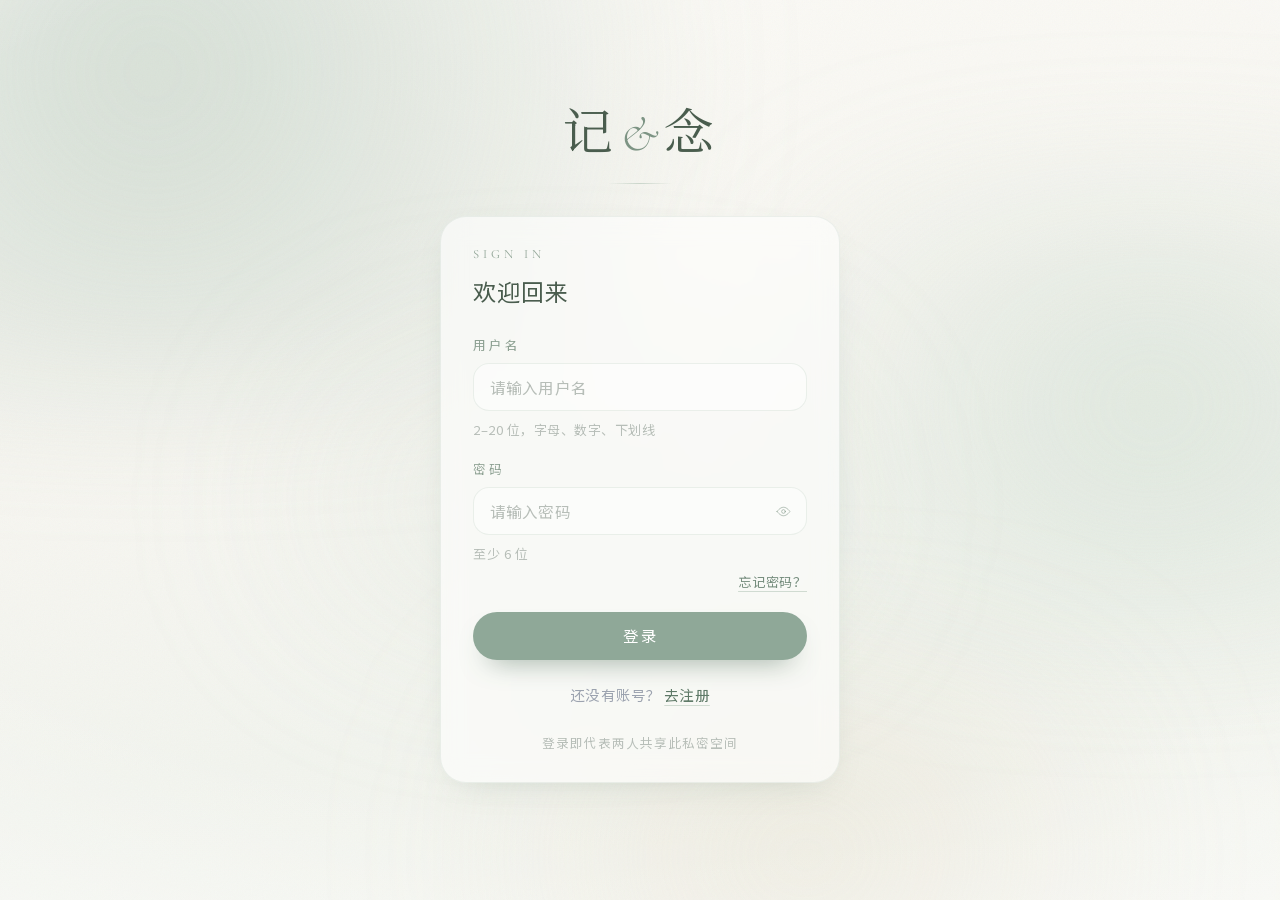
<file: index.html>
<!doctype html>
<html lang="zh-CN">
  <head>
    <meta charset="UTF-8" />
    <meta
      name="viewport"
      content="width=device-width, initial-scale=1.0, viewport-fit=cover, maximum-scale=1.0, user-scalable=no, interactive-widget=resizes-content"
    />
    <meta name="theme-color" content="#FAF9F5" />
    <title>记念</title>

    <!-- 添加到主屏幕：安卓走 manifest，iOS 走下面三个 apple 前缀的 meta -->
    <link rel="manifest" href="./manifest.webmanifest" />
    <link rel="icon" type="image/png" sizes="64x64" href="./icons/favicon-64.png" />
    <link rel="apple-touch-icon" sizes="180x180" href="./icons/apple-touch-icon.png" />
    <meta name="apple-mobile-web-app-capable" content="yes" />
    <meta name="mobile-web-app-capable" content="yes" />
    <meta name="apple-mobile-web-app-status-bar-style" content="default" />
    <meta name="apple-mobile-web-app-title" content="记念" />
    <meta name="format-detection" content="telephone=no" />
    <script>
      // 在样式表生效前先把主题挂上，否则刷新时会先闪一下默认的雾绿
      try {
        var saved = localStorage.getItem('tyrqsl:theme:v1')
        if (saved && saved !== 'sage') document.documentElement.setAttribute('data-theme', saved)
      } catch (e) {}
    </script>
    <!-- 字体随站点一起发布，不依赖 Google Fonts（国内常被拦，被拦也只是静默退化） -->
    <link rel="stylesheet" href="./fonts/fonts.css" />
    <script type="module" crossorigin src="./assets/index-CtQdkWD7.js"></script>
    <link rel="stylesheet" crossorigin href="./assets/index-BElNeL_6.css">
  </head>
  <body>
    <div id="root"></div>
  </body>
</html>
</file>
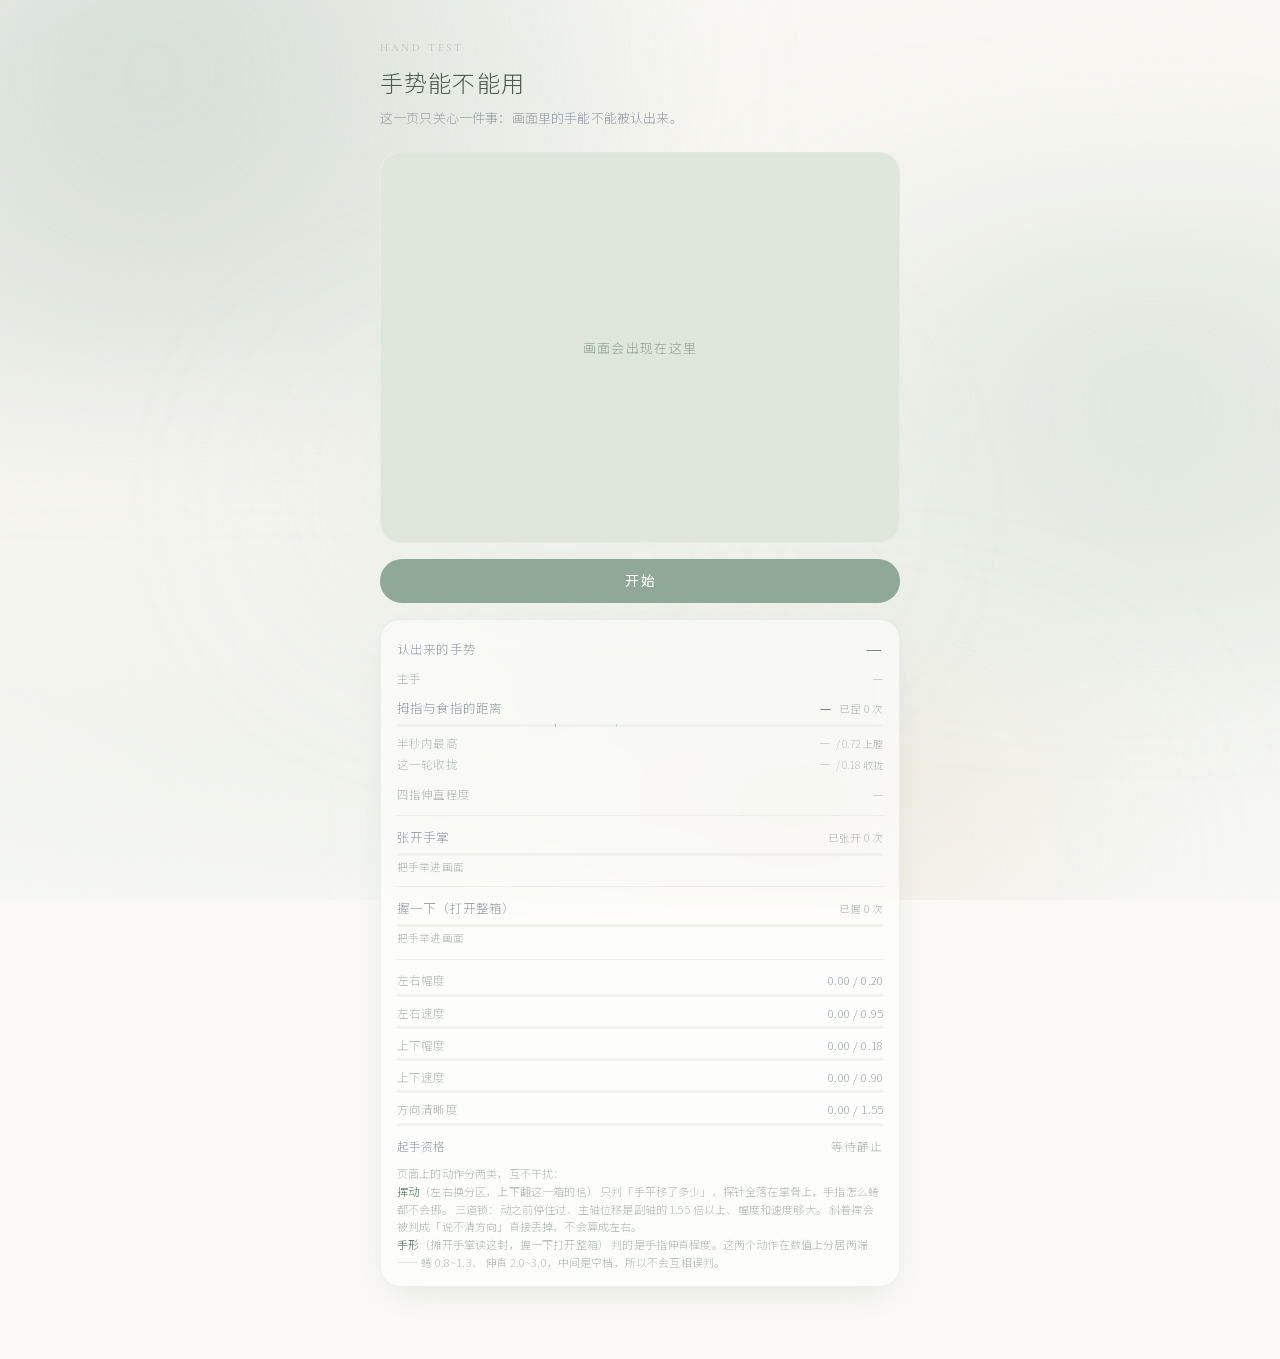
<file: handtest.html>
<!DOCTYPE html>
<html lang="zh-CN">
<head>
<meta charset="UTF-8" />
<meta name="viewport" content="width=device-width, initial-scale=1, viewport-fit=cover" />
<title>手势体检 · 已改版</title>
<style>
  body {
    margin: 0;
    min-height: 100dvh;
    display: flex;
    align-items: center;
    justify-content: center;
    background: linear-gradient(168deg, #faf9f5 0%, #f4f7f2 52%, #e9efe7 100%);
    color: #4a5d4e;
    font-family: "PingFang SC", "Noto Sans SC", "Microsoft YaHei", system-ui, sans-serif;
    font-weight: 300;
    letter-spacing: 0.1em;
    font-size: 14px;
  }
</style>
</head>
<body>
<p>正在打开新的手势页…</p>
<script>
  /* 这一页是第一版手写的体检页，已经换成 App 里真正的那个页面。
     保留文件是为了让收藏过 / 分享过的旧链接不至于 404。 */
  location.replace('./index.html#/handtest');
</script>
</body>
</html>
</file>
<file: fonts/fonts.css>
/*
 * 自托管字体 —— 这是「手机和 iPad 看起来不一样」的根治办法。
 *
 * 起因：iOS / iPadOS 自带苹方（PingFang SC）和宋体（Songti SC），
 * 安卓没有，会掉到 Roboto + 系统黑体，字形、字重、字宽全都不同；
 * 标题本来要的是宋体气质，安卓上常常落成黑体。同一份界面两种观感。
 *
 * 做法：思源黑体 / 思源宋体（Noto Sans SC / Noto Serif SC）随站点发布，
 * 但 **排在苹方、宋体之后**。于是：
 *   · iOS / iPadOS / macOS 命中系统字体 → 一个字节都不下载，观感完全不变
 *   · 安卓 / Windows 命中这两套 → 字形气质对齐苹方与宋体
 *
 * 分片：按 unicode-range 切成一百多片（Google Fonts 官方切法），
 * 浏览器只下载页面里真正用到的字所在的那几片，通常 3–8 个文件、
 * 一两百 KB，之后走缓存。不要手动合并成大文件，那样首屏反而更慢。
 *
 * 授权：SIL Open Font License 1.1。
 */

@font-face {
  font-family: 'Cormorant Garamond';
  font-style: normal;
  font-weight: 300 500;
  font-display: swap;
  src: url('./cormorant-latin.woff2') format('woff2');
  unicode-range: U+0000-00FF, U+0131, U+0152-0153, U+02BB-02BC, U+02C6, U+02DA,
    U+02DC, U+2000-206F, U+2074, U+20AC, U+2122, U+2191, U+2193, U+2212, U+2215,
    U+FEFF, U+FFFD;
}

@font-face {
  font-family: 'Cormorant Garamond';
  font-style: italic;
  font-weight: 300 500;
  font-display: swap;
  src: url('./cormorant-latin-italic.woff2') format('woff2');
  unicode-range: U+0000-00FF, U+0131, U+0152-0153, U+02BB-02BC, U+02C6, U+02DA,
    U+02DC, U+2000-206F, U+2074, U+20AC, U+2122, U+2191, U+2193, U+2212, U+2215,
    U+FEFF, U+FFFD;
}

/* ── 思源黑体：正文 ── */

@font-face {
  font-family: 'Noto Sans SC';
  font-style: normal;
  font-weight: 300 500;
  font-display: swap;
  src: url('./nssc-4.woff2') format('woff2');
  unicode-range: U+1f1e9-1f1f5, U+1f1f7-1f1ff, U+1f21a, U+1f232, U+1f234-1f237, U+1f250-1f251, U+1f300, U+1f302-1f308, U+1f30a-1f311, U+1f315, U+1f319-1f320, U+1f324, U+1f327, U+1f32a, U+1f32c-1f32d, U+1f330-1f357, U+1f359-1f37e;
}

@font-face {
  font-family: 'Noto Sans SC';
  font-style: normal;
  font-weight: 300 500;
  font-display: swap;
  src: url('./nssc-5.woff2') format('woff2');
  unicode-range: U+fee3, U+fef3, U+ff03-ff04, U+ff07, U+ff0a, U+ff17-ff19, U+ff1c-ff1d, U+ff20-ff3a, U+ff3c, U+ff3e-ff5b, U+ff5d, U+ff61-ff65, U+ff67-ff6a, U+ff6c, U+ff6f-ff78, U+ff7a-ff7d, U+ff80-ff84, U+ff86, U+ff89-ff8e, U+ff92, U+ff97-ff9b, U+ff9d-ff9f, U+ffe0-ffe4, U+ffe6, U+ffe9, U+ffeb, U+ffed, U+fffc, U+1f004, U+1f170-1f171, U+1f192-1f195, U+1f198-1f19a, U+1f1e6-1f1e8;
}

@font-face {
  font-family: 'Noto Sans SC';
  font-style: normal;
  font-weight: 300 500;
  font-display: swap;
  src: url('./nssc-6.woff2') format('woff2');
  unicode-range: U+f0a7, U+f0b2, U+f0b7, U+f0c9, U+f0d8, U+f0da, U+f0dc-f0dd, U+f0e0, U+f0e6, U+f0eb, U+f0fc, U+f101, U+f104-f105, U+f107, U+f10b, U+f11b, U+f14b, U+f18a, U+f193, U+f1d6-f1d7, U+f244, U+f27a, U+f296, U+f2ae, U+f471, U+f4b3, U+f610-f611, U+f880-f881, U+f8ec, U+f8f5, U+f8ff, U+f901, U+f90a, U+f92c-f92d, U+f934, U+f937, U+f941, U+f965, U+f967, U+f969, U+f96b, U+f96f, U+f974, U+f978-f979, U+f97e, U+f981, U+f98a, U+f98e, U+f997, U+f99c, U+f9b2, U+f9b5, U+f9ba, U+f9be, U+f9ca, U+f9d0-f9d1, U+f9dd, U+f9e0-f9e1, U+f9e4, U+f9f7, U+fa00-fa01, U+fa08, U+fa0a, U+fa11, U+fb01-fb02, U+fdfc, U+fe0e, U+fe30-fe31, U+fe33-fe44, U+fe49-fe52, U+fe54-fe57, U+fe59-fe66, U+fe68-fe6b, U+fe8e, U+fe92-fe93, U+feae, U+feb8, U+fecb-fecc, U+fee0;
}

@font-face {
  font-family: 'Noto Sans SC';
  font-style: normal;
  font-weight: 300 500;
  font-display: swap;
  src: url('./nssc-21.woff2') format('woff2');
  unicode-range: U+9f83, U+9f85-9f8d, U+9f90-9f91, U+9f94-9f96, U+9f98, U+9f9b-9f9c, U+9f9e, U+9fa0, U+9fa2, U+9ff0-9fff, U+a001, U+a007, U+a025, U+a046-a047, U+a057, U+a072, U+a078-a079, U+a083, U+a085, U+a100, U+a118, U+a132, U+a134, U+a1f4, U+a242, U+a4a6, U+a4aa, U+a4b0-a4b1, U+a4b3, U+a9c1-a9c2, U+ac00-ac01, U+ac04, U+ac08, U+ac10-ac11, U+ac13-ac16, U+ac19, U+ac1c-ac1d, U+ac24, U+ac70-ac71, U+ac74, U+ac77-ac78, U+ac80-ac81, U+ac83, U+ac8c, U+ac90, U+ac9f-aca0, U+aca8-aca9, U+acac, U+acb0, U+acbd, U+acc1, U+acc4, U+ace0-ace1, U+ace4, U+ace8, U+acf3, U+acf5, U+acfc-acfd, U+ad00, U+ad0c, U+ad11, U+ad1c, U+ad34, U+ad50, U+ad64, U+ad6c, U+ad70, U+ad74, U+ad7f, U+ad81, U+ad8c, U+adc0, U+adc8, U+addc, U+ade0, U+adf8-adf9, U+adfc, U+ae00, U+ae08-ae09, U+ae0b, U+ae30, U+ae34, U+ae38, U+ae40, U+ae4a, U+ae4c, U+ae54, U+ae68, U+aebc, U+aed8, U+af2c-af2d;
}

@font-face {
  font-family: 'Noto Sans SC';
  font-style: normal;
  font-weight: 300 500;
  font-display: swap;
  src: url('./nssc-22.woff2') format('woff2');
  unicode-range: U+9e30-9e33, U+9e35-9e3b, U+9e3e, U+9e40-9e44, U+9e46-9e4e, U+9e51, U+9e53, U+9e55-9e58, U+9e5a-9e5c, U+9e5e-9e63, U+9e66-9e6e, U+9e71, U+9e73, U+9e75, U+9e78-9e79, U+9e7c-9e7e, U+9e82, U+9e86-9e88, U+9e8b-9e8c, U+9e90-9e91, U+9e93, U+9e95, U+9e97, U+9e9d, U+9ea4-9ea5, U+9ea9-9eaa, U+9eb4-9eb5, U+9eb8-9eba, U+9ebc-9ebf, U+9ec3, U+9ec9, U+9ecd, U+9ed0, U+9ed2-9ed3, U+9ed5-9ed6, U+9ed9, U+9edc-9edd, U+9edf-9ee0, U+9ee2, U+9ee5, U+9ee7-9eea, U+9eef, U+9ef1, U+9ef3-9ef4, U+9ef6, U+9ef9, U+9efb-9efc, U+9efe, U+9f0b, U+9f0d, U+9f10, U+9f14, U+9f17, U+9f19, U+9f22, U+9f29, U+9f2c, U+9f2f, U+9f31, U+9f37, U+9f39, U+9f3d-9f3e, U+9f41, U+9f4a-9f4b, U+9f51-9f52, U+9f61-9f63, U+9f66-9f67, U+9f80-9f81;
}

@font-face {
  font-family: 'Noto Sans SC';
  font-style: normal;
  font-weight: 300 500;
  font-display: swap;
  src: url('./nssc-23.woff2') format('woff2');
  unicode-range: U+9c82-9c83, U+9c85-9c8c, U+9c8e-9c92, U+9c94-9c9b, U+9c9e-9ca3, U+9ca5-9ca7, U+9ca9, U+9cab, U+9cad-9cae, U+9cb1-9cb7, U+9cb9-9cbd, U+9cbf-9cc0, U+9cc3, U+9cc5-9cc7, U+9cc9-9cd1, U+9cd3-9cda, U+9cdc-9cdd, U+9cdf, U+9ce1-9ce3, U+9ce5, U+9ce9, U+9cee-9cef, U+9cf3-9cf4, U+9cf6, U+9cfc-9cfd, U+9d02, U+9d08-9d09, U+9d12, U+9d1b, U+9d1e, U+9d26, U+9d28, U+9d37, U+9d3b, U+9d3f, U+9d51, U+9d59, U+9d5c-9d5d, U+9d5f-9d61, U+9d6c, U+9d70, U+9d72, U+9d7a, U+9d7e, U+9d84, U+9d89, U+9d8f, U+9d92, U+9daf, U+9db4, U+9db8, U+9dbc, U+9dc4, U+9dc7, U+9dc9, U+9dd7, U+9ddf, U+9df2, U+9df9-9dfa, U+9e0a, U+9e11, U+9e1a, U+9e1e, U+9e20, U+9e22, U+9e28-9e2c, U+9e2e-9e2f;
}

@font-face {
  font-family: 'Noto Sans SC';
  font-style: normal;
  font-weight: 300 500;
  font-display: swap;
  src: url('./nssc-24.woff2') format('woff2');
  unicode-range: U+9a80, U+9a83, U+9a85, U+9a88-9a8a, U+9a8d-9a8e, U+9a90, U+9a92-9a93, U+9a95-9a96, U+9a98-9a99, U+9a9b-9aa2, U+9aa5, U+9aa7, U+9aaf-9ab1, U+9ab5-9ab6, U+9ab9-9aba, U+9ac0-9ac4, U+9ac8, U+9acb-9acc, U+9ace-9acf, U+9ad1-9ad2, U+9ad9, U+9adf, U+9ae1, U+9ae3, U+9aea-9aeb, U+9aed-9aef, U+9af4, U+9af9, U+9afb, U+9b03-9b04, U+9b06, U+9b08, U+9b0d, U+9b0f-9b10, U+9b13, U+9b18, U+9b1a, U+9b1f, U+9b22-9b23, U+9b25, U+9b27-9b28, U+9b2a, U+9b2f, U+9b31-9b32, U+9b3b, U+9b43, U+9b46-9b49, U+9b4d-9b4e, U+9b51, U+9b56, U+9b58, U+9b5a, U+9b5c, U+9b5f, U+9b61-9b62, U+9b6f, U+9b77, U+9b80, U+9b88, U+9b8b, U+9b8e, U+9b91, U+9b9f-9ba0, U+9ba8, U+9baa-9bab, U+9bad-9bae, U+9bb0-9bb1, U+9bb8, U+9bc9-9bca, U+9bd3, U+9bd6, U+9bdb, U+9be8, U+9bf0-9bf1, U+9c02, U+9c10, U+9c15, U+9c24, U+9c2d, U+9c32, U+9c39, U+9c3b, U+9c40, U+9c47-9c49, U+9c53, U+9c57, U+9c64, U+9c72, U+9c77-9c78, U+9c7b, U+9c7f-9c80;
}

@font-face {
  font-family: 'Noto Sans SC';
  font-style: normal;
  font-weight: 300 500;
  font-display: swap;
  src: url('./nssc-25.woff2') format('woff2');
  unicode-range: U+98dd, U+98e1-98e2, U+98e7-98ea, U+98ec, U+98ee-98ef, U+98f2, U+98f4, U+98fc-98fe, U+9903, U+9905, U+9908, U+990a, U+990c-990d, U+9913-9914, U+9918, U+991a-991b, U+991e, U+9921, U+9928, U+992c, U+992e, U+9935, U+9938-9939, U+993d-993e, U+9945, U+994b-994c, U+9951-9952, U+9954-9955, U+9957, U+995e, U+9963, U+9966-9969, U+996b-996c, U+996f, U+9974-9975, U+9977-9979, U+997d-997e, U+9980-9981, U+9983-9984, U+9987, U+998a-998b, U+998d-9991, U+9993-9995, U+9997-9998, U+99a5, U+99ab, U+99ad-99ae, U+99b1, U+99b3-99b4, U+99bc, U+99bf, U+99c1, U+99c3-99c6, U+99cc, U+99d0, U+99d2, U+99d5, U+99db, U+99dd, U+99e1, U+99ed, U+99f1, U+99ff, U+9a01, U+9a03-9a04, U+9a0e-9a0f, U+9a11-9a13, U+9a19, U+9a1b, U+9a28, U+9a2b, U+9a30, U+9a32, U+9a37, U+9a40, U+9a45, U+9a4a, U+9a4d-9a4e, U+9a52, U+9a55, U+9a57, U+9a5a-9a5b, U+9a5f, U+9a62, U+9a65, U+9a69, U+9a6b, U+9a6e, U+9a75, U+9a77-9a7a, U+9a7d;
}

@font-face {
  font-family: 'Noto Sans SC';
  font-style: normal;
  font-weight: 300 500;
  font-display: swap;
  src: url('./nssc-26.woff2') format('woff2');
  unicode-range: U+975b-975c, U+9763, U+9765-9766, U+976c-976d, U+9773, U+9776, U+977a, U+977c, U+9784-9785, U+978e-978f, U+9791-9792, U+9794-9795, U+9798, U+979a, U+979e, U+97a3, U+97a5-97a6, U+97a8, U+97ab-97ac, U+97ae-97af, U+97b2, U+97b4, U+97c6, U+97cb-97cc, U+97d3, U+97d8, U+97dc, U+97e1, U+97ea-97eb, U+97ee, U+97fb, U+97fe-97ff, U+9801-9803, U+9805-9806, U+9808, U+980c, U+9810-9814, U+9817-9818, U+981e, U+9820-9821, U+9824, U+9828, U+982b-982d, U+9830, U+9834, U+9838-9839, U+983c, U+9846, U+984d-984f, U+9851-9852, U+9854-9855, U+9857-9858, U+985a-985b, U+9862-9863, U+9865, U+9867, U+986b, U+986f-9871, U+9877-9878, U+987c, U+9880, U+9883, U+9885, U+9889, U+988b-988f, U+9893-9895, U+9899-989b, U+989e-989f, U+98a1-98a2, U+98a5-98a7, U+98a9, U+98af, U+98b1, U+98b6, U+98ba, U+98be, U+98c3-98c4, U+98c6-98c8, U+98cf-98d6, U+98da-98db;
}

@font-face {
  font-family: 'Noto Sans SC';
  font-style: normal;
  font-weight: 300 500;
  font-display: swap;
  src: url('./nssc-27.woff2') format('woff2');
  unicode-range: U+95c4-95ca, U+95cc-95cd, U+95d4-95d6, U+95d8, U+95e1-95e2, U+95e9, U+95f0-95f1, U+95f3, U+95f6, U+95fc, U+95fe-95ff, U+9602-9604, U+9606-960d, U+960f, U+9611-9613, U+9615-9617, U+9619-961b, U+961d, U+9621, U+9628, U+962f, U+963c-963e, U+9641-9642, U+9649, U+9654, U+965b-965f, U+9661, U+9663, U+9665, U+9667-9668, U+966c, U+9670, U+9672-9674, U+9678, U+967a, U+967d, U+9682, U+9685, U+9688, U+968a, U+968d-968e, U+9695, U+9697-9698, U+969e, U+96a0, U+96a3-96a4, U+96a8, U+96aa, U+96b0-96b1, U+96b3-96b4, U+96b7-96b9, U+96bb-96bd, U+96c9, U+96cb, U+96ce, U+96d1-96d2, U+96d6, U+96d9, U+96db-96dc, U+96de, U+96e0, U+96e3, U+96e9, U+96eb, U+96f0-96f2, U+96f9, U+96ff, U+9701-9702, U+9705, U+9708, U+970a, U+970e-970f, U+9711, U+9719, U+9727, U+972a, U+972d, U+9730, U+973d, U+9742, U+9744, U+9748-9749, U+9750-9751, U+975a;
}

@font-face {
  font-family: 'Noto Sans SC';
  font-style: normal;
  font-weight: 300 500;
  font-display: swap;
  src: url('./nssc-28.woff2') format('woff2');
  unicode-range: U+94f5, U+94f7, U+94f9, U+94fb-94fd, U+94ff, U+9503-9504, U+9506-9507, U+9509-950a, U+950d-950f, U+9511-9518, U+951a-9520, U+9522, U+9528-952d, U+9530-953a, U+953c-953f, U+9543-9546, U+9548-9550, U+9552-9555, U+9557-955b, U+955d-9568, U+956a-956d, U+9570-9574, U+9583, U+9586, U+9589, U+958e-958f, U+9591-9592, U+9594, U+9598-9599, U+959e-95a0, U+95a2-95a6, U+95a8-95b2, U+95b4, U+95b8-95c3;
}

@font-face {
  font-family: 'Noto Sans SC';
  font-style: normal;
  font-weight: 300 500;
  font-display: swap;
  src: url('./nssc-29.woff2') format('woff2');
  unicode-range: U+941c-942b, U+942d-942e, U+9432-9433, U+9435, U+9438, U+943a, U+943e, U+9444, U+944a, U+9451-9452, U+945a, U+9462-9463, U+9465, U+9470-9487, U+948a-9492, U+9494-9498, U+949a, U+949c-949d, U+94a1, U+94a3-94a4, U+94a8, U+94aa-94ad, U+94af, U+94b2, U+94b4-94ba, U+94bc-94c0, U+94c4, U+94c6-94db, U+94de-94ec, U+94ee-94f1, U+94f3;
}

@font-face {
  font-family: 'Noto Sans SC';
  font-style: normal;
  font-weight: 300 500;
  font-display: swap;
  src: url('./nssc-30.woff2') format('woff2');
  unicode-range: U+92ec-92ed, U+92f0, U+92f3, U+92f8, U+92fc, U+9304, U+9306, U+9310, U+9312, U+9315, U+9318, U+931a, U+931e, U+9320-9322, U+9324, U+9326-9329, U+932b-932c, U+932f, U+9331-9332, U+9335-9336, U+933e, U+9340-9341, U+934a-9360, U+9362-9363, U+9365-936b, U+936e, U+9375, U+937e, U+9382, U+938a, U+938c, U+938f, U+9393-9394, U+9396-9397, U+939a, U+93a2, U+93a7, U+93ac-93cd, U+93d0-93d1, U+93d6-93d8, U+93de-93df, U+93e1-93e2, U+93e4, U+93f8, U+93fb, U+93fd, U+940e-941a;
}

@font-face {
  font-family: 'Noto Sans SC';
  font-style: normal;
  font-weight: 300 500;
  font-display: swap;
  src: url('./nssc-31.woff2') format('woff2');
  unicode-range: U+9163-9164, U+9169, U+9170, U+9172, U+9174, U+9179-917a, U+917d-917e, U+9182-9183, U+9185, U+918c-918d, U+9190-9191, U+919a, U+919c, U+91a1-91a4, U+91a8, U+91aa-91af, U+91b4-91b5, U+91b8, U+91ba, U+91be, U+91c0-91c1, U+91c6, U+91c8, U+91cb, U+91d0, U+91d2, U+91d7-91d8, U+91dd, U+91e3, U+91e6-91e7, U+91ed, U+91f0, U+91f5, U+91f9, U+9200, U+9205, U+9207-920a, U+920d-920e, U+9210, U+9214-9215, U+921c, U+921e, U+9221, U+9223-9227, U+9229-922a, U+922d, U+9234-9235, U+9237, U+9239-923a, U+923c-9240, U+9244-9246, U+9249, U+924e-924f, U+9251, U+9253, U+9257, U+925b, U+925e, U+9262, U+9264-9266, U+9268, U+926c, U+926f, U+9271, U+927b, U+927e, U+9280, U+9283, U+9285-928a, U+928e, U+9291, U+9293, U+9296, U+9298, U+929c-929d, U+92a8, U+92ab-92ae, U+92b3, U+92b6-92b7, U+92b9, U+92c1, U+92c5-92c6, U+92c8, U+92cc, U+92d0, U+92d2, U+92e4, U+92ea;
}

@font-face {
  font-family: 'Noto Sans SC';
  font-style: normal;
  font-weight: 300 500;
  font-display: swap;
  src: url('./nssc-32.woff2') format('woff2');
  unicode-range: U+9004, U+900b, U+9011, U+9015-9016, U+901e, U+9021, U+9026, U+902d, U+902f, U+9031, U+9035-9036, U+9039-903a, U+9041, U+9044-9046, U+904a, U+904f-9052, U+9054-9055, U+9058-9059, U+905b-905e, U+9060-9062, U+9068-9069, U+906f, U+9072, U+9074, U+9076-907a, U+907c-907d, U+9081, U+9083, U+9085, U+9087-908b, U+908f, U+9095, U+9097, U+9099-909b, U+909d, U+90a0-90a1, U+90a8-90a9, U+90ac, U+90b0, U+90b2-90b4, U+90b6, U+90b8, U+90ba, U+90bd-90be, U+90c3-90c5, U+90c7-90c8, U+90cf-90d0, U+90d3, U+90d5, U+90d7, U+90da-90dc, U+90de, U+90e2, U+90e4, U+90e6-90e7, U+90ea-90eb, U+90ef, U+90f4-90f5, U+90f7, U+90fe-9100, U+9104, U+9109, U+910c, U+9112, U+9114-9115, U+9118, U+911c, U+911e, U+9120, U+9122-9123, U+9127, U+912d, U+912f-9132, U+9139-913a, U+9143, U+9146, U+9149-914a, U+914c, U+914e-9150, U+9154, U+9157, U+915a, U+915d-915e, U+9161-9162;
}

@font-face {
  font-family: 'Noto Sans SC';
  font-style: normal;
  font-weight: 300 500;
  font-display: swap;
  src: url('./nssc-33.woff2') format('woff2');
  unicode-range: U+8e41-8e42, U+8e47, U+8e49-8e4b, U+8e50-8e53, U+8e59-8e5a, U+8e5f-8e60, U+8e64, U+8e69, U+8e6c, U+8e70, U+8e74, U+8e76, U+8e7a-8e7c, U+8e7f, U+8e84-8e85, U+8e87, U+8e89, U+8e8b, U+8e8d, U+8e8f-8e90, U+8e94, U+8e99, U+8e9c, U+8e9e, U+8eaa, U+8eac, U+8eb0, U+8eb6, U+8ec0, U+8ec6, U+8eca-8ece, U+8ed2, U+8eda, U+8edf, U+8ee2, U+8eeb, U+8ef8, U+8efb-8efe, U+8f03, U+8f09, U+8f0b, U+8f12-8f15, U+8f1b, U+8f1d, U+8f1f, U+8f29-8f2a, U+8f2f, U+8f36, U+8f38, U+8f3b, U+8f3e-8f3f, U+8f44-8f45, U+8f49, U+8f4d-8f4e, U+8f5f, U+8f6b, U+8f6d, U+8f71-8f73, U+8f75-8f76, U+8f78-8f7a, U+8f7c, U+8f7e, U+8f81-8f82, U+8f84, U+8f87, U+8f8a-8f8b, U+8f8d-8f8f, U+8f94-8f95, U+8f97-8f9a, U+8fa6, U+8fad-8faf, U+8fb2, U+8fb5-8fb7, U+8fba-8fbc, U+8fbf, U+8fc2, U+8fcb, U+8fcd, U+8fd3, U+8fd5, U+8fd7, U+8fda, U+8fe2-8fe5, U+8fe8-8fe9, U+8fee, U+8ff3-8ff4, U+8ff8, U+8ffa;
}

@font-face {
  font-family: 'Noto Sans SC';
  font-style: normal;
  font-weight: 300 500;
  font-display: swap;
  src: url('./nssc-34.woff2') format('woff2');
  unicode-range: U+8cbd, U+8cbf-8cc4, U+8cc7-8cc8, U+8cca, U+8ccd, U+8cd1, U+8cd3, U+8cdb-8cdc, U+8cde, U+8ce0, U+8ce2-8ce4, U+8ce6-8ce8, U+8cea, U+8ced, U+8cf4, U+8cf8, U+8cfa, U+8cfc-8cfd, U+8d04-8d05, U+8d07-8d08, U+8d0a, U+8d0d, U+8d0f, U+8d13-8d14, U+8d16, U+8d1b, U+8d20, U+8d30, U+8d32-8d33, U+8d36, U+8d3b, U+8d3d, U+8d40, U+8d42-8d43, U+8d45-8d46, U+8d48-8d4a, U+8d4d, U+8d51, U+8d53, U+8d55, U+8d59, U+8d5c-8d5d, U+8d5f, U+8d61, U+8d66-8d67, U+8d6a, U+8d6d, U+8d71, U+8d73, U+8d84, U+8d90-8d91, U+8d94-8d95, U+8d99, U+8da8, U+8daf, U+8db1, U+8db5, U+8db8, U+8dba, U+8dbc, U+8dbf, U+8dc2, U+8dc4, U+8dc6, U+8dcb, U+8dce-8dcf, U+8dd6-8dd7, U+8dda-8ddb, U+8dde, U+8de1, U+8de3-8de4, U+8de9, U+8deb-8dec, U+8df0-8df1, U+8df6-8dfd, U+8e05, U+8e07, U+8e09-8e0a, U+8e0c, U+8e0e, U+8e10, U+8e14, U+8e1d-8e1f, U+8e23, U+8e26, U+8e2b-8e31, U+8e34-8e35, U+8e39-8e3a, U+8e3d, U+8e40;
}

@font-face {
  font-family: 'Noto Sans SC';
  font-style: normal;
  font-weight: 300 500;
  font-display: swap;
  src: url('./nssc-35.woff2') format('woff2');
  unicode-range: U+8b80, U+8b83, U+8b8a, U+8b8c, U+8b90, U+8b93, U+8b99-8b9a, U+8ba0, U+8ba3, U+8ba5-8ba7, U+8baa-8bac, U+8bb4-8bb5, U+8bb7, U+8bb9, U+8bc2-8bc3, U+8bc5, U+8bcb-8bcc, U+8bce-8bd0, U+8bd2-8bd4, U+8bd6, U+8bd8-8bd9, U+8bdc, U+8bdf, U+8be3-8be4, U+8be7-8be9, U+8beb-8bec, U+8bee, U+8bf0, U+8bf2-8bf3, U+8bf6, U+8bf9, U+8bfc-8bfd, U+8bff-8c00, U+8c02, U+8c04, U+8c06-8c07, U+8c0c, U+8c0f, U+8c11-8c12, U+8c14-8c1b, U+8c1d-8c21, U+8c24-8c25, U+8c27, U+8c2a-8c2c, U+8c2e-8c30, U+8c32-8c36, U+8c3f, U+8c47-8c4c, U+8c4e-8c50, U+8c54-8c56, U+8c62, U+8c68, U+8c6c, U+8c73, U+8c78, U+8c7a, U+8c82, U+8c85, U+8c89-8c8a, U+8c8d-8c8e, U+8c90, U+8c93-8c94, U+8c98, U+8c9d-8c9e, U+8ca0-8ca2, U+8ca7-8cac, U+8caf-8cb0, U+8cb3-8cb4, U+8cb6-8cb9, U+8cbb-8cbc;
}

@font-face {
  font-family: 'Noto Sans SC';
  font-style: normal;
  font-weight: 300 500;
  font-display: swap;
  src: url('./nssc-36.woff2') format('woff2');
  unicode-range: U+8a15-8a18, U+8a1a-8a1b, U+8a1d, U+8a1f, U+8a22-8a23, U+8a25, U+8a2b, U+8a2d, U+8a31, U+8a33-8a34, U+8a36-8a38, U+8a3a, U+8a3c, U+8a3e, U+8a40-8a41, U+8a46, U+8a48, U+8a50, U+8a52, U+8a54-8a55, U+8a58, U+8a5b, U+8a5d-8a63, U+8a66, U+8a69-8a6b, U+8a6d-8a6e, U+8a70, U+8a72-8a73, U+8a7a, U+8a85, U+8a87, U+8a8a, U+8a8c-8a8d, U+8a90-8a92, U+8a95, U+8a98, U+8aa0-8aa1, U+8aa3-8aa6, U+8aa8-8aa9, U+8aac-8aae, U+8ab0, U+8ab2, U+8ab8-8ab9, U+8abc, U+8abe-8abf, U+8ac7, U+8acf, U+8ad2, U+8ad6-8ad7, U+8adb-8adc, U+8adf, U+8ae1, U+8ae6-8ae8, U+8aeb, U+8aed-8aee, U+8af1, U+8af3-8af4, U+8af7-8af8, U+8afa, U+8afe, U+8b00-8b02, U+8b07, U+8b0a, U+8b0c, U+8b0e, U+8b10, U+8b17, U+8b19, U+8b1b, U+8b1d, U+8b20-8b21, U+8b26, U+8b28, U+8b2c, U+8b33, U+8b39, U+8b3e-8b3f, U+8b41, U+8b45, U+8b49, U+8b4c, U+8b4f, U+8b57-8b58, U+8b5a, U+8b5c, U+8b5e, U+8b60, U+8b6c, U+8b6f-8b70, U+8b72, U+8b74, U+8b77, U+8b7d;
}

@font-face {
  font-family: 'Noto Sans SC';
  font-style: normal;
  font-weight: 300 500;
  font-display: swap;
  src: url('./nssc-37.woff2') format('woff2');
  unicode-range: U+8882, U+8884-8886, U+8888, U+888f, U+8892-8893, U+889b, U+88a2, U+88a4, U+88a6, U+88a8, U+88aa, U+88ae, U+88b1, U+88b4, U+88b7, U+88bc, U+88c0, U+88c6-88c9, U+88ce-88cf, U+88d1-88d3, U+88d8, U+88db-88dd, U+88df, U+88e1-88e3, U+88e5, U+88e8, U+88ec, U+88f0-88f1, U+88f3-88f4, U+88fc-88fe, U+8900, U+8902, U+8906-8907, U+8909-890c, U+8912-8915, U+8918-891b, U+8921, U+8925, U+892b, U+8930, U+8932, U+8934, U+8936, U+893b, U+893d, U+8941, U+894c, U+8955-8956, U+8959, U+895c, U+895e-8960, U+8966, U+896a, U+896c, U+896f-8970, U+8972, U+897b, U+897e, U+8980, U+8983, U+8985, U+8987-8988, U+898c, U+898f, U+8993, U+8997, U+899a, U+89a1, U+89a7, U+89a9-89aa, U+89b2-89b3, U+89b7, U+89c0, U+89c7, U+89ca-89cc, U+89ce-89d1, U+89d6, U+89da, U+89dc, U+89de, U+89e5, U+89e7, U+89eb, U+89ef, U+89f1, U+89f3-89f4, U+89f8, U+89ff, U+8a01-8a03, U+8a07-8a0a, U+8a0e-8a0f, U+8a13;
}

@font-face {
  font-family: 'Noto Sans SC';
  font-style: normal;
  font-weight: 300 500;
  font-display: swap;
  src: url('./nssc-38.woff2') format('woff2');
  unicode-range: U+86f4, U+86f8-86f9, U+86fb, U+86fe, U+8703, U+8706-870a, U+870d, U+8711-8713, U+871a, U+871e, U+8722-8723, U+8725, U+8729, U+872e, U+8731, U+8734, U+8737, U+873a-873b, U+873e-8740, U+8742, U+8747-8748, U+8753, U+8755, U+8757-8758, U+875d, U+875f, U+8762-8766, U+8768, U+876e, U+8770, U+8772, U+8775, U+8778, U+877b-877e, U+8782, U+8785, U+8788, U+878b, U+8793, U+8797, U+879a, U+879e-87a0, U+87a2-87a3, U+87a8, U+87ab-87ad, U+87af, U+87b3, U+87b5, U+87bd, U+87c0, U+87c4, U+87c6, U+87ca-87cb, U+87d1-87d2, U+87db-87dc, U+87de, U+87e0, U+87e5, U+87ea, U+87ec, U+87ee, U+87f2-87f3, U+87fb, U+87fd-87fe, U+8802-8803, U+8805, U+880a-880b, U+880d, U+8813-8816, U+8819, U+881b, U+881f, U+8821, U+8823, U+8831-8832, U+8835-8836, U+8839, U+883b-883c, U+8844, U+8846, U+884a, U+884e, U+8852-8853, U+8855, U+8859, U+885b, U+885d-885e, U+8862, U+8864, U+8869-886a, U+886e-886f, U+8872, U+8879, U+887d-887f;
}

@font-face {
  font-family: 'Noto Sans SC';
  font-style: normal;
  font-weight: 300 500;
  font-display: swap;
  src: url('./nssc-39.woff2') format('woff2');
  unicode-range: U+8548, U+854e, U+8553, U+8556-8557, U+8559, U+855e, U+8561, U+8564-8565, U+8568-856a, U+856d, U+856f-8570, U+8572, U+8576, U+8579-857b, U+8580, U+8585-8586, U+8588, U+858a, U+858f, U+8591, U+8594, U+8599, U+859c, U+85a2, U+85a4, U+85a6, U+85a8-85a9, U+85ab-85ac, U+85ae, U+85b7-85b9, U+85be, U+85c1, U+85c7, U+85cd, U+85d0, U+85d3, U+85d5, U+85dc-85dd, U+85df-85e0, U+85e5-85e6, U+85e8-85ea, U+85f4, U+85f9, U+85fe-85ff, U+8602, U+8605-8607, U+860a-860b, U+8616, U+8618, U+861a, U+8627, U+8629, U+862d, U+8638, U+863c, U+863f, U+864d, U+864f, U+8652-8655, U+865b-865c, U+865f, U+8662, U+8667, U+866c, U+866e, U+8671, U+8675, U+867a-867c, U+867f, U+868b, U+868d, U+8693, U+869c-869d, U+86a1, U+86a3-86a4, U+86a7-86a9, U+86ac, U+86af-86b1, U+86b4-86b6, U+86ba, U+86c0, U+86c4, U+86c6, U+86c9-86ca, U+86cd-86d1, U+86d4, U+86d8, U+86de-86df, U+86e4, U+86e6, U+86e9, U+86ed, U+86ef-86f3;
}

@font-face {
  font-family: 'Noto Sans SC';
  font-style: normal;
  font-weight: 300 500;
  font-display: swap;
  src: url('./nssc-40.woff2') format('woff2');
  unicode-range: U+83c5, U+83c8-83c9, U+83cb, U+83d1, U+83d3-83d6, U+83d8, U+83db, U+83dd, U+83df, U+83e1, U+83e5, U+83ea-83eb, U+83f0, U+83f4, U+83f8-83f9, U+83fb, U+83fd, U+83ff, U+8401, U+8406, U+840a-840b, U+840f, U+8411, U+8418, U+841c, U+8420, U+8422-8424, U+8426, U+8429, U+842c, U+8438-8439, U+843b-843c, U+843f, U+8446-8447, U+8449, U+844e, U+8451-8452, U+8456, U+8459-845a, U+845c, U+8462, U+8466, U+846d, U+846f-8470, U+8473, U+8476-8478, U+847a, U+847d, U+8484-8485, U+8487, U+8489, U+848c, U+848e, U+8490, U+8493-8494, U+8497, U+849b, U+849e-849f, U+84a1, U+84a5, U+84a8, U+84af, U+84b4, U+84b9-84bf, U+84c1-84c2, U+84c5-84c7, U+84ca-84cb, U+84cd, U+84d0-84d1, U+84d3, U+84d6, U+84df-84e0, U+84e2-84e3, U+84e5-84e7, U+84ee, U+84f3, U+84f6, U+84fa, U+84fc, U+84ff-8500, U+850c, U+8511, U+8514-8515, U+8517-8518, U+851f, U+8523, U+8525-8526, U+8529, U+852b, U+852d, U+8532, U+8534-8535, U+8538-853a, U+853c, U+8543, U+8545;
}

@font-face {
  font-family: 'Noto Sans SC';
  font-style: normal;
  font-weight: 300 500;
  font-display: swap;
  src: url('./nssc-41.woff2') format('woff2');
  unicode-range: U+82bc, U+82be, U+82c0-82c2, U+82c4-82c8, U+82ca-82cc, U+82ce, U+82d0, U+82d2-82d3, U+82d5-82d6, U+82d8-82d9, U+82dc-82de, U+82e0-82e4, U+82e7, U+82e9-82eb, U+82ed-82ee, U+82f3-82f4, U+82f7-82f8, U+82fa-8301, U+8306-8308, U+830c-830d, U+830f, U+8311, U+8313-8315, U+8318, U+831a-831b, U+831d, U+8324, U+8327, U+832a, U+832c-832d, U+832f, U+8331-8334, U+833a-833c, U+8340, U+8343-8345, U+8347-8348, U+834a, U+834c, U+834f, U+8351, U+8356, U+8358-835c, U+835e, U+8360, U+8364-8366, U+8368-836a, U+836c-836e, U+8373, U+8378, U+837b-837d, U+837f-8380, U+8382, U+8388, U+838a-838b, U+8392, U+8394, U+8396, U+8398-8399, U+839b-839c, U+83a0, U+83a2-83a3, U+83a8-83aa, U+83ae-83b0, U+83b3-83b4, U+83b6, U+83b8, U+83ba, U+83bc-83bd, U+83bf-83c0, U+83c2;
}

@font-face {
  font-family: 'Noto Sans SC';
  font-style: normal;
  font-weight: 300 500;
  font-display: swap;
  src: url('./nssc-42.woff2') format('woff2');
  unicode-range: U+8166-8169, U+816b, U+816d, U+8171, U+8173-8174, U+8178, U+817c-817d, U+8182, U+8188, U+8191, U+8198-819b, U+81a0, U+81a3, U+81a5-81a6, U+81a9, U+81b6, U+81ba-81bb, U+81bd, U+81bf, U+81c1, U+81c3, U+81c6, U+81c9-81ca, U+81cc-81cd, U+81d1, U+81d3-81d4, U+81d8, U+81db-81dc, U+81de-81df, U+81e5, U+81e7-81e9, U+81eb-81ec, U+81ee-81ef, U+81f5, U+81f8, U+81fa, U+81fc, U+81fe, U+8200-8202, U+8204, U+8208-820a, U+820e-8210, U+8216-8218, U+821b-821c, U+8221-8224, U+8226-8228, U+822b, U+822d, U+822f, U+8232-8234, U+8237-8238, U+823a-823b, U+823e, U+8244, U+8249, U+824b, U+824f, U+8259-825a, U+825f, U+8266, U+8268, U+826e, U+8271, U+8276-8279, U+827d, U+827f, U+8283-8284, U+8288-828a, U+828d-8291, U+8293-8294, U+8296-8298, U+829f-82a1, U+82a3-82a4, U+82a7-82ab, U+82ae, U+82b0, U+82b2, U+82b4-82b6;
}

@font-face {
  font-family: 'Noto Sans SC';
  font-style: normal;
  font-weight: 300 500;
  font-display: swap;
  src: url('./nssc-43.woff2') format('woff2');
  unicode-range: U+8016, U+8018-8019, U+801c, U+801e, U+8026-802a, U+8031, U+8034-8035, U+8037, U+8043, U+804b, U+804d, U+8052, U+8056, U+8059, U+805e, U+8061, U+8068-8069, U+806e-8074, U+8076-8078, U+807c-8080, U+8082, U+8084-8085, U+8088, U+808f, U+8093, U+809c, U+809f, U+80ab, U+80ad-80ae, U+80b1, U+80b6-80b8, U+80bc-80bd, U+80c2, U+80c4, U+80ca, U+80cd, U+80d1, U+80d4, U+80d7, U+80d9-80db, U+80dd, U+80e0, U+80e4-80e5, U+80e7-80ed, U+80ef-80f1, U+80f3-80f4, U+80fc, U+8101, U+8104-8105, U+8107-8108, U+810c-810e, U+8112-8115, U+8117-8119, U+811b-811f, U+8121-8130, U+8132-8134, U+8137, U+8139, U+813f-8140, U+8142, U+8146, U+8148, U+814d-814e, U+8151, U+8153, U+8158-815a, U+815e, U+8160;
}

@font-face {
  font-family: 'Noto Sans SC';
  font-style: normal;
  font-weight: 300 500;
  font-display: swap;
  src: url('./nssc-44.woff2') format('woff2');
  unicode-range: U+7ef0-7ef2, U+7ef6, U+7efa-7efb, U+7efe, U+7f01-7f04, U+7f08, U+7f0a-7f12, U+7f17, U+7f19, U+7f1b-7f1c, U+7f1f, U+7f21-7f23, U+7f25-7f28, U+7f2a-7f33, U+7f35-7f37, U+7f3d, U+7f42, U+7f44-7f45, U+7f4c-7f4d, U+7f52, U+7f54, U+7f58-7f59, U+7f5d, U+7f5f-7f61, U+7f63, U+7f65, U+7f68, U+7f70-7f71, U+7f73-7f75, U+7f77, U+7f79, U+7f7d-7f7e, U+7f85-7f86, U+7f88-7f89, U+7f8b-7f8c, U+7f90-7f91, U+7f94-7f96, U+7f98-7f9b, U+7f9d, U+7f9f, U+7fa3, U+7fa7-7fa9, U+7fac-7fb2, U+7fb4, U+7fb6, U+7fb8, U+7fbc, U+7fbf-7fc0, U+7fc3, U+7fca, U+7fcc, U+7fce, U+7fd2, U+7fd5, U+7fd9-7fdb, U+7fdf, U+7fe3, U+7fe5-7fe7, U+7fe9, U+7feb-7fec, U+7fee-7fef, U+7ff1, U+7ff3-7ff4, U+7ff9-7ffa, U+7ffe, U+8004, U+8006, U+800b, U+800e, U+8011-8012, U+8014;
}

@font-face {
  font-family: 'Noto Sans SC';
  font-style: normal;
  font-weight: 300 500;
  font-display: swap;
  src: url('./nssc-45.woff2') format('woff2');
  unicode-range: U+7dd2, U+7dd4, U+7dd6-7dd8, U+7dda-7de0, U+7de2-7de6, U+7de8-7ded, U+7def, U+7df1-7df5, U+7df7, U+7df9, U+7dfb-7dfc, U+7dfe-7e02, U+7e04, U+7e08-7e0b, U+7e12, U+7e1b, U+7e1e, U+7e20, U+7e22-7e23, U+7e26, U+7e29, U+7e2b, U+7e2e-7e2f, U+7e31, U+7e37, U+7e39-7e3e, U+7e40, U+7e43-7e44, U+7e46-7e47, U+7e4a-7e4b, U+7e4d-7e4e, U+7e51, U+7e54-7e56, U+7e58-7e5b, U+7e5d-7e5e, U+7e61, U+7e66-7e67, U+7e69-7e6b, U+7e6d, U+7e70, U+7e73, U+7e77, U+7e79, U+7e7b-7e7d, U+7e81-7e82, U+7e8c-7e8d, U+7e8f, U+7e92-7e94, U+7e96, U+7e98, U+7e9a-7e9c, U+7e9e-7e9f, U+7ea1, U+7ea3, U+7ea5, U+7ea8-7ea9, U+7eab, U+7ead-7eae, U+7eb0, U+7ebb, U+7ebe, U+7ec0-7ec2, U+7ec9, U+7ecb-7ecc, U+7ed0, U+7ed4, U+7ed7, U+7edb, U+7ee0-7ee2, U+7ee5-7ee6, U+7ee8, U+7eeb;
}

@font-face {
  font-family: 'Noto Sans SC';
  font-style: normal;
  font-weight: 300 500;
  font-display: swap;
  src: url('./nssc-46.woff2') format('woff2');
  unicode-range: U+7ce8, U+7cec, U+7cf0, U+7cf5-7cf9, U+7cfc, U+7cfe, U+7d00, U+7d04-7d0b, U+7d0d, U+7d10-7d14, U+7d17-7d19, U+7d1b-7d1f, U+7d21, U+7d24-7d26, U+7d28-7d2a, U+7d2c-7d2e, U+7d30-7d31, U+7d33, U+7d35-7d36, U+7d38-7d3a, U+7d40, U+7d42-7d44, U+7d46, U+7d4b-7d4c, U+7d4f, U+7d51, U+7d54-7d56, U+7d58, U+7d5b-7d5c, U+7d5e, U+7d61-7d63, U+7d66, U+7d68, U+7d6a-7d6c, U+7d6f, U+7d71-7d73, U+7d75-7d77, U+7d79-7d7a, U+7d7e, U+7d81, U+7d84-7d8b, U+7d8d, U+7d8f, U+7d91, U+7d94, U+7d96, U+7d98-7d9a, U+7d9c-7da0, U+7da2, U+7da6, U+7daa-7db1, U+7db4-7db8, U+7dba-7dbf, U+7dc1, U+7dc4, U+7dc7-7dc8, U+7dca-7dcd, U+7dcf, U+7dd1;
}

@font-face {
  font-family: 'Noto Sans SC';
  font-style: normal;
  font-weight: 300 500;
  font-display: swap;
  src: url('./nssc-47.woff2') format('woff2');
  unicode-range: U+7bd3-7bd4, U+7bd9-7bda, U+7bdd, U+7be0-7be1, U+7be4-7be6, U+7be9-7bea, U+7bef, U+7bf4, U+7bf6, U+7bfc, U+7bfe, U+7c01, U+7c03, U+7c07-7c08, U+7c0a-7c0d, U+7c0f, U+7c11, U+7c15-7c16, U+7c19, U+7c1e-7c21, U+7c23-7c24, U+7c26, U+7c28-7c33, U+7c35, U+7c37-7c3b, U+7c3d-7c3e, U+7c40-7c41, U+7c43, U+7c47-7c48, U+7c4c, U+7c50, U+7c53-7c54, U+7c59, U+7c5f-7c60, U+7c63-7c65, U+7c6c, U+7c6e, U+7c72, U+7c74, U+7c79-7c7a, U+7c7c, U+7c81-7c82, U+7c84-7c85, U+7c88, U+7c8a-7c91, U+7c93-7c96, U+7c99, U+7c9b-7c9e, U+7ca0-7ca2, U+7ca6-7ca9, U+7cac, U+7caf-7cb3, U+7cb5-7cb7, U+7cba-7cbd, U+7cbf-7cc2, U+7cc5, U+7cc7-7cc9, U+7ccc-7ccd, U+7cd7, U+7cdc, U+7cde, U+7ce0, U+7ce4-7ce5, U+7ce7;
}

@font-face {
  font-family: 'Noto Sans SC';
  font-style: normal;
  font-weight: 300 500;
  font-display: swap;
  src: url('./nssc-48.woff2') format('woff2');
  unicode-range: U+7ae6, U+7af4-7af7, U+7afa-7afb, U+7afd-7b0a, U+7b0c, U+7b0e-7b0f, U+7b13, U+7b15-7b16, U+7b18-7b19, U+7b1e-7b20, U+7b22-7b25, U+7b29-7b2b, U+7b2d-7b2e, U+7b30-7b3b, U+7b3e-7b3f, U+7b41-7b42, U+7b44-7b47, U+7b4a, U+7b4c-7b50, U+7b58, U+7b5a, U+7b5c, U+7b60, U+7b66-7b67, U+7b69, U+7b6c-7b6f, U+7b72-7b76, U+7b7b-7b7d, U+7b7f, U+7b82, U+7b85, U+7b87, U+7b8b-7b96, U+7b98-7b99, U+7b9b-7b9f, U+7ba2-7ba4, U+7ba6-7bac, U+7bae-7bb0, U+7bb4, U+7bb7-7bb9, U+7bbb, U+7bc0-7bc1, U+7bc3-7bc4, U+7bc6, U+7bc8-7bcc, U+7bd1;
}

@font-face {
  font-family: 'Noto Sans SC';
  font-style: normal;
  font-weight: 300 500;
  font-display: swap;
  src: url('./nssc-49.woff2') format('woff2');
  unicode-range: U+798b-798e, U+7992, U+7994-7995, U+7997-7998, U+799a-799c, U+799f, U+79a3-79a6, U+79a8-79ac, U+79ae-79b1, U+79b3-79b5, U+79b8, U+79ba, U+79bf, U+79c2, U+79c6, U+79c8, U+79cf, U+79d5-79d6, U+79dd-79de, U+79e3, U+79e7-79e8, U+79eb, U+79ed, U+79f4, U+79f7-79f8, U+79fa, U+79fe, U+7a02-7a03, U+7a05, U+7a0a, U+7a14, U+7a17, U+7a19, U+7a1c, U+7a1e-7a1f, U+7a23, U+7a25-7a26, U+7a2c, U+7a2e, U+7a30-7a32, U+7a36-7a37, U+7a39, U+7a3c, U+7a40, U+7a42, U+7a47, U+7a49, U+7a4c-7a4f, U+7a51, U+7a55, U+7a5b, U+7a5d-7a5e, U+7a62-7a63, U+7a66, U+7a68-7a69, U+7a6b, U+7a70, U+7a78, U+7a80, U+7a85-7a88, U+7a8a, U+7a90, U+7a93-7a96, U+7a98, U+7a9b-7a9c, U+7a9e, U+7aa0-7aa1, U+7aa3, U+7aa8-7aaa, U+7aac-7ab0, U+7ab3, U+7ab8, U+7aba, U+7abd-7abf, U+7ac4-7ac5, U+7ac7-7ac8, U+7aca, U+7ad1-7ad2, U+7ada-7add, U+7ae1, U+7ae4;
}

@font-face {
  font-family: 'Noto Sans SC';
  font-style: normal;
  font-weight: 300 500;
  font-display: swap;
  src: url('./nssc-50.woff2') format('woff2');
  unicode-range: U+784c, U+784e-7854, U+7856-7857, U+7859-785a, U+7865, U+7869-786a, U+786d, U+786f, U+7876-7877, U+787c, U+787e-787f, U+7881, U+7887-7889, U+7893-7894, U+7898-789e, U+78a1, U+78a3, U+78a5, U+78a9, U+78ad, U+78b2, U+78b4, U+78b6, U+78b9-78ba, U+78bc, U+78bf, U+78c3, U+78c9, U+78cb, U+78d0-78d2, U+78d4, U+78d9-78da, U+78dc, U+78de, U+78e1, U+78e5-78e6, U+78ea, U+78ec, U+78ef, U+78f1-78f2, U+78f4, U+78fa-78fb, U+78fe, U+7901-7902, U+7905, U+7907, U+7909, U+790b-790c, U+790e, U+7910, U+7913, U+7919-791b, U+791e-791f, U+7921, U+7924, U+7926, U+792a-792b, U+7934, U+7936, U+7939, U+793b, U+793d, U+7940, U+7942-7943, U+7945-7947, U+7949-794a, U+794c, U+794e-7951, U+7953-7955, U+7957-795a, U+795c, U+795f-7960, U+7962, U+7964, U+7966-7967, U+7969, U+796b, U+796f, U+7972, U+7974, U+7979, U+797b-797c, U+797e-7980, U+7982, U+7986-7987, U+7989-798a;
}

@font-face {
  font-family: 'Noto Sans SC';
  font-style: normal;
  font-weight: 300 500;
  font-display: swap;
  src: url('./nssc-51.woff2') format('woff2');
  unicode-range: U+7722, U+7726, U+7728, U+772b-7730, U+7732-7736, U+7739-773a, U+773d-773f, U+7743, U+7746-7747, U+774c-774f, U+7751-7752, U+7758-775a, U+775c-775e, U+7762, U+7765-7766, U+7768-776a, U+776c-776d, U+7771-7772, U+777a, U+777c-777e, U+7780, U+7785, U+7787, U+778b-778d, U+778f-7791, U+7793, U+779e-77a0, U+77a2, U+77a5, U+77ad, U+77af, U+77b4-77b7, U+77bd-77c0, U+77c2, U+77c5, U+77c7, U+77cd, U+77d6-77d7, U+77d9-77da, U+77dd-77de, U+77e7, U+77ea, U+77ec, U+77ef, U+77f8, U+77fb, U+77fd-77fe, U+7800, U+7803, U+7806, U+7809, U+780f-7812, U+7815, U+7817-7818, U+781a-781f, U+7821-7823, U+7825-7827, U+7829, U+782b-7830, U+7832-7833, U+7835, U+7837, U+7839-783c, U+783e, U+7841-7844, U+7847-7849, U+784b;
}

@font-face {
  font-family: 'Noto Sans SC';
  font-style: normal;
  font-weight: 300 500;
  font-display: swap;
  src: url('./nssc-52.woff2') format('woff2');
  unicode-range: U+7613-7619, U+761b-761d, U+761f-7622, U+7625, U+7627-762a, U+762e-7630, U+7632-7635, U+7638-763a, U+763c-763d, U+763f-7640, U+7642-7643, U+7647-7648, U+764d-764e, U+7652, U+7654, U+7658, U+765a, U+765c, U+765e-765f, U+7661-7663, U+7665, U+7669, U+766c, U+766e-766f, U+7671-7673, U+7675-7676, U+7678-767a, U+767f, U+7681, U+7683, U+7688, U+768a-768c, U+768e, U+7690-7692, U+7695, U+7698, U+769a-769b, U+769d-76a0, U+76a2, U+76a4-76a7, U+76ab-76ac, U+76af-76b0, U+76b2, U+76b4-76b5, U+76ba-76bb, U+76bf, U+76c2-76c3, U+76c5, U+76c9, U+76cc-76ce, U+76dc-76de, U+76e1-76ea, U+76f1, U+76f9-76fb, U+76fd, U+76ff-7700, U+7703-7704, U+7707-7708, U+770c-770f, U+7712, U+7714, U+7716, U+7719-771b, U+771e, U+7721;
}

@font-face {
  font-family: 'Noto Sans SC';
  font-style: normal;
  font-weight: 300 500;
  font-display: swap;
  src: url('./nssc-53.woff2') format('woff2');
  unicode-range: U+750d, U+750f, U+7511, U+7513, U+7515, U+7517, U+7519, U+7521-7527, U+752a, U+752c-752d, U+752f, U+7534, U+7536, U+753a, U+753e, U+7540, U+7544, U+7547-754b, U+754d-754e, U+7550-7553, U+7556-7557, U+755a-755b, U+755d-755e, U+7560, U+7562, U+7564, U+7566-7568, U+756b-756c, U+756f-7573, U+7575, U+7579-757c, U+757e-757f, U+7581-7584, U+7587, U+7589-758e, U+7590, U+7592, U+7594, U+7596, U+7599-759a, U+759d, U+759f-75a0, U+75a3, U+75a5, U+75a8, U+75ac-75ad, U+75b0-75b1, U+75b3-75b5, U+75b8, U+75bd, U+75c1-75c4, U+75c8-75ca, U+75cc-75cd, U+75d4, U+75d6, U+75d9, U+75de, U+75e0, U+75e2-75e4, U+75e6-75ea, U+75f1-75f3, U+75f7, U+75f9-75fa, U+75fc, U+75fe-7601, U+7603, U+7605-7606, U+7608-760e, U+7610-7612;
}

@font-face {
  font-family: 'Noto Sans SC';
  font-style: normal;
  font-weight: 300 500;
  font-display: swap;
  src: url('./nssc-54.woff2') format('woff2');
  unicode-range: U+73f0, U+73f2, U+73f4-73f5, U+73f7, U+73f9-73fa, U+73fc-73fd, U+73ff-7402, U+7404, U+7407-7408, U+740a-740f, U+7418, U+741a-741c, U+741e, U+7424-7425, U+7428-7429, U+742c-7430, U+7432, U+7435-7436, U+7438-743b, U+743e-7441, U+7443-7446, U+7448, U+744a-744b, U+7452, U+7457, U+745b, U+745d, U+7460, U+7462-7465, U+7467-746a, U+746d, U+746f, U+7471, U+7473-7474, U+7477, U+747a, U+747e, U+7481-7482, U+7484, U+7486, U+7488-748b, U+748e-748f, U+7493, U+7498, U+749a, U+749c-74a0, U+74a3, U+74a6, U+74a9-74aa, U+74ae, U+74b0-74b2, U+74b6, U+74b8-74ba, U+74bd, U+74bf, U+74c1, U+74c3, U+74c5, U+74c8, U+74ca, U+74cc, U+74cf, U+74d1-74d2, U+74d4-74d5, U+74d8-74db, U+74de-74e0, U+74e2, U+74e4-74e5, U+74e7-74e9, U+74ee-74ef, U+74f4, U+74ff, U+7501, U+7503, U+7505, U+7508;
}

@font-face {
  font-family: 'Noto Sans SC';
  font-style: normal;
  font-weight: 300 500;
  font-display: swap;
  src: url('./nssc-55.woff2') format('woff2');
  unicode-range: U+72e6, U+72e8, U+72ef-72f0, U+72f2-72f4, U+72f6-72f7, U+72f9-72fb, U+72fd, U+7300-7304, U+7307, U+730a-730c, U+7313-7317, U+731d-7322, U+7327, U+7329, U+732c-732d, U+7330-7331, U+7333, U+7335-7337, U+7339, U+733d-733e, U+7340, U+7342, U+7344-7345, U+734a, U+734d-7350, U+7352, U+7355, U+7357, U+7359, U+735f-7360, U+7362-7363, U+7365, U+7368, U+736c-736d, U+736f-7370, U+7372, U+7374-7376, U+7378, U+737a-737b, U+737d-737e, U+7382-7383, U+7386, U+7388, U+738a, U+738c-7393, U+7395, U+7397-739a, U+739c, U+739e, U+73a0-73a3, U+73a5-73a8, U+73aa, U+73ad, U+73b1, U+73b3, U+73b6-73b7, U+73b9, U+73c2, U+73c5-73c9, U+73cc, U+73ce-73d0, U+73d2, U+73d6, U+73d9, U+73db-73de, U+73e3, U+73e5-73ea, U+73ee-73ef;
}

@font-face {
  font-family: 'Noto Sans SC';
  font-style: normal;
  font-weight: 300 500;
  font-display: swap;
  src: url('./nssc-56.woff2') format('woff2');
  unicode-range: U+71a8, U+71af, U+71b1-71bc, U+71be, U+71c1-71c2, U+71c4, U+71c8-71cb, U+71ce-71d0, U+71d2, U+71d4, U+71d9-71da, U+71dc, U+71df-71e0, U+71e6-71e8, U+71ea, U+71ed-71ee, U+71f4, U+71f6, U+71f9, U+71fb-71fc, U+71ff-7200, U+7207, U+720c-720d, U+7210, U+7216, U+721a-721e, U+7223, U+7228, U+722b, U+722d-722e, U+7230, U+7232, U+723a-723c, U+723e-7242, U+7246, U+724b, U+724d-724e, U+7252, U+7256, U+7258, U+725a, U+725c-725d, U+7260, U+7264-7266, U+726a, U+726c, U+726e-726f, U+7271, U+7273-7274, U+7278, U+727b, U+727d-727e, U+7281-7282, U+7284, U+7287, U+728a, U+728d, U+728f, U+7292, U+729b, U+729f-72a0, U+72a7, U+72ad-72ae, U+72b0-72b5, U+72b7-72b8, U+72ba-72be, U+72c0-72c1, U+72c3, U+72c5-72c6, U+72c8, U+72cc-72ce, U+72d2, U+72d6, U+72db, U+72dd-72df, U+72e1, U+72e5;
}

@font-face {
  font-family: 'Noto Sans SC';
  font-style: normal;
  font-weight: 300 500;
  font-display: swap;
  src: url('./nssc-57.woff2') format('woff2');
  unicode-range: U+700b, U+700d, U+7015, U+7018, U+701b, U+701d-701f, U+7023, U+7026-7028, U+702c, U+702e-7030, U+7035, U+7037, U+7039-703a, U+703c-703e, U+7044, U+7049-704b, U+704f, U+7051, U+7058, U+705a, U+705c-705e, U+7061, U+7064, U+7066, U+706c, U+707d, U+7080-7081, U+7085-7086, U+708a, U+708f, U+7091, U+7094-7095, U+7098-7099, U+709c-709d, U+709f, U+70a4, U+70a9-70aa, U+70af-70b2, U+70b4-70b7, U+70bb, U+70c0, U+70c3, U+70c7, U+70cb, U+70ce-70cf, U+70d4, U+70d9-70da, U+70dc-70dd, U+70e0, U+70e9, U+70ec, U+70f7, U+70fa, U+70fd, U+70ff, U+7104, U+7108-7109, U+710c, U+7110, U+7113-7114, U+7116-7118, U+711c, U+711e, U+7120, U+712e-712f, U+7131, U+713c, U+7142, U+7144-7147, U+7149-714b, U+7150, U+7152, U+7155-7156, U+7159-715a, U+715c, U+7161, U+7165-7166, U+7168-7169, U+716d, U+7173-7174, U+7176, U+7178, U+717a, U+717d, U+717f-7180, U+7184, U+7186-7188, U+7192, U+7198, U+719c, U+71a0, U+71a4-71a5;
}

@font-face {
  font-family: 'Noto Sans SC';
  font-style: normal;
  font-weight: 300 500;
  font-display: swap;
  src: url('./nssc-58.woff2') format('woff2');
  unicode-range: U+6ed9, U+6edb, U+6edd, U+6edf-6ee0, U+6ee2, U+6ee6, U+6eea, U+6eec, U+6eee-6eef, U+6ef2-6ef3, U+6ef7-6efa, U+6efe, U+6f01, U+6f03, U+6f08-6f09, U+6f15-6f16, U+6f19, U+6f22-6f25, U+6f28-6f2a, U+6f2c-6f2d, U+6f2f, U+6f32, U+6f36-6f38, U+6f3f, U+6f43-6f46, U+6f48, U+6f4b, U+6f4e-6f4f, U+6f51, U+6f54-6f57, U+6f59-6f5b, U+6f5e-6f5f, U+6f61, U+6f64-6f67, U+6f69-6f6c, U+6f6f-6f72, U+6f74-6f76, U+6f78-6f7e, U+6f80-6f83, U+6f86, U+6f89, U+6f8b-6f8d, U+6f90, U+6f92, U+6f94, U+6f97-6f98, U+6f9b, U+6fa3-6fa5, U+6fa7, U+6faa, U+6faf, U+6fb1, U+6fb4, U+6fb6, U+6fb9, U+6fc1-6fcb, U+6fd1-6fd3, U+6fd5, U+6fdb, U+6fde-6fe1, U+6fe4, U+6fe9, U+6feb-6fec, U+6fee-6ff1, U+6ffa, U+6ffe, U+7005-7006, U+7009;
}

@font-face {
  font-family: 'Noto Sans SC';
  font-style: normal;
  font-weight: 300 500;
  font-display: swap;
  src: url('./nssc-59.woff2') format('woff2');
  unicode-range: U+6dc3, U+6dc5-6dc6, U+6dc9, U+6dcc, U+6dcf, U+6dd2-6dd3, U+6dd6, U+6dd9-6dde, U+6de0, U+6de4, U+6de6, U+6de8-6dea, U+6dec, U+6def-6df0, U+6df5-6df6, U+6df8, U+6dfa, U+6dfc, U+6e03-6e04, U+6e07-6e09, U+6e0b-6e0c, U+6e0e, U+6e11, U+6e13, U+6e15-6e16, U+6e19-6e1b, U+6e1e-6e1f, U+6e22, U+6e25-6e27, U+6e2b-6e2c, U+6e36-6e37, U+6e39-6e3a, U+6e3c-6e41, U+6e44-6e45, U+6e47, U+6e49-6e4b, U+6e4d-6e4e, U+6e51, U+6e53-6e55, U+6e5c-6e5f, U+6e61-6e63, U+6e65-6e67, U+6e6a-6e6b, U+6e6d-6e70, U+6e72-6e74, U+6e76-6e78, U+6e7c, U+6e80-6e82, U+6e86-6e87, U+6e89, U+6e8d, U+6e8f, U+6e96, U+6e98, U+6e9d-6e9f, U+6ea1, U+6ea5-6ea7, U+6eab, U+6eb1-6eb2, U+6eb4, U+6eb7, U+6ebb-6ebd, U+6ebf-6ec6, U+6ec8-6ec9, U+6ecc, U+6ecf-6ed0, U+6ed3-6ed4, U+6ed7-6ed8;
}

@font-face {
  font-family: 'Noto Sans SC';
  font-style: normal;
  font-weight: 300 500;
  font-display: swap;
  src: url('./nssc-60.woff2') format('woff2');
  unicode-range: U+6cb1-6cb2, U+6cb4-6cb5, U+6cb7, U+6cba, U+6cbc-6cbd, U+6cc1-6cc3, U+6cc5-6cc7, U+6cd0-6cd4, U+6cd6-6cd7, U+6cd9-6cda, U+6cde-6ce0, U+6ce4, U+6ce6, U+6ce9, U+6ceb-6cef, U+6cf1-6cf2, U+6cf6-6cf7, U+6cfa, U+6cfe, U+6d03-6d05, U+6d07-6d08, U+6d0a, U+6d0c, U+6d0e-6d11, U+6d13-6d14, U+6d16, U+6d18-6d1a, U+6d1c, U+6d1f, U+6d22-6d23, U+6d26-6d29, U+6d2b, U+6d2e-6d30, U+6d33, U+6d35-6d36, U+6d38-6d3a, U+6d3c, U+6d3f, U+6d42-6d44, U+6d48-6d49, U+6d4d, U+6d50, U+6d52, U+6d54, U+6d56-6d58, U+6d5a-6d5c, U+6d5e, U+6d60-6d61, U+6d63-6d65, U+6d67, U+6d6c-6d6d, U+6d6f, U+6d75, U+6d7b-6d7d, U+6d87, U+6d8a, U+6d8e, U+6d90-6d9a, U+6d9c-6da0, U+6da2-6da3, U+6da7, U+6daa-6dac, U+6dae, U+6db3-6db4, U+6db6, U+6db8, U+6dbc, U+6dbf, U+6dc2;
}

@font-face {
  font-family: 'Noto Sans SC';
  font-style: normal;
  font-weight: 300 500;
  font-display: swap;
  src: url('./nssc-61.woff2') format('woff2');
  unicode-range: U+6b83-6b86, U+6b89, U+6b8d, U+6b91-6b93, U+6b95, U+6b97-6b98, U+6b9a-6b9b, U+6b9e, U+6ba1-6ba4, U+6ba9-6baa, U+6bad, U+6baf-6bb0, U+6bb2-6bb3, U+6bba-6bbd, U+6bc0, U+6bc2, U+6bc6, U+6bca-6bcc, U+6bce, U+6bd0-6bd1, U+6bd3, U+6bd6-6bd8, U+6bda, U+6be1, U+6be6, U+6bec, U+6bf1, U+6bf3-6bf5, U+6bf9, U+6bfd, U+6c05-6c08, U+6c0d, U+6c10, U+6c15-6c1a, U+6c21, U+6c23-6c26, U+6c29-6c2d, U+6c30-6c33, U+6c35-6c37, U+6c39-6c3a, U+6c3c-6c3f, U+6c46, U+6c4a-6c4c, U+6c4e-6c50, U+6c54, U+6c56, U+6c59-6c5c, U+6c5e, U+6c63, U+6c67-6c69, U+6c6b, U+6c6d, U+6c6f, U+6c72-6c74, U+6c78-6c7a, U+6c7c, U+6c84-6c87, U+6c8b-6c8c, U+6c8f, U+6c91, U+6c93-6c96, U+6c98, U+6c9a, U+6c9d, U+6ca2-6ca4, U+6ca8-6ca9, U+6cac-6cae;
}

@font-face {
  font-family: 'Noto Sans SC';
  font-style: normal;
  font-weight: 300 500;
  font-display: swap;
  src: url('./nssc-62.woff2') format('woff2');
  unicode-range: U+69fe-6a01, U+6a06, U+6a09, U+6a0b, U+6a11, U+6a13, U+6a17-6a19, U+6a1b, U+6a1e, U+6a23, U+6a28-6a29, U+6a2b, U+6a2f-6a30, U+6a35, U+6a38-6a40, U+6a46-6a48, U+6a4a-6a4b, U+6a4e, U+6a50, U+6a52, U+6a5b, U+6a5e, U+6a62, U+6a65-6a67, U+6a6b, U+6a79, U+6a7c, U+6a7e-6a7f, U+6a84, U+6a86, U+6a8e, U+6a90-6a91, U+6a94, U+6a97, U+6a9c, U+6a9e, U+6aa0, U+6aa2, U+6aa4, U+6aa9, U+6aab, U+6aae-6ab0, U+6ab2-6ab3, U+6ab5, U+6ab7-6ab8, U+6aba-6abb, U+6abd, U+6abf, U+6ac2-6ac4, U+6ac6, U+6ac8, U+6acc, U+6ace, U+6ad2-6ad3, U+6ad8-6adc, U+6adf-6ae0, U+6ae4-6ae5, U+6ae7-6ae8, U+6afb, U+6b04-6b05, U+6b0d-6b13, U+6b16-6b17, U+6b19, U+6b24-6b25, U+6b2c, U+6b37-6b39, U+6b3b, U+6b3d, U+6b43, U+6b46, U+6b4e, U+6b50, U+6b53-6b54, U+6b58-6b59, U+6b5b, U+6b60, U+6b69, U+6b6d, U+6b6f-6b70, U+6b73-6b74, U+6b77-6b7a, U+6b80-6b82;
}

@font-face {
  font-family: 'Noto Sans SC';
  font-style: normal;
  font-weight: 300 500;
  font-display: swap;
  src: url('./nssc-63.woff2') format('woff2');
  unicode-range: U+68d3, U+68d7, U+68dd, U+68df, U+68e1, U+68e3-68e4, U+68e6-68ed, U+68ef-68f0, U+68f2, U+68f4, U+68f6-68f7, U+68f9, U+68fb-68fd, U+68ff-6902, U+6906-6908, U+690b, U+6910, U+691a-691c, U+691f-6920, U+6924-6925, U+692a, U+692d, U+6934, U+6939, U+693c-6945, U+694a-694b, U+6952-6954, U+6957, U+6959, U+695b, U+695d, U+695f, U+6962-6964, U+6966, U+6968-696c, U+696e-696f, U+6971, U+6973-6974, U+6978-6979, U+697d, U+697f-6980, U+6985, U+6987-698a, U+698d-698e, U+6994-6999, U+699b, U+69a3-69a4, U+69a6-69a7, U+69ab, U+69ad-69ae, U+69b1, U+69b7, U+69bb-69bc, U+69c1, U+69c3-69c5, U+69c7, U+69ca-69ce, U+69d0-69d1, U+69d3-69d4, U+69d7-69da, U+69e0, U+69e4, U+69e6, U+69ec-69ed, U+69f1-69f3, U+69f8, U+69fa-69fc;
}

@font-face {
  font-family: 'Noto Sans SC';
  font-style: normal;
  font-weight: 300 500;
  font-display: swap;
  src: url('./nssc-64.woff2') format('woff2');
  unicode-range: U+678b-678d, U+678f, U+6792-6793, U+6796, U+6798, U+679e-67a1, U+67a5, U+67a7-67a9, U+67ac-67ad, U+67b0-67b1, U+67b3, U+67b5, U+67b7, U+67b9, U+67bb-67bc, U+67c0-67c1, U+67c3, U+67c5-67ca, U+67d1-67d2, U+67d7-67d9, U+67dd-67df, U+67e2-67e4, U+67e6-67e9, U+67f0, U+67f5, U+67f7-67f8, U+67fa-67fb, U+67fd-67fe, U+6800-6801, U+6803-6804, U+6806, U+6809-680a, U+680c, U+680e, U+6812, U+681d-681f, U+6822, U+6824-6829, U+682b-682d, U+6831-6835, U+683b, U+683e, U+6840-6841, U+6844-6845, U+6849, U+684e, U+6853, U+6855-6856, U+685c-685d, U+685f-6862, U+6864, U+6866-6868, U+686b, U+686f, U+6872, U+6874, U+6877, U+687f, U+6883, U+6886, U+688f, U+689b, U+689f-68a0, U+68a2-68a3, U+68b1, U+68b6, U+68b9-68ba, U+68bc-68bf, U+68c1-68c4, U+68c6, U+68c8, U+68ca, U+68cc, U+68d0-68d1;
}

@font-face {
  font-family: 'Noto Sans SC';
  font-style: normal;
  font-weight: 300 500;
  font-display: swap;
  src: url('./nssc-65.woff2') format('woff2');
  unicode-range: U+6631, U+6633-6634, U+6636, U+663a-663b, U+663d, U+6641, U+6644-6645, U+6649, U+664c, U+664f, U+6654, U+6659, U+665b, U+665d-665e, U+6660-6667, U+6669, U+666b-666c, U+6671, U+6673, U+6677-6679, U+667c, U+6680-6681, U+6684-6685, U+6688-6689, U+668b-668e, U+6690, U+6692, U+6695, U+6698, U+669a, U+669d, U+669f-66a0, U+66a2-66a3, U+66a6, U+66aa-66ab, U+66b1-66b2, U+66b5, U+66b8-66b9, U+66bb, U+66be, U+66c1, U+66c6-66c9, U+66cc, U+66d5-66d8, U+66da-66dc, U+66de-66e2, U+66e8-66ea, U+66ec, U+66f1, U+66f3, U+66f7, U+66fa, U+66fd, U+6702, U+6705, U+670a, U+670f-6710, U+6713, U+6715, U+6719, U+6722-6723, U+6725-6727, U+6729, U+672d-672e, U+6732-6733, U+6736, U+6739, U+673b, U+673f, U+6744, U+6748, U+674c-674d, U+6753, U+6755, U+6762, U+6767, U+6769-676c, U+676e, U+6772-6773, U+6775, U+6777, U+677a-677d, U+6782-6783, U+6787, U+678a;
}

@font-face {
  font-family: 'Noto Sans SC';
  font-style: normal;
  font-weight: 300 500;
  font-display: swap;
  src: url('./nssc-66.woff2') format('woff2');
  unicode-range: U+64f1-64f2, U+64f4, U+64f7-64f8, U+64fa, U+64fc, U+64fe-64ff, U+6503, U+6509, U+650f, U+6514, U+6518, U+651c-651e, U+6522-6525, U+652a-652c, U+652e, U+6530-6532, U+6534-6535, U+6537-6538, U+653a, U+653c-653d, U+6542, U+6549-654b, U+654d-654e, U+6553-6555, U+6557-6558, U+655d, U+6564, U+6569, U+656b, U+656d-656f, U+6571, U+6573, U+6575-6576, U+6578-657e, U+6581-6583, U+6585-6586, U+6589, U+658e-658f, U+6592-6593, U+6595-6596, U+659b, U+659d, U+659f-65a1, U+65a3, U+65ab-65ac, U+65b2, U+65b6-65b7, U+65ba-65bb, U+65be-65c0, U+65c2-65c4, U+65c6-65c8, U+65cc, U+65ce, U+65d0, U+65d2-65d3, U+65d6, U+65db, U+65dd, U+65e1, U+65e3, U+65ee-65f0, U+65f3-65f5, U+65f8, U+65fb-65fc, U+65fe-6600, U+6603, U+6607, U+6609, U+660b, U+6610-6611, U+6619-661a, U+661c-661e, U+6621, U+6624, U+6626, U+662a-662c, U+662e, U+6630;
}

@font-face {
  font-family: 'Noto Sans SC';
  font-style: normal;
  font-weight: 300 500;
  font-display: swap;
  src: url('./nssc-67.woff2') format('woff2');
  unicode-range: U+63b8-63bc, U+63be, U+63c0, U+63c3-63c4, U+63c6, U+63c8, U+63cd-63ce, U+63d1, U+63d6, U+63da-63db, U+63de, U+63e0, U+63e3, U+63e9-63ea, U+63ee, U+63f2, U+63f5-63fa, U+63fc, U+63fe-6400, U+6406, U+640b-640d, U+6410, U+6414, U+6416-6417, U+641b, U+6420-6423, U+6425-6428, U+642a, U+6431-6432, U+6434-6437, U+643d-6442, U+6445, U+6448, U+6450-6452, U+645b-645f, U+6462, U+6465, U+6468, U+646d, U+646f-6471, U+6473, U+6477, U+6479-647d, U+6482-6485, U+6487-6488, U+648c, U+6490, U+6493, U+6496-649a, U+649d, U+64a0, U+64a5, U+64ab-64ac, U+64b1-64b7, U+64b9-64bb, U+64be-64c1, U+64c4, U+64c7, U+64c9-64cb, U+64d0, U+64d4, U+64d7-64d8, U+64da, U+64de, U+64e0-64e2, U+64e4, U+64e9, U+64ec, U+64f0;
}

@font-face {
  font-family: 'Noto Sans SC';
  font-style: normal;
  font-weight: 300 500;
  font-display: swap;
  src: url('./nssc-68.woff2') format('woff2');
  unicode-range: U+622c, U+622e-6230, U+6232, U+6238, U+623b, U+623d-623e, U+6243, U+6246, U+6248-6249, U+624c, U+6255, U+6259, U+625e, U+6260-6261, U+6265-6266, U+626a, U+6271, U+627a, U+627c-627d, U+6283, U+6286, U+6289, U+628e, U+6294, U+629c, U+629e-629f, U+62a1, U+62a8, U+62ba-62bb, U+62bf, U+62c2, U+62c4, U+62c8, U+62ca-62cb, U+62cf, U+62d1, U+62d7, U+62d9-62da, U+62dd, U+62e0-62e1, U+62e3-62e4, U+62e7, U+62eb, U+62ee, U+62f0, U+62f4-62f6, U+6308, U+630a-630e, U+6310, U+6312-6313, U+6317, U+6319, U+631b, U+631d-631f, U+6322, U+6326, U+6329, U+6331-6332, U+6334-6337, U+6339, U+633b-633c, U+633e-6340, U+6343, U+6347, U+634b-634e, U+6354, U+635c-635d, U+6368-6369, U+636d, U+636f-6372, U+6376, U+637a-637b, U+637d, U+6382-6383, U+6387, U+638a-638b, U+638d-638e, U+6391, U+6393-6397, U+6399, U+639b, U+639e-639f, U+63a1, U+63a3-63a4, U+63ac-63ae, U+63b1-63b5;
}

@font-face {
  font-family: 'Noto Sans SC';
  font-style: normal;
  font-weight: 300 500;
  font-display: swap;
  src: url('./nssc-69.woff2') format('woff2');
  unicode-range: U+60ed-60ee, U+60f0-60f1, U+60f4, U+60f6, U+60fa, U+6100, U+6106, U+610d-610e, U+6112, U+6114-6115, U+6119, U+611c, U+6120, U+6122-6123, U+6126, U+6128-6130, U+6136-6137, U+613a, U+613d-613e, U+6144, U+6146-6147, U+614a-614b, U+6151, U+6153, U+6158, U+615a, U+615c-615d, U+615f, U+6161, U+6163-6165, U+616b-616c, U+616e, U+6171, U+6173-6177, U+617e, U+6182, U+6187, U+618a, U+618d-618e, U+6190-6191, U+6194, U+6199-619a, U+619c, U+619f, U+61a1, U+61a3-61a4, U+61a7-61a9, U+61ab-61ad, U+61b2-61b3, U+61b5-61b7, U+61ba-61bb, U+61bf, U+61c3-61c4, U+61c6-61c7, U+61c9-61cb, U+61d0-61d1, U+61d3-61d4, U+61d7, U+61da, U+61df-61e1, U+61e6, U+61ee, U+61f0, U+61f2, U+61f6-61f8, U+61fa, U+61fc-61fe, U+6200, U+6206-6207, U+6209, U+620b, U+620d-620e, U+6213-6215, U+6217, U+6219, U+621b-6223, U+6225-6226;
}

@font-face {
  font-family: 'Noto Sans SC';
  font-style: normal;
  font-weight: 300 500;
  font-display: swap;
  src: url('./nssc-70.woff2') format('woff2');
  unicode-range: U+5fc4, U+5fc9, U+5fcb, U+5fce-5fd6, U+5fda-5fde, U+5fe1-5fe2, U+5fe4-5fe5, U+5fea, U+5fed-5fee, U+5ff1-5ff3, U+5ff6, U+5ff8, U+5ffb, U+5ffe-5fff, U+6002-6006, U+600a, U+600d, U+600f, U+6014, U+6019, U+601b, U+6020, U+6023, U+6026, U+6029, U+602b, U+602e-602f, U+6031, U+6033, U+6035, U+6039, U+603f, U+6041-6043, U+6046, U+604f, U+6053-6054, U+6058-605b, U+605d-605e, U+6060, U+6063, U+6065, U+6067, U+606a-606c, U+6075, U+6078-6079, U+607b, U+607d, U+607f, U+6083, U+6085-6087, U+608a, U+608c, U+608e-608f, U+6092-6093, U+6095-6097, U+609b-609d, U+60a2, U+60a7, U+60a9-60ab, U+60ad, U+60af-60b1, U+60b3-60b6, U+60b8, U+60bb, U+60bd-60be, U+60c0-60c3, U+60c6-60c9, U+60cb, U+60ce, U+60d3-60d4, U+60d7-60db, U+60dd, U+60e1-60e4, U+60e6, U+60ea, U+60ec;
}

@font-face {
  font-family: 'Noto Sans SC';
  font-style: normal;
  font-weight: 300 500;
  font-display: swap;
  src: url('./nssc-71.woff2') format('woff2');
  unicode-range: U+5e98, U+5e9b, U+5e9d, U+5ea0-5ea5, U+5ea8, U+5eab, U+5eaf, U+5eb3, U+5eb5-5eb6, U+5eb9, U+5ebe, U+5ec1-5ec3, U+5ec6, U+5ec8, U+5ecb-5ecc, U+5ed1-5ed2, U+5ed4, U+5ed9-5edb, U+5edd, U+5edf-5ee0, U+5ee2-5ee3, U+5ee8, U+5eea, U+5eec, U+5eef-5ef0, U+5ef3-5ef4, U+5ef8, U+5efb-5efc, U+5efe-5eff, U+5f01, U+5f07, U+5f0b-5f0e, U+5f10-5f12, U+5f14, U+5f1a, U+5f22, U+5f28-5f29, U+5f2c-5f2d, U+5f35-5f36, U+5f38, U+5f3b-5f43, U+5f45-5f4a, U+5f4c-5f4e, U+5f50, U+5f54, U+5f56-5f59, U+5f5b-5f5f, U+5f61, U+5f63, U+5f65, U+5f67-5f68, U+5f6b, U+5f6e-5f6f, U+5f72-5f78, U+5f7a, U+5f7e-5f7f, U+5f82-5f83, U+5f87, U+5f89-5f8a, U+5f8d, U+5f91, U+5f93, U+5f95, U+5f98-5f99, U+5f9c, U+5f9e, U+5fa0, U+5fa6-5fa9, U+5fac-5fad, U+5faf, U+5fb3-5fb5, U+5fb9, U+5fbc;
}

@font-face {
  font-family: 'Noto Sans SC';
  font-style: normal;
  font-weight: 300 500;
  font-display: swap;
  src: url('./nssc-72.woff2') format('woff2');
  unicode-range: U+5d26-5d27, U+5d2e-5d34, U+5d3c-5d3e, U+5d41-5d44, U+5d46-5d48, U+5d4a-5d4b, U+5d4e, U+5d50, U+5d52, U+5d55-5d58, U+5d5a-5d5d, U+5d68-5d69, U+5d6b-5d6c, U+5d6f, U+5d74, U+5d7f, U+5d82-5d89, U+5d8b-5d8c, U+5d8f, U+5d92-5d93, U+5d99, U+5d9d, U+5db2, U+5db6-5db7, U+5dba, U+5dbc-5dbd, U+5dc2-5dc3, U+5dc6-5dc7, U+5dc9, U+5dcc, U+5dd2, U+5dd4, U+5dd6-5dd8, U+5ddb-5ddc, U+5de3, U+5ded, U+5def, U+5df3, U+5df6, U+5dfa-5dfd, U+5dff-5e00, U+5e07, U+5e0f, U+5e11, U+5e13-5e14, U+5e19-5e1b, U+5e22, U+5e25, U+5e28, U+5e2a, U+5e2f-5e31, U+5e33-5e34, U+5e36, U+5e39-5e3c, U+5e3e, U+5e40, U+5e44, U+5e46-5e48, U+5e4c, U+5e4f, U+5e53-5e54, U+5e57, U+5e59, U+5e5b, U+5e5e-5e5f, U+5e61, U+5e63, U+5e6a-5e6b, U+5e75, U+5e77, U+5e79-5e7a, U+5e7e, U+5e80-5e81, U+5e83, U+5e85, U+5e87, U+5e8b, U+5e91-5e92, U+5e96;
}

@font-face {
  font-family: 'Noto Sans SC';
  font-style: normal;
  font-weight: 300 500;
  font-display: swap;
  src: url('./nssc-73.woff2') format('woff2');
  unicode-range: U+5bec, U+5bee-5bf0, U+5bf2-5bf3, U+5bf5-5bf6, U+5bfe, U+5c02-5c03, U+5c05, U+5c07-5c09, U+5c0b-5c0c, U+5c0e, U+5c10, U+5c12-5c13, U+5c15, U+5c17, U+5c19, U+5c1b-5c1c, U+5c1e-5c1f, U+5c22, U+5c25, U+5c28, U+5c2a-5c2b, U+5c2f-5c30, U+5c37, U+5c3b, U+5c43-5c44, U+5c46-5c47, U+5c4d, U+5c50, U+5c59, U+5c5b-5c5c, U+5c62-5c64, U+5c66, U+5c6c, U+5c6e, U+5c74, U+5c78-5c7e, U+5c80, U+5c83-5c84, U+5c88, U+5c8b-5c8d, U+5c91, U+5c94-5c96, U+5c98-5c99, U+5c9c, U+5c9e, U+5ca1-5ca3, U+5cab-5cac, U+5cb1, U+5cb5, U+5cb7, U+5cba, U+5cbd-5cbf, U+5cc1, U+5cc3-5cc4, U+5cc7, U+5ccb, U+5cd2, U+5cd8-5cd9, U+5cdf-5ce0, U+5ce3-5ce6, U+5ce8-5cea, U+5ced, U+5cef, U+5cf3-5cf4, U+5cf6, U+5cf8, U+5cfd, U+5d00-5d04, U+5d06, U+5d08, U+5d0b-5d0d, U+5d0f-5d13, U+5d15, U+5d17-5d1a, U+5d1d-5d22, U+5d24-5d25;
}

@font-face {
  font-family: 'Noto Sans SC';
  font-style: normal;
  font-weight: 300 500;
  font-display: swap;
  src: url('./nssc-74.woff2') format('woff2');
  unicode-range: U+5aa0, U+5aa3-5aa4, U+5aaa, U+5aae-5aaf, U+5ab1-5ab2, U+5ab4-5ab5, U+5ab7-5aba, U+5abd-5abf, U+5ac3-5ac4, U+5ac6-5ac8, U+5aca-5acb, U+5acd, U+5acf-5ad2, U+5ad4, U+5ad8-5ada, U+5adc, U+5adf-5ae2, U+5ae4, U+5ae6, U+5ae8, U+5aea-5aed, U+5af0-5af3, U+5af5, U+5af9-5afb, U+5afd, U+5b01, U+5b05, U+5b08, U+5b0b-5b0c, U+5b11, U+5b16-5b17, U+5b1b, U+5b21-5b22, U+5b24, U+5b27-5b2e, U+5b30, U+5b32, U+5b34, U+5b36-5b38, U+5b3e-5b40, U+5b43, U+5b45, U+5b4a-5b4b, U+5b51-5b53, U+5b56, U+5b5a-5b5b, U+5b62, U+5b65, U+5b67, U+5b6a-5b6e, U+5b70-5b71, U+5b73, U+5b7a-5b7b, U+5b7f-5b80, U+5b84, U+5b8d, U+5b91, U+5b93-5b95, U+5b9f, U+5ba5-5ba6, U+5bac, U+5bae, U+5bb8, U+5bc0, U+5bc3, U+5bcb, U+5bd0-5bd1, U+5bd4-5bd8, U+5bda-5bdc, U+5be2, U+5be4-5be5, U+5be7, U+5be9, U+5beb;
}

@font-face {
  font-family: 'Noto Sans SC';
  font-style: normal;
  font-weight: 300 500;
  font-display: swap;
  src: url('./nssc-75.woff2') format('woff2');
  unicode-range: U+596a, U+596c-596e, U+5977, U+597b-597c, U+5981, U+598f, U+5997-5998, U+599a, U+599c-599d, U+59a0-59a1, U+59a3-59a4, U+59a7, U+59aa-59ad, U+59af, U+59b2-59b3, U+59b5-59b6, U+59b8, U+59ba, U+59bd-59be, U+59c0-59c1, U+59c3-59c4, U+59c7-59ca, U+59cc-59cd, U+59cf, U+59d2, U+59d5-59d6, U+59d8-59d9, U+59db, U+59dd-59e0, U+59e2-59e7, U+59e9-59eb, U+59ee, U+59f1, U+59f3, U+59f5, U+59f7-59f9, U+59fd, U+5a06, U+5a08-5a0a, U+5a0c-5a0d, U+5a11-5a13, U+5a15-5a16, U+5a1a-5a1b, U+5a21-5a23, U+5a2d-5a2f, U+5a32, U+5a38, U+5a3c, U+5a3e-5a45, U+5a47, U+5a4a, U+5a4c-5a4d, U+5a4f-5a51, U+5a53, U+5a55-5a57, U+5a5e, U+5a60, U+5a62, U+5a65-5a67, U+5a6a, U+5a6c-5a6d, U+5a72-5a73, U+5a75-5a76, U+5a79-5a7c, U+5a81-5a84, U+5a8c, U+5a8e, U+5a93, U+5a96-5a97, U+5a9c, U+5a9e;
}

@font-face {
  font-family: 'Noto Sans SC';
  font-style: normal;
  font-weight: 300 500;
  font-display: swap;
  src: url('./nssc-76.woff2') format('woff2');
  unicode-range: U+5820, U+5822-5823, U+5825-5826, U+582c, U+582f, U+5831, U+583a, U+583d, U+583f-5842, U+5844-5846, U+5848, U+584a, U+584d, U+5852, U+5857, U+5859-585a, U+585c-585d, U+5862, U+5868-5869, U+586c-586d, U+586f-5873, U+5875, U+5879, U+587d-587e, U+5880-5881, U+5888-588a, U+588d, U+5892, U+5896-5898, U+589a, U+589c-589d, U+58a0-58a1, U+58a3, U+58a6, U+58a9, U+58ab-58ae, U+58b0, U+58b3, U+58bb-58bf, U+58c2-58c3, U+58c5-58c8, U+58ca, U+58cc, U+58ce, U+58d1-58d3, U+58d5, U+58d8-58d9, U+58de-58df, U+58e2, U+58e9, U+58ec, U+58ef, U+58f1-58f2, U+58f5, U+58f7-58f8, U+58fa, U+58fd, U+5900, U+5902, U+5906, U+5908-590c, U+590e, U+5910, U+5914, U+5919, U+591b, U+591d-591e, U+5920, U+5922-5925, U+5928, U+592c-592d, U+592f, U+5932, U+5936, U+593c, U+593e, U+5940-5942, U+5944, U+594c-594d, U+5950, U+5953, U+5958, U+595a, U+5961, U+5966-5968;
}

@font-face {
  font-family: 'Noto Sans SC';
  font-style: normal;
  font-weight: 300 500;
  font-display: swap;
  src: url('./nssc-77.woff2') format('woff2');
  unicode-range: U+56f9, U+56fc, U+56ff-5700, U+5703-5704, U+5709-570a, U+570c-570d, U+570f, U+5712-5713, U+5718-5719, U+571c, U+571e, U+5725, U+5727, U+5729-572a, U+572c, U+572e-572f, U+5734-5735, U+5739, U+573b, U+5741, U+5743, U+5745, U+5749, U+574c-574d, U+575c, U+5763, U+5768-5769, U+576b, U+576d-576e, U+5770, U+5773, U+5775, U+5777, U+577b-577c, U+5785-5786, U+5788, U+578c, U+578e-578f, U+5793-5795, U+5799-57a1, U+57a3-57a4, U+57a6-57aa, U+57ac-57ad, U+57af-57b2, U+57b4-57b6, U+57b8-57b9, U+57bd-57bf, U+57c2, U+57c4-57c8, U+57cc-57cd, U+57cf, U+57d2, U+57d5-57de, U+57e1-57e2, U+57e4-57e5, U+57e7, U+57eb, U+57ed, U+57ef, U+57f4-57f8, U+57fc-57fd, U+5800-5801, U+5803, U+5805, U+5807, U+5809, U+580b-580e, U+5811, U+5814, U+5819, U+581b-581f;
}

@font-face {
  font-family: 'Noto Sans SC';
  font-style: normal;
  font-weight: 300 500;
  font-display: swap;
  src: url('./nssc-78.woff2') format('woff2');
  unicode-range: U+55f5-55f7, U+55fb, U+55fe, U+5600-5601, U+5605-5606, U+5608, U+560c-560d, U+560f, U+5614, U+5616-5617, U+561a, U+561c, U+561e, U+5621-5625, U+5627, U+5629, U+562b-5630, U+5636, U+5638-563a, U+563c, U+5640-5642, U+5649, U+564c-5650, U+5653-5655, U+5657-565b, U+5660, U+5663-5664, U+5666, U+566b, U+566f-5671, U+5673-567c, U+567e, U+5684-5687, U+568c, U+568e-5693, U+5695, U+5697, U+569b-569c, U+569e-569f, U+56a1-56a2, U+56a4-56a9, U+56ac-56af, U+56b1, U+56b4, U+56b6-56b8, U+56bf, U+56c1-56c3, U+56c9, U+56cd, U+56d1, U+56d4, U+56d6-56d9, U+56dd, U+56df, U+56e1, U+56e3-56e6, U+56e8-56ec, U+56ee-56ef, U+56f1-56f3, U+56f5, U+56f7-56f8;
}

@font-face {
  font-family: 'Noto Sans SC';
  font-style: normal;
  font-weight: 300 500;
  font-display: swap;
  src: url('./nssc-79.woff2') format('woff2');
  unicode-range: U+550f, U+5511-5514, U+5516-5517, U+5519, U+551b, U+551d-551e, U+5520, U+5522-5523, U+5526-5527, U+552a-552c, U+5530, U+5532-5535, U+5537-5538, U+553b-5541, U+5543-5544, U+5547-5549, U+554b, U+554d, U+5550, U+5553, U+5555-5558, U+555b-555f, U+5567-5569, U+556b-5572, U+5574-5577, U+557b-557c, U+557e-557f, U+5581, U+5583, U+5585-5586, U+5588, U+558b-558c, U+558e-5591, U+5593, U+5599-559a, U+559f, U+55a5-55a6, U+55a8-55ac, U+55ae, U+55b0-55b3, U+55b6, U+55b9-55ba, U+55bc-55be, U+55c4, U+55c6-55c7, U+55c9, U+55cc-55d2, U+55d4-55db, U+55dd-55df, U+55e1, U+55e3-55e6, U+55ea-55ee, U+55f0-55f3;
}

@font-face {
  font-family: 'Noto Sans SC';
  font-style: normal;
  font-weight: 300 500;
  font-display: swap;
  src: url('./nssc-80.woff2') format('woff2');
  unicode-range: U+53e7-53e9, U+53f1, U+53f4-53f5, U+53fa-5400, U+5402, U+5405-5407, U+540b, U+540f, U+5412, U+5414, U+5416, U+5418-541a, U+541d, U+5420-5423, U+5425, U+5429-542a, U+542d-542e, U+5431-5433, U+5436, U+543d, U+543f, U+5442-5443, U+5449, U+544b-544c, U+544e, U+5451-5454, U+5456, U+5459, U+545b-545c, U+5461, U+5463-5464, U+546a-5472, U+5474, U+5476-5478, U+547a, U+547e-5484, U+5486, U+548a, U+548d-548e, U+5490-5491, U+5494, U+5497-5499, U+549b, U+549d, U+54a1-54a7, U+54a9, U+54ab, U+54ad, U+54b4-54b5, U+54b9, U+54bb, U+54be-54bf, U+54c2-54c3, U+54c9-54cc, U+54cf-54d0, U+54d3, U+54d5-54d6, U+54d9-54da, U+54dc-54de, U+54e2, U+54e7, U+54f3-54f4, U+54f8-54f9, U+54fd-54ff, U+5501, U+5504-5506, U+550c-550e;
}

@font-face {
  font-family: 'Noto Sans SC';
  font-style: normal;
  font-weight: 300 500;
  font-display: swap;
  src: url('./nssc-81.woff2') format('woff2');
  unicode-range: U+5289, U+528b, U+528d, U+528f, U+5291-5293, U+529a, U+52a2, U+52a6-52a7, U+52ac-52ad, U+52af, U+52b4-52b5, U+52b9, U+52bb-52bc, U+52be, U+52c1, U+52c5, U+52ca, U+52cd, U+52d0, U+52d6-52d7, U+52d9, U+52db, U+52dd-52de, U+52e0, U+52e2-52e3, U+52e5, U+52e7-52f0, U+52f2-52f3, U+52f5-52f9, U+52fb-52fc, U+5302, U+5304, U+530b, U+530d, U+530f-5310, U+5315, U+531a, U+531c-531d, U+5321, U+5323, U+5326, U+532e-5331, U+5338, U+533c-533e, U+5344-5345, U+534b-534d, U+5350, U+5354, U+5358, U+535d-535f, U+5363, U+5368-5369, U+536c, U+536e-536f, U+5372, U+5379-537b, U+537d, U+538d-538e, U+5390, U+5393-5394, U+5396, U+539b-539d, U+53a0-53a1, U+53a3-53a5, U+53a9, U+53ad-53ae, U+53b0, U+53b2-53b3, U+53b5-53b8, U+53bc, U+53be, U+53c1, U+53c3-53c7, U+53ce-53cf, U+53d2-53d3, U+53d5, U+53da, U+53de-53df, U+53e1-53e2;
}

@font-face {
  font-family: 'Noto Sans SC';
  font-style: normal;
  font-weight: 300 500;
  font-display: swap;
  src: url('./nssc-82.woff2') format('woff2');
  unicode-range: U+5104, U+5106-5107, U+5109-510b, U+510d, U+510f-5110, U+5113, U+5115, U+5117-5118, U+511a-511c, U+511e-511f, U+5121, U+5128, U+512b-512d, U+5131-5135, U+5137-5139, U+513c, U+5140, U+5142, U+5147, U+514c, U+514e-5150, U+5155-5158, U+5162, U+5169, U+5172, U+517f, U+5181-5184, U+5186-5187, U+518b, U+518f, U+5191, U+5195-5197, U+519a, U+51a2-51a3, U+51a6-51ab, U+51ad-51ae, U+51b1, U+51b4, U+51bc-51bd, U+51bf, U+51c3, U+51c7-51c8, U+51ca-51cb, U+51cd-51ce, U+51d4, U+51d6, U+51db-51dc, U+51e6, U+51e8-51eb, U+51f1, U+51f5, U+51fc, U+51ff, U+5202, U+5205, U+5208, U+520b, U+520d-520e, U+5215-5216, U+5228, U+522a, U+522c-522d, U+5233, U+523c-523d, U+523f-5240, U+5245, U+5247, U+5249, U+524b-524c, U+524e, U+5250, U+525b-525f, U+5261, U+5263-5264, U+5270, U+5273, U+5275, U+5277, U+527d, U+527f, U+5281-5285, U+5287;
}

@font-face {
  font-family: 'Noto Sans SC';
  font-style: normal;
  font-weight: 300 500;
  font-display: swap;
  src: url('./nssc-83.woff2') format('woff2');
  unicode-range: U+4fd1, U+4fd3, U+4fda-4fdc, U+4fdf-4fe0, U+4fe2-4fe4, U+4fe6, U+4fe8, U+4feb-4fed, U+4ff3, U+4ff5-4ff6, U+4ff8, U+4ffe, U+5001, U+5005-5006, U+5009, U+500c, U+500f, U+5013-5018, U+501b-501e, U+5022-5025, U+5027-5028, U+502b-502e, U+5030, U+5033-5034, U+5036-5039, U+503b, U+5041-5043, U+5045-5046, U+5048-504a, U+504c-504e, U+5051, U+5053, U+5055-5057, U+505b, U+505e, U+5060, U+5062-5063, U+5067, U+506a, U+506c, U+5070-5072, U+5074-5075, U+5078, U+507b, U+507d-507e, U+5080, U+5088-5089, U+5091-5092, U+5095, U+5097-509e, U+50a2-50a3, U+50a5-50a7, U+50a9, U+50ad, U+50b3, U+50b5, U+50b7, U+50ba, U+50be, U+50c4-50c5, U+50c7, U+50ca, U+50cd, U+50d1, U+50d5-50d6, U+50da, U+50de, U+50e5-50e6, U+50ec-50ee, U+50f0-50f1, U+50f3, U+50f9-50fb, U+50fe-5102;
}

@font-face {
  font-family: 'Noto Sans SC';
  font-style: normal;
  font-weight: 300 500;
  font-display: swap;
  src: url('./nssc-84.woff2') format('woff2');
  unicode-range: U+4ea3, U+4ea5, U+4eb0-4eb1, U+4eb3-4eb6, U+4eb8-4eb9, U+4ebb-4ebe, U+4ec2-4ec4, U+4ec8-4ec9, U+4ecc, U+4ecf-4ed0, U+4ed2, U+4eda-4edb, U+4edd-4ee1, U+4ee6-4ee9, U+4eeb, U+4eee-4eef, U+4ef3-4ef5, U+4ef8-4efa, U+4efc, U+4f00, U+4f03-4f05, U+4f08-4f09, U+4f0b, U+4f0e, U+4f12-4f13, U+4f15, U+4f1b, U+4f1d, U+4f21-4f22, U+4f25, U+4f27-4f29, U+4f2b-4f2e, U+4f31-4f33, U+4f36-4f37, U+4f39, U+4f3e, U+4f40-4f41, U+4f43, U+4f47-4f49, U+4f54, U+4f57-4f58, U+4f5d-4f5e, U+4f61-4f62, U+4f64-4f65, U+4f67, U+4f6a, U+4f6e-4f6f, U+4f72, U+4f74-4f7e, U+4f80-4f82, U+4f84, U+4f89-4f8a, U+4f8e-4f98, U+4f9e, U+4fa1, U+4fa5, U+4fa9-4faa, U+4fac, U+4fb3, U+4fb6-4fb8, U+4fbd, U+4fc2, U+4fc5-4fc6, U+4fcd-4fce, U+4fd0;
}

@font-face {
  font-family: 'Noto Sans SC';
  font-style: normal;
  font-weight: 300 500;
  font-display: swap;
  src: url('./nssc-85.woff2') format('woff2');
  unicode-range: U+3129, U+3131, U+3134, U+3137, U+3139, U+3141-3142, U+3145, U+3147-3148, U+314b, U+314d-314e, U+315c, U+3160-3161, U+3163-3164, U+3186, U+318d, U+3192, U+3196-3198, U+319e-319f, U+3220-3229, U+3231, U+3268, U+3297, U+3299, U+32a3, U+338e-338f, U+3395, U+339c-339e, U+33c4, U+33d1-33d2, U+33d5, U+3434, U+34dc, U+34ee, U+353e, U+355d, U+3566, U+3575, U+3592, U+35a0-35a1, U+35ad, U+35ce, U+36a2, U+36ab, U+38a8, U+3dab, U+3de7, U+3deb, U+3e1a, U+3f1b, U+3f6d, U+4495, U+4723, U+48fa, U+4ca3, U+4db6-4dbf, U+4e02, U+4e04-4e06, U+4e0c, U+4e0f, U+4e15, U+4e17, U+4e1f-4e21, U+4e26, U+4e29, U+4e2c, U+4e2f, U+4e31, U+4e35, U+4e37, U+4e3c, U+4e3f-4e42, U+4e44, U+4e46-4e47, U+4e57, U+4e5a-4e5c, U+4e64-4e65, U+4e67, U+4e69, U+4e6d, U+4e78, U+4e7f-4e82, U+4e85, U+4e87, U+4e8a, U+4e8d, U+4e93, U+4e96, U+4e98-4e99, U+4e9c, U+4e9e-4ea0, U+4ea2;
}

@font-face {
  font-family: 'Noto Sans SC';
  font-style: normal;
  font-weight: 300 500;
  font-display: swap;
  src: url('./nssc-86.woff2') format('woff2');
  unicode-range: U+279f-27a2, U+27a4-27a5, U+27a8, U+27b0, U+27b2-27b3, U+27b9, U+27e8-27e9, U+27f6, U+2800, U+28ec, U+2913, U+2921-2922, U+2934-2935, U+2a2f, U+2b05-2b07, U+2b50, U+2b55, U+2bc5-2bc6, U+2e1c-2e1d, U+2ebb, U+2f00, U+2f08, U+2f24, U+2f2d, U+2f2f-2f30, U+2f3c, U+2f45, U+2f63-2f64, U+2f74, U+2f83, U+2f8f, U+2fbc, U+3003, U+3005-3007, U+3012-3013, U+301c-301e, U+3021, U+3023-3024, U+3030, U+3034-3035, U+3041, U+3043, U+3045, U+3047, U+3049, U+3056, U+3058, U+305c, U+305e, U+3062, U+306c, U+3074, U+3077, U+307a, U+307c-307d, U+3080, U+308e, U+3090-3091, U+3099-309b, U+309d-309e, U+30a5, U+30bc, U+30be, U+30c2, U+30c5, U+30cc, U+30d8, U+30e2, U+30e8, U+30ee, U+30f0-30f2, U+30f4-30f6, U+30fd-30fe, U+3105-3126, U+3128;
}

@font-face {
  font-family: 'Noto Sans SC';
  font-style: normal;
  font-weight: 300 500;
  font-display: swap;
  src: url('./nssc-87.woff2') format('woff2');
  unicode-range: U+2651-2655, U+2658, U+265a-265b, U+265d-265e, U+2660-266d, U+266f, U+267b, U+2688, U+2693-2696, U+2698-2699, U+269c, U+26a0-26a1, U+26a4, U+26aa-26ab, U+26bd-26be, U+26c4-26c5, U+26d4, U+26e9, U+26f0-26f1, U+26f3, U+26f5, U+26fd, U+2702, U+2704-2706, U+2708-270f, U+2712-2718, U+271a-271b, U+271d, U+271f, U+2721, U+2724-2730, U+2732-2734, U+273a, U+273d-2744, U+2747-2749, U+274c, U+274e-274f, U+2753-2757, U+275b, U+275d-275e, U+2763, U+2765-2767, U+276e-276f, U+2776-277e, U+2780-2782, U+278a-278c, U+278e, U+2794-2796, U+279c;
}

@font-face {
  font-family: 'Noto Sans SC';
  font-style: normal;
  font-weight: 300 500;
  font-display: swap;
  src: url('./nssc-88.woff2') format('woff2');
  unicode-range: U+2550-2551, U+2554, U+2557, U+255a-255b, U+255d, U+255f-2560, U+2562-2563, U+2565-2567, U+2569-256a, U+256c-2572, U+2579, U+2580-2595, U+25a1, U+25a3, U+25a9-25ad, U+25b0, U+25b3-25bb, U+25bd-25c2, U+25c4, U+25c8-25cb, U+25cd, U+25d0-25d1, U+25d4-25d5, U+25d8, U+25dc-25e6, U+25ea-25eb, U+25ef, U+25fe, U+2600-2604, U+2609, U+260e-260f, U+2611, U+2614-2615, U+2618, U+261a-2620, U+2622-2623, U+262a, U+262d-2630, U+2639-2640, U+2642, U+2648-2650;
}

@font-face {
  font-family: 'Noto Sans SC';
  font-style: normal;
  font-weight: 300 500;
  font-display: swap;
  src: url('./nssc-89.woff2') format('woff2');
  unicode-range: U+23f0, U+23f3, U+2445, U+2449, U+2465-2471, U+2474-249b, U+24b8, U+24c2, U+24c7, U+24c9, U+24d0, U+24d2, U+24d4, U+24d8, U+24dd-24de, U+24e3, U+24e6, U+24e8, U+2500-2509, U+250b-2526, U+2528-2534, U+2536-2537, U+253b-2548, U+254a-254b;
}

@font-face {
  font-family: 'Noto Sans SC';
  font-style: normal;
  font-weight: 300 500;
  font-display: swap;
  src: url('./nssc-90.woff2') format('woff2');
  unicode-range: U+207c-2083, U+208c-208e, U+2092, U+20a6, U+20a8-20ad, U+20af, U+20b1, U+20b4-20b5, U+20b8-20ba, U+20bd, U+20db, U+20dd, U+20e0, U+20e3, U+2105, U+2109, U+2113, U+2116-2117, U+2120-2121, U+2126, U+212b, U+2133, U+2139, U+2194, U+2196-2199, U+21a0, U+21a9-21aa, U+21af, U+21b3, U+21b5, U+21ba-21bb, U+21c4, U+21ca, U+21cc, U+21d0-21d4, U+21e1, U+21e6-21e9, U+2200, U+2202, U+2205-2208, U+220f, U+2211-2212, U+2215, U+2217-2219, U+221d-2220, U+2223, U+2225, U+2227-222b, U+222e, U+2234-2237, U+223c-223d, U+2248, U+224c, U+2252, U+2256, U+2260-2261, U+2266-2267, U+226a-226b, U+226e-226f, U+2282-2283, U+2295, U+2297, U+2299, U+22a5, U+22b0-22b1, U+22b9, U+22bf, U+22c5-22c6, U+22ef, U+2304, U+2307, U+230b, U+2312-2314, U+2318, U+231a-231b, U+2323, U+239b, U+239d-239e, U+23a0, U+23e9;
}

@font-face {
  font-family: 'Noto Sans SC';
  font-style: normal;
  font-weight: 300 500;
  font-display: swap;
  src: url('./nssc-91.woff2') format('woff2');
  unicode-range: U+1d34-1d35, U+1d38-1d3a, U+1d3c, U+1d3f-1d40, U+1d49, U+1d4e-1d4f, U+1d52, U+1d55, U+1d5b, U+1d5e, U+1d9c, U+1da0, U+1dc4-1dc5, U+1e69, U+1e73, U+1ea0-1ea9, U+1eab-1ead, U+1eaf, U+1eb1, U+1eb3, U+1eb5, U+1eb7, U+1eb9, U+1ebb, U+1ebd-1ebe, U+1ec0-1ec3, U+1ec5-1ec6, U+1ec9-1ecd, U+1ecf-1ed3, U+1ed5, U+1ed7-1edf, U+1ee1, U+1ee3, U+1ee5-1eeb, U+1eed, U+1eef-1ef1, U+1ef3, U+1ef7, U+1ef9, U+1f62, U+1f7b, U+2001-2002, U+2004-2006, U+2009-200a, U+200c-2012, U+2015-2016, U+201a, U+201e-2021, U+2023, U+2025, U+2028, U+202a-202d, U+202f-2030, U+2032-2033, U+2035, U+2038, U+203c, U+203e-203f, U+2043-2044, U+2049, U+204d-204e, U+2060-2061, U+2070, U+2074-2078, U+207a-207b;
}

@font-face {
  font-family: 'Noto Sans SC';
  font-style: normal;
  font-weight: 300 500;
  font-display: swap;
  src: url('./nssc-97.woff2') format('woff2');
  unicode-range: U+2ae-2b3, U+2b5-2bf, U+2c2-2c3, U+2c6-2d1, U+2d8-2da, U+2dc, U+2e1-2e3, U+2e5, U+2eb, U+2ee-2f0, U+2f2-2f7, U+2f9-2ff, U+302-30d, U+311, U+31b, U+321-325, U+327-329, U+32b-32c, U+32e-32f, U+331-339, U+33c-33d, U+33f, U+348, U+352, U+35c, U+35e-35f, U+361, U+363, U+368, U+36c, U+36f, U+530-540, U+55d-55e, U+561, U+563, U+565, U+56b, U+56e-579;
}

@font-face {
  font-family: 'Noto Sans SC';
  font-style: normal;
  font-weight: 300 500;
  font-display: swap;
  src: url('./nssc-98.woff2') format('woff2');
  unicode-range: U+176-17f, U+192, U+194, U+19a-19b, U+19d, U+1a0-1a1, U+1a3-1a4, U+1aa, U+1ac-1ad, U+1af-1bf, U+1d2, U+1d4, U+1d6, U+1d8, U+1da, U+1dc, U+1e3, U+1e7, U+1e9, U+1ee, U+1f0-1f1, U+1f3, U+1f5-1ff, U+219-21b, U+221, U+223-226, U+228, U+22b, U+22f, U+231, U+234-237, U+23a-23b, U+23d, U+250-252, U+254-255, U+259-25e, U+261-263, U+265, U+268, U+26a-26b, U+26f-277, U+279, U+27b-280, U+282-283, U+285, U+28a, U+28c, U+28f, U+292, U+294-296, U+298-29a, U+29c, U+29f, U+2a1-2a4, U+2a6-2a7, U+2a9, U+2ab;
}

@font-face {
  font-family: 'Noto Sans SC';
  font-style: normal;
  font-weight: 300 500;
  font-display: swap;
  src: url('./nssc-99.woff2') format('woff2');
  unicode-range: U+a1-a4, U+a6-a8, U+aa, U+ac, U+af, U+b1, U+b3-b6, U+b8-ba, U+bc-d6, U+d8-de, U+e6, U+eb, U+ee-f0, U+f5, U+f7-f8, U+fb, U+fd-100, U+102, U+104-107, U+10d, U+10f-112, U+115, U+117, U+119, U+11b, U+11e-11f, U+121, U+123, U+125-127, U+129-12a, U+12d, U+12f-13f, U+141-142, U+144, U+146, U+14b-14c, U+14f-153, U+158-15b, U+15e-160, U+163-165, U+168-16a, U+16d-175;
}

@font-face {
  font-family: 'Noto Sans SC';
  font-style: normal;
  font-weight: 300 500;
  font-display: swap;
  src: url('./nssc-100.woff2') format('woff2');
  unicode-range: U+221a, U+2264, U+2464, U+25a0, U+3008, U+4e10, U+512a, U+5152, U+5201, U+5241, U+5340, U+5352, U+549a, U+54b2, U+54c6, U+54d7, U+54e1, U+5509, U+55c5, U+5618, U+5716, U+576f, U+5784, U+57a2, U+589f, U+5a20, U+5a25, U+5a29, U+5a34, U+5a7f, U+5ad6, U+5b09, U+5b5c, U+5bc7, U+5be6, U+5c27, U+5d2d, U+5dcd, U+5f1b, U+5f37, U+604d, U+6055, U+6073, U+60eb, U+61ff, U+62ce, U+62ed, U+6345, U+6390, U+63b0, U+63b7, U+64ae, U+64c2, U+64d2, U+6556, U+663c, U+667e, U+66d9, U+66f8, U+6756, U+6789, U+689d, U+68f1, U+695e, U+6975, U+6a1f, U+6b0a, U+6b61, U+6b87, U+6c5d, U+6c7e, U+6c92, U+6d31, U+6df9, U+6e0d, U+6e2d, U+6f31, U+6f3e, U+70b3, U+70bd, U+70ca, U+70e8, U+725f, U+733f, U+7396, U+739f, U+7459, U+74a7, U+75a1, U+75f0, U+76cf, U+76d4, U+7729, U+77aa, U+77b0, U+77e3, U+780c, U+78d5, U+7941, U+7977, U+797a, U+79c3, U+7a20, U+7a92, U+7b71, U+7bf1, U+7c9f, U+7eb6, U+7eca, U+7ef7, U+7f07, U+7f09, U+7f15, U+7f81, U+7fb9, U+8038, U+8098, U+80b4, U+8110, U+814b-814c, U+816e, U+818a, U+8205, U+8235, U+828b, U+82a5, U+82b7, U+82d4, U+82db, U+82df, U+8317, U+8338, U+8385-8386, U+83c1, U+83cf, U+8537, U+853b, U+854a, U+8715, U+8783, U+892a, U+8a71, U+8bb3, U+8d2e, U+8d58, U+8dbe, U+8f67, U+8fab, U+8fc4, U+8fe6, U+9023, U+9084, U+9091, U+916a, U+91c9, U+91dc, U+94b3, U+9502, U+9523, U+9551, U+956f, U+960e, U+962a, U+962e, U+9647, U+96f3, U+9739, U+97a0, U+97ed, U+983b, U+985e, U+988a, U+99ac, U+9a6f, U+9a87, U+9a8b, U+9ab7, U+9abc, U+9ac5, U+9e25, U+e608, U+e621, U+ff06, U+ff14-ff16;
}

@font-face {
  font-family: 'Noto Sans SC';
  font-style: normal;
  font-weight: 300 500;
  font-display: swap;
  src: url('./nssc-101.woff2') format('woff2');
  unicode-range: U+161, U+926, U+928, U+939, U+93f-940, U+94d, U+e17, U+e22, U+e44, U+25c7, U+25ce, U+2764, U+3009, U+3016-3017, U+4e4d, U+4e53, U+4f5a, U+4f70, U+4fae, U+4fd8, U+4ffa, U+5011, U+501a, U+51c4, U+5225, U+547b, U+5495, U+54e8, U+54ee, U+5594, U+55d3, U+55dc, U+55fd, U+560e, U+565c, U+5662, U+5669, U+566c, U+56bc, U+5742, U+5824, U+5834, U+598a, U+5992, U+59a9, U+5a04, U+5ac9, U+5b75, U+5b7d, U+5bc5, U+5c49, U+5c90, U+5e1c, U+5e27, U+5e2b, U+5e37, U+5e90, U+618b, U+61f5, U+620a, U+620c, U+6273, U+62c7, U+62f7, U+6320, U+6342, U+6401-6402, U+6413, U+6512, U+655b, U+65a7, U+65f1, U+65f7, U+665f, U+6687, U+66a7, U+673d, U+67b8, U+6854, U+68d8, U+68fa, U+696d, U+6a02, U+6a0a, U+6a80, U+6b7c, U+6bd9, U+6c2e, U+6c76, U+6cf8, U+6d4a, U+6d85, U+6e24, U+6e32, U+6ec7, U+6f88, U+700f, U+701a, U+7078, U+707c, U+70ac, U+70c1, U+72e9, U+7409, U+7422, U+745a, U+7480, U+74a8, U+752b, U+7574, U+7656, U+7699, U+7737, U+785d, U+78be, U+79b9, U+7a3d, U+7a91, U+7a9f, U+7ae3, U+7b77, U+7c3f, U+7d1a, U+7d50, U+7d93, U+8042, U+808b, U+8236, U+82b8-82b9, U+82ef, U+8309, U+836b, U+83ef, U+8431, U+85c9, U+865e, U+868c, U+8759, U+8760, U+8845, U+89ba, U+8a2a, U+8aaa, U+8c41, U+8d2c, U+8d4e, U+8e66, U+8e6d, U+8eaf, U+902e, U+914b, U+916e, U+919b, U+949b, U+94a0, U+94b0, U+9541-9542, U+9556, U+95eb, U+95f5, U+964b, U+968b, U+96cc-96cd, U+96cf, U+9713, U+9890, U+98a8, U+9985, U+9992, U+9a6d, U+9a81, U+9a86, U+9ab8, U+9ca4, U+e606-e607, U+e60a, U+e60c, U+e60e, U+fe0f, U+ff02, U+ff1e;
}

@font-face {
  font-family: 'Noto Sans SC';
  font-style: normal;
  font-weight: 300 500;
  font-display: swap;
  src: url('./nssc-102.woff2') format('woff2');
  unicode-range: U+10c, U+627-629, U+639, U+644, U+64a, U+203b, U+2265, U+2463, U+2573, U+25b2, U+3448-3449, U+4e1e, U+4e5e, U+4f3a, U+4f5f, U+4fea, U+5026, U+508d, U+516e, U+5189, U+5254, U+5288, U+52d8, U+52fa, U+5306, U+5308, U+5364, U+5384, U+53ed, U+543c, U+5450, U+5455, U+5466, U+54c4, U+5578, U+55a7, U+561f, U+5631, U+572d, U+575f, U+57ae, U+57e0, U+5830, U+594e, U+5984, U+5993, U+5bdd, U+5c0d, U+5c7f, U+5c82, U+5e62, U+5ed3, U+5f08, U+607a, U+60bc, U+625b, U+6292, U+62e2, U+6363, U+6467, U+6714, U+675e, U+6771, U+67a2, U+67ff, U+6805, U+68a7, U+68e0, U+6930, U+6986, U+69a8, U+69df, U+6a44, U+6a5f, U+6c13, U+6c1f, U+6c22, U+6c2f, U+6c40, U+6c81, U+6c9b, U+6ca5, U+6da4, U+6df3, U+6e85, U+6eba, U+6ed5, U+6f13, U+6f33, U+6f62, U+715e, U+72c4, U+73d1, U+7405, U+7487, U+7578, U+75a4, U+75eb, U+7693, U+7738, U+7741, U+776b, U+7792, U+77a7, U+77a9, U+77b3, U+788c, U+7984, U+79a7, U+79e4, U+7a1a, U+7a57, U+7aa6, U+7b0b, U+7b5d, U+7c27, U+7c7d, U+7caa, U+7cd9, U+7cef, U+7eda, U+7ede, U+7f24, U+803f, U+8046, U+80fa, U+81fb, U+8207, U+8258, U+8335, U+8339, U+8354, U+840e, U+85b0, U+85fb, U+8695, U+86aa, U+8717, U+8749, U+874c, U+8996, U+89bd, U+89c5, U+8bdb, U+8bf5, U+8c5a, U+8cec, U+8d3f, U+8d9f, U+8e44, U+8fed, U+9005, U+9019, U+9082, U+90af, U+90dd, U+90e1, U+90f8, U+916f, U+9176, U+949e, U+94a7, U+94c2, U+9525, U+9580, U+95dc, U+96e2, U+96fb, U+9704, U+9a7c, U+9a7f, U+9b41, U+9ca8, U+9cc4, U+9cde, U+9e92, U+9ede, U+9f9a, U+e60b, U+e610, U+ff10, U+ff13, U+ff3b, U+ff3d, U+f012b;
}

@font-face {
  font-family: 'Noto Sans SC';
  font-style: normal;
  font-weight: 300 500;
  font-display: swap;
  src: url('./nssc-103.woff2') format('woff2');
  unicode-range: U+60, U+631, U+2606, U+3014-3015, U+309c, U+33a1, U+4e52, U+4ec6, U+4f86, U+4f8d, U+4fde, U+4fef, U+500b, U+502a, U+515c, U+518a, U+51a5, U+51f3, U+5243, U+52c9, U+52d5, U+53a2, U+53ee, U+54ce, U+54fa, U+54fc, U+5580, U+5587, U+563f, U+56da, U+5792, U+5815, U+5960, U+59d7, U+5b78, U+5b9b, U+5be1, U+5c4e, U+5c51, U+5c6f, U+5c9a, U+5cfb, U+5d16, U+5ed6, U+5f27, U+5f6a, U+609a, U+60df, U+6168, U+61c8, U+6236, U+62f1, U+62fd, U+631a, U+6328, U+632b, U+6346, U+638f, U+63a0, U+63c9, U+655e, U+6590, U+6615, U+6627, U+66ae, U+66e6, U+66f0, U+67da, U+67ec, U+6813, U+6816, U+6869, U+6893, U+68ad, U+68f5, U+6977, U+6984, U+69db, U+6b72, U+6bb7, U+6ce3, U+6cfb, U+6d47, U+6da1, U+6dc4, U+6e43, U+6eaf, U+6eff, U+6f8e, U+7011, U+7063, U+7076, U+7096, U+70ba, U+70db, U+70ef, U+7119-711a, U+7172, U+718f, U+7194, U+727a, U+72d9, U+72ed, U+7325, U+73ae, U+73ba, U+73c0, U+73fe, U+7410, U+7426, U+7455, U+7554, U+7576, U+75ae, U+75b9, U+762b, U+766b, U+7682, U+7750, U+7779, U+7784, U+77eb, U+77ee, U+78f7, U+79e9, U+7a79, U+7b1b, U+7b28, U+7bf7, U+7db2, U+7ec5, U+7eee, U+7f14, U+7f1a, U+7fe1, U+8087, U+809b, U+81b3, U+8231, U+830e, U+835f, U+83e9, U+849c, U+851a, U+868a, U+8718, U+874e, U+8822, U+8910, U+8944, U+8a3b, U+8bb6, U+8bbc, U+8e72, U+8f9c, U+900d, U+904b, U+904e, U+9063, U+90a2, U+90b9, U+9119, U+94f2, U+952f, U+9576-9577, U+9593, U+95f8, U+961c, U+969b, U+96a7, U+96c1, U+9716, U+9761, U+97ad, U+97e7, U+98a4, U+997a, U+9a73, U+9b44, U+9e3d, U+9ecf, U+9ed4, U+ff11-ff12, U+fffd;
}

@font-face {
  font-family: 'Noto Sans SC';
  font-style: normal;
  font-weight: 300 500;
  font-display: swap;
  src: url('./nssc-104.woff2') format('woff2');
  unicode-range: U+2003, U+2193, U+2462, U+4e19, U+4e2b, U+4e36, U+4ea8, U+4ed1, U+4ed7, U+4f51, U+4f63, U+4f83, U+50e7, U+5112, U+5167, U+51a4, U+51b6, U+5239, U+5265, U+532a, U+5351, U+537f, U+5401, U+548f, U+5492, U+54af, U+54b3, U+54bd, U+54d1, U+54df, U+554f, U+5564, U+5598, U+5632, U+56a3, U+56e7, U+574e, U+575d-575e, U+57d4, U+584c, U+58e4, U+5937, U+5955, U+5a05, U+5a1f, U+5a49, U+5ac2, U+5c39, U+5c61, U+5d0e, U+5de9, U+5e9a, U+5eb8, U+5f0a, U+5f13, U+5f6c, U+5f8c, U+603c, U+608d, U+611b, U+6127, U+62a0, U+62d0, U+634f, U+635e, U+63fd, U+6577, U+658b, U+65bc, U+660a, U+6643, U+6656, U+6703, U+6760, U+67af, U+67c4, U+67e0, U+6817, U+68cd, U+690e, U+6960, U+69b4, U+6a71, U+6aac, U+6b67, U+6bb4, U+6c55, U+6c70, U+6c82, U+6ca6, U+6cb8, U+6cbe, U+6ede, U+6ee5, U+6f4d, U+6f84, U+6f9c, U+7115, U+7121, U+722a, U+7261, U+7272, U+7280, U+72f8, U+7504, U+754f, U+75d8, U+767c, U+76ef, U+778e, U+77bb, U+77f6, U+786b, U+78b1, U+7948, U+7985, U+79be, U+7a83, U+7a8d, U+7eac, U+7eef, U+7ef8, U+7efd, U+7f00, U+803d, U+8086, U+810a, U+8165, U+819d, U+81a8, U+8214, U+829c, U+831c, U+832b, U+8367, U+83e0, U+83f1, U+8403, U+846b, U+8475, U+84b2, U+8513, U+8574, U+85af, U+86d9, U+86db, U+8acb, U+8bbd, U+8be0-8be1, U+8c0e, U+8d29, U+8d50, U+8d63, U+8f7f, U+9032, U+9042, U+90b1, U+90b5, U+9165, U+9175, U+94a6, U+94c5, U+950c, U+9610, U+9631, U+9699, U+973e, U+978d, U+97ec, U+97f6, U+984c, U+987d, U+9882, U+9965, U+996a, U+9972, U+9a8f, U+9ad3, U+9ae6, U+9cb8, U+9edb, U+e600, U+e60f, U+e611, U+ff05, U+ff0b;
}

@font-face {
  font-family: 'Noto Sans SC';
  font-style: normal;
  font-weight: 300 500;
  font-display: swap;
  src: url('./nssc-105.woff2') format('woff2');
  unicode-range: U+5e, U+2190, U+250a, U+25bc, U+25cf, U+4e56, U+4ea9, U+4f3d, U+4f6c, U+4f88, U+4fa8, U+4fcf, U+5029, U+5188, U+51f9, U+5203, U+524a, U+5256, U+529d, U+5375, U+53db, U+541f, U+5435, U+5457, U+548b, U+54c7, U+54d4, U+54e9, U+556a, U+5589, U+55bb, U+55e8, U+55ef, U+563b, U+566a, U+576a, U+58f9, U+598d, U+599e, U+59a8, U+5a9b, U+5ae3, U+5bb0, U+5bde, U+5c4c, U+5c60, U+5d1b, U+5deb, U+5df7, U+5e18, U+5f26, U+5f64, U+601c, U+6084, U+60e9, U+614c, U+6208, U+621a, U+6233, U+6254, U+62d8, U+62e6, U+62ef, U+6323, U+632a, U+633d, U+6361, U+6405, U+640f, U+6614, U+6642, U+6657, U+67a3, U+6808, U+683d, U+6850, U+6897, U+68b3, U+68b5, U+68d5, U+6a58, U+6b47, U+6b6a, U+6c28, U+6c90, U+6ca7, U+6cf5, U+6d51, U+6da9, U+6dc7, U+6dd1, U+6e0a, U+6e5b, U+6e9c, U+6f47, U+6f6d, U+70ad, U+70f9, U+710a, U+7130, U+71ac, U+745f, U+7476, U+7490, U+7529, U+7538, U+75d2, U+7696, U+76b1, U+76fc, U+777f, U+77dc, U+789f, U+795b, U+79bd, U+79c9, U+7a3b, U+7a46, U+7aa5, U+7ad6, U+7ca5, U+7cb9, U+7cdf, U+7d6e, U+7f06, U+7f38, U+7fa1, U+7fc1, U+8015, U+803b, U+80a2, U+80aa, U+8116, U+813e, U+82bd, U+8305, U+8328, U+8346, U+846c, U+8549, U+859b, U+8611, U+8680, U+87f9, U+884d, U+8877, U+888d, U+88d4, U+898b, U+8a79, U+8a93, U+8c05, U+8c0d, U+8c26, U+8d1e, U+8d31, U+8d81, U+8e22, U+8e81, U+8f90, U+8f96, U+90ca, U+916c, U+917f, U+9187, U+918b, U+9499, U+94a9, U+9524, U+9540, U+958b, U+9600, U+9640, U+96b6, U+96c7, U+96ef, U+98d9, U+9976, U+997f, U+9a74, U+9a84, U+9c8d, U+9e26, U+9e9f, U+ad6d, U+c5b4, U+d55c, U+ff0f;
}

@font-face {
  font-family: 'Noto Sans SC';
  font-style: normal;
  font-weight: 300 500;
  font-display: swap;
  src: url('./nssc-106.woff2') format('woff2');
  unicode-range: U+b0, U+2191, U+2460-2461, U+25c6, U+300e-300f, U+4e1b, U+4e7e, U+4ed5, U+4ef2, U+4f10, U+4f1e, U+4f50, U+4fa6, U+4faf, U+5021, U+50f5, U+5179, U+5180, U+51d1, U+522e, U+52a3, U+52c3, U+52cb, U+5300, U+5319, U+5320, U+5349, U+5395, U+53d9, U+541e, U+5428, U+543e, U+54b1, U+54c0, U+54d2, U+570b, U+5858, U+58f6, U+5974, U+59a5, U+59e8, U+59ec, U+5a36, U+5a9a, U+5ab3, U+5b99, U+5baa, U+5ce1, U+5d14, U+5d4c, U+5dc5, U+5de2, U+5e99, U+5e9e, U+5f18, U+5f66, U+5f70, U+6070, U+60d5, U+60e7, U+6101, U+611a, U+61be, U+6241, U+6252, U+626f, U+6296, U+62bc, U+62cc, U+6380, U+63a9, U+644a, U+6454, U+64a9, U+64b8, U+6500, U+6572, U+65a5, U+65a9, U+65ec, U+660f, U+6749, U+6795, U+67ab, U+68da, U+6912, U+6bbf, U+6bef, U+6cab, U+6cca, U+6ccc, U+6cfc, U+6d3d, U+6d78, U+6dee, U+6e17, U+6e34, U+6e83, U+6ea2, U+6eb6, U+6f20, U+6fa1, U+707f, U+70d8, U+70eb, U+714c, U+714e, U+7235, U+7239, U+73ca, U+743c, U+745c, U+7624, U+763e, U+76f2, U+77db, U+77e9, U+780d, U+7838, U+7845, U+78ca, U+796d, U+7a84, U+7aed, U+7b3c, U+7eb2, U+7f05, U+7f20, U+7f34, U+7f62, U+7fc5, U+7fd8, U+7ff0, U+800d, U+8036, U+80ba, U+80be, U+80c0-80c1, U+8155, U+817a, U+8180, U+81e3, U+8206, U+8247, U+8270, U+8299, U+82ad, U+8304, U+8393, U+83b9, U+840d, U+8427, U+8469, U+8471, U+84c4, U+84ec, U+853d, U+8681-8682, U+8721, U+8854, U+88d5, U+88f9, U+8bc0, U+8c0a, U+8c29, U+8c2d, U+8d41, U+8dea, U+8eb2, U+8f9f, U+903b, U+903e, U+9102, U+9493, U+94a5, U+94f8, U+95f7, U+9706, U+9709, U+9774, U+98a0, U+9e64, U+9f9f, U+e603;
}

@font-face {
  font-family: 'Noto Sans SC';
  font-style: normal;
  font-weight: 300 500;
  font-display: swap;
  src: url('./nssc-107.woff2') format('woff2');
  unicode-range: U+200b, U+2103, U+4e18, U+4e27-4e28, U+4e38, U+4e59, U+4e8f, U+4ead, U+4ec7, U+4fe9, U+503a, U+5085, U+5146, U+51af, U+51f8, U+52ab, U+5339, U+535c, U+5378, U+538c, U+5398, U+53f9, U+5415, U+5475, U+54aa, U+54ac, U+54b8, U+5582, U+5760, U+5764, U+57cb, U+5835, U+5885, U+5951, U+5983, U+59da, U+5a77, U+5b5d, U+5b5f, U+5bb5, U+5bc2, U+5be8, U+5bfa, U+5c2c, U+5c34, U+5c41, U+5c48, U+5c65, U+5cad, U+5e06, U+5e42, U+5ef7, U+5f17, U+5f25, U+5f6d, U+5f79, U+6028, U+6064, U+6068, U+606d, U+607c, U+6094, U+6109, U+6124, U+6247, U+626d, U+6291, U+629a, U+62ac, U+62b9, U+62fe, U+6324, U+6349, U+6367, U+6398, U+6495, U+64a4, U+64b0, U+64bc, U+64ce, U+658c, U+65ed, U+6602, U+6674, U+6691, U+66a8, U+674f, U+679a, U+67ef, U+67f4, U+680b, U+6876, U+68a8, U+6a59, U+6a61, U+6b20, U+6bc5, U+6d12, U+6d46, U+6d8c, U+6dc0, U+6e14, U+6e23, U+6f06, U+7164, U+716e, U+7199, U+71e5, U+72ac, U+742a, U+755c, U+75ab, U+75b2, U+75f4, U+7897, U+78b3, U+78c5, U+7978, U+79fd, U+7a74, U+7b4b, U+7b5b, U+7ece, U+7ed2, U+7ee3, U+7ef3, U+7f50, U+7f55, U+7f9e, U+7fe0, U+809d, U+8106, U+814a, U+8154, U+817b, U+818f, U+81c2, U+81ed, U+821f, U+82a6, U+82d1, U+8302, U+83c7, U+83ca, U+845b, U+848b, U+84c9, U+85e4, U+86ee, U+8700, U+8774, U+8881, U+8c1c, U+8c79, U+8d2a, U+8d3c, U+8eba, U+8f70, U+8fa9, U+8fb1, U+900a, U+9017, U+901d, U+9022, U+906e, U+946b, U+94dd, U+94ed, U+953b, U+95ef, U+95fa, U+95fd, U+96c0, U+971e, U+9753, U+9756, U+97e6, U+9881, U+9887, U+9b4f, U+9e2d, U+9f0e, U+e601-e602, U+e604-e605, U+ff5c;
}

@font-face {
  font-family: 'Noto Sans SC';
  font-style: normal;
  font-weight: 300 500;
  font-display: swap;
  src: url('./nssc-108.woff2') format('woff2');
  unicode-range: U+24, U+4e08, U+4e43, U+4e4f, U+4ef0, U+4f2a, U+507f, U+50ac, U+50bb, U+5151, U+51bb, U+51f6, U+51fd, U+5272, U+52fe, U+5362, U+53c9, U+53d4, U+53e0, U+543b, U+54f2, U+5507, U+5524, U+558a, U+55b5, U+561b, U+56ca, U+5782, U+57c3, U+5893, U+5915, U+5949, U+5962, U+59ae, U+59dc, U+59fb, U+5bd3, U+5c38, U+5cb3, U+5d07, U+5d29, U+5de1, U+5dfe, U+5e15, U+5eca, U+5f2f, U+5f7c, U+5fcc, U+6021, U+609f, U+60f9, U+6108, U+6148, U+6155, U+6170, U+61d2, U+6251, U+629b, U+62ab, U+62e8, U+62f3, U+6321, U+6350, U+6566, U+659c, U+65e8, U+6635, U+6655, U+6670, U+66f9, U+6734, U+679d, U+6851, U+6905, U+6b49, U+6b96, U+6c1b, U+6c41, U+6c6a, U+6c83, U+6cf3, U+6d9b, U+6dcb, U+6e1d, U+6e20-6e21, U+6eaa, U+6ee4, U+6ee9, U+6f58, U+70e4, U+722c, U+7262, U+7267, U+72b9, U+72e0, U+72ee, U+72f1, U+7334, U+73ab, U+7433, U+7470, U+758f, U+75d5, U+764c, U+7686, U+76c6, U+76fe, U+7720, U+77e2, U+7802, U+7816, U+788d, U+7891, U+7a00, U+7a9d, U+7b52, U+7bad, U+7c98, U+7cca, U+7eba, U+7eea, U+7ef5, U+7f1d, U+7f69, U+806a, U+809a, U+80bf, U+80c3, U+81c0, U+820c, U+82ac, U+82af, U+82cd, U+82d7, U+838e, U+839e, U+8404, U+84b8, U+852c, U+8587, U+8650, U+8679, U+86c7, U+8702, U+87ba, U+886b-886c, U+8870, U+8c10, U+8c23, U+8c6b, U+8d3e, U+8d4b-8d4c, U+8d64, U+8d6b, U+8d74, U+8e29, U+8f69, U+8f74, U+8fb0, U+8fdf, U+901b, U+9038, U+9093, U+9171, U+9489, U+94ae, U+94c3, U+9508, U+9510, U+9601, U+9614, U+964c, U+9675, U+971c, U+97f5, U+9888, U+98d8, U+9971, U+9aa4, U+9e3f, U+9e45, U+9e4f, U+9e70, U+9f7f, U+e715;
}

@font-face {
  font-family: 'Noto Sans SC';
  font-style: normal;
  font-weight: 300 500;
  font-display: swap;
  src: url('./nssc-109.woff2') format('woff2');
  unicode-range: U+a5, U+2192, U+2605, U+4e11, U+4e22, U+4e32, U+4f0d, U+4f0f, U+4f69, U+4ff1, U+50b2, U+5154, U+51dd, U+51f0, U+5211, U+5269, U+533f, U+5366-5367, U+5389, U+5413, U+5440, U+5446, U+5561, U+574a, U+5751, U+57ab, U+5806, U+5821, U+582a, U+58f3, U+5938, U+5948, U+5978, U+59d1, U+5a03, U+5a07, U+5ac1, U+5acc, U+5ae9, U+5bb4, U+5bc4, U+5c3f, U+5e3d, U+5e7d, U+5f92, U+5faa, U+5fe0, U+5ffd, U+6016, U+60a0, U+60dc, U+60e8, U+614e, U+6212, U+6284, U+62c6, U+62d3-62d4, U+63f4, U+642c, U+6478, U+6491-6492, U+64e6, U+6591, U+65a4, U+664b, U+6735, U+6746, U+67f1, U+67f3, U+6842, U+68af, U+68c9, U+68cb, U+6a31, U+6b3a, U+6bc1, U+6c0f, U+6c27, U+6c57, U+6cc4, U+6ce5, U+6d2a, U+6d66, U+6d69, U+6daf, U+6e58, U+6ecb, U+6ef4, U+707e, U+7092, U+70ab, U+71d5, U+7275, U+7384, U+73b2, U+7434, U+74e6, U+74f7, U+75bc, U+76c8, U+76d0, U+7709, U+77ac, U+7855, U+78a7, U+78c1, U+7a77, U+7b79, U+7c92, U+7cae, U+7cd5, U+7ea4, U+7eb5, U+7ebd, U+7f5a, U+7fd4, U+7ffc, U+8083, U+8096, U+80a0, U+80d6, U+80de, U+8102, U+8109, U+810f, U+8179, U+8292, U+82b3, U+8352, U+8361, U+83cc, U+841d, U+8461, U+8482, U+8521, U+857e, U+85aa, U+866b, U+8776, U+8896, U+889c, U+88f8, U+8a9e, U+8bc8, U+8bf8, U+8c0b, U+8c28, U+8d2b, U+8d2f, U+8d37, U+8d3a, U+8d54, U+8dc3, U+8dcc, U+8df5, U+8e0f, U+8e48, U+8f86, U+8f88, U+8f9e, U+8fc1, U+8fc8, U+8feb, U+9065, U+90a6, U+90aa, U+90bb, U+90c1, U+94dc, U+9521, U+9676, U+96d5, U+970d, U+9897, U+997c, U+9a70, U+9a76, U+9a9a, U+9ad4, U+9e23, U+9e7f, U+9f3b, U+e675, U+e6b9, U+ffe5;
}

@font-face {
  font-family: 'Noto Sans SC';
  font-style: normal;
  font-weight: 300 500;
  font-display: swap;
  src: url('./nssc-110.woff2') format('woff2');
  unicode-range: U+300c-300d, U+4e54, U+4e58, U+4e95, U+4ec1, U+4f2f, U+4f38, U+4fa3, U+4fca, U+503e, U+5141, U+5144, U+517c, U+51cc, U+51ed, U+5242, U+52b2, U+52d2, U+52e4, U+540a, U+5439, U+5448, U+5496, U+54ed, U+5565, U+5761, U+5766, U+58ee, U+593a, U+594b, U+594f, U+5954, U+5996, U+59c6, U+59ff, U+5b64, U+5bff, U+5c18, U+5c1d, U+5c97, U+5ca9, U+5cb8, U+5e9f, U+5ec9, U+5f04, U+5f7b, U+5fa1, U+5fcd, U+6012, U+60a6, U+60ac, U+60b2, U+60ef, U+626e, U+6270, U+6276, U+62d6, U+62dc, U+6316, U+632f, U+633a, U+6355, U+63aa, U+6447, U+649e, U+64c5, U+654c, U+65c1, U+65cb, U+65e6, U+6606, U+6731, U+675c, U+67cf, U+67dc, U+6846, U+6b8b, U+6beb, U+6c61, U+6c88, U+6cbf, U+6cdb, U+6cea, U+6d45, U+6d53, U+6d74, U+6d82, U+6da8, U+6db5, U+6deb, U+6eda, U+6ee8, U+6f0f, U+706d, U+708e, U+70ae, U+70bc, U+70c2, U+70e6, U+7237-7238, U+72fc, U+730e, U+731b, U+739b, U+73bb, U+7483, U+74dc, U+74f6, U+7586, U+7626, U+775b, U+77ff, U+788e, U+78b0, U+7956, U+7965, U+79e6, U+7af9, U+7bee, U+7c97, U+7eb1, U+7eb7, U+7ed1, U+7ed5, U+7f6a, U+7f72, U+7fbd, U+8017, U+808c, U+80a9, U+80c6, U+80ce, U+8150, U+8170, U+819c, U+820d, U+8230, U+8239, U+827e, U+8377, U+8389, U+83b2, U+8428, U+8463, U+867e, U+88c2, U+88d9, U+8986, U+8bca, U+8bde, U+8c13, U+8c8c, U+8d21, U+8d24, U+8d56, U+8d60, U+8d8b, U+8db4, U+8e2a, U+8f68, U+8f89, U+8f9b, U+8fa8, U+8fbd, U+9003, U+90ce, U+90ed, U+9189, U+94bb, U+9505, U+95f9, U+963b, U+9655, U+966a, U+9677, U+96fe, U+9896, U+99a8, U+9a71, U+9a82, U+9a91, U+9b45, U+9ece, U+9f20, U+feff, U+ff0d;
}

@font-face {
  font-family: 'Noto Sans SC';
  font-style: normal;
  font-weight: 300 500;
  font-display: swap;
  src: url('./nssc-111.woff2') format('woff2');
  unicode-range: U+4e4c, U+4e88, U+4ea1, U+4ea6, U+4ed3-4ed4, U+4eff, U+4f30, U+4fa7, U+4fc4, U+4fd7, U+500d, U+504f, U+5076-5077, U+517d, U+5192, U+51c9, U+51ef, U+5238, U+5251, U+526a, U+52c7, U+52df, U+52ff, U+53a6, U+53a8, U+53ec, U+5410, U+559d, U+55b7, U+5634, U+573e, U+5783, U+585e, U+586b, U+58a8, U+5999, U+59d3, U+5a1c, U+5a46, U+5b54-5b55, U+5b85, U+5b8b, U+5b8f, U+5bbf, U+5bd2, U+5c16, U+5c24, U+5e05, U+5e45, U+5e7c, U+5e84, U+5f03, U+5f1f, U+5f31, U+5f84, U+5f90, U+5fbd, U+5fc6, U+5fd9, U+5fe7, U+6052, U+6062, U+6089, U+60a3, U+60d1, U+6167, U+622a, U+6234, U+624e, U+6269, U+626c, U+62b5, U+62d2, U+6325, U+63e1, U+643a, U+6446, U+6562, U+656c, U+65e2, U+65fa, U+660c, U+6628, U+6652, U+6668, U+6676, U+66fc, U+66ff, U+6717, U+676d, U+67aa, U+67d4, U+6843, U+6881, U+68d2, U+695a, U+69fd, U+6a2a, U+6b8a, U+6c60, U+6c64, U+6c9f, U+6caa, U+6cc9, U+6ce1, U+6cfd, U+6d1b, U+6d1e, U+6d6e, U+6de1, U+6e10, U+6e7f, U+6f5c, U+704c, U+7070, U+7089, U+70b8, U+718a, U+71c3, U+723d, U+732a, U+73cd, U+7518, U+756a, U+75af, U+75be, U+75c7, U+76d2, U+76d7, U+7763, U+78e8, U+795d, U+79df, U+7c4d, U+7d2f, U+7ee9, U+7f13, U+7f8a, U+8000, U+8010, U+80af, U+80f6, U+80f8, U+8212, U+8273, U+82f9, U+83ab, U+83b1, U+83f2, U+8584, U+871c, U+8861, U+888b, U+88c1, U+88e4, U+8bd1, U+8bf1, U+8c31, U+8d5a, U+8d75-8d76, U+8de8, U+8f85, U+8fa3, U+8fc5, U+9006, U+903c, U+904d, U+9075, U+9178, U+9274, U+950b, U+9526, U+95ea, U+9636, U+9686, U+978b, U+987f, U+9a7e, U+9b42, U+9e1f, U+9ea6, U+9f13, U+9f84, U+ff5e;
}

@font-face {
  font-family: 'Noto Sans SC';
  font-style: normal;
  font-weight: 300 500;
  font-display: swap;
  src: url('./nssc-112.woff2') format('woff2');
  unicode-range: U+23, U+3d, U+4e01, U+4e39, U+4e73, U+4ecd, U+4ed9, U+4eea, U+4f0a, U+4f1f, U+4f5b, U+4fa0, U+4fc3, U+501f, U+50a8, U+515a, U+5175, U+51a0, U+51c0, U+51e1, U+51e4, U+5200, U+520a, U+5224, U+523a, U+52aa, U+52b1, U+52b3, U+5348, U+5353, U+5360, U+5371, U+5377, U+539a, U+541b, U+5434, U+547c, U+54e6, U+5510, U+5531, U+5609, U+56f0, U+56fa, U+5733, U+574f, U+5851, U+5854, U+5899, U+58c1, U+592e, U+5939, U+5976, U+5986, U+59bb, U+5a18, U+5a74, U+5b59, U+5b87, U+5b97, U+5ba0, U+5bab, U+5bbd-5bbe, U+5bf8, U+5c0a, U+5c3a, U+5c4a, U+5e16, U+5e1d, U+5e2d, U+5e8a, U+6015, U+602a, U+6050, U+6069, U+6162, U+61c2, U+6293, U+6297, U+62b1, U+62bd, U+62df, U+62fc, U+6302, U+635f, U+638c, U+63ed, U+6458, U+6469, U+6563, U+6620, U+6653, U+6696-6697, U+66dd, U+675f, U+676f-6770, U+67d0, U+67d3, U+684c, U+6865, U+6885, U+68b0, U+68ee, U+690d, U+6b23, U+6b32, U+6bd5, U+6c89, U+6d01, U+6d25, U+6d89, U+6da6, U+6db2, U+6df7, U+6ed1, U+6f02, U+70c8, U+70df, U+70e7, U+7126, U+7236, U+7259, U+731c, U+745e, U+74e3, U+751a, U+751c, U+7532, U+7545, U+75db, U+7761, U+7a0d, U+7b51, U+7ca4, U+7cd6, U+7d2b, U+7ea0, U+7eb9, U+7ed8, U+7f18, U+7f29, U+8033, U+804a, U+80a4-80a5, U+80e1, U+817f, U+829d, U+82e6, U+8336, U+840c, U+8499, U+864e, U+8651, U+865a, U+88ad, U+89e6, U+8bd7, U+8bfa, U+8c37, U+8d25, U+8d38, U+8ddd, U+8fea, U+9010, U+9012, U+906d, U+907f-9080, U+90d1, U+9177, U+91ca, U+94fa, U+9501, U+9634-9635, U+9694, U+9707, U+9738, U+9769, U+9a7b, U+9a97, U+9aa8, U+9b3c, U+9c81, U+9ed8;
}

@font-face {
  font-family: 'Noto Sans SC';
  font-style: normal;
  font-weight: 300 500;
  font-display: swap;
  src: url('./nssc-113.woff2') format('woff2');
  unicode-range: U+26, U+3c, U+d7, U+4e4e, U+4e61, U+4e71, U+4ebf, U+4f26, U+5012, U+51ac, U+51b0, U+51b2, U+51b7, U+5218, U+521a, U+5220, U+5237, U+523b, U+526f, U+5385, U+53bf, U+53e5, U+53eb, U+53f3, U+53f6, U+5409, U+5438, U+54c8, U+54e5, U+552f, U+5584, U+5706, U+5723, U+5750, U+575a, U+5987-5988, U+59b9, U+59d0, U+59d4, U+5b88, U+5b9c, U+5bdf, U+5bfb, U+5c01, U+5c04, U+5c3e, U+5c4b, U+5c4f, U+5c9b, U+5cf0, U+5ddd, U+5de6, U+5de8, U+5e01, U+5e78, U+5e7b, U+5e9c, U+5ead, U+5ef6, U+5f39, U+5fd8, U+6000, U+6025, U+604b, U+6076, U+613f, U+6258, U+6263, U+6267, U+6298, U+62a2, U+62e5, U+62ec, U+6311, U+6377, U+6388-6389, U+63a2, U+63d2, U+641e, U+642d, U+654f, U+6551, U+6597, U+65cf, U+65d7, U+65e7, U+6682, U+66f2, U+671d, U+672b, U+6740, U+6751, U+6768, U+6811, U+6863, U+6982, U+6bd2, U+6cf0, U+6d0b, U+6d17, U+6d59, U+6dd8, U+6dfb, U+6e7e, U+6f6e, U+6fb3, U+706f, U+719f, U+72af, U+72d0, U+72d7, U+732b, U+732e, U+7389, U+73e0, U+7530, U+7687, U+76d6, U+76db, U+7840, U+786c, U+79cb, U+79d2, U+7a0e, U+7a33, U+7a3f, U+7a97, U+7ade-7adf, U+7b26, U+7e41, U+7ec3, U+7f3a, U+8089, U+80dc, U+811a, U+8131, U+8138, U+821e, U+8349, U+83dc, U+8457, U+867d, U+86cb, U+8a89, U+8ba8, U+8bad, U+8bef, U+8bfe, U+8c6a, U+8d1d, U+8d4f, U+8d62, U+8dd1, U+8df3, U+8f6e, U+8ff9, U+900f, U+9014, U+9057, U+9192, U+91ce, U+9488, U+94a2, U+9547, U+955c, U+95f2, U+9644, U+964d, U+96c4-96c5, U+96e8, U+96f6-96f7, U+9732, U+9759, U+9760, U+987a, U+989c, U+9910, U+996d-996e, U+9b54, U+9e21, U+9ebb, U+9f50;
}

@font-face {
  font-family: 'Noto Sans SC';
  font-style: normal;
  font-weight: 300 500;
  font-display: swap;
  src: url('./nssc-114.woff2') format('woff2');
  unicode-range: U+7e, U+2026, U+4e03, U+4e25, U+4e30, U+4e34, U+4e45, U+4e5d, U+4e89, U+4eae, U+4ed8, U+4f11, U+4f19, U+4f24, U+4f34, U+4f59, U+4f73, U+4f9d, U+4fb5, U+5047, U+505c, U+5170, U+519c, U+51cf, U+5267, U+5356, U+5374, U+5382, U+538b, U+53e6, U+5426, U+542b, U+542f, U+5462, U+5473, U+554a, U+5566, U+5708, U+571f, U+5757, U+57df, U+57f9, U+5802, U+590f, U+591c, U+591f, U+592b, U+5965, U+5979, U+5a01, U+5a5a, U+5b63, U+5b69, U+5b81, U+5ba1, U+5ba3, U+5c3c, U+5c42, U+5c81, U+5de7, U+5dee, U+5e0c, U+5e10, U+5e55, U+5e86, U+5e8f, U+5ea7, U+5f02, U+5f52, U+5f81, U+5ff5, U+60ca, U+60e0, U+6279, U+62c5, U+62ff, U+63cf, U+6444, U+64cd, U+653b, U+65bd, U+65e9, U+665a, U+66b4, U+66fe, U+6728, U+6742, U+677e, U+67b6, U+680f, U+68a6, U+68c0, U+699c, U+6b4c, U+6b66, U+6b7b, U+6bcd, U+6bdb, U+6c38, U+6c47, U+6c49, U+6cb3, U+6cb9, U+6ce2, U+6d32, U+6d3e, U+6d4f, U+6e56, U+6fc0, U+7075, U+7206, U+725b, U+72c2, U+73ed, U+7565, U+7591, U+7597, U+75c5, U+76ae, U+76d1, U+76df, U+7834, U+7968, U+7981, U+79c0, U+7a7f, U+7a81, U+7ae5, U+7b14, U+7c89, U+7d27, U+7eaf, U+7eb3, U+7eb8, U+7ec7, U+7ee7, U+7eff, U+7f57, U+7ffb, U+805a, U+80a1, U+822c, U+82cf, U+82e5, U+8363, U+836f, U+84dd, U+878d, U+8840, U+8857, U+8863, U+8865, U+8b66, U+8bb2, U+8bda, U+8c01, U+8c08, U+8c46, U+8d1f, U+8d35, U+8d5b, U+8d5e, U+8da3, U+8ddf, U+8f93, U+8fdd, U+8ff0, U+8ff7, U+8ffd, U+9000, U+9047, U+9152, U+949f, U+94c1, U+94f6, U+9646, U+9648, U+9669, U+969c, U+96ea, U+97e9, U+987b, U+987e, U+989d, U+9970, U+9986, U+9c7c, U+9c9c;
}

@font-face {
  font-family: 'Noto Sans SC';
  font-style: normal;
  font-weight: 300 500;
  font-display: swap;
  src: url('./nssc-115.woff2') format('woff2');
  unicode-range: U+25, U+4e14, U+4e1d, U+4e3d, U+4e49, U+4e60, U+4e9a, U+4eb2, U+4ec5, U+4efd, U+4f3c, U+4f4f, U+4f8b, U+4fbf, U+5019, U+5145, U+514b, U+516b, U+516d, U+5174, U+5178, U+517b, U+5199, U+519b, U+51b3, U+51b5, U+5207, U+5212, U+5219, U+521d, U+52bf, U+533b, U+5343, U+5347, U+534a, U+536b, U+5370, U+53e4, U+53f2, U+5403, U+542c, U+547d, U+54a8, U+54cd, U+54ea, U+552e, U+56f4, U+5747, U+575b, U+5883, U+589e, U+5931, U+5947, U+5956-5957, U+5a92, U+5b83, U+5ba4, U+5bb3, U+5bcc, U+5c14, U+5c1a, U+5c3d, U+5c40, U+5c45, U+5c5e, U+5df4, U+5e72, U+5e95, U+5f80, U+5f85, U+5fb7, U+5fd7, U+601d, U+626b, U+627f, U+62c9, U+62cd, U+6309, U+63a7, U+6545, U+65ad, U+65af, U+65c5, U+666e, U+667a, U+670b, U+671b, U+674e, U+677f, U+6781, U+6790, U+6797, U+6821, U+6838-6839, U+697c, U+6b27, U+6b62, U+6bb5, U+6c7d, U+6c99, U+6d4b, U+6d4e, U+6d6a, U+6e29, U+6e2f, U+6ee1, U+6f14, U+6f2b, U+72b6, U+72ec, U+7387, U+7533, U+753b, U+76ca, U+76d8, U+7701, U+773c, U+77ed, U+77f3, U+7814, U+793c, U+79bb, U+79c1, U+79d8, U+79ef, U+79fb, U+7a76, U+7b11, U+7b54, U+7b56, U+7b97, U+7bc7, U+7c73, U+7d20, U+7eaa, U+7ec8, U+7edd, U+7eed, U+7efc, U+7fa4, U+804c, U+8058, U+80cc, U+8111, U+817e, U+826f, U+8303, U+843d, U+89c9, U+89d2, U+8ba2, U+8bbf, U+8bc9, U+8bcd, U+8be6, U+8c22, U+8c61, U+8d22, U+8d26-8d27, U+8d8a, U+8f6f, U+8f7b, U+8f83, U+8f91, U+8fb9, U+8fd4, U+8fdc, U+9002, U+94b1, U+9519, U+95ed, U+961f, U+9632-9633, U+963f, U+968f-9690, U+96be, U+9876, U+9884, U+98de, U+9988, U+9999, U+9ec4, U+ff1b;
}

@font-face {
  font-family: 'Noto Sans SC';
  font-style: normal;
  font-weight: 300 500;
  font-display: swap;
  src: url('./nssc-116.woff2') format('woff2');
  unicode-range: U+2b, U+40, U+3000, U+300a-300b, U+4e16, U+4e66, U+4e70, U+4e91-4e92, U+4e94, U+4e9b, U+4ec0, U+4eca, U+4f01, U+4f17-4f18, U+4f46, U+4f4e, U+4f9b, U+4fee, U+503c, U+5065, U+50cf, U+513f, U+5148, U+518d, U+51c6, U+51e0, U+5217, U+529e-529f, U+5341, U+534f, U+5361, U+5386, U+53c2, U+53c8, U+53cc, U+53d7-53d8, U+53ea, U+5404, U+5411, U+5417, U+5427, U+5468, U+559c, U+5668, U+56e0, U+56e2, U+56ed, U+5740, U+57fa, U+58eb, U+5904, U+592a, U+59cb, U+5a31, U+5b58, U+5b9d, U+5bc6, U+5c71, U+5dde, U+5df1, U+5e08, U+5e26, U+5e2e, U+5e93, U+5e97, U+5eb7, U+5f15, U+5f20, U+5f3a, U+5f62, U+5f69, U+5f88, U+5f8b, U+5fc5, U+600e, U+620f, U+6218, U+623f, U+627e, U+628a, U+62a4, U+62db, U+62e9, U+6307, U+6362, U+636e, U+64ad, U+6539, U+653f, U+6548, U+6574, U+6613, U+6625, U+663e, U+666f, U+672a, U+6750, U+6784, U+6a21, U+6b3e, U+6b65, U+6bcf, U+6c11, U+6c5f, U+6df1, U+706b, U+7167, U+724c, U+738b, U+73a9, U+73af, U+7403, U+7537, U+754c, U+7559, U+767d, U+7740, U+786e, U+795e, U+798f, U+79f0, U+7aef, U+7b7e, U+7bb1, U+7ea2, U+7ea6, U+7ec4, U+7ec6, U+7ecd, U+7edc, U+7ef4, U+8003, U+80b2, U+81f3-81f4, U+822a, U+827a, U+82f1, U+83b7, U+8425, U+89c2, U+89c8, U+8ba9, U+8bb8, U+8bc6, U+8bd5, U+8be2, U+8be5, U+8bed, U+8c03, U+8d23, U+8d2d, U+8d34, U+8d70, U+8db3, U+8fbe, U+8fce, U+8fd1, U+8fde, U+9001, U+901f-9020, U+90a3, U+914d, U+91c7, U+94fe, U+9500, U+952e, U+9605, U+9645, U+9662, U+9664, U+9700, U+9752, U+975e, U+97f3, U+9879, U+9886, U+98df, U+9a6c, U+9a8c, U+9ed1, U+9f99;
}

@font-face {
  font-family: 'Noto Sans SC';
  font-style: normal;
  font-weight: 300 500;
  font-display: swap;
  src: url('./nssc-117.woff2') format('woff2');
  unicode-range: U+4e, U+201c-201d, U+3010-3011, U+4e07, U+4e1c, U+4e24, U+4e3e, U+4e48, U+4e50, U+4e5f, U+4e8b-4e8c, U+4ea4, U+4eab-4eac, U+4ecb, U+4ece, U+4ed6, U+4ee3, U+4ef6-4ef7, U+4efb, U+4f20, U+4f55, U+4f7f, U+4fdd, U+505a, U+5143, U+5149, U+514d, U+5171, U+5177, U+518c, U+51fb, U+521b, U+5229, U+522b, U+52a9, U+5305, U+5317, U+534e, U+5355, U+5357, U+535a, U+5373, U+539f, U+53bb, U+53ca, U+53cd, U+53d6, U+53e3, U+53f0, U+5458, U+5546, U+56db, U+573a, U+578b, U+57ce, U+58f0, U+590d, U+5934, U+5973, U+5b57, U+5b8c, U+5b98, U+5bb9, U+5bfc, U+5c06, U+5c11, U+5c31, U+5c55, U+5df2, U+5e03, U+5e38, U+5e76, U+5e94, U+5efa, U+5f71, U+5f97, U+5feb, U+6001, U+603b, U+60f3, U+611f, U+6216, U+624d, U+6253, U+6295, U+6301, U+6392, U+641c, U+652f, U+653e, U+6559, U+6599, U+661f, U+671f, U+672f, U+6761, U+67e5, U+6807, U+6837, U+683c, U+6848, U+6b22, U+6b64, U+6bd4, U+6c14, U+6c34, U+6c42, U+6ca1, U+6d41, U+6d77, U+6d88, U+6e05, U+6e38, U+6e90, U+7136, U+7231, U+7531, U+767e, U+76ee, U+76f4, U+771f, U+7801, U+793a, U+79cd, U+7a0b, U+7a7a, U+7acb, U+7ae0, U+7b2c, U+7b80, U+7ba1, U+7cbe, U+7d22, U+7ea7, U+7ed3, U+7ed9, U+7edf, U+7f16, U+7f6e, U+8001, U+800c, U+8272, U+8282, U+82b1, U+8350, U+88ab, U+88c5, U+897f, U+89c1, U+89c4, U+89e3, U+8a00, U+8ba1, U+8ba4, U+8bae-8bb0, U+8bbe, U+8bc1, U+8bc4, U+8bfb, U+8d28, U+8d39, U+8d77, U+8d85, U+8def, U+8eab, U+8f66, U+8f6c, U+8f7d, U+8fd0, U+9009, U+90ae, U+90fd, U+91cc-91cd, U+91cf, U+95fb, U+9650, U+96c6, U+9891, U+98ce, U+ff1f;
}

@font-face {
  font-family: 'Noto Sans SC';
  font-style: normal;
  font-weight: 300 500;
  font-display: swap;
  src: url('./nssc-118.woff2') format('woff2');
  unicode-range: U+d, U+3e, U+5f, U+7c, U+a0, U+a9, U+4e09-4e0b, U+4e0d-4e0e, U+4e13, U+4e1a, U+4e2a, U+4e3a-4e3b, U+4e4b, U+4e86, U+4e8e, U+4ea7, U+4eba, U+4ee4-4ee5, U+4eec, U+4f1a, U+4f4d, U+4f53, U+4f5c, U+4f60, U+4fe1, U+5165, U+5168, U+516c, U+5173, U+5176, U+5185, U+51fa, U+5206, U+5230, U+5236, U+524d, U+529b, U+52a0-52a1, U+52a8, U+5316, U+533a, U+53cb, U+53d1, U+53ef, U+53f7-53f8, U+5408, U+540c-540e, U+544a, U+548c, U+54c1, U+56de, U+56fd-56fe, U+5728, U+5730, U+5907, U+5916, U+591a, U+5927, U+5929, U+597d, U+5982, U+5b50, U+5b66, U+5b89, U+5b9a, U+5b9e, U+5ba2, U+5bb6, U+5bf9, U+5c0f, U+5de5, U+5e02, U+5e73-5e74, U+5e7f, U+5ea6, U+5f00, U+5f0f, U+5f53, U+5f55, U+5fae, U+5fc3, U+6027, U+606f, U+60a8, U+60c5, U+610f, U+6210-6211, U+6237, U+6240, U+624b, U+6280, U+62a5, U+63a5, U+63a8, U+63d0, U+6536, U+6570, U+6587, U+65b9, U+65e0, U+65f6, U+660e, U+662d, U+662f, U+66f4, U+6700, U+670d, U+672c, U+673a, U+6743, U+6765, U+679c, U+682a, U+6b21, U+6b63, U+6cbb, U+6cd5, U+6ce8, U+6d3b, U+70ed, U+7247-7248, U+7269, U+7279, U+73b0, U+7406, U+751f, U+7528, U+7535, U+767b, U+76f8, U+770b, U+77e5, U+793e, U+79d1, U+7ad9, U+7b49, U+7c7b, U+7cfb, U+7ebf, U+7ecf, U+7f8e, U+8005, U+8054, U+80fd, U+81ea, U+85cf, U+884c, U+8868, U+8981, U+89c6, U+8bba, U+8bdd, U+8bf4, U+8bf7, U+8d44, U+8fc7, U+8fd8-8fd9, U+8fdb, U+901a, U+9053, U+90e8, U+91d1, U+957f, U+95e8, U+95ee, U+95f4, U+9762, U+9875, U+9898, U+9996, U+9ad8, U+ff01, U+ff08-ff09;
}

@font-face {
  font-family: 'Noto Sans SC';
  font-style: normal;
  font-weight: 300 500;
  font-display: swap;
  src: url('./nssc-119.woff2') format('woff2');
  unicode-range: U+20-22, U+27-2a, U+2c-3b, U+3f, U+41-4d, U+4f-5d, U+61-7b, U+7d, U+ab, U+ae, U+b2, U+b7, U+bb, U+df-e5, U+e7-ea, U+ec-ed, U+f1-f4, U+f6, U+f9-fa, U+fc, U+101, U+103, U+113, U+12b, U+148, U+14d, U+16b, U+1ce, U+1d0, U+300-301, U+1ebf, U+1ec7, U+2013-2014, U+2022, U+2027, U+2039-203a, U+2122, U+3001-3002, U+3042, U+3044, U+3046, U+3048, U+304a-3055, U+3057, U+3059-305b, U+305d, U+305f-3061, U+3063-306b, U+306d-3073, U+3075-3076, U+3078-3079, U+307b, U+307e-307f, U+3081-308d, U+308f, U+3092-3093, U+30a1-30a4, U+30a6-30bb, U+30bd, U+30bf-30c1, U+30c3-30c4, U+30c6-30cb, U+30cd-30d7, U+30d9-30e1, U+30e3-30e7, U+30e9-30ed, U+30ef, U+30f3, U+30fb-30fc, U+3127, U+4e00, U+4e2d, U+65b0, U+65e5, U+6708-6709, U+70b9, U+7684, U+7f51, U+ff0c, U+ff0e, U+ff1a;
}

@font-face {
  font-family: 'Noto Sans SC';
  font-style: normal;
  font-weight: 300 500;
  font-display: swap;
  src: url('./nssc-oKI2w328pSbwoff2.woff2') format('woff2');
  unicode-range: U+0301, U+0400-045F, U+0490-0491, U+04B0-04B1, U+2116;
}

@font-face {
  font-family: 'Noto Sans SC';
  font-style: normal;
  font-weight: 300 500;
  font-display: swap;
  src: url('./nssc-YKI2w328pSbwoff2.woff2') format('woff2');
  unicode-range: U+0102-0103, U+0110-0111, U+0128-0129, U+0168-0169, U+01A0-01A1, U+01AF-01B0, U+0300-0301, U+0303-0304, U+0308-0309, U+0323, U+0329, U+1EA0-1EF9, U+20AB;
}

@font-face {
  font-family: 'Noto Sans SC';
  font-style: normal;
  font-weight: 300 500;
  font-display: swap;
  src: url('./nssc-IKI2w328pSbwoff2.woff2') format('woff2');
  unicode-range: U+0100-02BA, U+02BD-02C5, U+02C7-02CC, U+02CE-02D7, U+02DD-02FF, U+0304, U+0308, U+0329, U+1D00-1DBF, U+1E00-1E9F, U+1EF2-1EFF, U+2020, U+20A0-20AB, U+20AD-20C4, U+2113, U+2C60-2C7F, U+A720-A7FF;
}

@font-face {
  font-family: 'Noto Sans SC';
  font-style: normal;
  font-weight: 300 500;
  font-display: swap;
  src: url('./nssc-RLoKI2w328gwoff2.woff2') format('woff2');
  unicode-range: U+0000-00FF, U+0131, U+0152-0153, U+02BB-02BC, U+02C6, U+02DA, U+02DC, U+0304, U+0308, U+0329, U+2000-206F, U+20AC, U+2122, U+2191, U+2193, U+2212, U+2215, U+FEFF, U+FFFD;
}

/* ── 思源宋体：标题、装饰字 ── */

@font-face {
  font-family: 'Noto Serif SC';
  font-style: normal;
  font-weight: 300 500;
  font-display: swap;
  src: url('./nsersc-4.woff2') format('woff2');
  unicode-range: U+1f1e9-1f1f5, U+1f1f7-1f1ff, U+1f21a, U+1f232, U+1f234-1f237, U+1f250-1f251, U+1f300, U+1f302-1f308, U+1f30a-1f311, U+1f315, U+1f319-1f320, U+1f324, U+1f327, U+1f32a, U+1f32c-1f32d, U+1f330-1f357, U+1f359-1f37e;
}

@font-face {
  font-family: 'Noto Serif SC';
  font-style: normal;
  font-weight: 300 500;
  font-display: swap;
  src: url('./nsersc-5.woff2') format('woff2');
  unicode-range: U+fee3, U+fef3, U+ff03-ff04, U+ff07, U+ff0a, U+ff17-ff19, U+ff1c-ff1d, U+ff20-ff3a, U+ff3c, U+ff3e-ff5b, U+ff5d, U+ff61-ff65, U+ff67-ff6a, U+ff6c, U+ff6f-ff78, U+ff7a-ff7d, U+ff80-ff84, U+ff86, U+ff89-ff8e, U+ff92, U+ff97-ff9b, U+ff9d-ff9f, U+ffe0-ffe4, U+ffe6, U+ffe9, U+ffeb, U+ffed, U+fffc, U+1f004, U+1f170-1f171, U+1f192-1f195, U+1f198-1f19a, U+1f1e6-1f1e8;
}

@font-face {
  font-family: 'Noto Serif SC';
  font-style: normal;
  font-weight: 300 500;
  font-display: swap;
  src: url('./nsersc-6.woff2') format('woff2');
  unicode-range: U+f0a7, U+f0b2, U+f0b7, U+f0c9, U+f0d8, U+f0da, U+f0dc-f0dd, U+f0e0, U+f0e6, U+f0eb, U+f0fc, U+f101, U+f104-f105, U+f107, U+f10b, U+f11b, U+f14b, U+f18a, U+f193, U+f1d6-f1d7, U+f244, U+f27a, U+f296, U+f2ae, U+f471, U+f4b3, U+f610-f611, U+f880-f881, U+f8ec, U+f8f5, U+f8ff, U+f901, U+f90a, U+f92c-f92d, U+f934, U+f937, U+f941, U+f965, U+f967, U+f969, U+f96b, U+f96f, U+f974, U+f978-f979, U+f97e, U+f981, U+f98a, U+f98e, U+f997, U+f99c, U+f9b2, U+f9b5, U+f9ba, U+f9be, U+f9ca, U+f9d0-f9d1, U+f9dd, U+f9e0-f9e1, U+f9e4, U+f9f7, U+fa00-fa01, U+fa08, U+fa0a, U+fa11, U+fb01-fb02, U+fdfc, U+fe0e, U+fe30-fe31, U+fe33-fe44, U+fe49-fe52, U+fe54-fe57, U+fe59-fe66, U+fe68-fe6b, U+fe8e, U+fe92-fe93, U+feae, U+feb8, U+fecb-fecc, U+fee0;
}

@font-face {
  font-family: 'Noto Serif SC';
  font-style: normal;
  font-weight: 300 500;
  font-display: swap;
  src: url('./nsersc-21.woff2') format('woff2');
  unicode-range: U+9f83, U+9f85-9f8d, U+9f90-9f91, U+9f94-9f96, U+9f98, U+9f9b-9f9c, U+9f9e, U+9fa0, U+9fa2, U+9ff0-9fff, U+a001, U+a007, U+a025, U+a046-a047, U+a057, U+a072, U+a078-a079, U+a083, U+a085, U+a100, U+a118, U+a132, U+a134, U+a1f4, U+a242, U+a4a6, U+a4aa, U+a4b0-a4b1, U+a4b3, U+a9c1-a9c2, U+ac00-ac01, U+ac04, U+ac08, U+ac10-ac11, U+ac13-ac16, U+ac19, U+ac1c-ac1d, U+ac24, U+ac70-ac71, U+ac74, U+ac77-ac78, U+ac80-ac81, U+ac83, U+ac8c, U+ac90, U+ac9f-aca0, U+aca8-aca9, U+acac, U+acb0, U+acbd, U+acc1, U+acc4, U+ace0-ace1, U+ace4, U+ace8, U+acf3, U+acf5, U+acfc-acfd, U+ad00, U+ad0c, U+ad11, U+ad1c, U+ad34, U+ad50, U+ad64, U+ad6c, U+ad70, U+ad74, U+ad7f, U+ad81, U+ad8c, U+adc0, U+adc8, U+addc, U+ade0, U+adf8-adf9, U+adfc, U+ae00, U+ae08-ae09, U+ae0b, U+ae30, U+ae34, U+ae38, U+ae40, U+ae4a, U+ae4c, U+ae54, U+ae68, U+aebc, U+aed8, U+af2c-af2d;
}

@font-face {
  font-family: 'Noto Serif SC';
  font-style: normal;
  font-weight: 300 500;
  font-display: swap;
  src: url('./nsersc-22.woff2') format('woff2');
  unicode-range: U+9e30-9e33, U+9e35-9e3b, U+9e3e, U+9e40-9e44, U+9e46-9e4e, U+9e51, U+9e53, U+9e55-9e58, U+9e5a-9e5c, U+9e5e-9e63, U+9e66-9e6e, U+9e71, U+9e73, U+9e75, U+9e78-9e79, U+9e7c-9e7e, U+9e82, U+9e86-9e88, U+9e8b-9e8c, U+9e90-9e91, U+9e93, U+9e95, U+9e97, U+9e9d, U+9ea4-9ea5, U+9ea9-9eaa, U+9eb4-9eb5, U+9eb8-9eba, U+9ebc-9ebf, U+9ec3, U+9ec9, U+9ecd, U+9ed0, U+9ed2-9ed3, U+9ed5-9ed6, U+9ed9, U+9edc-9edd, U+9edf-9ee0, U+9ee2, U+9ee5, U+9ee7-9eea, U+9eef, U+9ef1, U+9ef3-9ef4, U+9ef6, U+9ef9, U+9efb-9efc, U+9efe, U+9f0b, U+9f0d, U+9f10, U+9f14, U+9f17, U+9f19, U+9f22, U+9f29, U+9f2c, U+9f2f, U+9f31, U+9f37, U+9f39, U+9f3d-9f3e, U+9f41, U+9f4a-9f4b, U+9f51-9f52, U+9f61-9f63, U+9f66-9f67, U+9f80-9f81;
}

@font-face {
  font-family: 'Noto Serif SC';
  font-style: normal;
  font-weight: 300 500;
  font-display: swap;
  src: url('./nsersc-23.woff2') format('woff2');
  unicode-range: U+9c82-9c83, U+9c85-9c8c, U+9c8e-9c92, U+9c94-9c9b, U+9c9e-9ca3, U+9ca5-9ca7, U+9ca9, U+9cab, U+9cad-9cae, U+9cb1-9cb7, U+9cb9-9cbd, U+9cbf-9cc0, U+9cc3, U+9cc5-9cc7, U+9cc9-9cd1, U+9cd3-9cda, U+9cdc-9cdd, U+9cdf, U+9ce1-9ce3, U+9ce5, U+9ce9, U+9cee-9cef, U+9cf3-9cf4, U+9cf6, U+9cfc-9cfd, U+9d02, U+9d08-9d09, U+9d12, U+9d1b, U+9d1e, U+9d26, U+9d28, U+9d37, U+9d3b, U+9d3f, U+9d51, U+9d59, U+9d5c-9d5d, U+9d5f-9d61, U+9d6c, U+9d70, U+9d72, U+9d7a, U+9d7e, U+9d84, U+9d89, U+9d8f, U+9d92, U+9daf, U+9db4, U+9db8, U+9dbc, U+9dc4, U+9dc7, U+9dc9, U+9dd7, U+9ddf, U+9df2, U+9df9-9dfa, U+9e0a, U+9e11, U+9e1a, U+9e1e, U+9e20, U+9e22, U+9e28-9e2c, U+9e2e-9e2f;
}

@font-face {
  font-family: 'Noto Serif SC';
  font-style: normal;
  font-weight: 300 500;
  font-display: swap;
  src: url('./nsersc-24.woff2') format('woff2');
  unicode-range: U+9a80, U+9a83, U+9a85, U+9a88-9a8a, U+9a8d-9a8e, U+9a90, U+9a92-9a93, U+9a95-9a96, U+9a98-9a99, U+9a9b-9aa2, U+9aa5, U+9aa7, U+9aaf-9ab1, U+9ab5-9ab6, U+9ab9-9aba, U+9ac0-9ac4, U+9ac8, U+9acb-9acc, U+9ace-9acf, U+9ad1-9ad2, U+9ad9, U+9adf, U+9ae1, U+9ae3, U+9aea-9aeb, U+9aed-9aef, U+9af4, U+9af9, U+9afb, U+9b03-9b04, U+9b06, U+9b08, U+9b0d, U+9b0f-9b10, U+9b13, U+9b18, U+9b1a, U+9b1f, U+9b22-9b23, U+9b25, U+9b27-9b28, U+9b2a, U+9b2f, U+9b31-9b32, U+9b3b, U+9b43, U+9b46-9b49, U+9b4d-9b4e, U+9b51, U+9b56, U+9b58, U+9b5a, U+9b5c, U+9b5f, U+9b61-9b62, U+9b6f, U+9b77, U+9b80, U+9b88, U+9b8b, U+9b8e, U+9b91, U+9b9f-9ba0, U+9ba8, U+9baa-9bab, U+9bad-9bae, U+9bb0-9bb1, U+9bb8, U+9bc9-9bca, U+9bd3, U+9bd6, U+9bdb, U+9be8, U+9bf0-9bf1, U+9c02, U+9c10, U+9c15, U+9c24, U+9c2d, U+9c32, U+9c39, U+9c3b, U+9c40, U+9c47-9c49, U+9c53, U+9c57, U+9c64, U+9c72, U+9c77-9c78, U+9c7b, U+9c7f-9c80;
}

@font-face {
  font-family: 'Noto Serif SC';
  font-style: normal;
  font-weight: 300 500;
  font-display: swap;
  src: url('./nsersc-25.woff2') format('woff2');
  unicode-range: U+98dd, U+98e1-98e2, U+98e7-98ea, U+98ec, U+98ee-98ef, U+98f2, U+98f4, U+98fc-98fe, U+9903, U+9905, U+9908, U+990a, U+990c-990d, U+9913-9914, U+9918, U+991a-991b, U+991e, U+9921, U+9928, U+992c, U+992e, U+9935, U+9938-9939, U+993d-993e, U+9945, U+994b-994c, U+9951-9952, U+9954-9955, U+9957, U+995e, U+9963, U+9966-9969, U+996b-996c, U+996f, U+9974-9975, U+9977-9979, U+997d-997e, U+9980-9981, U+9983-9984, U+9987, U+998a-998b, U+998d-9991, U+9993-9995, U+9997-9998, U+99a5, U+99ab, U+99ad-99ae, U+99b1, U+99b3-99b4, U+99bc, U+99bf, U+99c1, U+99c3-99c6, U+99cc, U+99d0, U+99d2, U+99d5, U+99db, U+99dd, U+99e1, U+99ed, U+99f1, U+99ff, U+9a01, U+9a03-9a04, U+9a0e-9a0f, U+9a11-9a13, U+9a19, U+9a1b, U+9a28, U+9a2b, U+9a30, U+9a32, U+9a37, U+9a40, U+9a45, U+9a4a, U+9a4d-9a4e, U+9a52, U+9a55, U+9a57, U+9a5a-9a5b, U+9a5f, U+9a62, U+9a65, U+9a69, U+9a6b, U+9a6e, U+9a75, U+9a77-9a7a, U+9a7d;
}

@font-face {
  font-family: 'Noto Serif SC';
  font-style: normal;
  font-weight: 300 500;
  font-display: swap;
  src: url('./nsersc-26.woff2') format('woff2');
  unicode-range: U+975b-975c, U+9763, U+9765-9766, U+976c-976d, U+9773, U+9776, U+977a, U+977c, U+9784-9785, U+978e-978f, U+9791-9792, U+9794-9795, U+9798, U+979a, U+979e, U+97a3, U+97a5-97a6, U+97a8, U+97ab-97ac, U+97ae-97af, U+97b2, U+97b4, U+97c6, U+97cb-97cc, U+97d3, U+97d8, U+97dc, U+97e1, U+97ea-97eb, U+97ee, U+97fb, U+97fe-97ff, U+9801-9803, U+9805-9806, U+9808, U+980c, U+9810-9814, U+9817-9818, U+981e, U+9820-9821, U+9824, U+9828, U+982b-982d, U+9830, U+9834, U+9838-9839, U+983c, U+9846, U+984d-984f, U+9851-9852, U+9854-9855, U+9857-9858, U+985a-985b, U+9862-9863, U+9865, U+9867, U+986b, U+986f-9871, U+9877-9878, U+987c, U+9880, U+9883, U+9885, U+9889, U+988b-988f, U+9893-9895, U+9899-989b, U+989e-989f, U+98a1-98a2, U+98a5-98a7, U+98a9, U+98af, U+98b1, U+98b6, U+98ba, U+98be, U+98c3-98c4, U+98c6-98c8, U+98cf-98d6, U+98da-98db;
}

@font-face {
  font-family: 'Noto Serif SC';
  font-style: normal;
  font-weight: 300 500;
  font-display: swap;
  src: url('./nsersc-27.woff2') format('woff2');
  unicode-range: U+95c4-95ca, U+95cc-95cd, U+95d4-95d6, U+95d8, U+95e1-95e2, U+95e9, U+95f0-95f1, U+95f3, U+95f6, U+95fc, U+95fe-95ff, U+9602-9604, U+9606-960d, U+960f, U+9611-9613, U+9615-9617, U+9619-961b, U+961d, U+9621, U+9628, U+962f, U+963c-963e, U+9641-9642, U+9649, U+9654, U+965b-965f, U+9661, U+9663, U+9665, U+9667-9668, U+966c, U+9670, U+9672-9674, U+9678, U+967a, U+967d, U+9682, U+9685, U+9688, U+968a, U+968d-968e, U+9695, U+9697-9698, U+969e, U+96a0, U+96a3-96a4, U+96a8, U+96aa, U+96b0-96b1, U+96b3-96b4, U+96b7-96b9, U+96bb-96bd, U+96c9, U+96cb, U+96ce, U+96d1-96d2, U+96d6, U+96d9, U+96db-96dc, U+96de, U+96e0, U+96e3, U+96e9, U+96eb, U+96f0-96f2, U+96f9, U+96ff, U+9701-9702, U+9705, U+9708, U+970a, U+970e-970f, U+9711, U+9719, U+9727, U+972a, U+972d, U+9730, U+973d, U+9742, U+9744, U+9748-9749, U+9750-9751, U+975a;
}

@font-face {
  font-family: 'Noto Serif SC';
  font-style: normal;
  font-weight: 300 500;
  font-display: swap;
  src: url('./nsersc-28.woff2') format('woff2');
  unicode-range: U+94f5, U+94f7, U+94f9, U+94fb-94fd, U+94ff, U+9503-9504, U+9506-9507, U+9509-950a, U+950d-950f, U+9511-9518, U+951a-9520, U+9522, U+9528-952d, U+9530-953a, U+953c-953f, U+9543-9546, U+9548-9550, U+9552-9555, U+9557-955b, U+955d-9568, U+956a-956d, U+9570-9574, U+9583, U+9586, U+9589, U+958e-958f, U+9591-9592, U+9594, U+9598-9599, U+959e-95a0, U+95a2-95a6, U+95a8-95b2, U+95b4, U+95b8-95c3;
}

@font-face {
  font-family: 'Noto Serif SC';
  font-style: normal;
  font-weight: 300 500;
  font-display: swap;
  src: url('./nsersc-29.woff2') format('woff2');
  unicode-range: U+941c-942b, U+942d-942e, U+9432-9433, U+9435, U+9438, U+943a, U+943e, U+9444, U+944a, U+9451-9452, U+945a, U+9462-9463, U+9465, U+9470-9487, U+948a-9492, U+9494-9498, U+949a, U+949c-949d, U+94a1, U+94a3-94a4, U+94a8, U+94aa-94ad, U+94af, U+94b2, U+94b4-94ba, U+94bc-94c0, U+94c4, U+94c6-94db, U+94de-94ec, U+94ee-94f1, U+94f3;
}

@font-face {
  font-family: 'Noto Serif SC';
  font-style: normal;
  font-weight: 300 500;
  font-display: swap;
  src: url('./nsersc-30.woff2') format('woff2');
  unicode-range: U+92ec-92ed, U+92f0, U+92f3, U+92f8, U+92fc, U+9304, U+9306, U+9310, U+9312, U+9315, U+9318, U+931a, U+931e, U+9320-9322, U+9324, U+9326-9329, U+932b-932c, U+932f, U+9331-9332, U+9335-9336, U+933e, U+9340-9341, U+934a-9360, U+9362-9363, U+9365-936b, U+936e, U+9375, U+937e, U+9382, U+938a, U+938c, U+938f, U+9393-9394, U+9396-9397, U+939a, U+93a2, U+93a7, U+93ac-93cd, U+93d0-93d1, U+93d6-93d8, U+93de-93df, U+93e1-93e2, U+93e4, U+93f8, U+93fb, U+93fd, U+940e-941a;
}

@font-face {
  font-family: 'Noto Serif SC';
  font-style: normal;
  font-weight: 300 500;
  font-display: swap;
  src: url('./nsersc-31.woff2') format('woff2');
  unicode-range: U+9163-9164, U+9169, U+9170, U+9172, U+9174, U+9179-917a, U+917d-917e, U+9182-9183, U+9185, U+918c-918d, U+9190-9191, U+919a, U+919c, U+91a1-91a4, U+91a8, U+91aa-91af, U+91b4-91b5, U+91b8, U+91ba, U+91be, U+91c0-91c1, U+91c6, U+91c8, U+91cb, U+91d0, U+91d2, U+91d7-91d8, U+91dd, U+91e3, U+91e6-91e7, U+91ed, U+91f0, U+91f5, U+91f9, U+9200, U+9205, U+9207-920a, U+920d-920e, U+9210, U+9214-9215, U+921c, U+921e, U+9221, U+9223-9227, U+9229-922a, U+922d, U+9234-9235, U+9237, U+9239-923a, U+923c-9240, U+9244-9246, U+9249, U+924e-924f, U+9251, U+9253, U+9257, U+925b, U+925e, U+9262, U+9264-9266, U+9268, U+926c, U+926f, U+9271, U+927b, U+927e, U+9280, U+9283, U+9285-928a, U+928e, U+9291, U+9293, U+9296, U+9298, U+929c-929d, U+92a8, U+92ab-92ae, U+92b3, U+92b6-92b7, U+92b9, U+92c1, U+92c5-92c6, U+92c8, U+92cc, U+92d0, U+92d2, U+92e4, U+92ea;
}

@font-face {
  font-family: 'Noto Serif SC';
  font-style: normal;
  font-weight: 300 500;
  font-display: swap;
  src: url('./nsersc-32.woff2') format('woff2');
  unicode-range: U+9004, U+900b, U+9011, U+9015-9016, U+901e, U+9021, U+9026, U+902d, U+902f, U+9031, U+9035-9036, U+9039-903a, U+9041, U+9044-9046, U+904a, U+904f-9052, U+9054-9055, U+9058-9059, U+905b-905e, U+9060-9062, U+9068-9069, U+906f, U+9072, U+9074, U+9076-907a, U+907c-907d, U+9081, U+9083, U+9085, U+9087-908b, U+908f, U+9095, U+9097, U+9099-909b, U+909d, U+90a0-90a1, U+90a8-90a9, U+90ac, U+90b0, U+90b2-90b4, U+90b6, U+90b8, U+90ba, U+90bd-90be, U+90c3-90c5, U+90c7-90c8, U+90cf-90d0, U+90d3, U+90d5, U+90d7, U+90da-90dc, U+90de, U+90e2, U+90e4, U+90e6-90e7, U+90ea-90eb, U+90ef, U+90f4-90f5, U+90f7, U+90fe-9100, U+9104, U+9109, U+910c, U+9112, U+9114-9115, U+9118, U+911c, U+911e, U+9120, U+9122-9123, U+9127, U+912d, U+912f-9132, U+9139-913a, U+9143, U+9146, U+9149-914a, U+914c, U+914e-9150, U+9154, U+9157, U+915a, U+915d-915e, U+9161-9162;
}

@font-face {
  font-family: 'Noto Serif SC';
  font-style: normal;
  font-weight: 300 500;
  font-display: swap;
  src: url('./nsersc-33.woff2') format('woff2');
  unicode-range: U+8e41-8e42, U+8e47, U+8e49-8e4b, U+8e50-8e53, U+8e59-8e5a, U+8e5f-8e60, U+8e64, U+8e69, U+8e6c, U+8e70, U+8e74, U+8e76, U+8e7a-8e7c, U+8e7f, U+8e84-8e85, U+8e87, U+8e89, U+8e8b, U+8e8d, U+8e8f-8e90, U+8e94, U+8e99, U+8e9c, U+8e9e, U+8eaa, U+8eac, U+8eb0, U+8eb6, U+8ec0, U+8ec6, U+8eca-8ece, U+8ed2, U+8eda, U+8edf, U+8ee2, U+8eeb, U+8ef8, U+8efb-8efe, U+8f03, U+8f09, U+8f0b, U+8f12-8f15, U+8f1b, U+8f1d, U+8f1f, U+8f29-8f2a, U+8f2f, U+8f36, U+8f38, U+8f3b, U+8f3e-8f3f, U+8f44-8f45, U+8f49, U+8f4d-8f4e, U+8f5f, U+8f6b, U+8f6d, U+8f71-8f73, U+8f75-8f76, U+8f78-8f7a, U+8f7c, U+8f7e, U+8f81-8f82, U+8f84, U+8f87, U+8f8a-8f8b, U+8f8d-8f8f, U+8f94-8f95, U+8f97-8f9a, U+8fa6, U+8fad-8faf, U+8fb2, U+8fb5-8fb7, U+8fba-8fbc, U+8fbf, U+8fc2, U+8fcb, U+8fcd, U+8fd3, U+8fd5, U+8fd7, U+8fda, U+8fe2-8fe5, U+8fe8-8fe9, U+8fee, U+8ff3-8ff4, U+8ff8, U+8ffa;
}

@font-face {
  font-family: 'Noto Serif SC';
  font-style: normal;
  font-weight: 300 500;
  font-display: swap;
  src: url('./nsersc-34.woff2') format('woff2');
  unicode-range: U+8cbd, U+8cbf-8cc4, U+8cc7-8cc8, U+8cca, U+8ccd, U+8cd1, U+8cd3, U+8cdb-8cdc, U+8cde, U+8ce0, U+8ce2-8ce4, U+8ce6-8ce8, U+8cea, U+8ced, U+8cf4, U+8cf8, U+8cfa, U+8cfc-8cfd, U+8d04-8d05, U+8d07-8d08, U+8d0a, U+8d0d, U+8d0f, U+8d13-8d14, U+8d16, U+8d1b, U+8d20, U+8d30, U+8d32-8d33, U+8d36, U+8d3b, U+8d3d, U+8d40, U+8d42-8d43, U+8d45-8d46, U+8d48-8d4a, U+8d4d, U+8d51, U+8d53, U+8d55, U+8d59, U+8d5c-8d5d, U+8d5f, U+8d61, U+8d66-8d67, U+8d6a, U+8d6d, U+8d71, U+8d73, U+8d84, U+8d90-8d91, U+8d94-8d95, U+8d99, U+8da8, U+8daf, U+8db1, U+8db5, U+8db8, U+8dba, U+8dbc, U+8dbf, U+8dc2, U+8dc4, U+8dc6, U+8dcb, U+8dce-8dcf, U+8dd6-8dd7, U+8dda-8ddb, U+8dde, U+8de1, U+8de3-8de4, U+8de9, U+8deb-8dec, U+8df0-8df1, U+8df6-8dfd, U+8e05, U+8e07, U+8e09-8e0a, U+8e0c, U+8e0e, U+8e10, U+8e14, U+8e1d-8e1f, U+8e23, U+8e26, U+8e2b-8e31, U+8e34-8e35, U+8e39-8e3a, U+8e3d, U+8e40;
}

@font-face {
  font-family: 'Noto Serif SC';
  font-style: normal;
  font-weight: 300 500;
  font-display: swap;
  src: url('./nsersc-35.woff2') format('woff2');
  unicode-range: U+8b80, U+8b83, U+8b8a, U+8b8c, U+8b90, U+8b93, U+8b99-8b9a, U+8ba0, U+8ba3, U+8ba5-8ba7, U+8baa-8bac, U+8bb4-8bb5, U+8bb7, U+8bb9, U+8bc2-8bc3, U+8bc5, U+8bcb-8bcc, U+8bce-8bd0, U+8bd2-8bd4, U+8bd6, U+8bd8-8bd9, U+8bdc, U+8bdf, U+8be3-8be4, U+8be7-8be9, U+8beb-8bec, U+8bee, U+8bf0, U+8bf2-8bf3, U+8bf6, U+8bf9, U+8bfc-8bfd, U+8bff-8c00, U+8c02, U+8c04, U+8c06-8c07, U+8c0c, U+8c0f, U+8c11-8c12, U+8c14-8c1b, U+8c1d-8c21, U+8c24-8c25, U+8c27, U+8c2a-8c2c, U+8c2e-8c30, U+8c32-8c36, U+8c3f, U+8c47-8c4c, U+8c4e-8c50, U+8c54-8c56, U+8c62, U+8c68, U+8c6c, U+8c73, U+8c78, U+8c7a, U+8c82, U+8c85, U+8c89-8c8a, U+8c8d-8c8e, U+8c90, U+8c93-8c94, U+8c98, U+8c9d-8c9e, U+8ca0-8ca2, U+8ca7-8cac, U+8caf-8cb0, U+8cb3-8cb4, U+8cb6-8cb9, U+8cbb-8cbc;
}

@font-face {
  font-family: 'Noto Serif SC';
  font-style: normal;
  font-weight: 300 500;
  font-display: swap;
  src: url('./nsersc-36.woff2') format('woff2');
  unicode-range: U+8a15-8a18, U+8a1a-8a1b, U+8a1d, U+8a1f, U+8a22-8a23, U+8a25, U+8a2b, U+8a2d, U+8a31, U+8a33-8a34, U+8a36-8a38, U+8a3a, U+8a3c, U+8a3e, U+8a40-8a41, U+8a46, U+8a48, U+8a50, U+8a52, U+8a54-8a55, U+8a58, U+8a5b, U+8a5d-8a63, U+8a66, U+8a69-8a6b, U+8a6d-8a6e, U+8a70, U+8a72-8a73, U+8a7a, U+8a85, U+8a87, U+8a8a, U+8a8c-8a8d, U+8a90-8a92, U+8a95, U+8a98, U+8aa0-8aa1, U+8aa3-8aa6, U+8aa8-8aa9, U+8aac-8aae, U+8ab0, U+8ab2, U+8ab8-8ab9, U+8abc, U+8abe-8abf, U+8ac7, U+8acf, U+8ad2, U+8ad6-8ad7, U+8adb-8adc, U+8adf, U+8ae1, U+8ae6-8ae8, U+8aeb, U+8aed-8aee, U+8af1, U+8af3-8af4, U+8af7-8af8, U+8afa, U+8afe, U+8b00-8b02, U+8b07, U+8b0a, U+8b0c, U+8b0e, U+8b10, U+8b17, U+8b19, U+8b1b, U+8b1d, U+8b20-8b21, U+8b26, U+8b28, U+8b2c, U+8b33, U+8b39, U+8b3e-8b3f, U+8b41, U+8b45, U+8b49, U+8b4c, U+8b4f, U+8b57-8b58, U+8b5a, U+8b5c, U+8b5e, U+8b60, U+8b6c, U+8b6f-8b70, U+8b72, U+8b74, U+8b77, U+8b7d;
}

@font-face {
  font-family: 'Noto Serif SC';
  font-style: normal;
  font-weight: 300 500;
  font-display: swap;
  src: url('./nsersc-37.woff2') format('woff2');
  unicode-range: U+8882, U+8884-8886, U+8888, U+888f, U+8892-8893, U+889b, U+88a2, U+88a4, U+88a6, U+88a8, U+88aa, U+88ae, U+88b1, U+88b4, U+88b7, U+88bc, U+88c0, U+88c6-88c9, U+88ce-88cf, U+88d1-88d3, U+88d8, U+88db-88dd, U+88df, U+88e1-88e3, U+88e5, U+88e8, U+88ec, U+88f0-88f1, U+88f3-88f4, U+88fc-88fe, U+8900, U+8902, U+8906-8907, U+8909-890c, U+8912-8915, U+8918-891b, U+8921, U+8925, U+892b, U+8930, U+8932, U+8934, U+8936, U+893b, U+893d, U+8941, U+894c, U+8955-8956, U+8959, U+895c, U+895e-8960, U+8966, U+896a, U+896c, U+896f-8970, U+8972, U+897b, U+897e, U+8980, U+8983, U+8985, U+8987-8988, U+898c, U+898f, U+8993, U+8997, U+899a, U+89a1, U+89a7, U+89a9-89aa, U+89b2-89b3, U+89b7, U+89c0, U+89c7, U+89ca-89cc, U+89ce-89d1, U+89d6, U+89da, U+89dc, U+89de, U+89e5, U+89e7, U+89eb, U+89ef, U+89f1, U+89f3-89f4, U+89f8, U+89ff, U+8a01-8a03, U+8a07-8a0a, U+8a0e-8a0f, U+8a13;
}

@font-face {
  font-family: 'Noto Serif SC';
  font-style: normal;
  font-weight: 300 500;
  font-display: swap;
  src: url('./nsersc-38.woff2') format('woff2');
  unicode-range: U+86f4, U+86f8-86f9, U+86fb, U+86fe, U+8703, U+8706-870a, U+870d, U+8711-8713, U+871a, U+871e, U+8722-8723, U+8725, U+8729, U+872e, U+8731, U+8734, U+8737, U+873a-873b, U+873e-8740, U+8742, U+8747-8748, U+8753, U+8755, U+8757-8758, U+875d, U+875f, U+8762-8766, U+8768, U+876e, U+8770, U+8772, U+8775, U+8778, U+877b-877e, U+8782, U+8785, U+8788, U+878b, U+8793, U+8797, U+879a, U+879e-87a0, U+87a2-87a3, U+87a8, U+87ab-87ad, U+87af, U+87b3, U+87b5, U+87bd, U+87c0, U+87c4, U+87c6, U+87ca-87cb, U+87d1-87d2, U+87db-87dc, U+87de, U+87e0, U+87e5, U+87ea, U+87ec, U+87ee, U+87f2-87f3, U+87fb, U+87fd-87fe, U+8802-8803, U+8805, U+880a-880b, U+880d, U+8813-8816, U+8819, U+881b, U+881f, U+8821, U+8823, U+8831-8832, U+8835-8836, U+8839, U+883b-883c, U+8844, U+8846, U+884a, U+884e, U+8852-8853, U+8855, U+8859, U+885b, U+885d-885e, U+8862, U+8864, U+8869-886a, U+886e-886f, U+8872, U+8879, U+887d-887f;
}

@font-face {
  font-family: 'Noto Serif SC';
  font-style: normal;
  font-weight: 300 500;
  font-display: swap;
  src: url('./nsersc-39.woff2') format('woff2');
  unicode-range: U+8548, U+854e, U+8553, U+8556-8557, U+8559, U+855e, U+8561, U+8564-8565, U+8568-856a, U+856d, U+856f-8570, U+8572, U+8576, U+8579-857b, U+8580, U+8585-8586, U+8588, U+858a, U+858f, U+8591, U+8594, U+8599, U+859c, U+85a2, U+85a4, U+85a6, U+85a8-85a9, U+85ab-85ac, U+85ae, U+85b7-85b9, U+85be, U+85c1, U+85c7, U+85cd, U+85d0, U+85d3, U+85d5, U+85dc-85dd, U+85df-85e0, U+85e5-85e6, U+85e8-85ea, U+85f4, U+85f9, U+85fe-85ff, U+8602, U+8605-8607, U+860a-860b, U+8616, U+8618, U+861a, U+8627, U+8629, U+862d, U+8638, U+863c, U+863f, U+864d, U+864f, U+8652-8655, U+865b-865c, U+865f, U+8662, U+8667, U+866c, U+866e, U+8671, U+8675, U+867a-867c, U+867f, U+868b, U+868d, U+8693, U+869c-869d, U+86a1, U+86a3-86a4, U+86a7-86a9, U+86ac, U+86af-86b1, U+86b4-86b6, U+86ba, U+86c0, U+86c4, U+86c6, U+86c9-86ca, U+86cd-86d1, U+86d4, U+86d8, U+86de-86df, U+86e4, U+86e6, U+86e9, U+86ed, U+86ef-86f3;
}

@font-face {
  font-family: 'Noto Serif SC';
  font-style: normal;
  font-weight: 300 500;
  font-display: swap;
  src: url('./nsersc-40.woff2') format('woff2');
  unicode-range: U+83c5, U+83c8-83c9, U+83cb, U+83d1, U+83d3-83d6, U+83d8, U+83db, U+83dd, U+83df, U+83e1, U+83e5, U+83ea-83eb, U+83f0, U+83f4, U+83f8-83f9, U+83fb, U+83fd, U+83ff, U+8401, U+8406, U+840a-840b, U+840f, U+8411, U+8418, U+841c, U+8420, U+8422-8424, U+8426, U+8429, U+842c, U+8438-8439, U+843b-843c, U+843f, U+8446-8447, U+8449, U+844e, U+8451-8452, U+8456, U+8459-845a, U+845c, U+8462, U+8466, U+846d, U+846f-8470, U+8473, U+8476-8478, U+847a, U+847d, U+8484-8485, U+8487, U+8489, U+848c, U+848e, U+8490, U+8493-8494, U+8497, U+849b, U+849e-849f, U+84a1, U+84a5, U+84a8, U+84af, U+84b4, U+84b9-84bf, U+84c1-84c2, U+84c5-84c7, U+84ca-84cb, U+84cd, U+84d0-84d1, U+84d3, U+84d6, U+84df-84e0, U+84e2-84e3, U+84e5-84e7, U+84ee, U+84f3, U+84f6, U+84fa, U+84fc, U+84ff-8500, U+850c, U+8511, U+8514-8515, U+8517-8518, U+851f, U+8523, U+8525-8526, U+8529, U+852b, U+852d, U+8532, U+8534-8535, U+8538-853a, U+853c, U+8543, U+8545;
}

@font-face {
  font-family: 'Noto Serif SC';
  font-style: normal;
  font-weight: 300 500;
  font-display: swap;
  src: url('./nsersc-41.woff2') format('woff2');
  unicode-range: U+82bc, U+82be, U+82c0-82c2, U+82c4-82c8, U+82ca-82cc, U+82ce, U+82d0, U+82d2-82d3, U+82d5-82d6, U+82d8-82d9, U+82dc-82de, U+82e0-82e4, U+82e7, U+82e9-82eb, U+82ed-82ee, U+82f3-82f4, U+82f7-82f8, U+82fa-8301, U+8306-8308, U+830c-830d, U+830f, U+8311, U+8313-8315, U+8318, U+831a-831b, U+831d, U+8324, U+8327, U+832a, U+832c-832d, U+832f, U+8331-8334, U+833a-833c, U+8340, U+8343-8345, U+8347-8348, U+834a, U+834c, U+834f, U+8351, U+8356, U+8358-835c, U+835e, U+8360, U+8364-8366, U+8368-836a, U+836c-836e, U+8373, U+8378, U+837b-837d, U+837f-8380, U+8382, U+8388, U+838a-838b, U+8392, U+8394, U+8396, U+8398-8399, U+839b-839c, U+83a0, U+83a2-83a3, U+83a8-83aa, U+83ae-83b0, U+83b3-83b4, U+83b6, U+83b8, U+83ba, U+83bc-83bd, U+83bf-83c0, U+83c2;
}

@font-face {
  font-family: 'Noto Serif SC';
  font-style: normal;
  font-weight: 300 500;
  font-display: swap;
  src: url('./nsersc-42.woff2') format('woff2');
  unicode-range: U+8166-8169, U+816b, U+816d, U+8171, U+8173-8174, U+8178, U+817c-817d, U+8182, U+8188, U+8191, U+8198-819b, U+81a0, U+81a3, U+81a5-81a6, U+81a9, U+81b6, U+81ba-81bb, U+81bd, U+81bf, U+81c1, U+81c3, U+81c6, U+81c9-81ca, U+81cc-81cd, U+81d1, U+81d3-81d4, U+81d8, U+81db-81dc, U+81de-81df, U+81e5, U+81e7-81e9, U+81eb-81ec, U+81ee-81ef, U+81f5, U+81f8, U+81fa, U+81fc, U+81fe, U+8200-8202, U+8204, U+8208-820a, U+820e-8210, U+8216-8218, U+821b-821c, U+8221-8224, U+8226-8228, U+822b, U+822d, U+822f, U+8232-8234, U+8237-8238, U+823a-823b, U+823e, U+8244, U+8249, U+824b, U+824f, U+8259-825a, U+825f, U+8266, U+8268, U+826e, U+8271, U+8276-8279, U+827d, U+827f, U+8283-8284, U+8288-828a, U+828d-8291, U+8293-8294, U+8296-8298, U+829f-82a1, U+82a3-82a4, U+82a7-82ab, U+82ae, U+82b0, U+82b2, U+82b4-82b6;
}

@font-face {
  font-family: 'Noto Serif SC';
  font-style: normal;
  font-weight: 300 500;
  font-display: swap;
  src: url('./nsersc-43.woff2') format('woff2');
  unicode-range: U+8016, U+8018-8019, U+801c, U+801e, U+8026-802a, U+8031, U+8034-8035, U+8037, U+8043, U+804b, U+804d, U+8052, U+8056, U+8059, U+805e, U+8061, U+8068-8069, U+806e-8074, U+8076-8078, U+807c-8080, U+8082, U+8084-8085, U+8088, U+808f, U+8093, U+809c, U+809f, U+80ab, U+80ad-80ae, U+80b1, U+80b6-80b8, U+80bc-80bd, U+80c2, U+80c4, U+80ca, U+80cd, U+80d1, U+80d4, U+80d7, U+80d9-80db, U+80dd, U+80e0, U+80e4-80e5, U+80e7-80ed, U+80ef-80f1, U+80f3-80f4, U+80fc, U+8101, U+8104-8105, U+8107-8108, U+810c-810e, U+8112-8115, U+8117-8119, U+811b-811f, U+8121-8130, U+8132-8134, U+8137, U+8139, U+813f-8140, U+8142, U+8146, U+8148, U+814d-814e, U+8151, U+8153, U+8158-815a, U+815e, U+8160;
}

@font-face {
  font-family: 'Noto Serif SC';
  font-style: normal;
  font-weight: 300 500;
  font-display: swap;
  src: url('./nsersc-44.woff2') format('woff2');
  unicode-range: U+7ef0-7ef2, U+7ef6, U+7efa-7efb, U+7efe, U+7f01-7f04, U+7f08, U+7f0a-7f12, U+7f17, U+7f19, U+7f1b-7f1c, U+7f1f, U+7f21-7f23, U+7f25-7f28, U+7f2a-7f33, U+7f35-7f37, U+7f3d, U+7f42, U+7f44-7f45, U+7f4c-7f4d, U+7f52, U+7f54, U+7f58-7f59, U+7f5d, U+7f5f-7f61, U+7f63, U+7f65, U+7f68, U+7f70-7f71, U+7f73-7f75, U+7f77, U+7f79, U+7f7d-7f7e, U+7f85-7f86, U+7f88-7f89, U+7f8b-7f8c, U+7f90-7f91, U+7f94-7f96, U+7f98-7f9b, U+7f9d, U+7f9f, U+7fa3, U+7fa7-7fa9, U+7fac-7fb2, U+7fb4, U+7fb6, U+7fb8, U+7fbc, U+7fbf-7fc0, U+7fc3, U+7fca, U+7fcc, U+7fce, U+7fd2, U+7fd5, U+7fd9-7fdb, U+7fdf, U+7fe3, U+7fe5-7fe7, U+7fe9, U+7feb-7fec, U+7fee-7fef, U+7ff1, U+7ff3-7ff4, U+7ff9-7ffa, U+7ffe, U+8004, U+8006, U+800b, U+800e, U+8011-8012, U+8014;
}

@font-face {
  font-family: 'Noto Serif SC';
  font-style: normal;
  font-weight: 300 500;
  font-display: swap;
  src: url('./nsersc-45.woff2') format('woff2');
  unicode-range: U+7dd2, U+7dd4, U+7dd6-7dd8, U+7dda-7de0, U+7de2-7de6, U+7de8-7ded, U+7def, U+7df1-7df5, U+7df7, U+7df9, U+7dfb-7dfc, U+7dfe-7e02, U+7e04, U+7e08-7e0b, U+7e12, U+7e1b, U+7e1e, U+7e20, U+7e22-7e23, U+7e26, U+7e29, U+7e2b, U+7e2e-7e2f, U+7e31, U+7e37, U+7e39-7e3e, U+7e40, U+7e43-7e44, U+7e46-7e47, U+7e4a-7e4b, U+7e4d-7e4e, U+7e51, U+7e54-7e56, U+7e58-7e5b, U+7e5d-7e5e, U+7e61, U+7e66-7e67, U+7e69-7e6b, U+7e6d, U+7e70, U+7e73, U+7e77, U+7e79, U+7e7b-7e7d, U+7e81-7e82, U+7e8c-7e8d, U+7e8f, U+7e92-7e94, U+7e96, U+7e98, U+7e9a-7e9c, U+7e9e-7e9f, U+7ea1, U+7ea3, U+7ea5, U+7ea8-7ea9, U+7eab, U+7ead-7eae, U+7eb0, U+7ebb, U+7ebe, U+7ec0-7ec2, U+7ec9, U+7ecb-7ecc, U+7ed0, U+7ed4, U+7ed7, U+7edb, U+7ee0-7ee2, U+7ee5-7ee6, U+7ee8, U+7eeb;
}

@font-face {
  font-family: 'Noto Serif SC';
  font-style: normal;
  font-weight: 300 500;
  font-display: swap;
  src: url('./nsersc-46.woff2') format('woff2');
  unicode-range: U+7ce8, U+7cec, U+7cf0, U+7cf5-7cf9, U+7cfc, U+7cfe, U+7d00, U+7d04-7d0b, U+7d0d, U+7d10-7d14, U+7d17-7d19, U+7d1b-7d1f, U+7d21, U+7d24-7d26, U+7d28-7d2a, U+7d2c-7d2e, U+7d30-7d31, U+7d33, U+7d35-7d36, U+7d38-7d3a, U+7d40, U+7d42-7d44, U+7d46, U+7d4b-7d4c, U+7d4f, U+7d51, U+7d54-7d56, U+7d58, U+7d5b-7d5c, U+7d5e, U+7d61-7d63, U+7d66, U+7d68, U+7d6a-7d6c, U+7d6f, U+7d71-7d73, U+7d75-7d77, U+7d79-7d7a, U+7d7e, U+7d81, U+7d84-7d8b, U+7d8d, U+7d8f, U+7d91, U+7d94, U+7d96, U+7d98-7d9a, U+7d9c-7da0, U+7da2, U+7da6, U+7daa-7db1, U+7db4-7db8, U+7dba-7dbf, U+7dc1, U+7dc4, U+7dc7-7dc8, U+7dca-7dcd, U+7dcf, U+7dd1;
}

@font-face {
  font-family: 'Noto Serif SC';
  font-style: normal;
  font-weight: 300 500;
  font-display: swap;
  src: url('./nsersc-47.woff2') format('woff2');
  unicode-range: U+7bd3-7bd4, U+7bd9-7bda, U+7bdd, U+7be0-7be1, U+7be4-7be6, U+7be9-7bea, U+7bef, U+7bf4, U+7bf6, U+7bfc, U+7bfe, U+7c01, U+7c03, U+7c07-7c08, U+7c0a-7c0d, U+7c0f, U+7c11, U+7c15-7c16, U+7c19, U+7c1e-7c21, U+7c23-7c24, U+7c26, U+7c28-7c33, U+7c35, U+7c37-7c3b, U+7c3d-7c3e, U+7c40-7c41, U+7c43, U+7c47-7c48, U+7c4c, U+7c50, U+7c53-7c54, U+7c59, U+7c5f-7c60, U+7c63-7c65, U+7c6c, U+7c6e, U+7c72, U+7c74, U+7c79-7c7a, U+7c7c, U+7c81-7c82, U+7c84-7c85, U+7c88, U+7c8a-7c91, U+7c93-7c96, U+7c99, U+7c9b-7c9e, U+7ca0-7ca2, U+7ca6-7ca9, U+7cac, U+7caf-7cb3, U+7cb5-7cb7, U+7cba-7cbd, U+7cbf-7cc2, U+7cc5, U+7cc7-7cc9, U+7ccc-7ccd, U+7cd7, U+7cdc, U+7cde, U+7ce0, U+7ce4-7ce5, U+7ce7;
}

@font-face {
  font-family: 'Noto Serif SC';
  font-style: normal;
  font-weight: 300 500;
  font-display: swap;
  src: url('./nsersc-48.woff2') format('woff2');
  unicode-range: U+7ae6, U+7af4-7af7, U+7afa-7afb, U+7afd-7b0a, U+7b0c, U+7b0e-7b0f, U+7b13, U+7b15-7b16, U+7b18-7b19, U+7b1e-7b20, U+7b22-7b25, U+7b29-7b2b, U+7b2d-7b2e, U+7b30-7b3b, U+7b3e-7b3f, U+7b41-7b42, U+7b44-7b47, U+7b4a, U+7b4c-7b50, U+7b58, U+7b5a, U+7b5c, U+7b60, U+7b66-7b67, U+7b69, U+7b6c-7b6f, U+7b72-7b76, U+7b7b-7b7d, U+7b7f, U+7b82, U+7b85, U+7b87, U+7b8b-7b96, U+7b98-7b99, U+7b9b-7b9f, U+7ba2-7ba4, U+7ba6-7bac, U+7bae-7bb0, U+7bb4, U+7bb7-7bb9, U+7bbb, U+7bc0-7bc1, U+7bc3-7bc4, U+7bc6, U+7bc8-7bcc, U+7bd1;
}

@font-face {
  font-family: 'Noto Serif SC';
  font-style: normal;
  font-weight: 300 500;
  font-display: swap;
  src: url('./nsersc-49.woff2') format('woff2');
  unicode-range: U+798b-798e, U+7992, U+7994-7995, U+7997-7998, U+799a-799c, U+799f, U+79a3-79a6, U+79a8-79ac, U+79ae-79b1, U+79b3-79b5, U+79b8, U+79ba, U+79bf, U+79c2, U+79c6, U+79c8, U+79cf, U+79d5-79d6, U+79dd-79de, U+79e3, U+79e7-79e8, U+79eb, U+79ed, U+79f4, U+79f7-79f8, U+79fa, U+79fe, U+7a02-7a03, U+7a05, U+7a0a, U+7a14, U+7a17, U+7a19, U+7a1c, U+7a1e-7a1f, U+7a23, U+7a25-7a26, U+7a2c, U+7a2e, U+7a30-7a32, U+7a36-7a37, U+7a39, U+7a3c, U+7a40, U+7a42, U+7a47, U+7a49, U+7a4c-7a4f, U+7a51, U+7a55, U+7a5b, U+7a5d-7a5e, U+7a62-7a63, U+7a66, U+7a68-7a69, U+7a6b, U+7a70, U+7a78, U+7a80, U+7a85-7a88, U+7a8a, U+7a90, U+7a93-7a96, U+7a98, U+7a9b-7a9c, U+7a9e, U+7aa0-7aa1, U+7aa3, U+7aa8-7aaa, U+7aac-7ab0, U+7ab3, U+7ab8, U+7aba, U+7abd-7abf, U+7ac4-7ac5, U+7ac7-7ac8, U+7aca, U+7ad1-7ad2, U+7ada-7add, U+7ae1, U+7ae4;
}

@font-face {
  font-family: 'Noto Serif SC';
  font-style: normal;
  font-weight: 300 500;
  font-display: swap;
  src: url('./nsersc-50.woff2') format('woff2');
  unicode-range: U+784c, U+784e-7854, U+7856-7857, U+7859-785a, U+7865, U+7869-786a, U+786d, U+786f, U+7876-7877, U+787c, U+787e-787f, U+7881, U+7887-7889, U+7893-7894, U+7898-789e, U+78a1, U+78a3, U+78a5, U+78a9, U+78ad, U+78b2, U+78b4, U+78b6, U+78b9-78ba, U+78bc, U+78bf, U+78c3, U+78c9, U+78cb, U+78d0-78d2, U+78d4, U+78d9-78da, U+78dc, U+78de, U+78e1, U+78e5-78e6, U+78ea, U+78ec, U+78ef, U+78f1-78f2, U+78f4, U+78fa-78fb, U+78fe, U+7901-7902, U+7905, U+7907, U+7909, U+790b-790c, U+790e, U+7910, U+7913, U+7919-791b, U+791e-791f, U+7921, U+7924, U+7926, U+792a-792b, U+7934, U+7936, U+7939, U+793b, U+793d, U+7940, U+7942-7943, U+7945-7947, U+7949-794a, U+794c, U+794e-7951, U+7953-7955, U+7957-795a, U+795c, U+795f-7960, U+7962, U+7964, U+7966-7967, U+7969, U+796b, U+796f, U+7972, U+7974, U+7979, U+797b-797c, U+797e-7980, U+7982, U+7986-7987, U+7989-798a;
}

@font-face {
  font-family: 'Noto Serif SC';
  font-style: normal;
  font-weight: 300 500;
  font-display: swap;
  src: url('./nsersc-51.woff2') format('woff2');
  unicode-range: U+7722, U+7726, U+7728, U+772b-7730, U+7732-7736, U+7739-773a, U+773d-773f, U+7743, U+7746-7747, U+774c-774f, U+7751-7752, U+7758-775a, U+775c-775e, U+7762, U+7765-7766, U+7768-776a, U+776c-776d, U+7771-7772, U+777a, U+777c-777e, U+7780, U+7785, U+7787, U+778b-778d, U+778f-7791, U+7793, U+779e-77a0, U+77a2, U+77a5, U+77ad, U+77af, U+77b4-77b7, U+77bd-77c0, U+77c2, U+77c5, U+77c7, U+77cd, U+77d6-77d7, U+77d9-77da, U+77dd-77de, U+77e7, U+77ea, U+77ec, U+77ef, U+77f8, U+77fb, U+77fd-77fe, U+7800, U+7803, U+7806, U+7809, U+780f-7812, U+7815, U+7817-7818, U+781a-781f, U+7821-7823, U+7825-7827, U+7829, U+782b-7830, U+7832-7833, U+7835, U+7837, U+7839-783c, U+783e, U+7841-7844, U+7847-7849, U+784b;
}

@font-face {
  font-family: 'Noto Serif SC';
  font-style: normal;
  font-weight: 300 500;
  font-display: swap;
  src: url('./nsersc-52.woff2') format('woff2');
  unicode-range: U+7613-7619, U+761b-761d, U+761f-7622, U+7625, U+7627-762a, U+762e-7630, U+7632-7635, U+7638-763a, U+763c-763d, U+763f-7640, U+7642-7643, U+7647-7648, U+764d-764e, U+7652, U+7654, U+7658, U+765a, U+765c, U+765e-765f, U+7661-7663, U+7665, U+7669, U+766c, U+766e-766f, U+7671-7673, U+7675-7676, U+7678-767a, U+767f, U+7681, U+7683, U+7688, U+768a-768c, U+768e, U+7690-7692, U+7695, U+7698, U+769a-769b, U+769d-76a0, U+76a2, U+76a4-76a7, U+76ab-76ac, U+76af-76b0, U+76b2, U+76b4-76b5, U+76ba-76bb, U+76bf, U+76c2-76c3, U+76c5, U+76c9, U+76cc-76ce, U+76dc-76de, U+76e1-76ea, U+76f1, U+76f9-76fb, U+76fd, U+76ff-7700, U+7703-7704, U+7707-7708, U+770c-770f, U+7712, U+7714, U+7716, U+7719-771b, U+771e, U+7721;
}

@font-face {
  font-family: 'Noto Serif SC';
  font-style: normal;
  font-weight: 300 500;
  font-display: swap;
  src: url('./nsersc-53.woff2') format('woff2');
  unicode-range: U+750d, U+750f, U+7511, U+7513, U+7515, U+7517, U+7519, U+7521-7527, U+752a, U+752c-752d, U+752f, U+7534, U+7536, U+753a, U+753e, U+7540, U+7544, U+7547-754b, U+754d-754e, U+7550-7553, U+7556-7557, U+755a-755b, U+755d-755e, U+7560, U+7562, U+7564, U+7566-7568, U+756b-756c, U+756f-7573, U+7575, U+7579-757c, U+757e-757f, U+7581-7584, U+7587, U+7589-758e, U+7590, U+7592, U+7594, U+7596, U+7599-759a, U+759d, U+759f-75a0, U+75a3, U+75a5, U+75a8, U+75ac-75ad, U+75b0-75b1, U+75b3-75b5, U+75b8, U+75bd, U+75c1-75c4, U+75c8-75ca, U+75cc-75cd, U+75d4, U+75d6, U+75d9, U+75de, U+75e0, U+75e2-75e4, U+75e6-75ea, U+75f1-75f3, U+75f7, U+75f9-75fa, U+75fc, U+75fe-7601, U+7603, U+7605-7606, U+7608-760e, U+7610-7612;
}

@font-face {
  font-family: 'Noto Serif SC';
  font-style: normal;
  font-weight: 300 500;
  font-display: swap;
  src: url('./nsersc-54.woff2') format('woff2');
  unicode-range: U+73f0, U+73f2, U+73f4-73f5, U+73f7, U+73f9-73fa, U+73fc-73fd, U+73ff-7402, U+7404, U+7407-7408, U+740a-740f, U+7418, U+741a-741c, U+741e, U+7424-7425, U+7428-7429, U+742c-7430, U+7432, U+7435-7436, U+7438-743b, U+743e-7441, U+7443-7446, U+7448, U+744a-744b, U+7452, U+7457, U+745b, U+745d, U+7460, U+7462-7465, U+7467-746a, U+746d, U+746f, U+7471, U+7473-7474, U+7477, U+747a, U+747e, U+7481-7482, U+7484, U+7486, U+7488-748b, U+748e-748f, U+7493, U+7498, U+749a, U+749c-74a0, U+74a3, U+74a6, U+74a9-74aa, U+74ae, U+74b0-74b2, U+74b6, U+74b8-74ba, U+74bd, U+74bf, U+74c1, U+74c3, U+74c5, U+74c8, U+74ca, U+74cc, U+74cf, U+74d1-74d2, U+74d4-74d5, U+74d8-74db, U+74de-74e0, U+74e2, U+74e4-74e5, U+74e7-74e9, U+74ee-74ef, U+74f4, U+74ff, U+7501, U+7503, U+7505, U+7508;
}

@font-face {
  font-family: 'Noto Serif SC';
  font-style: normal;
  font-weight: 300 500;
  font-display: swap;
  src: url('./nsersc-55.woff2') format('woff2');
  unicode-range: U+72e6, U+72e8, U+72ef-72f0, U+72f2-72f4, U+72f6-72f7, U+72f9-72fb, U+72fd, U+7300-7304, U+7307, U+730a-730c, U+7313-7317, U+731d-7322, U+7327, U+7329, U+732c-732d, U+7330-7331, U+7333, U+7335-7337, U+7339, U+733d-733e, U+7340, U+7342, U+7344-7345, U+734a, U+734d-7350, U+7352, U+7355, U+7357, U+7359, U+735f-7360, U+7362-7363, U+7365, U+7368, U+736c-736d, U+736f-7370, U+7372, U+7374-7376, U+7378, U+737a-737b, U+737d-737e, U+7382-7383, U+7386, U+7388, U+738a, U+738c-7393, U+7395, U+7397-739a, U+739c, U+739e, U+73a0-73a3, U+73a5-73a8, U+73aa, U+73ad, U+73b1, U+73b3, U+73b6-73b7, U+73b9, U+73c2, U+73c5-73c9, U+73cc, U+73ce-73d0, U+73d2, U+73d6, U+73d9, U+73db-73de, U+73e3, U+73e5-73ea, U+73ee-73ef;
}

@font-face {
  font-family: 'Noto Serif SC';
  font-style: normal;
  font-weight: 300 500;
  font-display: swap;
  src: url('./nsersc-56.woff2') format('woff2');
  unicode-range: U+71a8, U+71af, U+71b1-71bc, U+71be, U+71c1-71c2, U+71c4, U+71c8-71cb, U+71ce-71d0, U+71d2, U+71d4, U+71d9-71da, U+71dc, U+71df-71e0, U+71e6-71e8, U+71ea, U+71ed-71ee, U+71f4, U+71f6, U+71f9, U+71fb-71fc, U+71ff-7200, U+7207, U+720c-720d, U+7210, U+7216, U+721a-721e, U+7223, U+7228, U+722b, U+722d-722e, U+7230, U+7232, U+723a-723c, U+723e-7242, U+7246, U+724b, U+724d-724e, U+7252, U+7256, U+7258, U+725a, U+725c-725d, U+7260, U+7264-7266, U+726a, U+726c, U+726e-726f, U+7271, U+7273-7274, U+7278, U+727b, U+727d-727e, U+7281-7282, U+7284, U+7287, U+728a, U+728d, U+728f, U+7292, U+729b, U+729f-72a0, U+72a7, U+72ad-72ae, U+72b0-72b5, U+72b7-72b8, U+72ba-72be, U+72c0-72c1, U+72c3, U+72c5-72c6, U+72c8, U+72cc-72ce, U+72d2, U+72d6, U+72db, U+72dd-72df, U+72e1, U+72e5;
}

@font-face {
  font-family: 'Noto Serif SC';
  font-style: normal;
  font-weight: 300 500;
  font-display: swap;
  src: url('./nsersc-57.woff2') format('woff2');
  unicode-range: U+700b, U+700d, U+7015, U+7018, U+701b, U+701d-701f, U+7023, U+7026-7028, U+702c, U+702e-7030, U+7035, U+7037, U+7039-703a, U+703c-703e, U+7044, U+7049-704b, U+704f, U+7051, U+7058, U+705a, U+705c-705e, U+7061, U+7064, U+7066, U+706c, U+707d, U+7080-7081, U+7085-7086, U+708a, U+708f, U+7091, U+7094-7095, U+7098-7099, U+709c-709d, U+709f, U+70a4, U+70a9-70aa, U+70af-70b2, U+70b4-70b7, U+70bb, U+70c0, U+70c3, U+70c7, U+70cb, U+70ce-70cf, U+70d4, U+70d9-70da, U+70dc-70dd, U+70e0, U+70e9, U+70ec, U+70f7, U+70fa, U+70fd, U+70ff, U+7104, U+7108-7109, U+710c, U+7110, U+7113-7114, U+7116-7118, U+711c, U+711e, U+7120, U+712e-712f, U+7131, U+713c, U+7142, U+7144-7147, U+7149-714b, U+7150, U+7152, U+7155-7156, U+7159-715a, U+715c, U+7161, U+7165-7166, U+7168-7169, U+716d, U+7173-7174, U+7176, U+7178, U+717a, U+717d, U+717f-7180, U+7184, U+7186-7188, U+7192, U+7198, U+719c, U+71a0, U+71a4-71a5;
}

@font-face {
  font-family: 'Noto Serif SC';
  font-style: normal;
  font-weight: 300 500;
  font-display: swap;
  src: url('./nsersc-58.woff2') format('woff2');
  unicode-range: U+6ed9, U+6edb, U+6edd, U+6edf-6ee0, U+6ee2, U+6ee6, U+6eea, U+6eec, U+6eee-6eef, U+6ef2-6ef3, U+6ef7-6efa, U+6efe, U+6f01, U+6f03, U+6f08-6f09, U+6f15-6f16, U+6f19, U+6f22-6f25, U+6f28-6f2a, U+6f2c-6f2d, U+6f2f, U+6f32, U+6f36-6f38, U+6f3f, U+6f43-6f46, U+6f48, U+6f4b, U+6f4e-6f4f, U+6f51, U+6f54-6f57, U+6f59-6f5b, U+6f5e-6f5f, U+6f61, U+6f64-6f67, U+6f69-6f6c, U+6f6f-6f72, U+6f74-6f76, U+6f78-6f7e, U+6f80-6f83, U+6f86, U+6f89, U+6f8b-6f8d, U+6f90, U+6f92, U+6f94, U+6f97-6f98, U+6f9b, U+6fa3-6fa5, U+6fa7, U+6faa, U+6faf, U+6fb1, U+6fb4, U+6fb6, U+6fb9, U+6fc1-6fcb, U+6fd1-6fd3, U+6fd5, U+6fdb, U+6fde-6fe1, U+6fe4, U+6fe9, U+6feb-6fec, U+6fee-6ff1, U+6ffa, U+6ffe, U+7005-7006, U+7009;
}

@font-face {
  font-family: 'Noto Serif SC';
  font-style: normal;
  font-weight: 300 500;
  font-display: swap;
  src: url('./nsersc-59.woff2') format('woff2');
  unicode-range: U+6dc3, U+6dc5-6dc6, U+6dc9, U+6dcc, U+6dcf, U+6dd2-6dd3, U+6dd6, U+6dd9-6dde, U+6de0, U+6de4, U+6de6, U+6de8-6dea, U+6dec, U+6def-6df0, U+6df5-6df6, U+6df8, U+6dfa, U+6dfc, U+6e03-6e04, U+6e07-6e09, U+6e0b-6e0c, U+6e0e, U+6e11, U+6e13, U+6e15-6e16, U+6e19-6e1b, U+6e1e-6e1f, U+6e22, U+6e25-6e27, U+6e2b-6e2c, U+6e36-6e37, U+6e39-6e3a, U+6e3c-6e41, U+6e44-6e45, U+6e47, U+6e49-6e4b, U+6e4d-6e4e, U+6e51, U+6e53-6e55, U+6e5c-6e5f, U+6e61-6e63, U+6e65-6e67, U+6e6a-6e6b, U+6e6d-6e70, U+6e72-6e74, U+6e76-6e78, U+6e7c, U+6e80-6e82, U+6e86-6e87, U+6e89, U+6e8d, U+6e8f, U+6e96, U+6e98, U+6e9d-6e9f, U+6ea1, U+6ea5-6ea7, U+6eab, U+6eb1-6eb2, U+6eb4, U+6eb7, U+6ebb-6ebd, U+6ebf-6ec6, U+6ec8-6ec9, U+6ecc, U+6ecf-6ed0, U+6ed3-6ed4, U+6ed7-6ed8;
}

@font-face {
  font-family: 'Noto Serif SC';
  font-style: normal;
  font-weight: 300 500;
  font-display: swap;
  src: url('./nsersc-60.woff2') format('woff2');
  unicode-range: U+6cb1-6cb2, U+6cb4-6cb5, U+6cb7, U+6cba, U+6cbc-6cbd, U+6cc1-6cc3, U+6cc5-6cc7, U+6cd0-6cd4, U+6cd6-6cd7, U+6cd9-6cda, U+6cde-6ce0, U+6ce4, U+6ce6, U+6ce9, U+6ceb-6cef, U+6cf1-6cf2, U+6cf6-6cf7, U+6cfa, U+6cfe, U+6d03-6d05, U+6d07-6d08, U+6d0a, U+6d0c, U+6d0e-6d11, U+6d13-6d14, U+6d16, U+6d18-6d1a, U+6d1c, U+6d1f, U+6d22-6d23, U+6d26-6d29, U+6d2b, U+6d2e-6d30, U+6d33, U+6d35-6d36, U+6d38-6d3a, U+6d3c, U+6d3f, U+6d42-6d44, U+6d48-6d49, U+6d4d, U+6d50, U+6d52, U+6d54, U+6d56-6d58, U+6d5a-6d5c, U+6d5e, U+6d60-6d61, U+6d63-6d65, U+6d67, U+6d6c-6d6d, U+6d6f, U+6d75, U+6d7b-6d7d, U+6d87, U+6d8a, U+6d8e, U+6d90-6d9a, U+6d9c-6da0, U+6da2-6da3, U+6da7, U+6daa-6dac, U+6dae, U+6db3-6db4, U+6db6, U+6db8, U+6dbc, U+6dbf, U+6dc2;
}

@font-face {
  font-family: 'Noto Serif SC';
  font-style: normal;
  font-weight: 300 500;
  font-display: swap;
  src: url('./nsersc-61.woff2') format('woff2');
  unicode-range: U+6b83-6b86, U+6b89, U+6b8d, U+6b91-6b93, U+6b95, U+6b97-6b98, U+6b9a-6b9b, U+6b9e, U+6ba1-6ba4, U+6ba9-6baa, U+6bad, U+6baf-6bb0, U+6bb2-6bb3, U+6bba-6bbd, U+6bc0, U+6bc2, U+6bc6, U+6bca-6bcc, U+6bce, U+6bd0-6bd1, U+6bd3, U+6bd6-6bd8, U+6bda, U+6be1, U+6be6, U+6bec, U+6bf1, U+6bf3-6bf5, U+6bf9, U+6bfd, U+6c05-6c08, U+6c0d, U+6c10, U+6c15-6c1a, U+6c21, U+6c23-6c26, U+6c29-6c2d, U+6c30-6c33, U+6c35-6c37, U+6c39-6c3a, U+6c3c-6c3f, U+6c46, U+6c4a-6c4c, U+6c4e-6c50, U+6c54, U+6c56, U+6c59-6c5c, U+6c5e, U+6c63, U+6c67-6c69, U+6c6b, U+6c6d, U+6c6f, U+6c72-6c74, U+6c78-6c7a, U+6c7c, U+6c84-6c87, U+6c8b-6c8c, U+6c8f, U+6c91, U+6c93-6c96, U+6c98, U+6c9a, U+6c9d, U+6ca2-6ca4, U+6ca8-6ca9, U+6cac-6cae;
}

@font-face {
  font-family: 'Noto Serif SC';
  font-style: normal;
  font-weight: 300 500;
  font-display: swap;
  src: url('./nsersc-62.woff2') format('woff2');
  unicode-range: U+69fe-6a01, U+6a06, U+6a09, U+6a0b, U+6a11, U+6a13, U+6a17-6a19, U+6a1b, U+6a1e, U+6a23, U+6a28-6a29, U+6a2b, U+6a2f-6a30, U+6a35, U+6a38-6a40, U+6a46-6a48, U+6a4a-6a4b, U+6a4e, U+6a50, U+6a52, U+6a5b, U+6a5e, U+6a62, U+6a65-6a67, U+6a6b, U+6a79, U+6a7c, U+6a7e-6a7f, U+6a84, U+6a86, U+6a8e, U+6a90-6a91, U+6a94, U+6a97, U+6a9c, U+6a9e, U+6aa0, U+6aa2, U+6aa4, U+6aa9, U+6aab, U+6aae-6ab0, U+6ab2-6ab3, U+6ab5, U+6ab7-6ab8, U+6aba-6abb, U+6abd, U+6abf, U+6ac2-6ac4, U+6ac6, U+6ac8, U+6acc, U+6ace, U+6ad2-6ad3, U+6ad8-6adc, U+6adf-6ae0, U+6ae4-6ae5, U+6ae7-6ae8, U+6afb, U+6b04-6b05, U+6b0d-6b13, U+6b16-6b17, U+6b19, U+6b24-6b25, U+6b2c, U+6b37-6b39, U+6b3b, U+6b3d, U+6b43, U+6b46, U+6b4e, U+6b50, U+6b53-6b54, U+6b58-6b59, U+6b5b, U+6b60, U+6b69, U+6b6d, U+6b6f-6b70, U+6b73-6b74, U+6b77-6b7a, U+6b80-6b82;
}

@font-face {
  font-family: 'Noto Serif SC';
  font-style: normal;
  font-weight: 300 500;
  font-display: swap;
  src: url('./nsersc-63.woff2') format('woff2');
  unicode-range: U+68d3, U+68d7, U+68dd, U+68df, U+68e1, U+68e3-68e4, U+68e6-68ed, U+68ef-68f0, U+68f2, U+68f4, U+68f6-68f7, U+68f9, U+68fb-68fd, U+68ff-6902, U+6906-6908, U+690b, U+6910, U+691a-691c, U+691f-6920, U+6924-6925, U+692a, U+692d, U+6934, U+6939, U+693c-6945, U+694a-694b, U+6952-6954, U+6957, U+6959, U+695b, U+695d, U+695f, U+6962-6964, U+6966, U+6968-696c, U+696e-696f, U+6971, U+6973-6974, U+6978-6979, U+697d, U+697f-6980, U+6985, U+6987-698a, U+698d-698e, U+6994-6999, U+699b, U+69a3-69a4, U+69a6-69a7, U+69ab, U+69ad-69ae, U+69b1, U+69b7, U+69bb-69bc, U+69c1, U+69c3-69c5, U+69c7, U+69ca-69ce, U+69d0-69d1, U+69d3-69d4, U+69d7-69da, U+69e0, U+69e4, U+69e6, U+69ec-69ed, U+69f1-69f3, U+69f8, U+69fa-69fc;
}

@font-face {
  font-family: 'Noto Serif SC';
  font-style: normal;
  font-weight: 300 500;
  font-display: swap;
  src: url('./nsersc-64.woff2') format('woff2');
  unicode-range: U+678b-678d, U+678f, U+6792-6793, U+6796, U+6798, U+679e-67a1, U+67a5, U+67a7-67a9, U+67ac-67ad, U+67b0-67b1, U+67b3, U+67b5, U+67b7, U+67b9, U+67bb-67bc, U+67c0-67c1, U+67c3, U+67c5-67ca, U+67d1-67d2, U+67d7-67d9, U+67dd-67df, U+67e2-67e4, U+67e6-67e9, U+67f0, U+67f5, U+67f7-67f8, U+67fa-67fb, U+67fd-67fe, U+6800-6801, U+6803-6804, U+6806, U+6809-680a, U+680c, U+680e, U+6812, U+681d-681f, U+6822, U+6824-6829, U+682b-682d, U+6831-6835, U+683b, U+683e, U+6840-6841, U+6844-6845, U+6849, U+684e, U+6853, U+6855-6856, U+685c-685d, U+685f-6862, U+6864, U+6866-6868, U+686b, U+686f, U+6872, U+6874, U+6877, U+687f, U+6883, U+6886, U+688f, U+689b, U+689f-68a0, U+68a2-68a3, U+68b1, U+68b6, U+68b9-68ba, U+68bc-68bf, U+68c1-68c4, U+68c6, U+68c8, U+68ca, U+68cc, U+68d0-68d1;
}

@font-face {
  font-family: 'Noto Serif SC';
  font-style: normal;
  font-weight: 300 500;
  font-display: swap;
  src: url('./nsersc-65.woff2') format('woff2');
  unicode-range: U+6631, U+6633-6634, U+6636, U+663a-663b, U+663d, U+6641, U+6644-6645, U+6649, U+664c, U+664f, U+6654, U+6659, U+665b, U+665d-665e, U+6660-6667, U+6669, U+666b-666c, U+6671, U+6673, U+6677-6679, U+667c, U+6680-6681, U+6684-6685, U+6688-6689, U+668b-668e, U+6690, U+6692, U+6695, U+6698, U+669a, U+669d, U+669f-66a0, U+66a2-66a3, U+66a6, U+66aa-66ab, U+66b1-66b2, U+66b5, U+66b8-66b9, U+66bb, U+66be, U+66c1, U+66c6-66c9, U+66cc, U+66d5-66d8, U+66da-66dc, U+66de-66e2, U+66e8-66ea, U+66ec, U+66f1, U+66f3, U+66f7, U+66fa, U+66fd, U+6702, U+6705, U+670a, U+670f-6710, U+6713, U+6715, U+6719, U+6722-6723, U+6725-6727, U+6729, U+672d-672e, U+6732-6733, U+6736, U+6739, U+673b, U+673f, U+6744, U+6748, U+674c-674d, U+6753, U+6755, U+6762, U+6767, U+6769-676c, U+676e, U+6772-6773, U+6775, U+6777, U+677a-677d, U+6782-6783, U+6787, U+678a;
}

@font-face {
  font-family: 'Noto Serif SC';
  font-style: normal;
  font-weight: 300 500;
  font-display: swap;
  src: url('./nsersc-66.woff2') format('woff2');
  unicode-range: U+64f1-64f2, U+64f4, U+64f7-64f8, U+64fa, U+64fc, U+64fe-64ff, U+6503, U+6509, U+650f, U+6514, U+6518, U+651c-651e, U+6522-6525, U+652a-652c, U+652e, U+6530-6532, U+6534-6535, U+6537-6538, U+653a, U+653c-653d, U+6542, U+6549-654b, U+654d-654e, U+6553-6555, U+6557-6558, U+655d, U+6564, U+6569, U+656b, U+656d-656f, U+6571, U+6573, U+6575-6576, U+6578-657e, U+6581-6583, U+6585-6586, U+6589, U+658e-658f, U+6592-6593, U+6595-6596, U+659b, U+659d, U+659f-65a1, U+65a3, U+65ab-65ac, U+65b2, U+65b6-65b7, U+65ba-65bb, U+65be-65c0, U+65c2-65c4, U+65c6-65c8, U+65cc, U+65ce, U+65d0, U+65d2-65d3, U+65d6, U+65db, U+65dd, U+65e1, U+65e3, U+65ee-65f0, U+65f3-65f5, U+65f8, U+65fb-65fc, U+65fe-6600, U+6603, U+6607, U+6609, U+660b, U+6610-6611, U+6619-661a, U+661c-661e, U+6621, U+6624, U+6626, U+662a-662c, U+662e, U+6630;
}

@font-face {
  font-family: 'Noto Serif SC';
  font-style: normal;
  font-weight: 300 500;
  font-display: swap;
  src: url('./nsersc-67.woff2') format('woff2');
  unicode-range: U+63b8-63bc, U+63be, U+63c0, U+63c3-63c4, U+63c6, U+63c8, U+63cd-63ce, U+63d1, U+63d6, U+63da-63db, U+63de, U+63e0, U+63e3, U+63e9-63ea, U+63ee, U+63f2, U+63f5-63fa, U+63fc, U+63fe-6400, U+6406, U+640b-640d, U+6410, U+6414, U+6416-6417, U+641b, U+6420-6423, U+6425-6428, U+642a, U+6431-6432, U+6434-6437, U+643d-6442, U+6445, U+6448, U+6450-6452, U+645b-645f, U+6462, U+6465, U+6468, U+646d, U+646f-6471, U+6473, U+6477, U+6479-647d, U+6482-6485, U+6487-6488, U+648c, U+6490, U+6493, U+6496-649a, U+649d, U+64a0, U+64a5, U+64ab-64ac, U+64b1-64b7, U+64b9-64bb, U+64be-64c1, U+64c4, U+64c7, U+64c9-64cb, U+64d0, U+64d4, U+64d7-64d8, U+64da, U+64de, U+64e0-64e2, U+64e4, U+64e9, U+64ec, U+64f0;
}

@font-face {
  font-family: 'Noto Serif SC';
  font-style: normal;
  font-weight: 300 500;
  font-display: swap;
  src: url('./nsersc-68.woff2') format('woff2');
  unicode-range: U+622c, U+622e-6230, U+6232, U+6238, U+623b, U+623d-623e, U+6243, U+6246, U+6248-6249, U+624c, U+6255, U+6259, U+625e, U+6260-6261, U+6265-6266, U+626a, U+6271, U+627a, U+627c-627d, U+6283, U+6286, U+6289, U+628e, U+6294, U+629c, U+629e-629f, U+62a1, U+62a8, U+62ba-62bb, U+62bf, U+62c2, U+62c4, U+62c8, U+62ca-62cb, U+62cf, U+62d1, U+62d7, U+62d9-62da, U+62dd, U+62e0-62e1, U+62e3-62e4, U+62e7, U+62eb, U+62ee, U+62f0, U+62f4-62f6, U+6308, U+630a-630e, U+6310, U+6312-6313, U+6317, U+6319, U+631b, U+631d-631f, U+6322, U+6326, U+6329, U+6331-6332, U+6334-6337, U+6339, U+633b-633c, U+633e-6340, U+6343, U+6347, U+634b-634e, U+6354, U+635c-635d, U+6368-6369, U+636d, U+636f-6372, U+6376, U+637a-637b, U+637d, U+6382-6383, U+6387, U+638a-638b, U+638d-638e, U+6391, U+6393-6397, U+6399, U+639b, U+639e-639f, U+63a1, U+63a3-63a4, U+63ac-63ae, U+63b1-63b5;
}

@font-face {
  font-family: 'Noto Serif SC';
  font-style: normal;
  font-weight: 300 500;
  font-display: swap;
  src: url('./nsersc-69.woff2') format('woff2');
  unicode-range: U+60ed-60ee, U+60f0-60f1, U+60f4, U+60f6, U+60fa, U+6100, U+6106, U+610d-610e, U+6112, U+6114-6115, U+6119, U+611c, U+6120, U+6122-6123, U+6126, U+6128-6130, U+6136-6137, U+613a, U+613d-613e, U+6144, U+6146-6147, U+614a-614b, U+6151, U+6153, U+6158, U+615a, U+615c-615d, U+615f, U+6161, U+6163-6165, U+616b-616c, U+616e, U+6171, U+6173-6177, U+617e, U+6182, U+6187, U+618a, U+618d-618e, U+6190-6191, U+6194, U+6199-619a, U+619c, U+619f, U+61a1, U+61a3-61a4, U+61a7-61a9, U+61ab-61ad, U+61b2-61b3, U+61b5-61b7, U+61ba-61bb, U+61bf, U+61c3-61c4, U+61c6-61c7, U+61c9-61cb, U+61d0-61d1, U+61d3-61d4, U+61d7, U+61da, U+61df-61e1, U+61e6, U+61ee, U+61f0, U+61f2, U+61f6-61f8, U+61fa, U+61fc-61fe, U+6200, U+6206-6207, U+6209, U+620b, U+620d-620e, U+6213-6215, U+6217, U+6219, U+621b-6223, U+6225-6226;
}

@font-face {
  font-family: 'Noto Serif SC';
  font-style: normal;
  font-weight: 300 500;
  font-display: swap;
  src: url('./nsersc-70.woff2') format('woff2');
  unicode-range: U+5fc4, U+5fc9, U+5fcb, U+5fce-5fd6, U+5fda-5fde, U+5fe1-5fe2, U+5fe4-5fe5, U+5fea, U+5fed-5fee, U+5ff1-5ff3, U+5ff6, U+5ff8, U+5ffb, U+5ffe-5fff, U+6002-6006, U+600a, U+600d, U+600f, U+6014, U+6019, U+601b, U+6020, U+6023, U+6026, U+6029, U+602b, U+602e-602f, U+6031, U+6033, U+6035, U+6039, U+603f, U+6041-6043, U+6046, U+604f, U+6053-6054, U+6058-605b, U+605d-605e, U+6060, U+6063, U+6065, U+6067, U+606a-606c, U+6075, U+6078-6079, U+607b, U+607d, U+607f, U+6083, U+6085-6087, U+608a, U+608c, U+608e-608f, U+6092-6093, U+6095-6097, U+609b-609d, U+60a2, U+60a7, U+60a9-60ab, U+60ad, U+60af-60b1, U+60b3-60b6, U+60b8, U+60bb, U+60bd-60be, U+60c0-60c3, U+60c6-60c9, U+60cb, U+60ce, U+60d3-60d4, U+60d7-60db, U+60dd, U+60e1-60e4, U+60e6, U+60ea, U+60ec;
}

@font-face {
  font-family: 'Noto Serif SC';
  font-style: normal;
  font-weight: 300 500;
  font-display: swap;
  src: url('./nsersc-71.woff2') format('woff2');
  unicode-range: U+5e98, U+5e9b, U+5e9d, U+5ea0-5ea5, U+5ea8, U+5eab, U+5eaf, U+5eb3, U+5eb5-5eb6, U+5eb9, U+5ebe, U+5ec1-5ec3, U+5ec6, U+5ec8, U+5ecb-5ecc, U+5ed1-5ed2, U+5ed4, U+5ed9-5edb, U+5edd, U+5edf-5ee0, U+5ee2-5ee3, U+5ee8, U+5eea, U+5eec, U+5eef-5ef0, U+5ef3-5ef4, U+5ef8, U+5efb-5efc, U+5efe-5eff, U+5f01, U+5f07, U+5f0b-5f0e, U+5f10-5f12, U+5f14, U+5f1a, U+5f22, U+5f28-5f29, U+5f2c-5f2d, U+5f35-5f36, U+5f38, U+5f3b-5f43, U+5f45-5f4a, U+5f4c-5f4e, U+5f50, U+5f54, U+5f56-5f59, U+5f5b-5f5f, U+5f61, U+5f63, U+5f65, U+5f67-5f68, U+5f6b, U+5f6e-5f6f, U+5f72-5f78, U+5f7a, U+5f7e-5f7f, U+5f82-5f83, U+5f87, U+5f89-5f8a, U+5f8d, U+5f91, U+5f93, U+5f95, U+5f98-5f99, U+5f9c, U+5f9e, U+5fa0, U+5fa6-5fa9, U+5fac-5fad, U+5faf, U+5fb3-5fb5, U+5fb9, U+5fbc;
}

@font-face {
  font-family: 'Noto Serif SC';
  font-style: normal;
  font-weight: 300 500;
  font-display: swap;
  src: url('./nsersc-72.woff2') format('woff2');
  unicode-range: U+5d26-5d27, U+5d2e-5d34, U+5d3c-5d3e, U+5d41-5d44, U+5d46-5d48, U+5d4a-5d4b, U+5d4e, U+5d50, U+5d52, U+5d55-5d58, U+5d5a-5d5d, U+5d68-5d69, U+5d6b-5d6c, U+5d6f, U+5d74, U+5d7f, U+5d82-5d89, U+5d8b-5d8c, U+5d8f, U+5d92-5d93, U+5d99, U+5d9d, U+5db2, U+5db6-5db7, U+5dba, U+5dbc-5dbd, U+5dc2-5dc3, U+5dc6-5dc7, U+5dc9, U+5dcc, U+5dd2, U+5dd4, U+5dd6-5dd8, U+5ddb-5ddc, U+5de3, U+5ded, U+5def, U+5df3, U+5df6, U+5dfa-5dfd, U+5dff-5e00, U+5e07, U+5e0f, U+5e11, U+5e13-5e14, U+5e19-5e1b, U+5e22, U+5e25, U+5e28, U+5e2a, U+5e2f-5e31, U+5e33-5e34, U+5e36, U+5e39-5e3c, U+5e3e, U+5e40, U+5e44, U+5e46-5e48, U+5e4c, U+5e4f, U+5e53-5e54, U+5e57, U+5e59, U+5e5b, U+5e5e-5e5f, U+5e61, U+5e63, U+5e6a-5e6b, U+5e75, U+5e77, U+5e79-5e7a, U+5e7e, U+5e80-5e81, U+5e83, U+5e85, U+5e87, U+5e8b, U+5e91-5e92, U+5e96;
}

@font-face {
  font-family: 'Noto Serif SC';
  font-style: normal;
  font-weight: 300 500;
  font-display: swap;
  src: url('./nsersc-73.woff2') format('woff2');
  unicode-range: U+5bec, U+5bee-5bf0, U+5bf2-5bf3, U+5bf5-5bf6, U+5bfe, U+5c02-5c03, U+5c05, U+5c07-5c09, U+5c0b-5c0c, U+5c0e, U+5c10, U+5c12-5c13, U+5c15, U+5c17, U+5c19, U+5c1b-5c1c, U+5c1e-5c1f, U+5c22, U+5c25, U+5c28, U+5c2a-5c2b, U+5c2f-5c30, U+5c37, U+5c3b, U+5c43-5c44, U+5c46-5c47, U+5c4d, U+5c50, U+5c59, U+5c5b-5c5c, U+5c62-5c64, U+5c66, U+5c6c, U+5c6e, U+5c74, U+5c78-5c7e, U+5c80, U+5c83-5c84, U+5c88, U+5c8b-5c8d, U+5c91, U+5c94-5c96, U+5c98-5c99, U+5c9c, U+5c9e, U+5ca1-5ca3, U+5cab-5cac, U+5cb1, U+5cb5, U+5cb7, U+5cba, U+5cbd-5cbf, U+5cc1, U+5cc3-5cc4, U+5cc7, U+5ccb, U+5cd2, U+5cd8-5cd9, U+5cdf-5ce0, U+5ce3-5ce6, U+5ce8-5cea, U+5ced, U+5cef, U+5cf3-5cf4, U+5cf6, U+5cf8, U+5cfd, U+5d00-5d04, U+5d06, U+5d08, U+5d0b-5d0d, U+5d0f-5d13, U+5d15, U+5d17-5d1a, U+5d1d-5d22, U+5d24-5d25;
}

@font-face {
  font-family: 'Noto Serif SC';
  font-style: normal;
  font-weight: 300 500;
  font-display: swap;
  src: url('./nsersc-74.woff2') format('woff2');
  unicode-range: U+5aa0, U+5aa3-5aa4, U+5aaa, U+5aae-5aaf, U+5ab1-5ab2, U+5ab4-5ab5, U+5ab7-5aba, U+5abd-5abf, U+5ac3-5ac4, U+5ac6-5ac8, U+5aca-5acb, U+5acd, U+5acf-5ad2, U+5ad4, U+5ad8-5ada, U+5adc, U+5adf-5ae2, U+5ae4, U+5ae6, U+5ae8, U+5aea-5aed, U+5af0-5af3, U+5af5, U+5af9-5afb, U+5afd, U+5b01, U+5b05, U+5b08, U+5b0b-5b0c, U+5b11, U+5b16-5b17, U+5b1b, U+5b21-5b22, U+5b24, U+5b27-5b2e, U+5b30, U+5b32, U+5b34, U+5b36-5b38, U+5b3e-5b40, U+5b43, U+5b45, U+5b4a-5b4b, U+5b51-5b53, U+5b56, U+5b5a-5b5b, U+5b62, U+5b65, U+5b67, U+5b6a-5b6e, U+5b70-5b71, U+5b73, U+5b7a-5b7b, U+5b7f-5b80, U+5b84, U+5b8d, U+5b91, U+5b93-5b95, U+5b9f, U+5ba5-5ba6, U+5bac, U+5bae, U+5bb8, U+5bc0, U+5bc3, U+5bcb, U+5bd0-5bd1, U+5bd4-5bd8, U+5bda-5bdc, U+5be2, U+5be4-5be5, U+5be7, U+5be9, U+5beb;
}

@font-face {
  font-family: 'Noto Serif SC';
  font-style: normal;
  font-weight: 300 500;
  font-display: swap;
  src: url('./nsersc-75.woff2') format('woff2');
  unicode-range: U+596a, U+596c-596e, U+5977, U+597b-597c, U+5981, U+598f, U+5997-5998, U+599a, U+599c-599d, U+59a0-59a1, U+59a3-59a4, U+59a7, U+59aa-59ad, U+59af, U+59b2-59b3, U+59b5-59b6, U+59b8, U+59ba, U+59bd-59be, U+59c0-59c1, U+59c3-59c4, U+59c7-59ca, U+59cc-59cd, U+59cf, U+59d2, U+59d5-59d6, U+59d8-59d9, U+59db, U+59dd-59e0, U+59e2-59e7, U+59e9-59eb, U+59ee, U+59f1, U+59f3, U+59f5, U+59f7-59f9, U+59fd, U+5a06, U+5a08-5a0a, U+5a0c-5a0d, U+5a11-5a13, U+5a15-5a16, U+5a1a-5a1b, U+5a21-5a23, U+5a2d-5a2f, U+5a32, U+5a38, U+5a3c, U+5a3e-5a45, U+5a47, U+5a4a, U+5a4c-5a4d, U+5a4f-5a51, U+5a53, U+5a55-5a57, U+5a5e, U+5a60, U+5a62, U+5a65-5a67, U+5a6a, U+5a6c-5a6d, U+5a72-5a73, U+5a75-5a76, U+5a79-5a7c, U+5a81-5a84, U+5a8c, U+5a8e, U+5a93, U+5a96-5a97, U+5a9c, U+5a9e;
}

@font-face {
  font-family: 'Noto Serif SC';
  font-style: normal;
  font-weight: 300 500;
  font-display: swap;
  src: url('./nsersc-76.woff2') format('woff2');
  unicode-range: U+5820, U+5822-5823, U+5825-5826, U+582c, U+582f, U+5831, U+583a, U+583d, U+583f-5842, U+5844-5846, U+5848, U+584a, U+584d, U+5852, U+5857, U+5859-585a, U+585c-585d, U+5862, U+5868-5869, U+586c-586d, U+586f-5873, U+5875, U+5879, U+587d-587e, U+5880-5881, U+5888-588a, U+588d, U+5892, U+5896-5898, U+589a, U+589c-589d, U+58a0-58a1, U+58a3, U+58a6, U+58a9, U+58ab-58ae, U+58b0, U+58b3, U+58bb-58bf, U+58c2-58c3, U+58c5-58c8, U+58ca, U+58cc, U+58ce, U+58d1-58d3, U+58d5, U+58d8-58d9, U+58de-58df, U+58e2, U+58e9, U+58ec, U+58ef, U+58f1-58f2, U+58f5, U+58f7-58f8, U+58fa, U+58fd, U+5900, U+5902, U+5906, U+5908-590c, U+590e, U+5910, U+5914, U+5919, U+591b, U+591d-591e, U+5920, U+5922-5925, U+5928, U+592c-592d, U+592f, U+5932, U+5936, U+593c, U+593e, U+5940-5942, U+5944, U+594c-594d, U+5950, U+5953, U+5958, U+595a, U+5961, U+5966-5968;
}

@font-face {
  font-family: 'Noto Serif SC';
  font-style: normal;
  font-weight: 300 500;
  font-display: swap;
  src: url('./nsersc-77.woff2') format('woff2');
  unicode-range: U+56f9, U+56fc, U+56ff-5700, U+5703-5704, U+5709-570a, U+570c-570d, U+570f, U+5712-5713, U+5718-5719, U+571c, U+571e, U+5725, U+5727, U+5729-572a, U+572c, U+572e-572f, U+5734-5735, U+5739, U+573b, U+5741, U+5743, U+5745, U+5749, U+574c-574d, U+575c, U+5763, U+5768-5769, U+576b, U+576d-576e, U+5770, U+5773, U+5775, U+5777, U+577b-577c, U+5785-5786, U+5788, U+578c, U+578e-578f, U+5793-5795, U+5799-57a1, U+57a3-57a4, U+57a6-57aa, U+57ac-57ad, U+57af-57b2, U+57b4-57b6, U+57b8-57b9, U+57bd-57bf, U+57c2, U+57c4-57c8, U+57cc-57cd, U+57cf, U+57d2, U+57d5-57de, U+57e1-57e2, U+57e4-57e5, U+57e7, U+57eb, U+57ed, U+57ef, U+57f4-57f8, U+57fc-57fd, U+5800-5801, U+5803, U+5805, U+5807, U+5809, U+580b-580e, U+5811, U+5814, U+5819, U+581b-581f;
}

@font-face {
  font-family: 'Noto Serif SC';
  font-style: normal;
  font-weight: 300 500;
  font-display: swap;
  src: url('./nsersc-78.woff2') format('woff2');
  unicode-range: U+55f5-55f7, U+55fb, U+55fe, U+5600-5601, U+5605-5606, U+5608, U+560c-560d, U+560f, U+5614, U+5616-5617, U+561a, U+561c, U+561e, U+5621-5625, U+5627, U+5629, U+562b-5630, U+5636, U+5638-563a, U+563c, U+5640-5642, U+5649, U+564c-5650, U+5653-5655, U+5657-565b, U+5660, U+5663-5664, U+5666, U+566b, U+566f-5671, U+5673-567c, U+567e, U+5684-5687, U+568c, U+568e-5693, U+5695, U+5697, U+569b-569c, U+569e-569f, U+56a1-56a2, U+56a4-56a9, U+56ac-56af, U+56b1, U+56b4, U+56b6-56b8, U+56bf, U+56c1-56c3, U+56c9, U+56cd, U+56d1, U+56d4, U+56d6-56d9, U+56dd, U+56df, U+56e1, U+56e3-56e6, U+56e8-56ec, U+56ee-56ef, U+56f1-56f3, U+56f5, U+56f7-56f8;
}

@font-face {
  font-family: 'Noto Serif SC';
  font-style: normal;
  font-weight: 300 500;
  font-display: swap;
  src: url('./nsersc-79.woff2') format('woff2');
  unicode-range: U+550f, U+5511-5514, U+5516-5517, U+5519, U+551b, U+551d-551e, U+5520, U+5522-5523, U+5526-5527, U+552a-552c, U+5530, U+5532-5535, U+5537-5538, U+553b-5541, U+5543-5544, U+5547-5549, U+554b, U+554d, U+5550, U+5553, U+5555-5558, U+555b-555f, U+5567-5569, U+556b-5572, U+5574-5577, U+557b-557c, U+557e-557f, U+5581, U+5583, U+5585-5586, U+5588, U+558b-558c, U+558e-5591, U+5593, U+5599-559a, U+559f, U+55a5-55a6, U+55a8-55ac, U+55ae, U+55b0-55b3, U+55b6, U+55b9-55ba, U+55bc-55be, U+55c4, U+55c6-55c7, U+55c9, U+55cc-55d2, U+55d4-55db, U+55dd-55df, U+55e1, U+55e3-55e6, U+55ea-55ee, U+55f0-55f3;
}

@font-face {
  font-family: 'Noto Serif SC';
  font-style: normal;
  font-weight: 300 500;
  font-display: swap;
  src: url('./nsersc-80.woff2') format('woff2');
  unicode-range: U+53e7-53e9, U+53f1, U+53f4-53f5, U+53fa-5400, U+5402, U+5405-5407, U+540b, U+540f, U+5412, U+5414, U+5416, U+5418-541a, U+541d, U+5420-5423, U+5425, U+5429-542a, U+542d-542e, U+5431-5433, U+5436, U+543d, U+543f, U+5442-5443, U+5449, U+544b-544c, U+544e, U+5451-5454, U+5456, U+5459, U+545b-545c, U+5461, U+5463-5464, U+546a-5472, U+5474, U+5476-5478, U+547a, U+547e-5484, U+5486, U+548a, U+548d-548e, U+5490-5491, U+5494, U+5497-5499, U+549b, U+549d, U+54a1-54a7, U+54a9, U+54ab, U+54ad, U+54b4-54b5, U+54b9, U+54bb, U+54be-54bf, U+54c2-54c3, U+54c9-54cc, U+54cf-54d0, U+54d3, U+54d5-54d6, U+54d9-54da, U+54dc-54de, U+54e2, U+54e7, U+54f3-54f4, U+54f8-54f9, U+54fd-54ff, U+5501, U+5504-5506, U+550c-550e;
}

@font-face {
  font-family: 'Noto Serif SC';
  font-style: normal;
  font-weight: 300 500;
  font-display: swap;
  src: url('./nsersc-81.woff2') format('woff2');
  unicode-range: U+5289, U+528b, U+528d, U+528f, U+5291-5293, U+529a, U+52a2, U+52a6-52a7, U+52ac-52ad, U+52af, U+52b4-52b5, U+52b9, U+52bb-52bc, U+52be, U+52c1, U+52c5, U+52ca, U+52cd, U+52d0, U+52d6-52d7, U+52d9, U+52db, U+52dd-52de, U+52e0, U+52e2-52e3, U+52e5, U+52e7-52f0, U+52f2-52f3, U+52f5-52f9, U+52fb-52fc, U+5302, U+5304, U+530b, U+530d, U+530f-5310, U+5315, U+531a, U+531c-531d, U+5321, U+5323, U+5326, U+532e-5331, U+5338, U+533c-533e, U+5344-5345, U+534b-534d, U+5350, U+5354, U+5358, U+535d-535f, U+5363, U+5368-5369, U+536c, U+536e-536f, U+5372, U+5379-537b, U+537d, U+538d-538e, U+5390, U+5393-5394, U+5396, U+539b-539d, U+53a0-53a1, U+53a3-53a5, U+53a9, U+53ad-53ae, U+53b0, U+53b2-53b3, U+53b5-53b8, U+53bc, U+53be, U+53c1, U+53c3-53c7, U+53ce-53cf, U+53d2-53d3, U+53d5, U+53da, U+53de-53df, U+53e1-53e2;
}

@font-face {
  font-family: 'Noto Serif SC';
  font-style: normal;
  font-weight: 300 500;
  font-display: swap;
  src: url('./nsersc-82.woff2') format('woff2');
  unicode-range: U+5104, U+5106-5107, U+5109-510b, U+510d, U+510f-5110, U+5113, U+5115, U+5117-5118, U+511a-511c, U+511e-511f, U+5121, U+5128, U+512b-512d, U+5131-5135, U+5137-5139, U+513c, U+5140, U+5142, U+5147, U+514c, U+514e-5150, U+5155-5158, U+5162, U+5169, U+5172, U+517f, U+5181-5184, U+5186-5187, U+518b, U+518f, U+5191, U+5195-5197, U+519a, U+51a2-51a3, U+51a6-51ab, U+51ad-51ae, U+51b1, U+51b4, U+51bc-51bd, U+51bf, U+51c3, U+51c7-51c8, U+51ca-51cb, U+51cd-51ce, U+51d4, U+51d6, U+51db-51dc, U+51e6, U+51e8-51eb, U+51f1, U+51f5, U+51fc, U+51ff, U+5202, U+5205, U+5208, U+520b, U+520d-520e, U+5215-5216, U+5228, U+522a, U+522c-522d, U+5233, U+523c-523d, U+523f-5240, U+5245, U+5247, U+5249, U+524b-524c, U+524e, U+5250, U+525b-525f, U+5261, U+5263-5264, U+5270, U+5273, U+5275, U+5277, U+527d, U+527f, U+5281-5285, U+5287;
}

@font-face {
  font-family: 'Noto Serif SC';
  font-style: normal;
  font-weight: 300 500;
  font-display: swap;
  src: url('./nsersc-83.woff2') format('woff2');
  unicode-range: U+4fd1, U+4fd3, U+4fda-4fdc, U+4fdf-4fe0, U+4fe2-4fe4, U+4fe6, U+4fe8, U+4feb-4fed, U+4ff3, U+4ff5-4ff6, U+4ff8, U+4ffe, U+5001, U+5005-5006, U+5009, U+500c, U+500f, U+5013-5018, U+501b-501e, U+5022-5025, U+5027-5028, U+502b-502e, U+5030, U+5033-5034, U+5036-5039, U+503b, U+5041-5043, U+5045-5046, U+5048-504a, U+504c-504e, U+5051, U+5053, U+5055-5057, U+505b, U+505e, U+5060, U+5062-5063, U+5067, U+506a, U+506c, U+5070-5072, U+5074-5075, U+5078, U+507b, U+507d-507e, U+5080, U+5088-5089, U+5091-5092, U+5095, U+5097-509e, U+50a2-50a3, U+50a5-50a7, U+50a9, U+50ad, U+50b3, U+50b5, U+50b7, U+50ba, U+50be, U+50c4-50c5, U+50c7, U+50ca, U+50cd, U+50d1, U+50d5-50d6, U+50da, U+50de, U+50e5-50e6, U+50ec-50ee, U+50f0-50f1, U+50f3, U+50f9-50fb, U+50fe-5102;
}

@font-face {
  font-family: 'Noto Serif SC';
  font-style: normal;
  font-weight: 300 500;
  font-display: swap;
  src: url('./nsersc-84.woff2') format('woff2');
  unicode-range: U+4ea3, U+4ea5, U+4eb0-4eb1, U+4eb3-4eb6, U+4eb8-4eb9, U+4ebb-4ebe, U+4ec2-4ec4, U+4ec8-4ec9, U+4ecc, U+4ecf-4ed0, U+4ed2, U+4eda-4edb, U+4edd-4ee1, U+4ee6-4ee9, U+4eeb, U+4eee-4eef, U+4ef3-4ef5, U+4ef8-4efa, U+4efc, U+4f00, U+4f03-4f05, U+4f08-4f09, U+4f0b, U+4f0e, U+4f12-4f13, U+4f15, U+4f1b, U+4f1d, U+4f21-4f22, U+4f25, U+4f27-4f29, U+4f2b-4f2e, U+4f31-4f33, U+4f36-4f37, U+4f39, U+4f3e, U+4f40-4f41, U+4f43, U+4f47-4f49, U+4f54, U+4f57-4f58, U+4f5d-4f5e, U+4f61-4f62, U+4f64-4f65, U+4f67, U+4f6a, U+4f6e-4f6f, U+4f72, U+4f74-4f7e, U+4f80-4f82, U+4f84, U+4f89-4f8a, U+4f8e-4f98, U+4f9e, U+4fa1, U+4fa5, U+4fa9-4faa, U+4fac, U+4fb3, U+4fb6-4fb8, U+4fbd, U+4fc2, U+4fc5-4fc6, U+4fcd-4fce, U+4fd0;
}

@font-face {
  font-family: 'Noto Serif SC';
  font-style: normal;
  font-weight: 300 500;
  font-display: swap;
  src: url('./nsersc-85.woff2') format('woff2');
  unicode-range: U+3129, U+3131, U+3134, U+3137, U+3139, U+3141-3142, U+3145, U+3147-3148, U+314b, U+314d-314e, U+315c, U+3160-3161, U+3163-3164, U+3186, U+318d, U+3192, U+3196-3198, U+319e-319f, U+3220-3229, U+3231, U+3268, U+3297, U+3299, U+32a3, U+338e-338f, U+3395, U+339c-339e, U+33c4, U+33d1-33d2, U+33d5, U+3434, U+34dc, U+34ee, U+353e, U+355d, U+3566, U+3575, U+3592, U+35a0-35a1, U+35ad, U+35ce, U+36a2, U+36ab, U+38a8, U+3dab, U+3de7, U+3deb, U+3e1a, U+3f1b, U+3f6d, U+4495, U+4723, U+48fa, U+4ca3, U+4db6-4dbf, U+4e02, U+4e04-4e06, U+4e0c, U+4e0f, U+4e15, U+4e17, U+4e1f-4e21, U+4e26, U+4e29, U+4e2c, U+4e2f, U+4e31, U+4e35, U+4e37, U+4e3c, U+4e3f-4e42, U+4e44, U+4e46-4e47, U+4e57, U+4e5a-4e5c, U+4e64-4e65, U+4e67, U+4e69, U+4e6d, U+4e78, U+4e7f-4e82, U+4e85, U+4e87, U+4e8a, U+4e8d, U+4e93, U+4e96, U+4e98-4e99, U+4e9c, U+4e9e-4ea0, U+4ea2;
}

@font-face {
  font-family: 'Noto Serif SC';
  font-style: normal;
  font-weight: 300 500;
  font-display: swap;
  src: url('./nsersc-86.woff2') format('woff2');
  unicode-range: U+279f-27a2, U+27a4-27a5, U+27a8, U+27b0, U+27b2-27b3, U+27b9, U+27e8-27e9, U+27f6, U+2800, U+28ec, U+2913, U+2921-2922, U+2934-2935, U+2a2f, U+2b05-2b07, U+2b50, U+2b55, U+2bc5-2bc6, U+2e1c-2e1d, U+2ebb, U+2f00, U+2f08, U+2f24, U+2f2d, U+2f2f-2f30, U+2f3c, U+2f45, U+2f63-2f64, U+2f74, U+2f83, U+2f8f, U+2fbc, U+3003, U+3005-3007, U+3012-3013, U+301c-301e, U+3021, U+3023-3024, U+3030, U+3034-3035, U+3041, U+3043, U+3045, U+3047, U+3049, U+3056, U+3058, U+305c, U+305e, U+3062, U+306c, U+3074, U+3077, U+307a, U+307c-307d, U+3080, U+308e, U+3090-3091, U+3099-309b, U+309d-309e, U+30a5, U+30bc, U+30be, U+30c2, U+30c5, U+30cc, U+30d8, U+30e2, U+30e8, U+30ee, U+30f0-30f2, U+30f4-30f6, U+30fd-30fe, U+3105-3126, U+3128;
}

@font-face {
  font-family: 'Noto Serif SC';
  font-style: normal;
  font-weight: 300 500;
  font-display: swap;
  src: url('./nsersc-87.woff2') format('woff2');
  unicode-range: U+2651-2655, U+2658, U+265a-265b, U+265d-265e, U+2660-266d, U+266f, U+267b, U+2688, U+2693-2696, U+2698-2699, U+269c, U+26a0-26a1, U+26a4, U+26aa-26ab, U+26bd-26be, U+26c4-26c5, U+26d4, U+26e9, U+26f0-26f1, U+26f3, U+26f5, U+26fd, U+2702, U+2704-2706, U+2708-270f, U+2712-2718, U+271a-271b, U+271d, U+271f, U+2721, U+2724-2730, U+2732-2734, U+273a, U+273d-2744, U+2747-2749, U+274c, U+274e-274f, U+2753-2757, U+275b, U+275d-275e, U+2763, U+2765-2767, U+276e-276f, U+2776-277e, U+2780-2782, U+278a-278c, U+278e, U+2794-2796, U+279c;
}

@font-face {
  font-family: 'Noto Serif SC';
  font-style: normal;
  font-weight: 300 500;
  font-display: swap;
  src: url('./nsersc-88.woff2') format('woff2');
  unicode-range: U+2550-2551, U+2554, U+2557, U+255a-255b, U+255d, U+255f-2560, U+2562-2563, U+2565-2567, U+2569-256a, U+256c-2572, U+2579, U+2580-2595, U+25a1, U+25a3, U+25a9-25ad, U+25b0, U+25b3-25bb, U+25bd-25c2, U+25c4, U+25c8-25cb, U+25cd, U+25d0-25d1, U+25d4-25d5, U+25d8, U+25dc-25e6, U+25ea-25eb, U+25ef, U+25fe, U+2600-2604, U+2609, U+260e-260f, U+2611, U+2614-2615, U+2618, U+261a-2620, U+2622-2623, U+262a, U+262d-2630, U+2639-2640, U+2642, U+2648-2650;
}

@font-face {
  font-family: 'Noto Serif SC';
  font-style: normal;
  font-weight: 300 500;
  font-display: swap;
  src: url('./nsersc-89.woff2') format('woff2');
  unicode-range: U+23f0, U+23f3, U+2445, U+2449, U+2465-2471, U+2474-249b, U+24b8, U+24c2, U+24c7, U+24c9, U+24d0, U+24d2, U+24d4, U+24d8, U+24dd-24de, U+24e3, U+24e6, U+24e8, U+2500-2509, U+250b-2526, U+2528-2534, U+2536-2537, U+253b-2548, U+254a-254b;
}

@font-face {
  font-family: 'Noto Serif SC';
  font-style: normal;
  font-weight: 300 500;
  font-display: swap;
  src: url('./nsersc-90.woff2') format('woff2');
  unicode-range: U+207c-2083, U+208c-208e, U+2092, U+20a6, U+20a8-20ad, U+20af, U+20b1, U+20b4-20b5, U+20b8-20ba, U+20bd, U+20db, U+20dd, U+20e0, U+20e3, U+2105, U+2109, U+2113, U+2116-2117, U+2120-2121, U+2126, U+212b, U+2133, U+2139, U+2194, U+2196-2199, U+21a0, U+21a9-21aa, U+21af, U+21b3, U+21b5, U+21ba-21bb, U+21c4, U+21ca, U+21cc, U+21d0-21d4, U+21e1, U+21e6-21e9, U+2200, U+2202, U+2205-2208, U+220f, U+2211-2212, U+2215, U+2217-2219, U+221d-2220, U+2223, U+2225, U+2227-222b, U+222e, U+2234-2237, U+223c-223d, U+2248, U+224c, U+2252, U+2256, U+2260-2261, U+2266-2267, U+226a-226b, U+226e-226f, U+2282-2283, U+2295, U+2297, U+2299, U+22a5, U+22b0-22b1, U+22b9, U+22bf, U+22c5-22c6, U+22ef, U+2304, U+2307, U+230b, U+2312-2314, U+2318, U+231a-231b, U+2323, U+239b, U+239d-239e, U+23a0, U+23e9;
}

@font-face {
  font-family: 'Noto Serif SC';
  font-style: normal;
  font-weight: 300 500;
  font-display: swap;
  src: url('./nsersc-91.woff2') format('woff2');
  unicode-range: U+1d34-1d35, U+1d38-1d3a, U+1d3c, U+1d3f-1d40, U+1d49, U+1d4e-1d4f, U+1d52, U+1d55, U+1d5b, U+1d5e, U+1d9c, U+1da0, U+1dc4-1dc5, U+1e69, U+1e73, U+1ea0-1ea9, U+1eab-1ead, U+1eaf, U+1eb1, U+1eb3, U+1eb5, U+1eb7, U+1eb9, U+1ebb, U+1ebd-1ebe, U+1ec0-1ec3, U+1ec5-1ec6, U+1ec9-1ecd, U+1ecf-1ed3, U+1ed5, U+1ed7-1edf, U+1ee1, U+1ee3, U+1ee5-1eeb, U+1eed, U+1eef-1ef1, U+1ef3, U+1ef7, U+1ef9, U+1f62, U+1f7b, U+2001-2002, U+2004-2006, U+2009-200a, U+200c-2012, U+2015-2016, U+201a, U+201e-2021, U+2023, U+2025, U+2028, U+202a-202d, U+202f-2030, U+2032-2033, U+2035, U+2038, U+203c, U+203e-203f, U+2043-2044, U+2049, U+204d-204e, U+2060-2061, U+2070, U+2074-2078, U+207a-207b;
}

@font-face {
  font-family: 'Noto Serif SC';
  font-style: normal;
  font-weight: 300 500;
  font-display: swap;
  src: url('./nsersc-97.woff2') format('woff2');
  unicode-range: U+2ae-2b3, U+2b5-2bf, U+2c2-2c3, U+2c6-2d1, U+2d8-2da, U+2dc, U+2e1-2e3, U+2e5, U+2eb, U+2ee-2f0, U+2f2-2f7, U+2f9-2ff, U+302-30d, U+311, U+31b, U+321-325, U+327-329, U+32b-32c, U+32e-32f, U+331-339, U+33c-33d, U+33f, U+348, U+352, U+35c, U+35e-35f, U+361, U+363, U+368, U+36c, U+36f, U+530-540, U+55d-55e, U+561, U+563, U+565, U+56b, U+56e-579;
}

@font-face {
  font-family: 'Noto Serif SC';
  font-style: normal;
  font-weight: 300 500;
  font-display: swap;
  src: url('./nsersc-98.woff2') format('woff2');
  unicode-range: U+176-17f, U+192, U+194, U+19a-19b, U+19d, U+1a0-1a1, U+1a3-1a4, U+1aa, U+1ac-1ad, U+1af-1bf, U+1d2, U+1d4, U+1d6, U+1d8, U+1da, U+1dc, U+1e3, U+1e7, U+1e9, U+1ee, U+1f0-1f1, U+1f3, U+1f5-1ff, U+219-21b, U+221, U+223-226, U+228, U+22b, U+22f, U+231, U+234-237, U+23a-23b, U+23d, U+250-252, U+254-255, U+259-25e, U+261-263, U+265, U+268, U+26a-26b, U+26f-277, U+279, U+27b-280, U+282-283, U+285, U+28a, U+28c, U+28f, U+292, U+294-296, U+298-29a, U+29c, U+29f, U+2a1-2a4, U+2a6-2a7, U+2a9, U+2ab;
}

@font-face {
  font-family: 'Noto Serif SC';
  font-style: normal;
  font-weight: 300 500;
  font-display: swap;
  src: url('./nsersc-99.woff2') format('woff2');
  unicode-range: U+a1-a4, U+a6-a8, U+aa, U+ac, U+af, U+b1, U+b3-b6, U+b8-ba, U+bc-d6, U+d8-de, U+e6, U+eb, U+ee-f0, U+f5, U+f7-f8, U+fb, U+fd-100, U+102, U+104-107, U+10d, U+10f-112, U+115, U+117, U+119, U+11b, U+11e-11f, U+121, U+123, U+125-127, U+129-12a, U+12d, U+12f-13f, U+141-142, U+144, U+146, U+14b-14c, U+14f-153, U+158-15b, U+15e-160, U+163-165, U+168-16a, U+16d-175;
}

@font-face {
  font-family: 'Noto Serif SC';
  font-style: normal;
  font-weight: 300 500;
  font-display: swap;
  src: url('./nsersc-100.woff2') format('woff2');
  unicode-range: U+221a, U+2264, U+2464, U+25a0, U+3008, U+4e10, U+512a, U+5152, U+5201, U+5241, U+5340, U+5352, U+549a, U+54b2, U+54c6, U+54d7, U+54e1, U+5509, U+55c5, U+5618, U+5716, U+576f, U+5784, U+57a2, U+589f, U+5a20, U+5a25, U+5a29, U+5a34, U+5a7f, U+5ad6, U+5b09, U+5b5c, U+5bc7, U+5be6, U+5c27, U+5d2d, U+5dcd, U+5f1b, U+5f37, U+604d, U+6055, U+6073, U+60eb, U+61ff, U+62ce, U+62ed, U+6345, U+6390, U+63b0, U+63b7, U+64ae, U+64c2, U+64d2, U+6556, U+663c, U+667e, U+66d9, U+66f8, U+6756, U+6789, U+689d, U+68f1, U+695e, U+6975, U+6a1f, U+6b0a, U+6b61, U+6b87, U+6c5d, U+6c7e, U+6c92, U+6d31, U+6df9, U+6e0d, U+6e2d, U+6f31, U+6f3e, U+70b3, U+70bd, U+70ca, U+70e8, U+725f, U+733f, U+7396, U+739f, U+7459, U+74a7, U+75a1, U+75f0, U+76cf, U+76d4, U+7729, U+77aa, U+77b0, U+77e3, U+780c, U+78d5, U+7941, U+7977, U+797a, U+79c3, U+7a20, U+7a92, U+7b71, U+7bf1, U+7c9f, U+7eb6, U+7eca, U+7ef7, U+7f07, U+7f09, U+7f15, U+7f81, U+7fb9, U+8038, U+8098, U+80b4, U+8110, U+814b-814c, U+816e, U+818a, U+8205, U+8235, U+828b, U+82a5, U+82b7, U+82d4, U+82db, U+82df, U+8317, U+8338, U+8385-8386, U+83c1, U+83cf, U+8537, U+853b, U+854a, U+8715, U+8783, U+892a, U+8a71, U+8bb3, U+8d2e, U+8d58, U+8dbe, U+8f67, U+8fab, U+8fc4, U+8fe6, U+9023, U+9084, U+9091, U+916a, U+91c9, U+91dc, U+94b3, U+9502, U+9523, U+9551, U+956f, U+960e, U+962a, U+962e, U+9647, U+96f3, U+9739, U+97a0, U+97ed, U+983b, U+985e, U+988a, U+99ac, U+9a6f, U+9a87, U+9a8b, U+9ab7, U+9abc, U+9ac5, U+9e25, U+e608, U+e621, U+ff06, U+ff14-ff16;
}

@font-face {
  font-family: 'Noto Serif SC';
  font-style: normal;
  font-weight: 300 500;
  font-display: swap;
  src: url('./nsersc-101.woff2') format('woff2');
  unicode-range: U+161, U+926, U+928, U+939, U+93f-940, U+94d, U+e17, U+e22, U+e44, U+25c7, U+25ce, U+2764, U+3009, U+3016-3017, U+4e4d, U+4e53, U+4f5a, U+4f70, U+4fae, U+4fd8, U+4ffa, U+5011, U+501a, U+51c4, U+5225, U+547b, U+5495, U+54e8, U+54ee, U+5594, U+55d3, U+55dc, U+55fd, U+560e, U+565c, U+5662, U+5669, U+566c, U+56bc, U+5742, U+5824, U+5834, U+598a, U+5992, U+59a9, U+5a04, U+5ac9, U+5b75, U+5b7d, U+5bc5, U+5c49, U+5c90, U+5e1c, U+5e27, U+5e2b, U+5e37, U+5e90, U+618b, U+61f5, U+620a, U+620c, U+6273, U+62c7, U+62f7, U+6320, U+6342, U+6401-6402, U+6413, U+6512, U+655b, U+65a7, U+65f1, U+65f7, U+665f, U+6687, U+66a7, U+673d, U+67b8, U+6854, U+68d8, U+68fa, U+696d, U+6a02, U+6a0a, U+6a80, U+6b7c, U+6bd9, U+6c2e, U+6c76, U+6cf8, U+6d4a, U+6d85, U+6e24, U+6e32, U+6ec7, U+6f88, U+700f, U+701a, U+7078, U+707c, U+70ac, U+70c1, U+72e9, U+7409, U+7422, U+745a, U+7480, U+74a8, U+752b, U+7574, U+7656, U+7699, U+7737, U+785d, U+78be, U+79b9, U+7a3d, U+7a91, U+7a9f, U+7ae3, U+7b77, U+7c3f, U+7d1a, U+7d50, U+7d93, U+8042, U+808b, U+8236, U+82b8-82b9, U+82ef, U+8309, U+836b, U+83ef, U+8431, U+85c9, U+865e, U+868c, U+8759, U+8760, U+8845, U+89ba, U+8a2a, U+8aaa, U+8c41, U+8d2c, U+8d4e, U+8e66, U+8e6d, U+8eaf, U+902e, U+914b, U+916e, U+919b, U+949b, U+94a0, U+94b0, U+9541-9542, U+9556, U+95eb, U+95f5, U+964b, U+968b, U+96cc-96cd, U+96cf, U+9713, U+9890, U+98a8, U+9985, U+9992, U+9a6d, U+9a81, U+9a86, U+9ab8, U+9ca4, U+e606-e607, U+e60a, U+e60c, U+e60e, U+fe0f, U+ff02, U+ff1e;
}

@font-face {
  font-family: 'Noto Serif SC';
  font-style: normal;
  font-weight: 300 500;
  font-display: swap;
  src: url('./nsersc-102.woff2') format('woff2');
  unicode-range: U+10c, U+627-629, U+639, U+644, U+64a, U+203b, U+2265, U+2463, U+2573, U+25b2, U+3448-3449, U+4e1e, U+4e5e, U+4f3a, U+4f5f, U+4fea, U+5026, U+508d, U+516e, U+5189, U+5254, U+5288, U+52d8, U+52fa, U+5306, U+5308, U+5364, U+5384, U+53ed, U+543c, U+5450, U+5455, U+5466, U+54c4, U+5578, U+55a7, U+561f, U+5631, U+572d, U+575f, U+57ae, U+57e0, U+5830, U+594e, U+5984, U+5993, U+5bdd, U+5c0d, U+5c7f, U+5c82, U+5e62, U+5ed3, U+5f08, U+607a, U+60bc, U+625b, U+6292, U+62e2, U+6363, U+6467, U+6714, U+675e, U+6771, U+67a2, U+67ff, U+6805, U+68a7, U+68e0, U+6930, U+6986, U+69a8, U+69df, U+6a44, U+6a5f, U+6c13, U+6c1f, U+6c22, U+6c2f, U+6c40, U+6c81, U+6c9b, U+6ca5, U+6da4, U+6df3, U+6e85, U+6eba, U+6ed5, U+6f13, U+6f33, U+6f62, U+715e, U+72c4, U+73d1, U+7405, U+7487, U+7578, U+75a4, U+75eb, U+7693, U+7738, U+7741, U+776b, U+7792, U+77a7, U+77a9, U+77b3, U+788c, U+7984, U+79a7, U+79e4, U+7a1a, U+7a57, U+7aa6, U+7b0b, U+7b5d, U+7c27, U+7c7d, U+7caa, U+7cd9, U+7cef, U+7eda, U+7ede, U+7f24, U+803f, U+8046, U+80fa, U+81fb, U+8207, U+8258, U+8335, U+8339, U+8354, U+840e, U+85b0, U+85fb, U+8695, U+86aa, U+8717, U+8749, U+874c, U+8996, U+89bd, U+89c5, U+8bdb, U+8bf5, U+8c5a, U+8cec, U+8d3f, U+8d9f, U+8e44, U+8fed, U+9005, U+9019, U+9082, U+90af, U+90dd, U+90e1, U+90f8, U+916f, U+9176, U+949e, U+94a7, U+94c2, U+9525, U+9580, U+95dc, U+96e2, U+96fb, U+9704, U+9a7c, U+9a7f, U+9b41, U+9ca8, U+9cc4, U+9cde, U+9e92, U+9ede, U+9f9a, U+e60b, U+e610, U+ff10, U+ff13, U+ff3b, U+ff3d, U+f012b;
}

@font-face {
  font-family: 'Noto Serif SC';
  font-style: normal;
  font-weight: 300 500;
  font-display: swap;
  src: url('./nsersc-103.woff2') format('woff2');
  unicode-range: U+60, U+631, U+2606, U+3014-3015, U+309c, U+33a1, U+4e52, U+4ec6, U+4f86, U+4f8d, U+4fde, U+4fef, U+500b, U+502a, U+515c, U+518a, U+51a5, U+51f3, U+5243, U+52c9, U+52d5, U+53a2, U+53ee, U+54ce, U+54fa, U+54fc, U+5580, U+5587, U+563f, U+56da, U+5792, U+5815, U+5960, U+59d7, U+5b78, U+5b9b, U+5be1, U+5c4e, U+5c51, U+5c6f, U+5c9a, U+5cfb, U+5d16, U+5ed6, U+5f27, U+5f6a, U+609a, U+60df, U+6168, U+61c8, U+6236, U+62f1, U+62fd, U+631a, U+6328, U+632b, U+6346, U+638f, U+63a0, U+63c9, U+655e, U+6590, U+6615, U+6627, U+66ae, U+66e6, U+66f0, U+67da, U+67ec, U+6813, U+6816, U+6869, U+6893, U+68ad, U+68f5, U+6977, U+6984, U+69db, U+6b72, U+6bb7, U+6ce3, U+6cfb, U+6d47, U+6da1, U+6dc4, U+6e43, U+6eaf, U+6eff, U+6f8e, U+7011, U+7063, U+7076, U+7096, U+70ba, U+70db, U+70ef, U+7119-711a, U+7172, U+718f, U+7194, U+727a, U+72d9, U+72ed, U+7325, U+73ae, U+73ba, U+73c0, U+73fe, U+7410, U+7426, U+7455, U+7554, U+7576, U+75ae, U+75b9, U+762b, U+766b, U+7682, U+7750, U+7779, U+7784, U+77eb, U+77ee, U+78f7, U+79e9, U+7a79, U+7b1b, U+7b28, U+7bf7, U+7db2, U+7ec5, U+7eee, U+7f14, U+7f1a, U+7fe1, U+8087, U+809b, U+81b3, U+8231, U+830e, U+835f, U+83e9, U+849c, U+851a, U+868a, U+8718, U+874e, U+8822, U+8910, U+8944, U+8a3b, U+8bb6, U+8bbc, U+8e72, U+8f9c, U+900d, U+904b, U+904e, U+9063, U+90a2, U+90b9, U+9119, U+94f2, U+952f, U+9576-9577, U+9593, U+95f8, U+961c, U+969b, U+96a7, U+96c1, U+9716, U+9761, U+97ad, U+97e7, U+98a4, U+997a, U+9a73, U+9b44, U+9e3d, U+9ecf, U+9ed4, U+ff11-ff12, U+fffd;
}

@font-face {
  font-family: 'Noto Serif SC';
  font-style: normal;
  font-weight: 300 500;
  font-display: swap;
  src: url('./nsersc-104.woff2') format('woff2');
  unicode-range: U+2003, U+2193, U+2462, U+4e19, U+4e2b, U+4e36, U+4ea8, U+4ed1, U+4ed7, U+4f51, U+4f63, U+4f83, U+50e7, U+5112, U+5167, U+51a4, U+51b6, U+5239, U+5265, U+532a, U+5351, U+537f, U+5401, U+548f, U+5492, U+54af, U+54b3, U+54bd, U+54d1, U+54df, U+554f, U+5564, U+5598, U+5632, U+56a3, U+56e7, U+574e, U+575d-575e, U+57d4, U+584c, U+58e4, U+5937, U+5955, U+5a05, U+5a1f, U+5a49, U+5ac2, U+5c39, U+5c61, U+5d0e, U+5de9, U+5e9a, U+5eb8, U+5f0a, U+5f13, U+5f6c, U+5f8c, U+603c, U+608d, U+611b, U+6127, U+62a0, U+62d0, U+634f, U+635e, U+63fd, U+6577, U+658b, U+65bc, U+660a, U+6643, U+6656, U+6703, U+6760, U+67af, U+67c4, U+67e0, U+6817, U+68cd, U+690e, U+6960, U+69b4, U+6a71, U+6aac, U+6b67, U+6bb4, U+6c55, U+6c70, U+6c82, U+6ca6, U+6cb8, U+6cbe, U+6ede, U+6ee5, U+6f4d, U+6f84, U+6f9c, U+7115, U+7121, U+722a, U+7261, U+7272, U+7280, U+72f8, U+7504, U+754f, U+75d8, U+767c, U+76ef, U+778e, U+77bb, U+77f6, U+786b, U+78b1, U+7948, U+7985, U+79be, U+7a83, U+7a8d, U+7eac, U+7eef, U+7ef8, U+7efd, U+7f00, U+803d, U+8086, U+810a, U+8165, U+819d, U+81a8, U+8214, U+829c, U+831c, U+832b, U+8367, U+83e0, U+83f1, U+8403, U+846b, U+8475, U+84b2, U+8513, U+8574, U+85af, U+86d9, U+86db, U+8acb, U+8bbd, U+8be0-8be1, U+8c0e, U+8d29, U+8d50, U+8d63, U+8f7f, U+9032, U+9042, U+90b1, U+90b5, U+9165, U+9175, U+94a6, U+94c5, U+950c, U+9610, U+9631, U+9699, U+973e, U+978d, U+97ec, U+97f6, U+984c, U+987d, U+9882, U+9965, U+996a, U+9972, U+9a8f, U+9ad3, U+9ae6, U+9cb8, U+9edb, U+e600, U+e60f, U+e611, U+ff05, U+ff0b;
}

@font-face {
  font-family: 'Noto Serif SC';
  font-style: normal;
  font-weight: 300 500;
  font-display: swap;
  src: url('./nsersc-105.woff2') format('woff2');
  unicode-range: U+5e, U+2190, U+250a, U+25bc, U+25cf, U+4e56, U+4ea9, U+4f3d, U+4f6c, U+4f88, U+4fa8, U+4fcf, U+5029, U+5188, U+51f9, U+5203, U+524a, U+5256, U+529d, U+5375, U+53db, U+541f, U+5435, U+5457, U+548b, U+54c7, U+54d4, U+54e9, U+556a, U+5589, U+55bb, U+55e8, U+55ef, U+563b, U+566a, U+576a, U+58f9, U+598d, U+599e, U+59a8, U+5a9b, U+5ae3, U+5bb0, U+5bde, U+5c4c, U+5c60, U+5d1b, U+5deb, U+5df7, U+5e18, U+5f26, U+5f64, U+601c, U+6084, U+60e9, U+614c, U+6208, U+621a, U+6233, U+6254, U+62d8, U+62e6, U+62ef, U+6323, U+632a, U+633d, U+6361, U+6405, U+640f, U+6614, U+6642, U+6657, U+67a3, U+6808, U+683d, U+6850, U+6897, U+68b3, U+68b5, U+68d5, U+6a58, U+6b47, U+6b6a, U+6c28, U+6c90, U+6ca7, U+6cf5, U+6d51, U+6da9, U+6dc7, U+6dd1, U+6e0a, U+6e5b, U+6e9c, U+6f47, U+6f6d, U+70ad, U+70f9, U+710a, U+7130, U+71ac, U+745f, U+7476, U+7490, U+7529, U+7538, U+75d2, U+7696, U+76b1, U+76fc, U+777f, U+77dc, U+789f, U+795b, U+79bd, U+79c9, U+7a3b, U+7a46, U+7aa5, U+7ad6, U+7ca5, U+7cb9, U+7cdf, U+7d6e, U+7f06, U+7f38, U+7fa1, U+7fc1, U+8015, U+803b, U+80a2, U+80aa, U+8116, U+813e, U+82bd, U+8305, U+8328, U+8346, U+846c, U+8549, U+859b, U+8611, U+8680, U+87f9, U+884d, U+8877, U+888d, U+88d4, U+898b, U+8a79, U+8a93, U+8c05, U+8c0d, U+8c26, U+8d1e, U+8d31, U+8d81, U+8e22, U+8e81, U+8f90, U+8f96, U+90ca, U+916c, U+917f, U+9187, U+918b, U+9499, U+94a9, U+9524, U+9540, U+958b, U+9600, U+9640, U+96b6, U+96c7, U+96ef, U+98d9, U+9976, U+997f, U+9a74, U+9a84, U+9c8d, U+9e26, U+9e9f, U+ad6d, U+c5b4, U+d55c, U+ff0f;
}

@font-face {
  font-family: 'Noto Serif SC';
  font-style: normal;
  font-weight: 300 500;
  font-display: swap;
  src: url('./nsersc-106.woff2') format('woff2');
  unicode-range: U+b0, U+2191, U+2460-2461, U+25c6, U+300e-300f, U+4e1b, U+4e7e, U+4ed5, U+4ef2, U+4f10, U+4f1e, U+4f50, U+4fa6, U+4faf, U+5021, U+50f5, U+5179, U+5180, U+51d1, U+522e, U+52a3, U+52c3, U+52cb, U+5300, U+5319, U+5320, U+5349, U+5395, U+53d9, U+541e, U+5428, U+543e, U+54b1, U+54c0, U+54d2, U+570b, U+5858, U+58f6, U+5974, U+59a5, U+59e8, U+59ec, U+5a36, U+5a9a, U+5ab3, U+5b99, U+5baa, U+5ce1, U+5d14, U+5d4c, U+5dc5, U+5de2, U+5e99, U+5e9e, U+5f18, U+5f66, U+5f70, U+6070, U+60d5, U+60e7, U+6101, U+611a, U+61be, U+6241, U+6252, U+626f, U+6296, U+62bc, U+62cc, U+6380, U+63a9, U+644a, U+6454, U+64a9, U+64b8, U+6500, U+6572, U+65a5, U+65a9, U+65ec, U+660f, U+6749, U+6795, U+67ab, U+68da, U+6912, U+6bbf, U+6bef, U+6cab, U+6cca, U+6ccc, U+6cfc, U+6d3d, U+6d78, U+6dee, U+6e17, U+6e34, U+6e83, U+6ea2, U+6eb6, U+6f20, U+6fa1, U+707f, U+70d8, U+70eb, U+714c, U+714e, U+7235, U+7239, U+73ca, U+743c, U+745c, U+7624, U+763e, U+76f2, U+77db, U+77e9, U+780d, U+7838, U+7845, U+78ca, U+796d, U+7a84, U+7aed, U+7b3c, U+7eb2, U+7f05, U+7f20, U+7f34, U+7f62, U+7fc5, U+7fd8, U+7ff0, U+800d, U+8036, U+80ba, U+80be, U+80c0-80c1, U+8155, U+817a, U+8180, U+81e3, U+8206, U+8247, U+8270, U+8299, U+82ad, U+8304, U+8393, U+83b9, U+840d, U+8427, U+8469, U+8471, U+84c4, U+84ec, U+853d, U+8681-8682, U+8721, U+8854, U+88d5, U+88f9, U+8bc0, U+8c0a, U+8c29, U+8c2d, U+8d41, U+8dea, U+8eb2, U+8f9f, U+903b, U+903e, U+9102, U+9493, U+94a5, U+94f8, U+95f7, U+9706, U+9709, U+9774, U+98a0, U+9e64, U+9f9f, U+e603;
}

@font-face {
  font-family: 'Noto Serif SC';
  font-style: normal;
  font-weight: 300 500;
  font-display: swap;
  src: url('./nsersc-107.woff2') format('woff2');
  unicode-range: U+200b, U+2103, U+4e18, U+4e27-4e28, U+4e38, U+4e59, U+4e8f, U+4ead, U+4ec7, U+4fe9, U+503a, U+5085, U+5146, U+51af, U+51f8, U+52ab, U+5339, U+535c, U+5378, U+538c, U+5398, U+53f9, U+5415, U+5475, U+54aa, U+54ac, U+54b8, U+5582, U+5760, U+5764, U+57cb, U+5835, U+5885, U+5951, U+5983, U+59da, U+5a77, U+5b5d, U+5b5f, U+5bb5, U+5bc2, U+5be8, U+5bfa, U+5c2c, U+5c34, U+5c41, U+5c48, U+5c65, U+5cad, U+5e06, U+5e42, U+5ef7, U+5f17, U+5f25, U+5f6d, U+5f79, U+6028, U+6064, U+6068, U+606d, U+607c, U+6094, U+6109, U+6124, U+6247, U+626d, U+6291, U+629a, U+62ac, U+62b9, U+62fe, U+6324, U+6349, U+6367, U+6398, U+6495, U+64a4, U+64b0, U+64bc, U+64ce, U+658c, U+65ed, U+6602, U+6674, U+6691, U+66a8, U+674f, U+679a, U+67ef, U+67f4, U+680b, U+6876, U+68a8, U+6a59, U+6a61, U+6b20, U+6bc5, U+6d12, U+6d46, U+6d8c, U+6dc0, U+6e14, U+6e23, U+6f06, U+7164, U+716e, U+7199, U+71e5, U+72ac, U+742a, U+755c, U+75ab, U+75b2, U+75f4, U+7897, U+78b3, U+78c5, U+7978, U+79fd, U+7a74, U+7b4b, U+7b5b, U+7ece, U+7ed2, U+7ee3, U+7ef3, U+7f50, U+7f55, U+7f9e, U+7fe0, U+809d, U+8106, U+814a, U+8154, U+817b, U+818f, U+81c2, U+81ed, U+821f, U+82a6, U+82d1, U+8302, U+83c7, U+83ca, U+845b, U+848b, U+84c9, U+85e4, U+86ee, U+8700, U+8774, U+8881, U+8c1c, U+8c79, U+8d2a, U+8d3c, U+8eba, U+8f70, U+8fa9, U+8fb1, U+900a, U+9017, U+901d, U+9022, U+906e, U+946b, U+94dd, U+94ed, U+953b, U+95ef, U+95fa, U+95fd, U+96c0, U+971e, U+9753, U+9756, U+97e6, U+9881, U+9887, U+9b4f, U+9e2d, U+9f0e, U+e601-e602, U+e604-e605, U+ff5c;
}

@font-face {
  font-family: 'Noto Serif SC';
  font-style: normal;
  font-weight: 300 500;
  font-display: swap;
  src: url('./nsersc-108.woff2') format('woff2');
  unicode-range: U+24, U+4e08, U+4e43, U+4e4f, U+4ef0, U+4f2a, U+507f, U+50ac, U+50bb, U+5151, U+51bb, U+51f6, U+51fd, U+5272, U+52fe, U+5362, U+53c9, U+53d4, U+53e0, U+543b, U+54f2, U+5507, U+5524, U+558a, U+55b5, U+561b, U+56ca, U+5782, U+57c3, U+5893, U+5915, U+5949, U+5962, U+59ae, U+59dc, U+59fb, U+5bd3, U+5c38, U+5cb3, U+5d07, U+5d29, U+5de1, U+5dfe, U+5e15, U+5eca, U+5f2f, U+5f7c, U+5fcc, U+6021, U+609f, U+60f9, U+6108, U+6148, U+6155, U+6170, U+61d2, U+6251, U+629b, U+62ab, U+62e8, U+62f3, U+6321, U+6350, U+6566, U+659c, U+65e8, U+6635, U+6655, U+6670, U+66f9, U+6734, U+679d, U+6851, U+6905, U+6b49, U+6b96, U+6c1b, U+6c41, U+6c6a, U+6c83, U+6cf3, U+6d9b, U+6dcb, U+6e1d, U+6e20-6e21, U+6eaa, U+6ee4, U+6ee9, U+6f58, U+70e4, U+722c, U+7262, U+7267, U+72b9, U+72e0, U+72ee, U+72f1, U+7334, U+73ab, U+7433, U+7470, U+758f, U+75d5, U+764c, U+7686, U+76c6, U+76fe, U+7720, U+77e2, U+7802, U+7816, U+788d, U+7891, U+7a00, U+7a9d, U+7b52, U+7bad, U+7c98, U+7cca, U+7eba, U+7eea, U+7ef5, U+7f1d, U+7f69, U+806a, U+809a, U+80bf, U+80c3, U+81c0, U+820c, U+82ac, U+82af, U+82cd, U+82d7, U+838e, U+839e, U+8404, U+84b8, U+852c, U+8587, U+8650, U+8679, U+86c7, U+8702, U+87ba, U+886b-886c, U+8870, U+8c10, U+8c23, U+8c6b, U+8d3e, U+8d4b-8d4c, U+8d64, U+8d6b, U+8d74, U+8e29, U+8f69, U+8f74, U+8fb0, U+8fdf, U+901b, U+9038, U+9093, U+9171, U+9489, U+94ae, U+94c3, U+9508, U+9510, U+9601, U+9614, U+964c, U+9675, U+971c, U+97f5, U+9888, U+98d8, U+9971, U+9aa4, U+9e3f, U+9e45, U+9e4f, U+9e70, U+9f7f, U+e715;
}

@font-face {
  font-family: 'Noto Serif SC';
  font-style: normal;
  font-weight: 300 500;
  font-display: swap;
  src: url('./nsersc-109.woff2') format('woff2');
  unicode-range: U+a5, U+2192, U+2605, U+4e11, U+4e22, U+4e32, U+4f0d, U+4f0f, U+4f69, U+4ff1, U+50b2, U+5154, U+51dd, U+51f0, U+5211, U+5269, U+533f, U+5366-5367, U+5389, U+5413, U+5440, U+5446, U+5561, U+574a, U+5751, U+57ab, U+5806, U+5821, U+582a, U+58f3, U+5938, U+5948, U+5978, U+59d1, U+5a03, U+5a07, U+5ac1, U+5acc, U+5ae9, U+5bb4, U+5bc4, U+5c3f, U+5e3d, U+5e7d, U+5f92, U+5faa, U+5fe0, U+5ffd, U+6016, U+60a0, U+60dc, U+60e8, U+614e, U+6212, U+6284, U+62c6, U+62d3-62d4, U+63f4, U+642c, U+6478, U+6491-6492, U+64e6, U+6591, U+65a4, U+664b, U+6735, U+6746, U+67f1, U+67f3, U+6842, U+68af, U+68c9, U+68cb, U+6a31, U+6b3a, U+6bc1, U+6c0f, U+6c27, U+6c57, U+6cc4, U+6ce5, U+6d2a, U+6d66, U+6d69, U+6daf, U+6e58, U+6ecb, U+6ef4, U+707e, U+7092, U+70ab, U+71d5, U+7275, U+7384, U+73b2, U+7434, U+74e6, U+74f7, U+75bc, U+76c8, U+76d0, U+7709, U+77ac, U+7855, U+78a7, U+78c1, U+7a77, U+7b79, U+7c92, U+7cae, U+7cd5, U+7ea4, U+7eb5, U+7ebd, U+7f5a, U+7fd4, U+7ffc, U+8083, U+8096, U+80a0, U+80d6, U+80de, U+8102, U+8109, U+810f, U+8179, U+8292, U+82b3, U+8352, U+8361, U+83cc, U+841d, U+8461, U+8482, U+8521, U+857e, U+85aa, U+866b, U+8776, U+8896, U+889c, U+88f8, U+8a9e, U+8bc8, U+8bf8, U+8c0b, U+8c28, U+8d2b, U+8d2f, U+8d37, U+8d3a, U+8d54, U+8dc3, U+8dcc, U+8df5, U+8e0f, U+8e48, U+8f86, U+8f88, U+8f9e, U+8fc1, U+8fc8, U+8feb, U+9065, U+90a6, U+90aa, U+90bb, U+90c1, U+94dc, U+9521, U+9676, U+96d5, U+970d, U+9897, U+997c, U+9a70, U+9a76, U+9a9a, U+9ad4, U+9e23, U+9e7f, U+9f3b, U+e675, U+e6b9, U+ffe5;
}

@font-face {
  font-family: 'Noto Serif SC';
  font-style: normal;
  font-weight: 300 500;
  font-display: swap;
  src: url('./nsersc-110.woff2') format('woff2');
  unicode-range: U+300c-300d, U+4e54, U+4e58, U+4e95, U+4ec1, U+4f2f, U+4f38, U+4fa3, U+4fca, U+503e, U+5141, U+5144, U+517c, U+51cc, U+51ed, U+5242, U+52b2, U+52d2, U+52e4, U+540a, U+5439, U+5448, U+5496, U+54ed, U+5565, U+5761, U+5766, U+58ee, U+593a, U+594b, U+594f, U+5954, U+5996, U+59c6, U+59ff, U+5b64, U+5bff, U+5c18, U+5c1d, U+5c97, U+5ca9, U+5cb8, U+5e9f, U+5ec9, U+5f04, U+5f7b, U+5fa1, U+5fcd, U+6012, U+60a6, U+60ac, U+60b2, U+60ef, U+626e, U+6270, U+6276, U+62d6, U+62dc, U+6316, U+632f, U+633a, U+6355, U+63aa, U+6447, U+649e, U+64c5, U+654c, U+65c1, U+65cb, U+65e6, U+6606, U+6731, U+675c, U+67cf, U+67dc, U+6846, U+6b8b, U+6beb, U+6c61, U+6c88, U+6cbf, U+6cdb, U+6cea, U+6d45, U+6d53, U+6d74, U+6d82, U+6da8, U+6db5, U+6deb, U+6eda, U+6ee8, U+6f0f, U+706d, U+708e, U+70ae, U+70bc, U+70c2, U+70e6, U+7237-7238, U+72fc, U+730e, U+731b, U+739b, U+73bb, U+7483, U+74dc, U+74f6, U+7586, U+7626, U+775b, U+77ff, U+788e, U+78b0, U+7956, U+7965, U+79e6, U+7af9, U+7bee, U+7c97, U+7eb1, U+7eb7, U+7ed1, U+7ed5, U+7f6a, U+7f72, U+7fbd, U+8017, U+808c, U+80a9, U+80c6, U+80ce, U+8150, U+8170, U+819c, U+820d, U+8230, U+8239, U+827e, U+8377, U+8389, U+83b2, U+8428, U+8463, U+867e, U+88c2, U+88d9, U+8986, U+8bca, U+8bde, U+8c13, U+8c8c, U+8d21, U+8d24, U+8d56, U+8d60, U+8d8b, U+8db4, U+8e2a, U+8f68, U+8f89, U+8f9b, U+8fa8, U+8fbd, U+9003, U+90ce, U+90ed, U+9189, U+94bb, U+9505, U+95f9, U+963b, U+9655, U+966a, U+9677, U+96fe, U+9896, U+99a8, U+9a71, U+9a82, U+9a91, U+9b45, U+9ece, U+9f20, U+feff, U+ff0d;
}

@font-face {
  font-family: 'Noto Serif SC';
  font-style: normal;
  font-weight: 300 500;
  font-display: swap;
  src: url('./nsersc-111.woff2') format('woff2');
  unicode-range: U+4e4c, U+4e88, U+4ea1, U+4ea6, U+4ed3-4ed4, U+4eff, U+4f30, U+4fa7, U+4fc4, U+4fd7, U+500d, U+504f, U+5076-5077, U+517d, U+5192, U+51c9, U+51ef, U+5238, U+5251, U+526a, U+52c7, U+52df, U+52ff, U+53a6, U+53a8, U+53ec, U+5410, U+559d, U+55b7, U+5634, U+573e, U+5783, U+585e, U+586b, U+58a8, U+5999, U+59d3, U+5a1c, U+5a46, U+5b54-5b55, U+5b85, U+5b8b, U+5b8f, U+5bbf, U+5bd2, U+5c16, U+5c24, U+5e05, U+5e45, U+5e7c, U+5e84, U+5f03, U+5f1f, U+5f31, U+5f84, U+5f90, U+5fbd, U+5fc6, U+5fd9, U+5fe7, U+6052, U+6062, U+6089, U+60a3, U+60d1, U+6167, U+622a, U+6234, U+624e, U+6269, U+626c, U+62b5, U+62d2, U+6325, U+63e1, U+643a, U+6446, U+6562, U+656c, U+65e2, U+65fa, U+660c, U+6628, U+6652, U+6668, U+6676, U+66fc, U+66ff, U+6717, U+676d, U+67aa, U+67d4, U+6843, U+6881, U+68d2, U+695a, U+69fd, U+6a2a, U+6b8a, U+6c60, U+6c64, U+6c9f, U+6caa, U+6cc9, U+6ce1, U+6cfd, U+6d1b, U+6d1e, U+6d6e, U+6de1, U+6e10, U+6e7f, U+6f5c, U+704c, U+7070, U+7089, U+70b8, U+718a, U+71c3, U+723d, U+732a, U+73cd, U+7518, U+756a, U+75af, U+75be, U+75c7, U+76d2, U+76d7, U+7763, U+78e8, U+795d, U+79df, U+7c4d, U+7d2f, U+7ee9, U+7f13, U+7f8a, U+8000, U+8010, U+80af, U+80f6, U+80f8, U+8212, U+8273, U+82f9, U+83ab, U+83b1, U+83f2, U+8584, U+871c, U+8861, U+888b, U+88c1, U+88e4, U+8bd1, U+8bf1, U+8c31, U+8d5a, U+8d75-8d76, U+8de8, U+8f85, U+8fa3, U+8fc5, U+9006, U+903c, U+904d, U+9075, U+9178, U+9274, U+950b, U+9526, U+95ea, U+9636, U+9686, U+978b, U+987f, U+9a7e, U+9b42, U+9e1f, U+9ea6, U+9f13, U+9f84, U+ff5e;
}

@font-face {
  font-family: 'Noto Serif SC';
  font-style: normal;
  font-weight: 300 500;
  font-display: swap;
  src: url('./nsersc-112.woff2') format('woff2');
  unicode-range: U+23, U+3d, U+4e01, U+4e39, U+4e73, U+4ecd, U+4ed9, U+4eea, U+4f0a, U+4f1f, U+4f5b, U+4fa0, U+4fc3, U+501f, U+50a8, U+515a, U+5175, U+51a0, U+51c0, U+51e1, U+51e4, U+5200, U+520a, U+5224, U+523a, U+52aa, U+52b1, U+52b3, U+5348, U+5353, U+5360, U+5371, U+5377, U+539a, U+541b, U+5434, U+547c, U+54e6, U+5510, U+5531, U+5609, U+56f0, U+56fa, U+5733, U+574f, U+5851, U+5854, U+5899, U+58c1, U+592e, U+5939, U+5976, U+5986, U+59bb, U+5a18, U+5a74, U+5b59, U+5b87, U+5b97, U+5ba0, U+5bab, U+5bbd-5bbe, U+5bf8, U+5c0a, U+5c3a, U+5c4a, U+5e16, U+5e1d, U+5e2d, U+5e8a, U+6015, U+602a, U+6050, U+6069, U+6162, U+61c2, U+6293, U+6297, U+62b1, U+62bd, U+62df, U+62fc, U+6302, U+635f, U+638c, U+63ed, U+6458, U+6469, U+6563, U+6620, U+6653, U+6696-6697, U+66dd, U+675f, U+676f-6770, U+67d0, U+67d3, U+684c, U+6865, U+6885, U+68b0, U+68ee, U+690d, U+6b23, U+6b32, U+6bd5, U+6c89, U+6d01, U+6d25, U+6d89, U+6da6, U+6db2, U+6df7, U+6ed1, U+6f02, U+70c8, U+70df, U+70e7, U+7126, U+7236, U+7259, U+731c, U+745e, U+74e3, U+751a, U+751c, U+7532, U+7545, U+75db, U+7761, U+7a0d, U+7b51, U+7ca4, U+7cd6, U+7d2b, U+7ea0, U+7eb9, U+7ed8, U+7f18, U+7f29, U+8033, U+804a, U+80a4-80a5, U+80e1, U+817f, U+829d, U+82e6, U+8336, U+840c, U+8499, U+864e, U+8651, U+865a, U+88ad, U+89e6, U+8bd7, U+8bfa, U+8c37, U+8d25, U+8d38, U+8ddd, U+8fea, U+9010, U+9012, U+906d, U+907f-9080, U+90d1, U+9177, U+91ca, U+94fa, U+9501, U+9634-9635, U+9694, U+9707, U+9738, U+9769, U+9a7b, U+9a97, U+9aa8, U+9b3c, U+9c81, U+9ed8;
}

@font-face {
  font-family: 'Noto Serif SC';
  font-style: normal;
  font-weight: 300 500;
  font-display: swap;
  src: url('./nsersc-113.woff2') format('woff2');
  unicode-range: U+26, U+3c, U+d7, U+4e4e, U+4e61, U+4e71, U+4ebf, U+4f26, U+5012, U+51ac, U+51b0, U+51b2, U+51b7, U+5218, U+521a, U+5220, U+5237, U+523b, U+526f, U+5385, U+53bf, U+53e5, U+53eb, U+53f3, U+53f6, U+5409, U+5438, U+54c8, U+54e5, U+552f, U+5584, U+5706, U+5723, U+5750, U+575a, U+5987-5988, U+59b9, U+59d0, U+59d4, U+5b88, U+5b9c, U+5bdf, U+5bfb, U+5c01, U+5c04, U+5c3e, U+5c4b, U+5c4f, U+5c9b, U+5cf0, U+5ddd, U+5de6, U+5de8, U+5e01, U+5e78, U+5e7b, U+5e9c, U+5ead, U+5ef6, U+5f39, U+5fd8, U+6000, U+6025, U+604b, U+6076, U+613f, U+6258, U+6263, U+6267, U+6298, U+62a2, U+62e5, U+62ec, U+6311, U+6377, U+6388-6389, U+63a2, U+63d2, U+641e, U+642d, U+654f, U+6551, U+6597, U+65cf, U+65d7, U+65e7, U+6682, U+66f2, U+671d, U+672b, U+6740, U+6751, U+6768, U+6811, U+6863, U+6982, U+6bd2, U+6cf0, U+6d0b, U+6d17, U+6d59, U+6dd8, U+6dfb, U+6e7e, U+6f6e, U+6fb3, U+706f, U+719f, U+72af, U+72d0, U+72d7, U+732b, U+732e, U+7389, U+73e0, U+7530, U+7687, U+76d6, U+76db, U+7840, U+786c, U+79cb, U+79d2, U+7a0e, U+7a33, U+7a3f, U+7a97, U+7ade-7adf, U+7b26, U+7e41, U+7ec3, U+7f3a, U+8089, U+80dc, U+811a, U+8131, U+8138, U+821e, U+8349, U+83dc, U+8457, U+867d, U+86cb, U+8a89, U+8ba8, U+8bad, U+8bef, U+8bfe, U+8c6a, U+8d1d, U+8d4f, U+8d62, U+8dd1, U+8df3, U+8f6e, U+8ff9, U+900f, U+9014, U+9057, U+9192, U+91ce, U+9488, U+94a2, U+9547, U+955c, U+95f2, U+9644, U+964d, U+96c4-96c5, U+96e8, U+96f6-96f7, U+9732, U+9759, U+9760, U+987a, U+989c, U+9910, U+996d-996e, U+9b54, U+9e21, U+9ebb, U+9f50;
}

@font-face {
  font-family: 'Noto Serif SC';
  font-style: normal;
  font-weight: 300 500;
  font-display: swap;
  src: url('./nsersc-114.woff2') format('woff2');
  unicode-range: U+7e, U+2026, U+4e03, U+4e25, U+4e30, U+4e34, U+4e45, U+4e5d, U+4e89, U+4eae, U+4ed8, U+4f11, U+4f19, U+4f24, U+4f34, U+4f59, U+4f73, U+4f9d, U+4fb5, U+5047, U+505c, U+5170, U+519c, U+51cf, U+5267, U+5356, U+5374, U+5382, U+538b, U+53e6, U+5426, U+542b, U+542f, U+5462, U+5473, U+554a, U+5566, U+5708, U+571f, U+5757, U+57df, U+57f9, U+5802, U+590f, U+591c, U+591f, U+592b, U+5965, U+5979, U+5a01, U+5a5a, U+5b63, U+5b69, U+5b81, U+5ba1, U+5ba3, U+5c3c, U+5c42, U+5c81, U+5de7, U+5dee, U+5e0c, U+5e10, U+5e55, U+5e86, U+5e8f, U+5ea7, U+5f02, U+5f52, U+5f81, U+5ff5, U+60ca, U+60e0, U+6279, U+62c5, U+62ff, U+63cf, U+6444, U+64cd, U+653b, U+65bd, U+65e9, U+665a, U+66b4, U+66fe, U+6728, U+6742, U+677e, U+67b6, U+680f, U+68a6, U+68c0, U+699c, U+6b4c, U+6b66, U+6b7b, U+6bcd, U+6bdb, U+6c38, U+6c47, U+6c49, U+6cb3, U+6cb9, U+6ce2, U+6d32, U+6d3e, U+6d4f, U+6e56, U+6fc0, U+7075, U+7206, U+725b, U+72c2, U+73ed, U+7565, U+7591, U+7597, U+75c5, U+76ae, U+76d1, U+76df, U+7834, U+7968, U+7981, U+79c0, U+7a7f, U+7a81, U+7ae5, U+7b14, U+7c89, U+7d27, U+7eaf, U+7eb3, U+7eb8, U+7ec7, U+7ee7, U+7eff, U+7f57, U+7ffb, U+805a, U+80a1, U+822c, U+82cf, U+82e5, U+8363, U+836f, U+84dd, U+878d, U+8840, U+8857, U+8863, U+8865, U+8b66, U+8bb2, U+8bda, U+8c01, U+8c08, U+8c46, U+8d1f, U+8d35, U+8d5b, U+8d5e, U+8da3, U+8ddf, U+8f93, U+8fdd, U+8ff0, U+8ff7, U+8ffd, U+9000, U+9047, U+9152, U+949f, U+94c1, U+94f6, U+9646, U+9648, U+9669, U+969c, U+96ea, U+97e9, U+987b, U+987e, U+989d, U+9970, U+9986, U+9c7c, U+9c9c;
}

@font-face {
  font-family: 'Noto Serif SC';
  font-style: normal;
  font-weight: 300 500;
  font-display: swap;
  src: url('./nsersc-115.woff2') format('woff2');
  unicode-range: U+25, U+4e14, U+4e1d, U+4e3d, U+4e49, U+4e60, U+4e9a, U+4eb2, U+4ec5, U+4efd, U+4f3c, U+4f4f, U+4f8b, U+4fbf, U+5019, U+5145, U+514b, U+516b, U+516d, U+5174, U+5178, U+517b, U+5199, U+519b, U+51b3, U+51b5, U+5207, U+5212, U+5219, U+521d, U+52bf, U+533b, U+5343, U+5347, U+534a, U+536b, U+5370, U+53e4, U+53f2, U+5403, U+542c, U+547d, U+54a8, U+54cd, U+54ea, U+552e, U+56f4, U+5747, U+575b, U+5883, U+589e, U+5931, U+5947, U+5956-5957, U+5a92, U+5b83, U+5ba4, U+5bb3, U+5bcc, U+5c14, U+5c1a, U+5c3d, U+5c40, U+5c45, U+5c5e, U+5df4, U+5e72, U+5e95, U+5f80, U+5f85, U+5fb7, U+5fd7, U+601d, U+626b, U+627f, U+62c9, U+62cd, U+6309, U+63a7, U+6545, U+65ad, U+65af, U+65c5, U+666e, U+667a, U+670b, U+671b, U+674e, U+677f, U+6781, U+6790, U+6797, U+6821, U+6838-6839, U+697c, U+6b27, U+6b62, U+6bb5, U+6c7d, U+6c99, U+6d4b, U+6d4e, U+6d6a, U+6e29, U+6e2f, U+6ee1, U+6f14, U+6f2b, U+72b6, U+72ec, U+7387, U+7533, U+753b, U+76ca, U+76d8, U+7701, U+773c, U+77ed, U+77f3, U+7814, U+793c, U+79bb, U+79c1, U+79d8, U+79ef, U+79fb, U+7a76, U+7b11, U+7b54, U+7b56, U+7b97, U+7bc7, U+7c73, U+7d20, U+7eaa, U+7ec8, U+7edd, U+7eed, U+7efc, U+7fa4, U+804c, U+8058, U+80cc, U+8111, U+817e, U+826f, U+8303, U+843d, U+89c9, U+89d2, U+8ba2, U+8bbf, U+8bc9, U+8bcd, U+8be6, U+8c22, U+8c61, U+8d22, U+8d26-8d27, U+8d8a, U+8f6f, U+8f7b, U+8f83, U+8f91, U+8fb9, U+8fd4, U+8fdc, U+9002, U+94b1, U+9519, U+95ed, U+961f, U+9632-9633, U+963f, U+968f-9690, U+96be, U+9876, U+9884, U+98de, U+9988, U+9999, U+9ec4, U+ff1b;
}

@font-face {
  font-family: 'Noto Serif SC';
  font-style: normal;
  font-weight: 300 500;
  font-display: swap;
  src: url('./nsersc-116.woff2') format('woff2');
  unicode-range: U+2b, U+40, U+3000, U+300a-300b, U+4e16, U+4e66, U+4e70, U+4e91-4e92, U+4e94, U+4e9b, U+4ec0, U+4eca, U+4f01, U+4f17-4f18, U+4f46, U+4f4e, U+4f9b, U+4fee, U+503c, U+5065, U+50cf, U+513f, U+5148, U+518d, U+51c6, U+51e0, U+5217, U+529e-529f, U+5341, U+534f, U+5361, U+5386, U+53c2, U+53c8, U+53cc, U+53d7-53d8, U+53ea, U+5404, U+5411, U+5417, U+5427, U+5468, U+559c, U+5668, U+56e0, U+56e2, U+56ed, U+5740, U+57fa, U+58eb, U+5904, U+592a, U+59cb, U+5a31, U+5b58, U+5b9d, U+5bc6, U+5c71, U+5dde, U+5df1, U+5e08, U+5e26, U+5e2e, U+5e93, U+5e97, U+5eb7, U+5f15, U+5f20, U+5f3a, U+5f62, U+5f69, U+5f88, U+5f8b, U+5fc5, U+600e, U+620f, U+6218, U+623f, U+627e, U+628a, U+62a4, U+62db, U+62e9, U+6307, U+6362, U+636e, U+64ad, U+6539, U+653f, U+6548, U+6574, U+6613, U+6625, U+663e, U+666f, U+672a, U+6750, U+6784, U+6a21, U+6b3e, U+6b65, U+6bcf, U+6c11, U+6c5f, U+6df1, U+706b, U+7167, U+724c, U+738b, U+73a9, U+73af, U+7403, U+7537, U+754c, U+7559, U+767d, U+7740, U+786e, U+795e, U+798f, U+79f0, U+7aef, U+7b7e, U+7bb1, U+7ea2, U+7ea6, U+7ec4, U+7ec6, U+7ecd, U+7edc, U+7ef4, U+8003, U+80b2, U+81f3-81f4, U+822a, U+827a, U+82f1, U+83b7, U+8425, U+89c2, U+89c8, U+8ba9, U+8bb8, U+8bc6, U+8bd5, U+8be2, U+8be5, U+8bed, U+8c03, U+8d23, U+8d2d, U+8d34, U+8d70, U+8db3, U+8fbe, U+8fce, U+8fd1, U+8fde, U+9001, U+901f-9020, U+90a3, U+914d, U+91c7, U+94fe, U+9500, U+952e, U+9605, U+9645, U+9662, U+9664, U+9700, U+9752, U+975e, U+97f3, U+9879, U+9886, U+98df, U+9a6c, U+9a8c, U+9ed1, U+9f99;
}

@font-face {
  font-family: 'Noto Serif SC';
  font-style: normal;
  font-weight: 300 500;
  font-display: swap;
  src: url('./nsersc-117.woff2') format('woff2');
  unicode-range: U+4e, U+201c-201d, U+3010-3011, U+4e07, U+4e1c, U+4e24, U+4e3e, U+4e48, U+4e50, U+4e5f, U+4e8b-4e8c, U+4ea4, U+4eab-4eac, U+4ecb, U+4ece, U+4ed6, U+4ee3, U+4ef6-4ef7, U+4efb, U+4f20, U+4f55, U+4f7f, U+4fdd, U+505a, U+5143, U+5149, U+514d, U+5171, U+5177, U+518c, U+51fb, U+521b, U+5229, U+522b, U+52a9, U+5305, U+5317, U+534e, U+5355, U+5357, U+535a, U+5373, U+539f, U+53bb, U+53ca, U+53cd, U+53d6, U+53e3, U+53f0, U+5458, U+5546, U+56db, U+573a, U+578b, U+57ce, U+58f0, U+590d, U+5934, U+5973, U+5b57, U+5b8c, U+5b98, U+5bb9, U+5bfc, U+5c06, U+5c11, U+5c31, U+5c55, U+5df2, U+5e03, U+5e38, U+5e76, U+5e94, U+5efa, U+5f71, U+5f97, U+5feb, U+6001, U+603b, U+60f3, U+611f, U+6216, U+624d, U+6253, U+6295, U+6301, U+6392, U+641c, U+652f, U+653e, U+6559, U+6599, U+661f, U+671f, U+672f, U+6761, U+67e5, U+6807, U+6837, U+683c, U+6848, U+6b22, U+6b64, U+6bd4, U+6c14, U+6c34, U+6c42, U+6ca1, U+6d41, U+6d77, U+6d88, U+6e05, U+6e38, U+6e90, U+7136, U+7231, U+7531, U+767e, U+76ee, U+76f4, U+771f, U+7801, U+793a, U+79cd, U+7a0b, U+7a7a, U+7acb, U+7ae0, U+7b2c, U+7b80, U+7ba1, U+7cbe, U+7d22, U+7ea7, U+7ed3, U+7ed9, U+7edf, U+7f16, U+7f6e, U+8001, U+800c, U+8272, U+8282, U+82b1, U+8350, U+88ab, U+88c5, U+897f, U+89c1, U+89c4, U+89e3, U+8a00, U+8ba1, U+8ba4, U+8bae-8bb0, U+8bbe, U+8bc1, U+8bc4, U+8bfb, U+8d28, U+8d39, U+8d77, U+8d85, U+8def, U+8eab, U+8f66, U+8f6c, U+8f7d, U+8fd0, U+9009, U+90ae, U+90fd, U+91cc-91cd, U+91cf, U+95fb, U+9650, U+96c6, U+9891, U+98ce, U+ff1f;
}

@font-face {
  font-family: 'Noto Serif SC';
  font-style: normal;
  font-weight: 300 500;
  font-display: swap;
  src: url('./nsersc-118.woff2') format('woff2');
  unicode-range: U+d, U+3e, U+5f, U+7c, U+a0, U+a9, U+4e09-4e0b, U+4e0d-4e0e, U+4e13, U+4e1a, U+4e2a, U+4e3a-4e3b, U+4e4b, U+4e86, U+4e8e, U+4ea7, U+4eba, U+4ee4-4ee5, U+4eec, U+4f1a, U+4f4d, U+4f53, U+4f5c, U+4f60, U+4fe1, U+5165, U+5168, U+516c, U+5173, U+5176, U+5185, U+51fa, U+5206, U+5230, U+5236, U+524d, U+529b, U+52a0-52a1, U+52a8, U+5316, U+533a, U+53cb, U+53d1, U+53ef, U+53f7-53f8, U+5408, U+540c-540e, U+544a, U+548c, U+54c1, U+56de, U+56fd-56fe, U+5728, U+5730, U+5907, U+5916, U+591a, U+5927, U+5929, U+597d, U+5982, U+5b50, U+5b66, U+5b89, U+5b9a, U+5b9e, U+5ba2, U+5bb6, U+5bf9, U+5c0f, U+5de5, U+5e02, U+5e73-5e74, U+5e7f, U+5ea6, U+5f00, U+5f0f, U+5f53, U+5f55, U+5fae, U+5fc3, U+6027, U+606f, U+60a8, U+60c5, U+610f, U+6210-6211, U+6237, U+6240, U+624b, U+6280, U+62a5, U+63a5, U+63a8, U+63d0, U+6536, U+6570, U+6587, U+65b9, U+65e0, U+65f6, U+660e, U+662d, U+662f, U+66f4, U+6700, U+670d, U+672c, U+673a, U+6743, U+6765, U+679c, U+682a, U+6b21, U+6b63, U+6cbb, U+6cd5, U+6ce8, U+6d3b, U+70ed, U+7247-7248, U+7269, U+7279, U+73b0, U+7406, U+751f, U+7528, U+7535, U+767b, U+76f8, U+770b, U+77e5, U+793e, U+79d1, U+7ad9, U+7b49, U+7c7b, U+7cfb, U+7ebf, U+7ecf, U+7f8e, U+8005, U+8054, U+80fd, U+81ea, U+85cf, U+884c, U+8868, U+8981, U+89c6, U+8bba, U+8bdd, U+8bf4, U+8bf7, U+8d44, U+8fc7, U+8fd8-8fd9, U+8fdb, U+901a, U+9053, U+90e8, U+91d1, U+957f, U+95e8, U+95ee, U+95f4, U+9762, U+9875, U+9898, U+9996, U+9ad8, U+ff01, U+ff08-ff09;
}

@font-face {
  font-family: 'Noto Serif SC';
  font-style: normal;
  font-weight: 300 500;
  font-display: swap;
  src: url('./nsersc-119.woff2') format('woff2');
  unicode-range: U+20-22, U+27-2a, U+2c-3b, U+3f, U+41-4d, U+4f-5d, U+61-7b, U+7d, U+ab, U+ae, U+b2, U+b7, U+bb, U+df-e5, U+e7-ea, U+ec-ed, U+f1-f4, U+f6, U+f9-fa, U+fc, U+101, U+103, U+113, U+12b, U+148, U+14d, U+16b, U+1ce, U+1d0, U+300-301, U+1ebf, U+1ec7, U+2013-2014, U+2022, U+2027, U+2039-203a, U+2122, U+3001-3002, U+3042, U+3044, U+3046, U+3048, U+304a-3055, U+3057, U+3059-305b, U+305d, U+305f-3061, U+3063-306b, U+306d-3073, U+3075-3076, U+3078-3079, U+307b, U+307e-307f, U+3081-308d, U+308f, U+3092-3093, U+30a1-30a4, U+30a6-30bb, U+30bd, U+30bf-30c1, U+30c3-30c4, U+30c6-30cb, U+30cd-30d7, U+30d9-30e1, U+30e3-30e7, U+30e9-30ed, U+30ef, U+30f3, U+30fb-30fc, U+3127, U+4e00, U+4e2d, U+65b0, U+65e5, U+6708-6709, U+70b9, U+7684, U+7f51, U+ff0c, U+ff0e, U+ff1a;
}

@font-face {
  font-family: 'Noto Serif SC';
  font-style: normal;
  font-weight: 300 500;
  font-display: swap;
  src: url('./nsersc-H4chBXePl9DZ0Xe7gG9cyOj7kqWWbhppHtkoYgwoff2.woff2') format('woff2');
  unicode-range: U+0301, U+0400-045F, U+0490-0491, U+04B0-04B1, U+2116;
}

@font-face {
  font-family: 'Noto Serif SC';
  font-style: normal;
  font-weight: 300 500;
  font-display: swap;
  src: url('./nsersc-H4chBXePl9DZ0Xe7gG9cyOj7kq6WbhppHtkoYgwoff2.woff2') format('woff2');
  unicode-range: U+0102-0103, U+0110-0111, U+0128-0129, U+0168-0169, U+01A0-01A1, U+01AF-01B0, U+0300-0301, U+0303-0304, U+0308-0309, U+0323, U+0329, U+1EA0-1EF9, U+20AB;
}

@font-face {
  font-family: 'Noto Serif SC';
  font-style: normal;
  font-weight: 300 500;
  font-display: swap;
  src: url('./nsersc-H4chBXePl9DZ0Xe7gG9cyOj7kqWbhppHtkoYgwoff2.woff2') format('woff2');
  unicode-range: U+0100-02BA, U+02BD-02C5, U+02C7-02CC, U+02CE-02D7, U+02DD-02FF, U+0304, U+0308, U+0329, U+1D00-1DBF, U+1E00-1E9F, U+1EF2-1EFF, U+2020, U+20A0-20AB, U+20AD-20C4, U+2113, U+2C60-2C7F, U+A720-A7FF;
}

@font-face {
  font-family: 'Noto Serif SC';
  font-style: normal;
  font-weight: 300 500;
  font-display: swap;
  src: url('./nsersc-H4chBXePl9DZ0Xe7gG9cyOj7kqGWbhppHtkwoff2.woff2') format('woff2');
  unicode-range: U+0000-00FF, U+0131, U+0152-0153, U+02BB-02BC, U+02C6, U+02DA, U+02DC, U+0304, U+0308, U+0329, U+2000-206F, U+20AC, U+2122, U+2191, U+2193, U+2212, U+2215, U+FEFF, U+FFFD;
}
</file>
<file: assets/index-BElNeL_6.css>
*,:before,:after{--tw-border-spacing-x: 0;--tw-border-spacing-y: 0;--tw-translate-x: 0;--tw-translate-y: 0;--tw-rotate: 0;--tw-skew-x: 0;--tw-skew-y: 0;--tw-scale-x: 1;--tw-scale-y: 1;--tw-pan-x: ;--tw-pan-y: ;--tw-pinch-zoom: ;--tw-scroll-snap-strictness: proximity;--tw-gradient-from-position: ;--tw-gradient-via-position: ;--tw-gradient-to-position: ;--tw-ordinal: ;--tw-slashed-zero: ;--tw-numeric-figure: ;--tw-numeric-spacing: ;--tw-numeric-fraction: ;--tw-ring-inset: ;--tw-ring-offset-width: 0px;--tw-ring-offset-color: #fff;--tw-ring-color: rgb(59 130 246 / .5);--tw-ring-offset-shadow: 0 0 #0000;--tw-ring-shadow: 0 0 #0000;--tw-shadow: 0 0 #0000;--tw-shadow-colored: 0 0 #0000;--tw-blur: ;--tw-brightness: ;--tw-contrast: ;--tw-grayscale: ;--tw-hue-rotate: ;--tw-invert: ;--tw-saturate: ;--tw-sepia: ;--tw-drop-shadow: ;--tw-backdrop-blur: ;--tw-backdrop-brightness: ;--tw-backdrop-contrast: ;--tw-backdrop-grayscale: ;--tw-backdrop-hue-rotate: ;--tw-backdrop-invert: ;--tw-backdrop-opacity: ;--tw-backdrop-saturate: ;--tw-backdrop-sepia: ;--tw-contain-size: ;--tw-contain-layout: ;--tw-contain-paint: ;--tw-contain-style: }::backdrop{--tw-border-spacing-x: 0;--tw-border-spacing-y: 0;--tw-translate-x: 0;--tw-translate-y: 0;--tw-rotate: 0;--tw-skew-x: 0;--tw-skew-y: 0;--tw-scale-x: 1;--tw-scale-y: 1;--tw-pan-x: ;--tw-pan-y: ;--tw-pinch-zoom: ;--tw-scroll-snap-strictness: proximity;--tw-gradient-from-position: ;--tw-gradient-via-position: ;--tw-gradient-to-position: ;--tw-ordinal: ;--tw-slashed-zero: ;--tw-numeric-figure: ;--tw-numeric-spacing: ;--tw-numeric-fraction: ;--tw-ring-inset: ;--tw-ring-offset-width: 0px;--tw-ring-offset-color: #fff;--tw-ring-color: rgb(59 130 246 / .5);--tw-ring-offset-shadow: 0 0 #0000;--tw-ring-shadow: 0 0 #0000;--tw-shadow: 0 0 #0000;--tw-shadow-colored: 0 0 #0000;--tw-blur: ;--tw-brightness: ;--tw-contrast: ;--tw-grayscale: ;--tw-hue-rotate: ;--tw-invert: ;--tw-saturate: ;--tw-sepia: ;--tw-drop-shadow: ;--tw-backdrop-blur: ;--tw-backdrop-brightness: ;--tw-backdrop-contrast: ;--tw-backdrop-grayscale: ;--tw-backdrop-hue-rotate: ;--tw-backdrop-invert: ;--tw-backdrop-opacity: ;--tw-backdrop-saturate: ;--tw-backdrop-sepia: ;--tw-contain-size: ;--tw-contain-layout: ;--tw-contain-paint: ;--tw-contain-style: }*,:before,:after{box-sizing:border-box;border-width:0;border-style:solid;border-color:#e5e7eb}:before,:after{--tw-content: ""}html,:host{line-height:1.5;-webkit-text-size-adjust:100%;-moz-tab-size:4;-o-tab-size:4;tab-size:4;font-family:PingFang SC,Noto Sans SC,HarmonyOS Sans SC,MiSans,Source Han Sans SC,Microsoft YaHei,system-ui,sans-serif;font-feature-settings:normal;font-variation-settings:normal;-webkit-tap-highlight-color:transparent}body{margin:0;line-height:inherit}hr{height:0;color:inherit;border-top-width:1px}abbr:where([title]){-webkit-text-decoration:underline dotted;text-decoration:underline dotted}h1,h2,h3,h4,h5,h6{font-size:inherit;font-weight:inherit}a{color:inherit;text-decoration:inherit}b,strong{font-weight:bolder}code,kbd,samp,pre{font-family:ui-monospace,SFMono-Regular,Menlo,Monaco,Consolas,Liberation Mono,Courier New,monospace;font-feature-settings:normal;font-variation-settings:normal;font-size:1em}small{font-size:80%}sub,sup{font-size:75%;line-height:0;position:relative;vertical-align:baseline}sub{bottom:-.25em}sup{top:-.5em}table{text-indent:0;border-color:inherit;border-collapse:collapse}button,input,optgroup,select,textarea{font-family:inherit;font-feature-settings:inherit;font-variation-settings:inherit;font-size:100%;font-weight:inherit;line-height:inherit;letter-spacing:inherit;color:inherit;margin:0;padding:0}button,select{text-transform:none}button,input:where([type=button]),input:where([type=reset]),input:where([type=submit]){-webkit-appearance:button;background-color:transparent;background-image:none}:-moz-focusring{outline:auto}:-moz-ui-invalid{box-shadow:none}progress{vertical-align:baseline}::-webkit-inner-spin-button,::-webkit-outer-spin-button{height:auto}[type=search]{-webkit-appearance:textfield;outline-offset:-2px}::-webkit-search-decoration{-webkit-appearance:none}::-webkit-file-upload-button{-webkit-appearance:button;font:inherit}summary{display:list-item}blockquote,dl,dd,h1,h2,h3,h4,h5,h6,hr,figure,p,pre{margin:0}fieldset{margin:0;padding:0}legend{padding:0}ol,ul,menu{list-style:none;margin:0;padding:0}dialog{padding:0}textarea{resize:vertical}input::-moz-placeholder,textarea::-moz-placeholder{opacity:1;color:#9ca3af}input::placeholder,textarea::placeholder{opacity:1;color:#9ca3af}button,[role=button]{cursor:pointer}:disabled{cursor:default}img,svg,video,canvas,audio,iframe,embed,object{display:block;vertical-align:middle}img,video{max-width:100%;height:auto}[hidden]:where(:not([hidden=until-found])){display:none}html,body,#root{height:100%}body{margin:0;background-color:var(--bg-base);color:rgb(var(--c-body));font-family:PingFang SC,Noto Sans SC,HarmonyOS Sans SC,MiSans,Source Han Sans SC,Microsoft YaHei,system-ui,sans-serif;font-weight:400;letter-spacing:.01em;-webkit-font-smoothing:antialiased;-moz-osx-font-smoothing:grayscale;text-rendering:optimizeLegibility;transition:background-color .5s ease,color .5s ease}*{-webkit-tap-highlight-color:transparent}input{font-family:inherit}.glass{background:#fff9;backdrop-filter:blur(12px) saturate(115%);-webkit-backdrop-filter:blur(12px) saturate(115%);border:1px solid rgb(var(--c-mist-400) / .2);box-shadow:0 12px 36px -18px rgb(var(--c-mist-700) / .28);transition:background-color .5s ease,border-color .5s ease,box-shadow .5s ease}.glass-input{background:#ffffff73;border:1px solid rgb(var(--c-mist-400) / .22);transition:border-color .25s ease,background-color .25s ease,box-shadow .25s ease}.glass-input::-moz-placeholder{color:rgb(var(--c-faint));font-weight:400}.glass-input::placeholder{color:rgb(var(--c-faint));font-weight:400}.glass-input:focus{outline:none;background:#ffffffb3;border-color:rgb(var(--c-mist-600) / .45);box-shadow:0 0 0 3px rgb(var(--c-mist-400) / .16)}.pb-safe{padding-bottom:calc(env(safe-area-inset-bottom) + 1.5rem)}.pt-safe{padding-top:calc(env(safe-area-inset-top) + 1rem)}.bare-field{-moz-appearance:none;appearance:none;-webkit-appearance:none;background:transparent;border:0;border-radius:0;box-shadow:none;padding:0;caret-color:rgb(var(--c-mist-600))}.bare-field:focus,.bare-field:focus-visible{outline:none;border:0;box-shadow:none}.shadow-btn{box-shadow:0 14px 28px -16px rgb(var(--c-mist-700) / .85)}.shadow-send{box-shadow:0 10px 22px -12px rgb(var(--c-mist-700) / .9)}.shadow-fab{box-shadow:0 18px 38px -14px rgb(var(--c-mist-700) / .62)}.sr-only{position:absolute;width:1px;height:1px;padding:0;margin:-1px;overflow:hidden;clip:rect(0,0,0,0);white-space:nowrap;border-width:0}.pointer-events-none{pointer-events:none}.pointer-events-auto{pointer-events:auto}.visible{visibility:visible}.fixed{position:fixed}.absolute{position:absolute}.relative{position:relative}.sticky{position:sticky}.inset-0{top:0;right:0;bottom:0;left:0}.inset-x-0{left:0;right:0}.inset-x-\[17\%\]{left:17%;right:17%}.inset-y-0{top:0;bottom:0}.-bottom-1{bottom:-.25rem}.-bottom-2\.5{bottom:-.625rem}.-bottom-\[16\%\]{bottom:-16%}.-left-2{left:-.5rem}.-left-\[28\%\]{left:-28%}.-right-0\.5{right:-.125rem}.-right-1\.5{right:-.375rem}.-right-\[30\%\]{right:-30%}.-top-0\.5{top:-.125rem}.-top-1\.5{top:-.375rem}.-top-2{top:-.5rem}.-top-\[18\%\]{top:-18%}.bottom-0{bottom:0}.bottom-3{bottom:.75rem}.bottom-\[6\%\]{bottom:6%}.bottom-\[calc\(env\(safe-area-inset-bottom\)\+26px\)\]{bottom:calc(env(safe-area-inset-bottom) + 26px)}.left-0{left:0}.left-1\/2{left:50%}.left-1\/3{left:33.333333%}.left-2\/3{left:66.666667%}.left-3{left:.75rem}.left-4{left:1rem}.left-\[-99999px\]{left:-99999px}.left-\[18\%\]{left:18%}.right-0{right:0}.right-1{right:.25rem}.right-1\.5{right:.375rem}.right-4{right:1rem}.right-5{right:1.25rem}.right-\[2\%\]{right:2%}.right-\[7\%\]{right:7%}.top-0{top:0}.top-1{top:.25rem}.top-1\/2{top:50%}.top-1\/3{top:33.333333%}.top-10{top:2.5rem}.top-2\/3{top:66.666667%}.top-\[22\%\]{top:22%}.top-\[38\%\]{top:38%}.top-\[42\%\]{top:42%}.top-\[46\%\]{top:46%}.top-\[calc\(env\(safe-area-inset-top\)\+10px\)\]{top:calc(env(safe-area-inset-top) + 10px)}.top-\[calc\(env\(safe-area-inset-top\)\+14px\)\]{top:calc(env(safe-area-inset-top) + 14px)}.top-\[calc\(env\(safe-area-inset-top\)\+52px\)\]{top:calc(env(safe-area-inset-top) + 52px)}.-z-10{z-index:-10}.z-0{z-index:0}.z-10{z-index:10}.z-20{z-index:20}.z-30{z-index:30}.z-40{z-index:40}.z-50{z-index:50}.z-\[60\]{z-index:60}.z-\[70\]{z-index:70}.z-\[80\]{z-index:80}.z-\[86\]{z-index:86}.z-\[90\]{z-index:90}.-my-2{margin-top:-.5rem;margin-bottom:-.5rem}.mx-1{margin-left:.25rem;margin-right:.25rem}.mx-1\.5{margin-left:.375rem;margin-right:.375rem}.mx-2{margin-left:.5rem;margin-right:.5rem}.mx-\[0\.1em\]{margin-left:.1em;margin-right:.1em}.mx-auto{margin-left:auto;margin-right:auto}.my-3\.5{margin-top:.875rem;margin-bottom:.875rem}.my-7{margin-top:1.75rem;margin-bottom:1.75rem}.my-auto{margin-top:auto;margin-bottom:auto}.-ml-1{margin-left:-.25rem}.-mr-1{margin-right:-.25rem}.-mr-1\.5{margin-right:-.375rem}.-mt-1{margin-top:-.25rem}.mb-10{margin-bottom:2.5rem}.mb-2{margin-bottom:.5rem}.mb-2\.5{margin-bottom:.625rem}.mb-3{margin-bottom:.75rem}.mb-4{margin-bottom:1rem}.mb-5{margin-bottom:1.25rem}.mb-6{margin-bottom:1.5rem}.mb-8{margin-bottom:2rem}.ml-0\.5{margin-left:.125rem}.ml-1{margin-left:.25rem}.ml-1\.5{margin-left:.375rem}.ml-3{margin-left:.75rem}.ml-\[1px\]{margin-left:1px}.ml-auto{margin-left:auto}.mr-1{margin-right:.25rem}.mt-1{margin-top:.25rem}.mt-1\.5{margin-top:.375rem}.mt-2{margin-top:.5rem}.mt-2\.5{margin-top:.625rem}.mt-3{margin-top:.75rem}.mt-3\.5{margin-top:.875rem}.mt-4{margin-top:1rem}.mt-5{margin-top:1.25rem}.mt-6{margin-top:1.5rem}.mt-7{margin-top:1.75rem}.mt-8{margin-top:2rem}.mt-\[1px\]{margin-top:1px}.mt-\[3\%\]{margin-top:3%}.mt-\[8\%\]{margin-top:8%}.mt-\[9\%\]{margin-top:9%}.mt-auto{margin-top:auto}.line-clamp-2{overflow:hidden;display:-webkit-box;-webkit-box-orient:vertical;-webkit-line-clamp:2}.line-clamp-3{overflow:hidden;display:-webkit-box;-webkit-box-orient:vertical;-webkit-line-clamp:3}.block{display:block}.flex{display:flex}.table{display:table}.grid{display:grid}.hidden{display:none}.aspect-\[4\/3\]{aspect-ratio:4/3}.aspect-square{aspect-ratio:1 / 1}.h-1{height:.25rem}.h-1\.5{height:.375rem}.h-10{height:2.5rem}.h-11{height:2.75rem}.h-12{height:3rem}.h-14{height:3.5rem}.h-2{height:.5rem}.h-2\.5{height:.625rem}.h-3{height:.75rem}.h-3\.5{height:.875rem}.h-4{height:1rem}.h-5{height:1.25rem}.h-6{height:1.5rem}.h-7{height:1.75rem}.h-8{height:2rem}.h-80{height:20rem}.h-9{height:2.25rem}.h-\[10px\]{height:10px}.h-\[12\%\]{height:12%}.h-\[12px\]{height:12px}.h-\[13px\]{height:13px}.h-\[15px\]{height:15px}.h-\[16\%\]{height:16%}.h-\[17px\]{height:17px}.h-\[19px\]{height:19px}.h-\[24\%\]{height:24%}.h-\[26px\]{height:26px}.h-\[2px\]{height:2px}.h-\[34\%\]{height:34%}.h-\[34vh\]{height:34vh}.h-\[3px\]{height:3px}.h-\[42vh\]{height:42vh}.h-\[46\%\]{height:46%}.h-\[46vh\]{height:46vh}.h-\[5px\]{height:5px}.h-\[60px\]{height:60px}.h-\[62px\]{height:62px}.h-\[62vh\]{height:62vh}.h-\[6px\]{height:6px}.h-\[74px\]{height:74px}.h-\[96px\]{height:96px}.h-full{height:100%}.h-px{height:1px}.max-h-\[62vh\]{max-height:62vh}.max-h-\[78dvh\]{max-height:78dvh}.max-h-\[78vh\]{max-height:78vh}.max-h-\[90dvh\]{max-height:90dvh}.min-h-0{min-height:0px}.min-h-\[100dvh\]{min-height:100dvh}.min-h-\[22px\]{min-height:22px}.w-1{width:.25rem}.w-1\.5{width:.375rem}.w-10{width:2.5rem}.w-11{width:2.75rem}.w-12{width:3rem}.w-14{width:3.5rem}.w-16{width:4rem}.w-2\.5{width:.625rem}.w-2\/5{width:40%}.w-20{width:5rem}.w-3{width:.75rem}.w-3\.5{width:.875rem}.w-4{width:1rem}.w-5{width:1.25rem}.w-7{width:1.75rem}.w-8{width:2rem}.w-9{width:2.25rem}.w-\[10px\]{width:10px}.w-\[12px\]{width:12px}.w-\[132px\]{width:132px}.w-\[136px\]{width:136px}.w-\[13px\]{width:13px}.w-\[150px\]{width:150px}.w-\[15px\]{width:15px}.w-\[16\%\]{width:16%}.w-\[160\%\]{width:160%}.w-\[17px\]{width:17px}.w-\[19px\]{width:19px}.w-\[210px\]{width:210px}.w-\[24\%\]{width:24%}.w-\[2px\]{width:2px}.w-\[390px\]{width:390px}.w-\[46px\]{width:46px}.w-\[52\%\]{width:52%}.w-\[5px\]{width:5px}.w-\[60px\]{width:60px}.w-\[62\%\]{width:62%}.w-\[62px\]{width:62px}.w-\[64\%\]{width:64%}.w-\[64vw\]{width:64vw}.w-\[66\%\]{width:66%}.w-\[6px\]{width:6px}.w-\[70vw\]{width:70vw}.w-\[74px\]{width:74px}.w-\[78\%\]{width:78%}.w-\[80vw\]{width:80vw}.w-\[86\%\]{width:86%}.w-\[88\%\]{width:88%}.w-\[95vw\]{width:95vw}.w-\[96px\]{width:96px}.w-full{width:100%}.w-px{width:1px}.min-w-0{min-width:0px}.min-w-\[62px\]{min-width:62px}.max-w-\[176px\]{max-width:176px}.max-w-\[320px\]{max-width:320px}.max-w-\[330px\]{max-width:330px}.max-w-\[340px\]{max-width:340px}.max-w-\[400px\]{max-width:400px}.max-w-\[420px\]{max-width:420px}.max-w-\[520px\]{max-width:520px}.max-w-\[560px\]{max-width:560px}.max-w-\[600px\]{max-width:600px}.max-w-\[86vw\]{max-width:86vw}.max-w-full{max-width:100%}.max-w-md{max-width:28rem}.flex-1{flex:1 1 0%}.flex-\[1\.4\]{flex:1.4}.shrink-0{flex-shrink:0}.-translate-x-1\/2{--tw-translate-x: -50%;transform:translate(var(--tw-translate-x),var(--tw-translate-y)) rotate(var(--tw-rotate)) skew(var(--tw-skew-x)) skewY(var(--tw-skew-y)) scaleX(var(--tw-scale-x)) scaleY(var(--tw-scale-y))}.-translate-y-1\/2{--tw-translate-y: -50%;transform:translate(var(--tw-translate-x),var(--tw-translate-y)) rotate(var(--tw-rotate)) skew(var(--tw-skew-x)) skewY(var(--tw-skew-y)) scaleX(var(--tw-scale-x)) scaleY(var(--tw-scale-y))}.translate-y-0{--tw-translate-y: 0px;transform:translate(var(--tw-translate-x),var(--tw-translate-y)) rotate(var(--tw-rotate)) skew(var(--tw-skew-x)) skewY(var(--tw-skew-y)) scaleX(var(--tw-scale-x)) scaleY(var(--tw-scale-y))}.translate-y-3{--tw-translate-y: .75rem;transform:translate(var(--tw-translate-x),var(--tw-translate-y)) rotate(var(--tw-rotate)) skew(var(--tw-skew-x)) skewY(var(--tw-skew-y)) scaleX(var(--tw-scale-x)) scaleY(var(--tw-scale-y))}.rotate-180{--tw-rotate: 180deg;transform:translate(var(--tw-translate-x),var(--tw-translate-y)) rotate(var(--tw-rotate)) skew(var(--tw-skew-x)) skewY(var(--tw-skew-y)) scaleX(var(--tw-scale-x)) scaleY(var(--tw-scale-y))}.rotate-\[2\.5deg\]{--tw-rotate: 2.5deg;transform:translate(var(--tw-translate-x),var(--tw-translate-y)) rotate(var(--tw-rotate)) skew(var(--tw-skew-x)) skewY(var(--tw-skew-y)) scaleX(var(--tw-scale-x)) scaleY(var(--tw-scale-y))}.transform{transform:translate(var(--tw-translate-x),var(--tw-translate-y)) rotate(var(--tw-rotate)) skew(var(--tw-skew-x)) skewY(var(--tw-skew-y)) scaleX(var(--tw-scale-x)) scaleY(var(--tw-scale-y))}@keyframes fade-up{0%{opacity:0;transform:translateY(8px)}to{opacity:1;transform:translateY(0)}}.animate-fade-up{animation:fade-up .45s cubic-bezier(.22,1,.36,1) both}@keyframes ping{75%,to{transform:scale(2);opacity:0}}.animate-ping{animation:ping 1s cubic-bezier(0,0,.2,1) infinite}@keyframes pulse{50%{opacity:.5}}.animate-pulse{animation:pulse 2s cubic-bezier(.4,0,.6,1) infinite}@keyframes sheet-up{0%{opacity:0;transform:translateY(24px)}to{opacity:1;transform:translateY(0)}}.animate-sheet-up{animation:sheet-up .38s cubic-bezier(.22,1,.36,1) both}@keyframes spin{to{transform:rotate(360deg)}}.animate-spin{animation:spin 1s linear infinite}@keyframes veil-in{0%{opacity:0}to{opacity:1}}.animate-veil-in{animation:veil-in .3s ease-out both}.cursor-default{cursor:default}.cursor-grab{cursor:grab}.cursor-not-allowed{cursor:not-allowed}.cursor-pointer{cursor:pointer}.touch-none{touch-action:none}.touch-pan-y{--tw-pan-y: pan-y;touch-action:var(--tw-pan-x) var(--tw-pan-y) var(--tw-pinch-zoom)}.select-none{-webkit-user-select:none;-moz-user-select:none;user-select:none}.select-all{-webkit-user-select:all;-moz-user-select:all;user-select:all}.resize-none{resize:none}.resize{resize:both}.appearance-none{-webkit-appearance:none;-moz-appearance:none;appearance:none}.grid-cols-2{grid-template-columns:repeat(2,minmax(0,1fr))}.grid-cols-3{grid-template-columns:repeat(3,minmax(0,1fr))}.grid-cols-8{grid-template-columns:repeat(8,minmax(0,1fr))}.flex-col{flex-direction:column}.flex-wrap{flex-wrap:wrap}.items-start{align-items:flex-start}.items-end{align-items:flex-end}.items-center{align-items:center}.items-baseline{align-items:baseline}.justify-end{justify-content:flex-end}.justify-center{justify-content:center}.justify-between{justify-content:space-between}.gap-0\.5{gap:.125rem}.gap-1{gap:.25rem}.gap-1\.5{gap:.375rem}.gap-2{gap:.5rem}.gap-2\.5{gap:.625rem}.gap-3{gap:.75rem}.gap-4{gap:1rem}.gap-\[2px\]{gap:2px}.gap-\[5px\]{gap:5px}.gap-x-3{-moz-column-gap:.75rem;column-gap:.75rem}.gap-y-4{row-gap:1rem}.-space-x-1\.5>:not([hidden])~:not([hidden]){--tw-space-x-reverse: 0;margin-right:calc(-.375rem * var(--tw-space-x-reverse));margin-left:calc(-.375rem * calc(1 - var(--tw-space-x-reverse)))}.space-y-1\.5>:not([hidden])~:not([hidden]){--tw-space-y-reverse: 0;margin-top:calc(.375rem * calc(1 - var(--tw-space-y-reverse)));margin-bottom:calc(.375rem * var(--tw-space-y-reverse))}.space-y-2>:not([hidden])~:not([hidden]){--tw-space-y-reverse: 0;margin-top:calc(.5rem * calc(1 - var(--tw-space-y-reverse)));margin-bottom:calc(.5rem * var(--tw-space-y-reverse))}.space-y-2\.5>:not([hidden])~:not([hidden]){--tw-space-y-reverse: 0;margin-top:calc(.625rem * calc(1 - var(--tw-space-y-reverse)));margin-bottom:calc(.625rem * var(--tw-space-y-reverse))}.space-y-4>:not([hidden])~:not([hidden]){--tw-space-y-reverse: 0;margin-top:calc(1rem * calc(1 - var(--tw-space-y-reverse)));margin-bottom:calc(1rem * var(--tw-space-y-reverse))}.space-y-5>:not([hidden])~:not([hidden]){--tw-space-y-reverse: 0;margin-top:calc(1.25rem * calc(1 - var(--tw-space-y-reverse)));margin-bottom:calc(1.25rem * var(--tw-space-y-reverse))}.divide-y>:not([hidden])~:not([hidden]){--tw-divide-y-reverse: 0;border-top-width:calc(1px * calc(1 - var(--tw-divide-y-reverse)));border-bottom-width:calc(1px * var(--tw-divide-y-reverse))}.divide-mist-400\/20>:not([hidden])~:not([hidden]){border-color:rgb(var(--c-mist-400) / .2)}.overflow-hidden{overflow:hidden}.overflow-visible{overflow:visible}.overflow-x-auto{overflow-x:auto}.overflow-y-auto{overflow-y:auto}.overflow-x-hidden{overflow-x:hidden}.overscroll-contain{overscroll-behavior:contain}.truncate{overflow:hidden;text-overflow:ellipsis;white-space:nowrap}.whitespace-nowrap{white-space:nowrap}.whitespace-pre-line{white-space:pre-line}.break-words{overflow-wrap:break-word}.rounded-2xl{border-radius:1rem}.rounded-\[10px\]{border-radius:10px}.rounded-\[12px\]{border-radius:12px}.rounded-\[13px\]{border-radius:13px}.rounded-\[14px\]{border-radius:14px}.rounded-\[16px\]{border-radius:16px}.rounded-\[18px\]{border-radius:18px}.rounded-\[20px\]{border-radius:20px}.rounded-\[22px\]{border-radius:22px}.rounded-\[24px\]{border-radius:24px}.rounded-\[26px\]{border-radius:26px}.rounded-\[2px\]{border-radius:2px}.rounded-\[3px\]{border-radius:3px}.rounded-\[4px\]{border-radius:4px}.rounded-full{border-radius:9999px}.rounded-xl{border-radius:.75rem}.rounded-b-\[10px\]{border-bottom-right-radius:10px;border-bottom-left-radius:10px}.rounded-t-\[24px\]{border-top-left-radius:24px;border-top-right-radius:24px}.rounded-t-\[26px\]{border-top-left-radius:26px;border-top-right-radius:26px}.rounded-t-\[42px\]{border-top-left-radius:42px;border-top-right-radius:42px}.border{border-width:1px}.border-t{border-top-width:1px}.border-dashed{border-style:dashed}.border-\[rgba\(150\,180\,160\,0\.16\)\]{border-color:#96b4a029}.border-\[rgba\(150\,180\,160\,0\.18\)\]{border-color:#96b4a02e}.border-\[rgba\(150\,180\,160\,0\.2\)\]{border-color:#96b4a033}.border-\[rgba\(150\,180\,160\,0\.22\)\]{border-color:#96b4a038}.border-\[rgba\(150\,180\,160\,0\.35\)\]{border-color:#96b4a059}.border-\[rgba\(155\,90\,74\,0\.22\)\]{border-color:#9b5a4a38}.border-mist-300{--tw-border-opacity: 1;border-color:rgb(var(--c-mist-300) / var(--tw-border-opacity, 1))}.border-mist-400\/15{border-color:rgb(var(--c-mist-400) / .15)}.border-mist-400\/20{border-color:rgb(var(--c-mist-400) / .2)}.border-mist-400\/25{border-color:rgb(var(--c-mist-400) / .25)}.border-mist-400\/30{border-color:rgb(var(--c-mist-400) / .3)}.border-mist-400\/35{border-color:rgb(var(--c-mist-400) / .35)}.border-mist-400\/40{border-color:rgb(var(--c-mist-400) / .4)}.border-mist-400\/45{border-color:rgb(var(--c-mist-400) / .45)}.border-mist-400\/50{border-color:rgb(var(--c-mist-400) / .5)}.border-mist-400\/55{border-color:rgb(var(--c-mist-400) / .55)}.border-mist-500\/30{border-color:rgb(var(--c-mist-500) / .3)}.border-mist-500\/40{border-color:rgb(var(--c-mist-500) / .4)}.border-mist-500\/45{border-color:rgb(var(--c-mist-500) / .45)}.border-transparent{border-color:transparent}.border-warm\/45{border-color:rgb(var(--c-warm) / .45)}.border-white\/25{border-color:#ffffff40}.border-white\/35{border-color:#ffffff59}.border-white\/40{border-color:#fff6}.border-white\/50{border-color:#ffffff80}.border-t-mist-600{--tw-border-opacity: 1;border-top-color:rgb(var(--c-mist-600) / var(--tw-border-opacity, 1))}.border-t-white{--tw-border-opacity: 1;border-top-color:rgb(255 255 255 / var(--tw-border-opacity, 1))}.border-t-white\/90{border-top-color:#ffffffe6}.bg-\[\#dfe7dd\]{--tw-bg-opacity: 1;background-color:rgb(223 231 221 / var(--tw-bg-opacity, 1))}.bg-\[rgb\(var\(--c-cream\)\/0\.78\)\]{background-color:rgb(var(--c-cream)/.78)}.bg-\[rgba\(125\,148\,132\,0\.9\)\]{background-color:#7d9484e6}.bg-\[rgba\(255\,255\,255\,0\.6\)\]{background-color:#fff9}.bg-\[rgba\(30\,45\,36\,0\.55\)\]{background-color:#1e2d248c}.bg-black\/25{background-color:#00000040}.bg-cream{--tw-bg-opacity: 1;background-color:rgb(var(--c-cream) / var(--tw-bg-opacity, 1))}.bg-cream\/35{background-color:rgb(var(--c-cream) / .35)}.bg-cream\/70{background-color:rgb(var(--c-cream) / .7)}.bg-ink\/55{background-color:rgb(var(--c-ink) / .55)}.bg-mist-100{--tw-bg-opacity: 1;background-color:rgb(var(--c-mist-100) / var(--tw-bg-opacity, 1))}.bg-mist-100\/70{background-color:rgb(var(--c-mist-100) / .7)}.bg-mist-100\/90{background-color:rgb(var(--c-mist-100) / .9)}.bg-mist-200\/45{background-color:rgb(var(--c-mist-200) / .45)}.bg-mist-200\/55{background-color:rgb(var(--c-mist-200) / .55)}.bg-mist-200\/70{background-color:rgb(var(--c-mist-200) / .7)}.bg-mist-300{--tw-bg-opacity: 1;background-color:rgb(var(--c-mist-300) / var(--tw-bg-opacity, 1))}.bg-mist-300\/25{background-color:rgb(var(--c-mist-300) / .25)}.bg-mist-300\/30{background-color:rgb(var(--c-mist-300) / .3)}.bg-mist-300\/35{background-color:rgb(var(--c-mist-300) / .35)}.bg-mist-300\/40{background-color:rgb(var(--c-mist-300) / .4)}.bg-mist-300\/45{background-color:rgb(var(--c-mist-300) / .45)}.bg-mist-300\/55{background-color:rgb(var(--c-mist-300) / .55)}.bg-mist-300\/70{background-color:rgb(var(--c-mist-300) / .7)}.bg-mist-400{--tw-bg-opacity: 1;background-color:rgb(var(--c-mist-400) / var(--tw-bg-opacity, 1))}.bg-mist-400\/25{background-color:rgb(var(--c-mist-400) / .25)}.bg-mist-400\/30{background-color:rgb(var(--c-mist-400) / .3)}.bg-mist-400\/35{background-color:rgb(var(--c-mist-400) / .35)}.bg-mist-400\/40{background-color:rgb(var(--c-mist-400) / .4)}.bg-mist-400\/45{background-color:rgb(var(--c-mist-400) / .45)}.bg-mist-400\/50{background-color:rgb(var(--c-mist-400) / .5)}.bg-mist-400\/70{background-color:rgb(var(--c-mist-400) / .7)}.bg-mist-500{--tw-bg-opacity: 1;background-color:rgb(var(--c-mist-500) / var(--tw-bg-opacity, 1))}.bg-mist-600{--tw-bg-opacity: 1;background-color:rgb(var(--c-mist-600) / var(--tw-bg-opacity, 1))}.bg-mist-600\/50{background-color:rgb(var(--c-mist-600) / .5)}.bg-mist-600\/85{background-color:rgb(var(--c-mist-600) / .85)}.bg-shade\/20{background-color:rgb(var(--c-shade) / .2)}.bg-shade\/35{background-color:rgb(var(--c-shade) / .35)}.bg-shade\/40{background-color:rgb(var(--c-shade) / .4)}.bg-warm\/15{background-color:rgb(var(--c-warm) / .15)}.bg-warm\/90{background-color:rgb(var(--c-warm) / .9)}.bg-white\/10{background-color:#ffffff1a}.bg-white\/30{background-color:#ffffff4d}.bg-white\/40{background-color:#fff6}.bg-white\/45{background-color:#ffffff73}.bg-white\/50{background-color:#ffffff80}.bg-white\/55{background-color:#ffffff8c}.bg-white\/60{background-color:#fff9}.bg-white\/70{background-color:#ffffffb3}.bg-white\/75{background-color:#ffffffbf}.bg-white\/80{background-color:#fffc}.bg-white\/90{background-color:#ffffffe6}.bg-white\/\[0\.12\]{background-color:#ffffff1f}.bg-gradient-to-r{background-image:linear-gradient(to right,var(--tw-gradient-stops))}.from-mist-400\/25{--tw-gradient-from: rgb(var(--c-mist-400) / .25) var(--tw-gradient-from-position);--tw-gradient-to: rgb(var(--c-mist-400) / 0) var(--tw-gradient-to-position);--tw-gradient-stops: var(--tw-gradient-from), var(--tw-gradient-to)}.from-transparent{--tw-gradient-from: transparent var(--tw-gradient-from-position);--tw-gradient-to: rgb(0 0 0 / 0) var(--tw-gradient-to-position);--tw-gradient-stops: var(--tw-gradient-from), var(--tw-gradient-to)}.via-mist-400\/55{--tw-gradient-to: rgb(var(--c-mist-400) / 0) var(--tw-gradient-to-position);--tw-gradient-stops: var(--tw-gradient-from), rgb(var(--c-mist-400) / .55) var(--tw-gradient-via-position), var(--tw-gradient-to)}.to-transparent{--tw-gradient-to: transparent var(--tw-gradient-to-position)}.object-contain{-o-object-fit:contain;object-fit:contain}.object-cover{-o-object-fit:cover;object-fit:cover}.p-1\.5{padding:.375rem}.p-2{padding:.5rem}.p-6{padding:1.5rem}.px-0\.5{padding-left:.125rem;padding-right:.125rem}.px-1{padding-left:.25rem;padding-right:.25rem}.px-1\.5{padding-left:.375rem;padding-right:.375rem}.px-2{padding-left:.5rem;padding-right:.5rem}.px-2\.5{padding-left:.625rem;padding-right:.625rem}.px-3{padding-left:.75rem;padding-right:.75rem}.px-3\.5{padding-left:.875rem;padding-right:.875rem}.px-4{padding-left:1rem;padding-right:1rem}.px-5{padding-left:1.25rem;padding-right:1.25rem}.px-6{padding-left:1.5rem;padding-right:1.5rem}.px-\[12\%\]{padding-left:12%;padding-right:12%}.px-\[3px\]{padding-left:3px;padding-right:3px}.py-1{padding-top:.25rem;padding-bottom:.25rem}.py-10{padding-top:2.5rem;padding-bottom:2.5rem}.py-12{padding-top:3rem;padding-bottom:3rem}.py-2{padding-top:.5rem;padding-bottom:.5rem}.py-2\.5{padding-top:.625rem;padding-bottom:.625rem}.py-3{padding-top:.75rem;padding-bottom:.75rem}.py-3\.5{padding-top:.875rem;padding-bottom:.875rem}.py-4{padding-top:1rem;padding-bottom:1rem}.py-5{padding-top:1.25rem;padding-bottom:1.25rem}.py-6{padding-top:1.5rem;padding-bottom:1.5rem}.py-7{padding-top:1.75rem;padding-bottom:1.75rem}.py-8{padding-top:2rem;padding-bottom:2rem}.py-9{padding-top:2.25rem;padding-bottom:2.25rem}.py-\[18px\]{padding-top:18px;padding-bottom:18px}.py-\[1px\]{padding-top:1px;padding-bottom:1px}.py-\[2px\]{padding-top:2px;padding-bottom:2px}.py-\[3px\]{padding-top:3px;padding-bottom:3px}.py-\[4px\]{padding-top:4px;padding-bottom:4px}.py-\[5px\]{padding-top:5px;padding-bottom:5px}.py-\[6px\]{padding-top:6px;padding-bottom:6px}.pb-1{padding-bottom:.25rem}.pb-1\.5{padding-bottom:.375rem}.pb-14{padding-bottom:3.5rem}.pb-16{padding-bottom:4rem}.pb-2{padding-bottom:.5rem}.pb-3{padding-bottom:.75rem}.pb-4{padding-bottom:1rem}.pb-6{padding-bottom:1.5rem}.pb-7{padding-bottom:1.75rem}.pb-\[12\%\]{padding-bottom:12%}.pb-\[calc\(env\(safe-area-inset-bottom\)\+14px\)\]{padding-bottom:calc(env(safe-area-inset-bottom) + 14px)}.pb-\[calc\(env\(safe-area-inset-bottom\)\+16px\)\]{padding-bottom:calc(env(safe-area-inset-bottom) + 16px)}.pb-\[calc\(env\(safe-area-inset-bottom\)\+2\.5rem\)\]{padding-bottom:calc(env(safe-area-inset-bottom) + 2.5rem)}.pb-\[calc\(env\(safe-area-inset-bottom\)\+20px\)\]{padding-bottom:calc(env(safe-area-inset-bottom) + 20px)}.pb-\[calc\(env\(safe-area-inset-bottom\)\+6rem\)\]{padding-bottom:calc(env(safe-area-inset-bottom) + 6rem)}.pb-\[env\(safe-area-inset-bottom\)\]{padding-bottom:env(safe-area-inset-bottom)}.pl-4{padding-left:1rem}.pl-\[0\.12em\]{padding-left:.12em}.pl-\[0\.14em\]{padding-left:.14em}.pl-\[0\.16em\]{padding-left:.16em}.pl-\[0\.18em\]{padding-left:.18em}.pl-\[0\.1em\]{padding-left:.1em}.pr-0\.5{padding-right:.125rem}.pr-1\.5{padding-right:.375rem}.pr-11{padding-right:2.75rem}.pr-12{padding-right:3rem}.pt-1{padding-top:.25rem}.pt-10{padding-top:2.5rem}.pt-2{padding-top:.5rem}.pt-2\.5{padding-top:.625rem}.pt-3{padding-top:.75rem}.pt-4{padding-top:1rem}.pt-5{padding-top:1.25rem}.pt-6{padding-top:1.5rem}.pt-7{padding-top:1.75rem}.pt-8{padding-top:2rem}.pt-\[13\%\]{padding-top:13%}.pt-\[calc\(env\(safe-area-inset-top\)\+104px\)\]{padding-top:calc(env(safe-area-inset-top) + 104px)}.pt-\[calc\(env\(safe-area-inset-top\)\+10px\)\]{padding-top:calc(env(safe-area-inset-top) + 10px)}.pt-\[calc\(env\(safe-area-inset-top\)\+16px\)\]{padding-top:calc(env(safe-area-inset-top) + 16px)}.pt-\[calc\(env\(safe-area-inset-top\)\+18px\)\]{padding-top:calc(env(safe-area-inset-top) + 18px)}.pt-\[env\(safe-area-inset-top\)\]{padding-top:env(safe-area-inset-top)}.text-left{text-align:left}.text-center{text-align:center}.text-right{text-align:right}.font-serif{font-family:Cormorant Garamond,Songti SC,"Noto Serif SC","Source Han Serif SC",STSong,EB Garamond,Georgia,serif}.text-\[10\.5px\]{font-size:10.5px}.text-\[10px\]{font-size:10px}.text-\[11\.5px\]{font-size:11.5px}.text-\[11px\]{font-size:11px}.text-\[12\.5px\]{font-size:12.5px}.text-\[12px\]{font-size:12px}.text-\[13\.5px\]{font-size:13.5px}.text-\[13px\]{font-size:13px}.text-\[14\.5px\]{font-size:14.5px}.text-\[14px\]{font-size:14px}.text-\[15\.5px\]{font-size:15.5px}.text-\[15px\]{font-size:15px}.text-\[16\.5px\]{font-size:16.5px}.text-\[16px\]{font-size:16px}.text-\[17\.5px\]{font-size:17.5px}.text-\[18px\]{font-size:18px}.text-\[19px\]{font-size:19px}.text-\[20px\]{font-size:20px}.text-\[21px\]{font-size:21px}.text-\[23px\]{font-size:23px}.text-\[24px\]{font-size:24px}.text-\[25px\]{font-size:25px}.text-\[27px\]{font-size:27px}.text-\[35px\]{font-size:35px}.text-\[44px\]{font-size:44px}.text-\[7px\]{font-size:7px}.text-\[8\.5px\]{font-size:8.5px}.text-\[9px\]{font-size:9px}.font-light{font-weight:300}.font-medium{font-weight:500}.font-normal{font-weight:400}.uppercase{text-transform:uppercase}.italic{font-style:italic}.tabular-nums{--tw-numeric-spacing: tabular-nums;font-variant-numeric:var(--tw-ordinal) var(--tw-slashed-zero) var(--tw-numeric-figure) var(--tw-numeric-spacing) var(--tw-numeric-fraction)}.leading-\[1\.55\]{line-height:1.55}.leading-\[1\.5\]{line-height:1.5}.leading-\[1\.65\]{line-height:1.65}.leading-\[1\.85\]{line-height:1.85}.leading-\[1\.95\]{line-height:1.95}.leading-\[1\.9\]{line-height:1.9}.leading-\[2\]{line-height:2}.leading-none{line-height:1}.leading-relaxed{line-height:1.625}.leading-snug{line-height:1.375}.tracking-\[0\.01em\]{letter-spacing:.01em}.tracking-\[0\.02em\]{letter-spacing:.02em}.tracking-\[0\.03em\]{letter-spacing:.03em}.tracking-\[0\.04em\]{letter-spacing:.04em}.tracking-\[0\.05em\]{letter-spacing:.05em}.tracking-\[0\.06em\]{letter-spacing:.06em}.tracking-\[0\.08em\]{letter-spacing:.08em}.tracking-\[0\.12em\]{letter-spacing:.12em}.tracking-\[0\.14em\]{letter-spacing:.14em}.tracking-\[0\.16em\]{letter-spacing:.16em}.tracking-\[0\.18em\]{letter-spacing:.18em}.tracking-\[0\.1em\]{letter-spacing:.1em}.tracking-\[0\.22em\]{letter-spacing:.22em}.tracking-\[0\.24em\]{letter-spacing:.24em}.tracking-\[0\.2em\]{letter-spacing:.2em}.tracking-\[0\.32em\]{letter-spacing:.32em}.tracking-\[0\.34em\]{letter-spacing:.34em}.tracking-\[0\.3em\]{letter-spacing:.3em}.tracking-\[0\.42em\]{letter-spacing:.42em}.text-body{--tw-text-opacity: 1;color:rgb(var(--c-body) / var(--tw-text-opacity, 1))}.text-faint{--tw-text-opacity: 1;color:rgb(var(--c-faint) / var(--tw-text-opacity, 1))}.text-ink{--tw-text-opacity: 1;color:rgb(var(--c-ink) / var(--tw-text-opacity, 1))}.text-ink\/80{color:rgb(var(--c-ink) / .8)}.text-mist-400{--tw-text-opacity: 1;color:rgb(var(--c-mist-400) / var(--tw-text-opacity, 1))}.text-mist-400\/70{color:rgb(var(--c-mist-400) / .7)}.text-mist-500{--tw-text-opacity: 1;color:rgb(var(--c-mist-500) / var(--tw-text-opacity, 1))}.text-mist-500\/60{color:rgb(var(--c-mist-500) / .6)}.text-mist-500\/70{color:rgb(var(--c-mist-500) / .7)}.text-mist-500\/75{color:rgb(var(--c-mist-500) / .75)}.text-mist-500\/85{color:rgb(var(--c-mist-500) / .85)}.text-mist-600{--tw-text-opacity: 1;color:rgb(var(--c-mist-600) / var(--tw-text-opacity, 1))}.text-mist-600\/55{color:rgb(var(--c-mist-600) / .55)}.text-mist-600\/60{color:rgb(var(--c-mist-600) / .6)}.text-mist-600\/70{color:rgb(var(--c-mist-600) / .7)}.text-mist-600\/80{color:rgb(var(--c-mist-600) / .8)}.text-mist-600\/85{color:rgb(var(--c-mist-600) / .85)}.text-mist-600\/90{color:rgb(var(--c-mist-600) / .9)}.text-mist-700{--tw-text-opacity: 1;color:rgb(var(--c-mist-700) / var(--tw-text-opacity, 1))}.text-mist-700\/60{color:rgb(var(--c-mist-700) / .6)}.text-mist-700\/70{color:rgb(var(--c-mist-700) / .7)}.text-mist-700\/85{color:rgb(var(--c-mist-700) / .85)}.text-mist-700\/90{color:rgb(var(--c-mist-700) / .9)}.text-muted{--tw-text-opacity: 1;color:rgb(var(--c-muted) / var(--tw-text-opacity, 1))}.text-muted\/80{color:rgb(var(--c-muted) / .8)}.text-muted\/85{color:rgb(var(--c-muted) / .85)}.text-warm{--tw-text-opacity: 1;color:rgb(var(--c-warm) / var(--tw-text-opacity, 1))}.text-warm\/85{color:rgb(var(--c-warm) / .85)}.text-warm\/90{color:rgb(var(--c-warm) / .9)}.text-white{--tw-text-opacity: 1;color:rgb(255 255 255 / var(--tw-text-opacity, 1))}.text-white\/45{color:#ffffff73}.text-white\/50{color:#ffffff80}.text-white\/60{color:#fff9}.text-white\/70{color:#ffffffb3}.text-white\/85{color:#ffffffd9}.text-white\/90{color:#ffffffe6}.text-white\/95{color:#fffffff2}.underline{text-decoration-line:underline}.decoration-mist-400\/50{text-decoration-color:rgb(var(--c-mist-400) / .5)}.decoration-1{text-decoration-thickness:1px}.underline-offset-4{text-underline-offset:4px}.accent-white{accent-color:#fff}.opacity-0{opacity:0}.opacity-100{opacity:1}.opacity-40{opacity:.4}.opacity-60{opacity:.6}.opacity-70{opacity:.7}.opacity-\[0\.025\]{opacity:.025}.opacity-\[0\.035\]{opacity:.035}.mix-blend-multiply{mix-blend-mode:multiply}.shadow-\[0_1px_10px_rgba\(122\,140\,126\,0\.08\)\]{--tw-shadow: 0 1px 10px rgba(122,140,126,.08);--tw-shadow-colored: 0 1px 10px var(--tw-shadow-color);box-shadow:var(--tw-ring-offset-shadow, 0 0 #0000),var(--tw-ring-shadow, 0 0 #0000),var(--tw-shadow)}.shadow-\[0_30px_60px_-30px_rgba\(0\,0\,0\,0\.6\)\]{--tw-shadow: 0 30px 60px -30px rgba(0,0,0,.6);--tw-shadow-colored: 0 30px 60px -30px var(--tw-shadow-color);box-shadow:var(--tw-ring-offset-shadow, 0 0 #0000),var(--tw-ring-shadow, 0 0 #0000),var(--tw-shadow)}.outline-none{outline:2px solid transparent;outline-offset:2px}.ring-1{--tw-ring-offset-shadow: var(--tw-ring-inset) 0 0 0 var(--tw-ring-offset-width) var(--tw-ring-offset-color);--tw-ring-shadow: var(--tw-ring-inset) 0 0 0 calc(1px + var(--tw-ring-offset-width)) var(--tw-ring-color);box-shadow:var(--tw-ring-offset-shadow),var(--tw-ring-shadow),var(--tw-shadow, 0 0 #0000)}.ring-\[1\.5px\]{--tw-ring-offset-shadow: var(--tw-ring-inset) 0 0 0 var(--tw-ring-offset-width) var(--tw-ring-offset-color);--tw-ring-shadow: var(--tw-ring-inset) 0 0 0 calc(1.5px + var(--tw-ring-offset-width)) var(--tw-ring-color);box-shadow:var(--tw-ring-offset-shadow),var(--tw-ring-shadow),var(--tw-shadow, 0 0 #0000)}.ring-inset{--tw-ring-inset: inset}.ring-mist-400\/20{--tw-ring-color: rgb(var(--c-mist-400) / .2)}.ring-mist-400\/25{--tw-ring-color: rgb(var(--c-mist-400) / .25)}.ring-mist-400\/35{--tw-ring-color: rgb(var(--c-mist-400) / .35)}.ring-mist-500\/55{--tw-ring-color: rgb(var(--c-mist-500) / .55)}.ring-mist-500\/70{--tw-ring-color: rgb(var(--c-mist-500) / .7)}.ring-white\/25{--tw-ring-color: rgb(255 255 255 / .25)}.ring-white\/50{--tw-ring-color: rgb(255 255 255 / .5)}.ring-white\/60{--tw-ring-color: rgb(255 255 255 / .6)}.ring-white\/70{--tw-ring-color: rgb(255 255 255 / .7)}.ring-white\/80{--tw-ring-color: rgb(255 255 255 / .8)}.ring-white\/90{--tw-ring-color: rgb(255 255 255 / .9)}.ring-offset-2{--tw-ring-offset-width: 2px}.ring-offset-transparent{--tw-ring-offset-color: transparent}.blur{--tw-blur: blur(8px);filter:var(--tw-blur) var(--tw-brightness) var(--tw-contrast) var(--tw-grayscale) var(--tw-hue-rotate) var(--tw-invert) var(--tw-saturate) var(--tw-sepia) var(--tw-drop-shadow)}.blur-\[6px\]{--tw-blur: blur(6px);filter:var(--tw-blur) var(--tw-brightness) var(--tw-contrast) var(--tw-grayscale) var(--tw-hue-rotate) var(--tw-invert) var(--tw-saturate) var(--tw-sepia) var(--tw-drop-shadow)}.blur-\[70px\]{--tw-blur: blur(70px);filter:var(--tw-blur) var(--tw-brightness) var(--tw-contrast) var(--tw-grayscale) var(--tw-hue-rotate) var(--tw-invert) var(--tw-saturate) var(--tw-sepia) var(--tw-drop-shadow)}.blur-\[7px\]{--tw-blur: blur(7px);filter:var(--tw-blur) var(--tw-brightness) var(--tw-contrast) var(--tw-grayscale) var(--tw-hue-rotate) var(--tw-invert) var(--tw-saturate) var(--tw-sepia) var(--tw-drop-shadow)}.blur-\[80px\]{--tw-blur: blur(80px);filter:var(--tw-blur) var(--tw-brightness) var(--tw-contrast) var(--tw-grayscale) var(--tw-hue-rotate) var(--tw-invert) var(--tw-saturate) var(--tw-sepia) var(--tw-drop-shadow)}.blur-\[90px\]{--tw-blur: blur(90px);filter:var(--tw-blur) var(--tw-brightness) var(--tw-contrast) var(--tw-grayscale) var(--tw-hue-rotate) var(--tw-invert) var(--tw-saturate) var(--tw-sepia) var(--tw-drop-shadow)}.invert{--tw-invert: invert(100%);filter:var(--tw-blur) var(--tw-brightness) var(--tw-contrast) var(--tw-grayscale) var(--tw-hue-rotate) var(--tw-invert) var(--tw-saturate) var(--tw-sepia) var(--tw-drop-shadow)}.saturate-50{--tw-saturate: saturate(.5);filter:var(--tw-blur) var(--tw-brightness) var(--tw-contrast) var(--tw-grayscale) var(--tw-hue-rotate) var(--tw-invert) var(--tw-saturate) var(--tw-sepia) var(--tw-drop-shadow)}.filter{filter:var(--tw-blur) var(--tw-brightness) var(--tw-contrast) var(--tw-grayscale) var(--tw-hue-rotate) var(--tw-invert) var(--tw-saturate) var(--tw-sepia) var(--tw-drop-shadow)}.backdrop-blur-\[2px\]{--tw-backdrop-blur: blur(2px);-webkit-backdrop-filter:var(--tw-backdrop-blur) var(--tw-backdrop-brightness) var(--tw-backdrop-contrast) var(--tw-backdrop-grayscale) var(--tw-backdrop-hue-rotate) var(--tw-backdrop-invert) var(--tw-backdrop-opacity) var(--tw-backdrop-saturate) var(--tw-backdrop-sepia);backdrop-filter:var(--tw-backdrop-blur) var(--tw-backdrop-brightness) var(--tw-backdrop-contrast) var(--tw-backdrop-grayscale) var(--tw-backdrop-hue-rotate) var(--tw-backdrop-invert) var(--tw-backdrop-opacity) var(--tw-backdrop-saturate) var(--tw-backdrop-sepia)}.backdrop-blur-\[3px\]{--tw-backdrop-blur: blur(3px);-webkit-backdrop-filter:var(--tw-backdrop-blur) var(--tw-backdrop-brightness) var(--tw-backdrop-contrast) var(--tw-backdrop-grayscale) var(--tw-backdrop-hue-rotate) var(--tw-backdrop-invert) var(--tw-backdrop-opacity) var(--tw-backdrop-saturate) var(--tw-backdrop-sepia);backdrop-filter:var(--tw-backdrop-blur) var(--tw-backdrop-brightness) var(--tw-backdrop-contrast) var(--tw-backdrop-grayscale) var(--tw-backdrop-hue-rotate) var(--tw-backdrop-invert) var(--tw-backdrop-opacity) var(--tw-backdrop-saturate) var(--tw-backdrop-sepia)}.backdrop-blur-\[7px\]{--tw-backdrop-blur: blur(7px);-webkit-backdrop-filter:var(--tw-backdrop-blur) var(--tw-backdrop-brightness) var(--tw-backdrop-contrast) var(--tw-backdrop-grayscale) var(--tw-backdrop-hue-rotate) var(--tw-backdrop-invert) var(--tw-backdrop-opacity) var(--tw-backdrop-saturate) var(--tw-backdrop-sepia);backdrop-filter:var(--tw-backdrop-blur) var(--tw-backdrop-brightness) var(--tw-backdrop-contrast) var(--tw-backdrop-grayscale) var(--tw-backdrop-hue-rotate) var(--tw-backdrop-invert) var(--tw-backdrop-opacity) var(--tw-backdrop-saturate) var(--tw-backdrop-sepia)}.backdrop-blur-sm{--tw-backdrop-blur: blur(4px);-webkit-backdrop-filter:var(--tw-backdrop-blur) var(--tw-backdrop-brightness) var(--tw-backdrop-contrast) var(--tw-backdrop-grayscale) var(--tw-backdrop-hue-rotate) var(--tw-backdrop-invert) var(--tw-backdrop-opacity) var(--tw-backdrop-saturate) var(--tw-backdrop-sepia);backdrop-filter:var(--tw-backdrop-blur) var(--tw-backdrop-brightness) var(--tw-backdrop-contrast) var(--tw-backdrop-grayscale) var(--tw-backdrop-hue-rotate) var(--tw-backdrop-invert) var(--tw-backdrop-opacity) var(--tw-backdrop-saturate) var(--tw-backdrop-sepia)}.backdrop-filter{-webkit-backdrop-filter:var(--tw-backdrop-blur) var(--tw-backdrop-brightness) var(--tw-backdrop-contrast) var(--tw-backdrop-grayscale) var(--tw-backdrop-hue-rotate) var(--tw-backdrop-invert) var(--tw-backdrop-opacity) var(--tw-backdrop-saturate) var(--tw-backdrop-sepia);backdrop-filter:var(--tw-backdrop-blur) var(--tw-backdrop-brightness) var(--tw-backdrop-contrast) var(--tw-backdrop-grayscale) var(--tw-backdrop-hue-rotate) var(--tw-backdrop-invert) var(--tw-backdrop-opacity) var(--tw-backdrop-saturate) var(--tw-backdrop-sepia)}.transition{transition-property:color,background-color,border-color,text-decoration-color,fill,stroke,opacity,box-shadow,transform,filter,backdrop-filter;transition-timing-function:cubic-bezier(.4,0,.2,1);transition-duration:.15s}.transition-\[width\]{transition-property:width;transition-timing-function:cubic-bezier(.4,0,.2,1);transition-duration:.15s}.transition-all{transition-property:all;transition-timing-function:cubic-bezier(.4,0,.2,1);transition-duration:.15s}.transition-colors{transition-property:color,background-color,border-color,text-decoration-color,fill,stroke;transition-timing-function:cubic-bezier(.4,0,.2,1);transition-duration:.15s}.transition-opacity{transition-property:opacity;transition-timing-function:cubic-bezier(.4,0,.2,1);transition-duration:.15s}.transition-transform{transition-property:transform;transition-timing-function:cubic-bezier(.4,0,.2,1);transition-duration:.15s}.duration-100{transition-duration:.1s}.duration-150{transition-duration:.15s}.duration-200{transition-duration:.2s}.duration-300{transition-duration:.3s}.duration-500{transition-duration:.5s}.duration-700{transition-duration:.7s}.ease-out{transition-timing-function:cubic-bezier(0,0,.2,1)}:root{--c-cream: 250 249 245;--c-ink: 74 93 78;--c-body: 75 85 99;--c-muted: 156 163 175;--c-faint: 183 190 184;--c-warm: 174 136 120;--c-shade: 32 38 31;--c-mist-50: 247 249 245;--c-mist-100: 239 243 236;--c-mist-200: 220 230 221;--c-mist-300: 201 219 208;--c-mist-400: 168 189 174;--c-mist-500: 143 168 152;--c-mist-600: 125 148 132;--c-mist-700: 95 122 104;--bg-base: #faf9f5;--bg-grad: linear-gradient(170deg, #fbfaf6 0%, #f7f6f1 42%, #f2f4ee 72%, #f6f7f2 100%);--spot-a: 159 184 168;--spot-b: 186 209 194;--spot-c: 226 214 191;--spot-d: 206 220 209;--placeholder-from: 220 230 221;--placeholder-to: 232 226 212}html[data-theme=haze]{--c-cream: 249 250 251;--c-ink: 70 84 94;--c-body: 74 84 94;--c-muted: 152 162 172;--c-faint: 180 189 197;--c-warm: 168 134 118;--c-shade: 30 38 44;--c-mist-50: 246 248 250;--c-mist-100: 237 241 244;--c-mist-200: 220 228 233;--c-mist-300: 198 212 220;--c-mist-400: 163 184 196;--c-mist-500: 138 160 174;--c-mist-600: 120 141 154;--c-mist-700: 93 114 128;--bg-base: #f9fafb;--bg-grad: linear-gradient(170deg, #fbfafc 0%, #f5f7f9 42%, #eff3f6 72%, #f5f8fa 100%);--spot-a: 158 178 194;--spot-b: 186 204 218;--spot-c: 222 219 211;--spot-d: 200 214 226;--placeholder-from: 220 228 233;--placeholder-to: 228 222 212}html[data-theme=rose]{--c-cream: 251 248 248;--c-ink: 94 74 80;--c-body: 88 80 84;--c-muted: 168 158 162;--c-faint: 191 182 186;--c-warm: 172 130 122;--c-shade: 40 30 33;--c-mist-50: 250 246 246;--c-mist-100: 244 235 236;--c-mist-200: 235 220 222;--c-mist-300: 224 198 203;--c-mist-400: 205 169 176;--c-mist-500: 185 146 154;--c-mist-600: 166 127 135;--c-mist-700: 138 102 110;--bg-base: #fbf8f8;--bg-grad: linear-gradient(170deg, #fdfafa 0%, #faf4f4 42%, #f7f0f1 72%, #fbf6f6 100%);--spot-a: 214 178 184;--spot-b: 228 202 206;--spot-c: 230 218 200;--spot-d: 218 198 202;--placeholder-from: 235 220 222;--placeholder-to: 230 218 200}html[data-theme=sand]{--c-cream: 251 250 245;--c-ink: 91 82 69;--c-body: 90 84 74;--c-muted: 168 162 148;--c-faint: 190 185 170;--c-warm: 168 130 106;--c-shade: 38 34 26;--c-mist-50: 250 248 242;--c-mist-100: 244 240 229;--c-mist-200: 234 227 210;--c-mist-300: 221 211 188;--c-mist-400: 201 187 157;--c-mist-500: 181 163 133;--c-mist-600: 160 141 111;--c-mist-700: 134 116 87;--bg-base: #fbfaf5;--bg-grad: linear-gradient(170deg, #fdfbf6 0%, #faf6ec 42%, #f6f1e3 72%, #fbf8f0 100%);--spot-a: 212 196 168;--spot-b: 228 216 190;--spot-c: 230 212 184;--spot-d: 212 202 182;--placeholder-from: 234 227 210;--placeholder-to: 230 212 184}html[data-theme=lilac]{--c-cream: 250 248 251;--c-ink: 79 72 89;--c-body: 82 78 90;--c-muted: 162 156 172;--c-faint: 185 180 194;--c-warm: 168 130 128;--c-shade: 33 30 40;--c-mist-50: 248 247 250;--c-mist-100: 240 238 244;--c-mist-200: 226 222 234;--c-mist-300: 208 201 222;--c-mist-400: 180 170 200;--c-mist-500: 156 145 178;--c-mist-600: 136 125 158;--c-mist-700: 111 101 127;--bg-base: #faf8fb;--bg-grad: linear-gradient(170deg, #fcfafd 0%, #f8f5fa 42%, #f3eff6 72%, #f9f7fb 100%);--spot-a: 186 176 208;--spot-b: 208 198 222;--spot-c: 228 216 212;--spot-d: 202 194 218;--placeholder-from: 226 222 234;--placeholder-to: 228 216 212}.tracking-title{letter-spacing:.14em}.no-scrollbar{-ms-overflow-style:none;scrollbar-width:none}.no-scrollbar::-webkit-scrollbar{display:none}[data-tap]{position:relative;overflow:hidden;-webkit-tap-highlight-color:transparent}[data-tap].tap-pressed{animation:tap-squish .32s cubic-bezier(.34,1.45,.5,1)}@keyframes tap-squish{0%{transform:scale(1)}38%{transform:scale(.958)}to{transform:scale(1)}}.tap-wave{position:absolute;left:50%;top:50%;width:150%;aspect-ratio:1;border-radius:999px;pointer-events:none;transform:translate(-50%,-50%);background:radial-gradient(circle,rgb(var(--c-mist-500) / .2) 0%,rgb(var(--c-mist-500) / .09) 42%,transparent 70%);animation:tap-wave .46s cubic-bezier(.22,.61,.36,1) forwards;will-change:transform,opacity}[data-tap=light] .tap-wave{background:radial-gradient(circle,rgb(255 255 255 / .42) 0%,rgb(255 255 255 / .16) 45%,transparent 72%)}@keyframes tap-wave{0%{opacity:.95;transform:translate(-50%,-50%) scale(.18)}60%{opacity:.45}to{opacity:0;transform:translate(-50%,-50%) scale(1)}}@media (prefers-reduced-motion: reduce){[data-tap].tap-pressed{animation:none}.tap-wave{animation-duration:1ms}}.wc-tint-sage{--wc-a: var(--c-mist-400);--wc-b: var(--c-mist-500);--wc-c: var(--c-mist-200);--wc-d: var(--c-mist-600)}.wc-tint-deep{--wc-a: var(--c-mist-500);--wc-b: var(--c-mist-600);--wc-c: var(--c-mist-300);--wc-d: var(--c-mist-700)}.wc-tint-pale{--wc-a: var(--c-mist-300);--wc-b: var(--c-mist-400);--wc-c: var(--c-mist-100);--wc-d: var(--c-mist-500)}.wc-tint-warm{--wc-a: var(--c-mist-300);--wc-b: var(--c-warm);--wc-c: var(--c-mist-100);--wc-d: var(--c-warm)}.wc-fill-a{fill:rgb(var(--wc-a) / .9)}.wc-fill-b{fill:rgb(var(--wc-b) / .5)}.wc-fill-c{fill:rgb(var(--wc-c) / .92)}.wc-fill-d{fill:rgb(var(--wc-d) / .45)}.wc-fill-shadow{fill:rgb(var(--c-mist-700) / .18)}.wc-fill-ink{fill:rgb(var(--c-mist-700) / .38)}.wc-fill-white{fill:#ffffffd9}.wc-fill-paper{fill:#ffffff9e}.wc-fill-leaf{fill:rgb(var(--c-mist-500) / .52)}.wc-fill-warm{fill:rgb(var(--c-warm) / .5)}.wc-stroke{fill:none;stroke:rgb(var(--c-mist-700) / .26)}.wc-stroke-soft{fill:none;stroke:rgb(var(--c-mist-600) / .18)}.wc-stroke-white{fill:none;stroke:#fff9}.wc-edge{fill:none;stroke:rgb(var(--wc-a) / .62);stroke-width:3;stroke-linejoin:round}.wc-petal{fill:#ffffffe6;stroke:rgb(var(--c-mist-500) / .22);stroke-width:.5}.wc-leaf{fill:rgb(var(--c-mist-500) / .55);stroke:rgb(var(--c-mist-600) / .22);stroke-width:.5}.wc-stem{fill:none;stroke:rgb(var(--c-mist-500) / .55)}.wc-hoop{fill:none;stroke:rgb(var(--wc-d) / .45);stroke-width:1.4;stroke-linecap:round}.wc-chain{fill:none;stroke:rgb(var(--wc-d) / .45);stroke-width:1.2;stroke-dasharray:3 1.6}.wc-chain-ring{fill:none;stroke:rgb(var(--wc-d) / .45);stroke-width:1}.wc-ripple{position:absolute;pointer-events:none}.wc-ring{position:absolute;left:50%;top:50%;width:100%;aspect-ratio:1;border-radius:9999px;border:1.2px solid rgb(var(--c-mist-600) / .42);box-shadow:inset 0 0 8px rgb(var(--c-mist-400) / .25);transform:translate(-50%,-50%) scale(.08);animation:wc-ring 1.25s cubic-bezier(.18,.72,.24,1) forwards;will-change:transform,opacity}.wc-bloom{position:absolute;top:0;right:0;bottom:0;left:0;pointer-events:none;border-radius:9999px;background:radial-gradient(circle,rgb(var(--c-mist-100) / .95) 0%,rgb(var(--c-mist-200) / .6) 38%,transparent 68%);animation:wc-bloom 1s ease-out forwards}@keyframes wc-ring{0%{transform:translate(-50%,-50%) scale(.08);opacity:.8}55%{opacity:.32}to{transform:translate(-50%,-50%) scale(1);opacity:0}}@keyframes wc-bloom{0%{transform:scale(.18);opacity:.9}60%{opacity:.42}to{transform:scale(1.35);opacity:0}}@keyframes wc-spark{0%{transform:scale(.3) rotate(0);opacity:0}28%{transform:scale(1.05) rotate(18deg);opacity:.95}to{transform:scale(1.5) rotate(42deg);opacity:0}}.wc-spark{animation:wc-spark .78s cubic-bezier(.2,.7,.3,1) forwards;transform-origin:center;pointer-events:none}@media (prefers-reduced-motion: reduce){.wc-ring,.wc-bloom,.wc-spark{animation-duration:1ms}}.placeholder\:font-sans::-moz-placeholder{font-family:PingFang SC,Noto Sans SC,HarmonyOS Sans SC,MiSans,Source Han Sans SC,Microsoft YaHei,system-ui,sans-serif}.placeholder\:font-sans::placeholder{font-family:PingFang SC,Noto Sans SC,HarmonyOS Sans SC,MiSans,Source Han Sans SC,Microsoft YaHei,system-ui,sans-serif}.placeholder\:text-\[14\.5px\]::-moz-placeholder{font-size:14.5px}.placeholder\:text-\[14\.5px\]::placeholder{font-size:14.5px}.placeholder\:font-normal::-moz-placeholder{font-weight:400}.placeholder\:font-normal::placeholder{font-weight:400}.placeholder\:normal-case::-moz-placeholder{text-transform:none}.placeholder\:normal-case::placeholder{text-transform:none}.placeholder\:tracking-\[0\.12em\]::-moz-placeholder{letter-spacing:.12em}.placeholder\:tracking-\[0\.12em\]::placeholder{letter-spacing:.12em}.placeholder\:text-faint::-moz-placeholder{--tw-text-opacity: 1;color:rgb(var(--c-faint) / var(--tw-text-opacity, 1))}.placeholder\:text-faint::placeholder{--tw-text-opacity: 1;color:rgb(var(--c-faint) / var(--tw-text-opacity, 1))}.last\:mb-0:last-child{margin-bottom:0}.hover\:scale-\[1\.04\]:hover{--tw-scale-x: 1.04;--tw-scale-y: 1.04;transform:translate(var(--tw-translate-x),var(--tw-translate-y)) rotate(var(--tw-rotate)) skew(var(--tw-skew-x)) skewY(var(--tw-skew-y)) scaleX(var(--tw-scale-x)) scaleY(var(--tw-scale-y))}.hover\:bg-\[rgba\(255\,255\,255\,0\.5\)\]:hover{background-color:#ffffff80}.hover\:bg-mist-600:hover{--tw-bg-opacity: 1;background-color:rgb(var(--c-mist-600) / var(--tw-bg-opacity, 1))}.hover\:bg-warm:hover{--tw-bg-opacity: 1;background-color:rgb(var(--c-warm) / var(--tw-bg-opacity, 1))}.hover\:bg-warm\/10:hover{background-color:rgb(var(--c-warm) / .1)}.hover\:bg-warm\/25:hover{background-color:rgb(var(--c-warm) / .25)}.hover\:bg-white:hover{--tw-bg-opacity: 1;background-color:rgb(255 255 255 / var(--tw-bg-opacity, 1))}.hover\:bg-white\/20:hover{background-color:#fff3}.hover\:bg-white\/45:hover{background-color:#ffffff73}.hover\:bg-white\/50:hover{background-color:#ffffff80}.hover\:bg-white\/55:hover{background-color:#ffffff8c}.hover\:bg-white\/60:hover{background-color:#fff9}.hover\:bg-white\/65:hover{background-color:#ffffffa6}.hover\:bg-white\/70:hover{background-color:#ffffffb3}.hover\:bg-white\/75:hover{background-color:#ffffffbf}.hover\:bg-white\/80:hover{background-color:#fffc}.hover\:bg-white\/85:hover{background-color:#ffffffd9}.hover\:bg-white\/90:hover{background-color:#ffffffe6}.hover\:text-ink:hover{--tw-text-opacity: 1;color:rgb(var(--c-ink) / var(--tw-text-opacity, 1))}.hover\:text-mist-700:hover{--tw-text-opacity: 1;color:rgb(var(--c-mist-700) / var(--tw-text-opacity, 1))}.hover\:text-warm:hover{--tw-text-opacity: 1;color:rgb(var(--c-warm) / var(--tw-text-opacity, 1))}.focus\:border-mist-400\/55:focus{border-color:rgb(var(--c-mist-400) / .55)}.focus\:border-mist-400\/60:focus{border-color:rgb(var(--c-mist-400) / .6)}.focus\:bg-white\/70:focus{background-color:#ffffffb3}.focus\:outline-none:focus{outline:2px solid transparent;outline-offset:2px}.focus\:ring-\[3px\]:focus{--tw-ring-offset-shadow: var(--tw-ring-inset) 0 0 0 var(--tw-ring-offset-width) var(--tw-ring-offset-color);--tw-ring-shadow: var(--tw-ring-inset) 0 0 0 calc(3px + var(--tw-ring-offset-width)) var(--tw-ring-color);box-shadow:var(--tw-ring-offset-shadow),var(--tw-ring-shadow),var(--tw-shadow, 0 0 #0000)}.focus\:ring-mist-400\/15:focus{--tw-ring-color: rgb(var(--c-mist-400) / .15)}.active\:scale-90:active{--tw-scale-x: .9;--tw-scale-y: .9;transform:translate(var(--tw-translate-x),var(--tw-translate-y)) rotate(var(--tw-rotate)) skew(var(--tw-skew-x)) skewY(var(--tw-skew-y)) scaleX(var(--tw-scale-x)) scaleY(var(--tw-scale-y))}.active\:scale-95:active{--tw-scale-x: .95;--tw-scale-y: .95;transform:translate(var(--tw-translate-x),var(--tw-translate-y)) rotate(var(--tw-rotate)) skew(var(--tw-skew-x)) skewY(var(--tw-skew-y)) scaleX(var(--tw-scale-x)) scaleY(var(--tw-scale-y))}.active\:cursor-grabbing:active{cursor:grabbing}.active\:opacity-80:active{opacity:.8}.disabled\:pointer-events-none:disabled{pointer-events:none}.disabled\:cursor-not-allowed:disabled{cursor:not-allowed}.disabled\:opacity-25:disabled{opacity:.25}.disabled\:opacity-40:disabled{opacity:.4}.disabled\:opacity-45:disabled{opacity:.45}.disabled\:opacity-50:disabled{opacity:.5}.disabled\:opacity-60:disabled{opacity:.6}.disabled\:opacity-70:disabled{opacity:.7}.disabled\:opacity-75:disabled{opacity:.75}.disabled\:shadow-none:disabled{--tw-shadow: 0 0 #0000;--tw-shadow-colored: 0 0 #0000;box-shadow:var(--tw-ring-offset-shadow, 0 0 #0000),var(--tw-ring-shadow, 0 0 #0000),var(--tw-shadow)}.group:hover .group-hover\:translate-x-0\.5{--tw-translate-x: .125rem;transform:translate(var(--tw-translate-x),var(--tw-translate-y)) rotate(var(--tw-rotate)) skew(var(--tw-skew-x)) skewY(var(--tw-skew-y)) scaleX(var(--tw-scale-x)) scaleY(var(--tw-scale-y))}.group:hover .group-hover\:bg-mist-200\/70{background-color:rgb(var(--c-mist-200) / .7)}.group:hover .group-hover\:text-mist-700{--tw-text-opacity: 1;color:rgb(var(--c-mist-700) / var(--tw-text-opacity, 1))}.group:hover .group-hover\:ring-mist-400\/45{--tw-ring-color: rgb(var(--c-mist-400) / .45)}@media (min-width: 640px){.sm\:mx-5{margin-left:1.25rem;margin-right:1.25rem}.sm\:items-center{align-items:center}.sm\:rounded-\[26px\]{border-radius:26px}.sm\:px-8{padding-left:2rem;padding-right:2rem}.sm\:pb-5{padding-bottom:1.25rem}.sm\:pb-6{padding-bottom:1.5rem}.sm\:text-\[50px\]{font-size:50px}}
</file>
